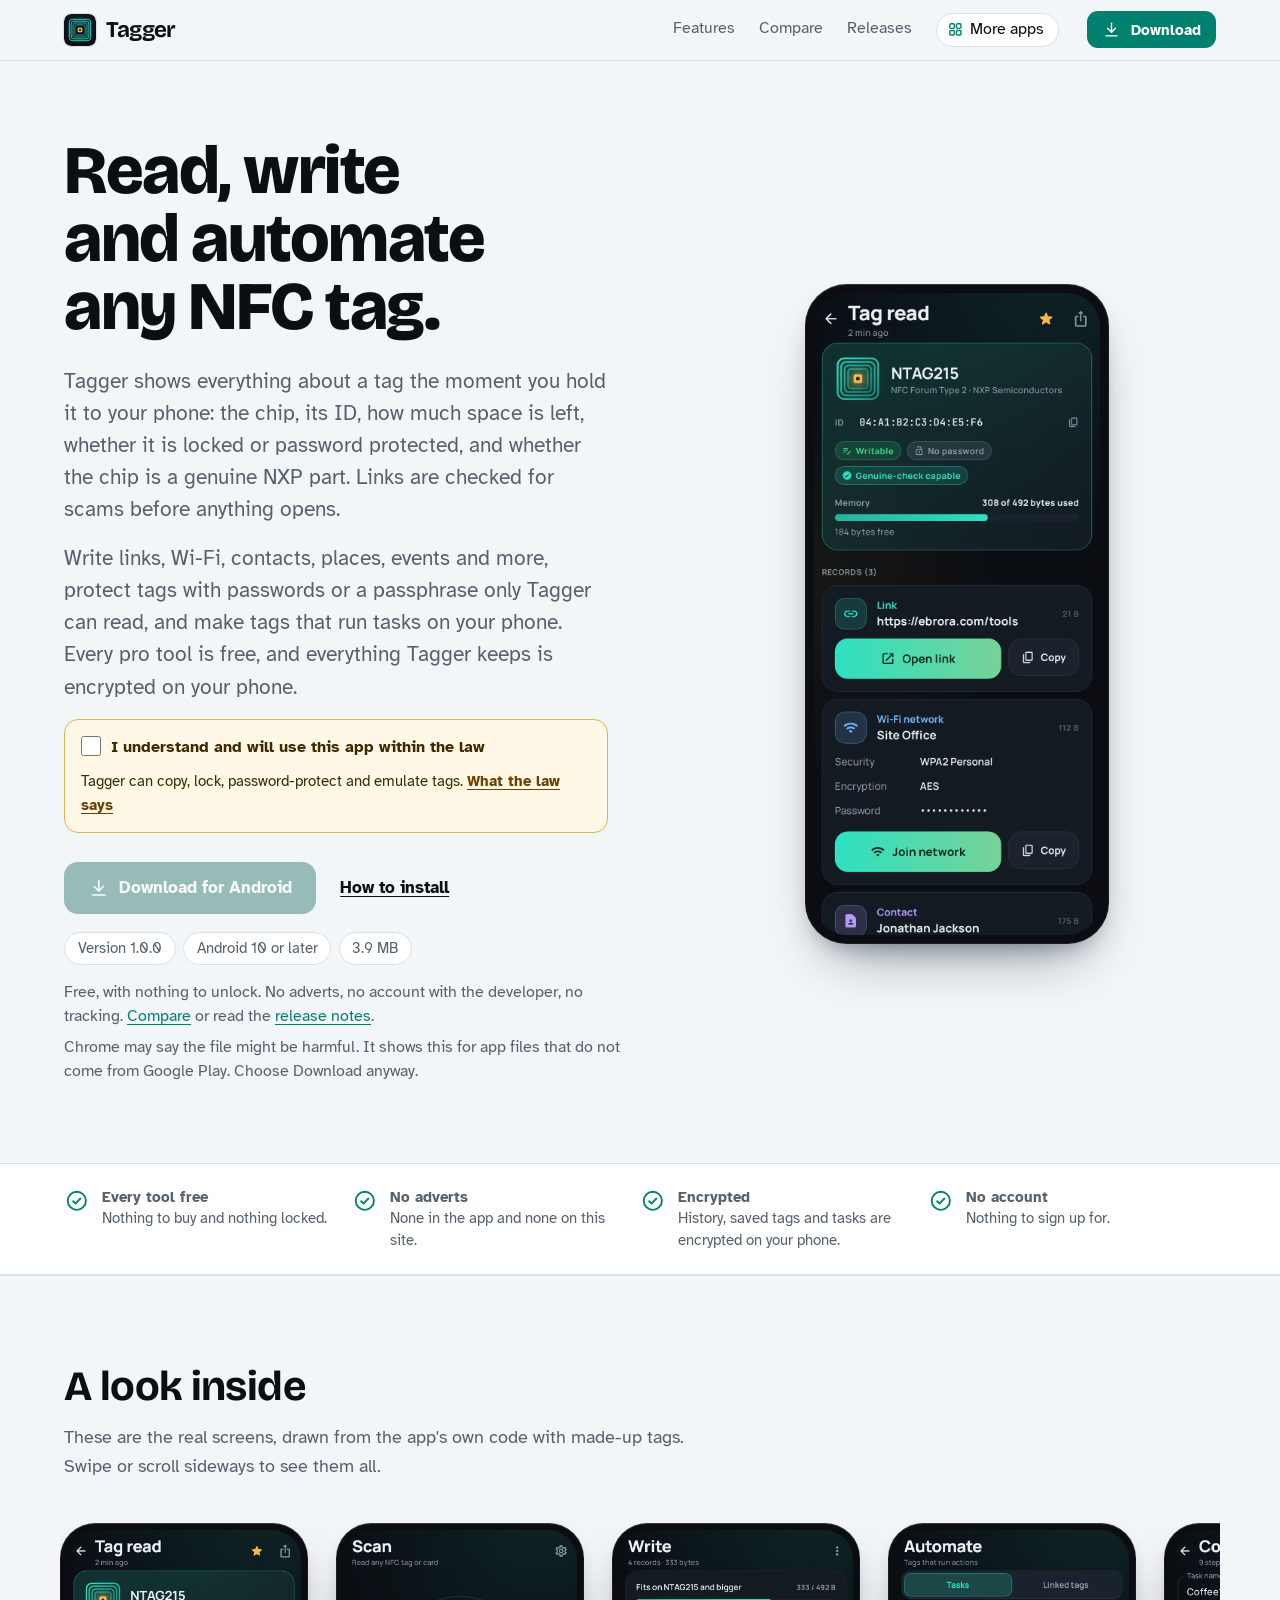
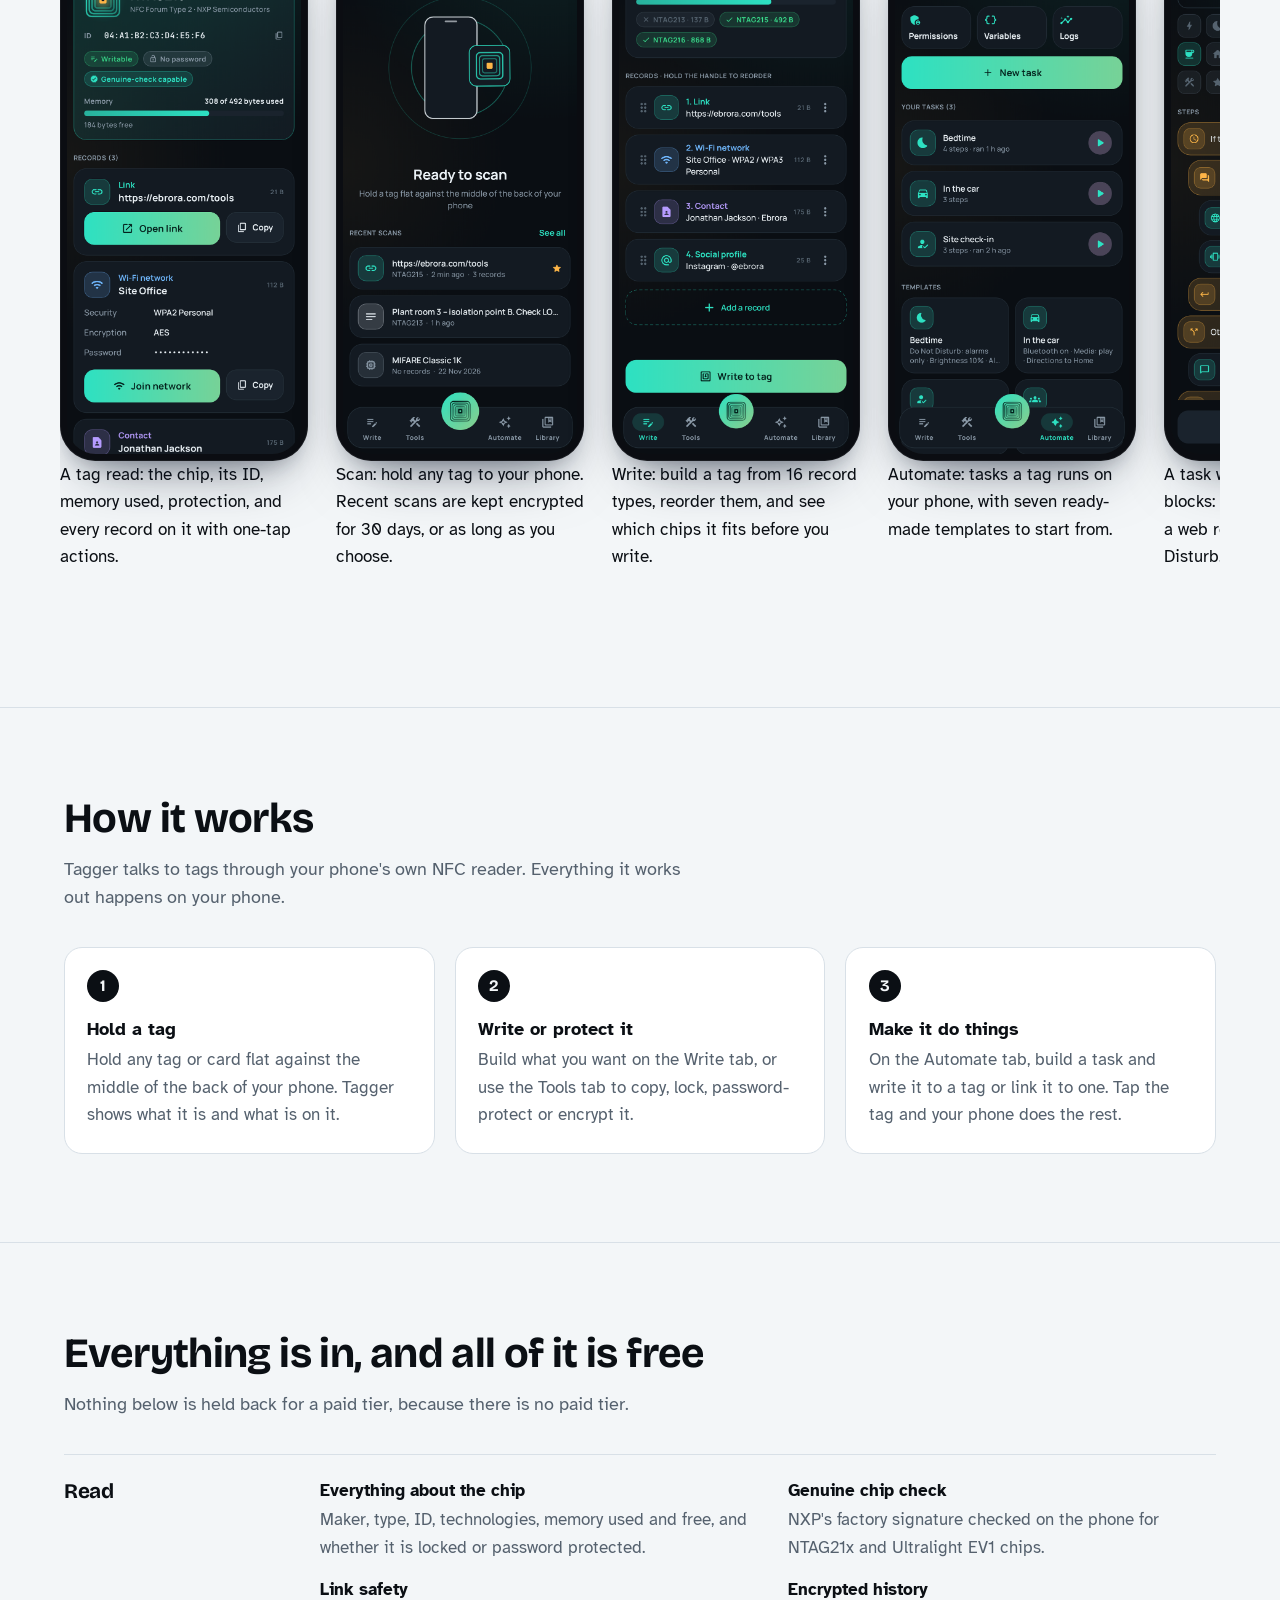
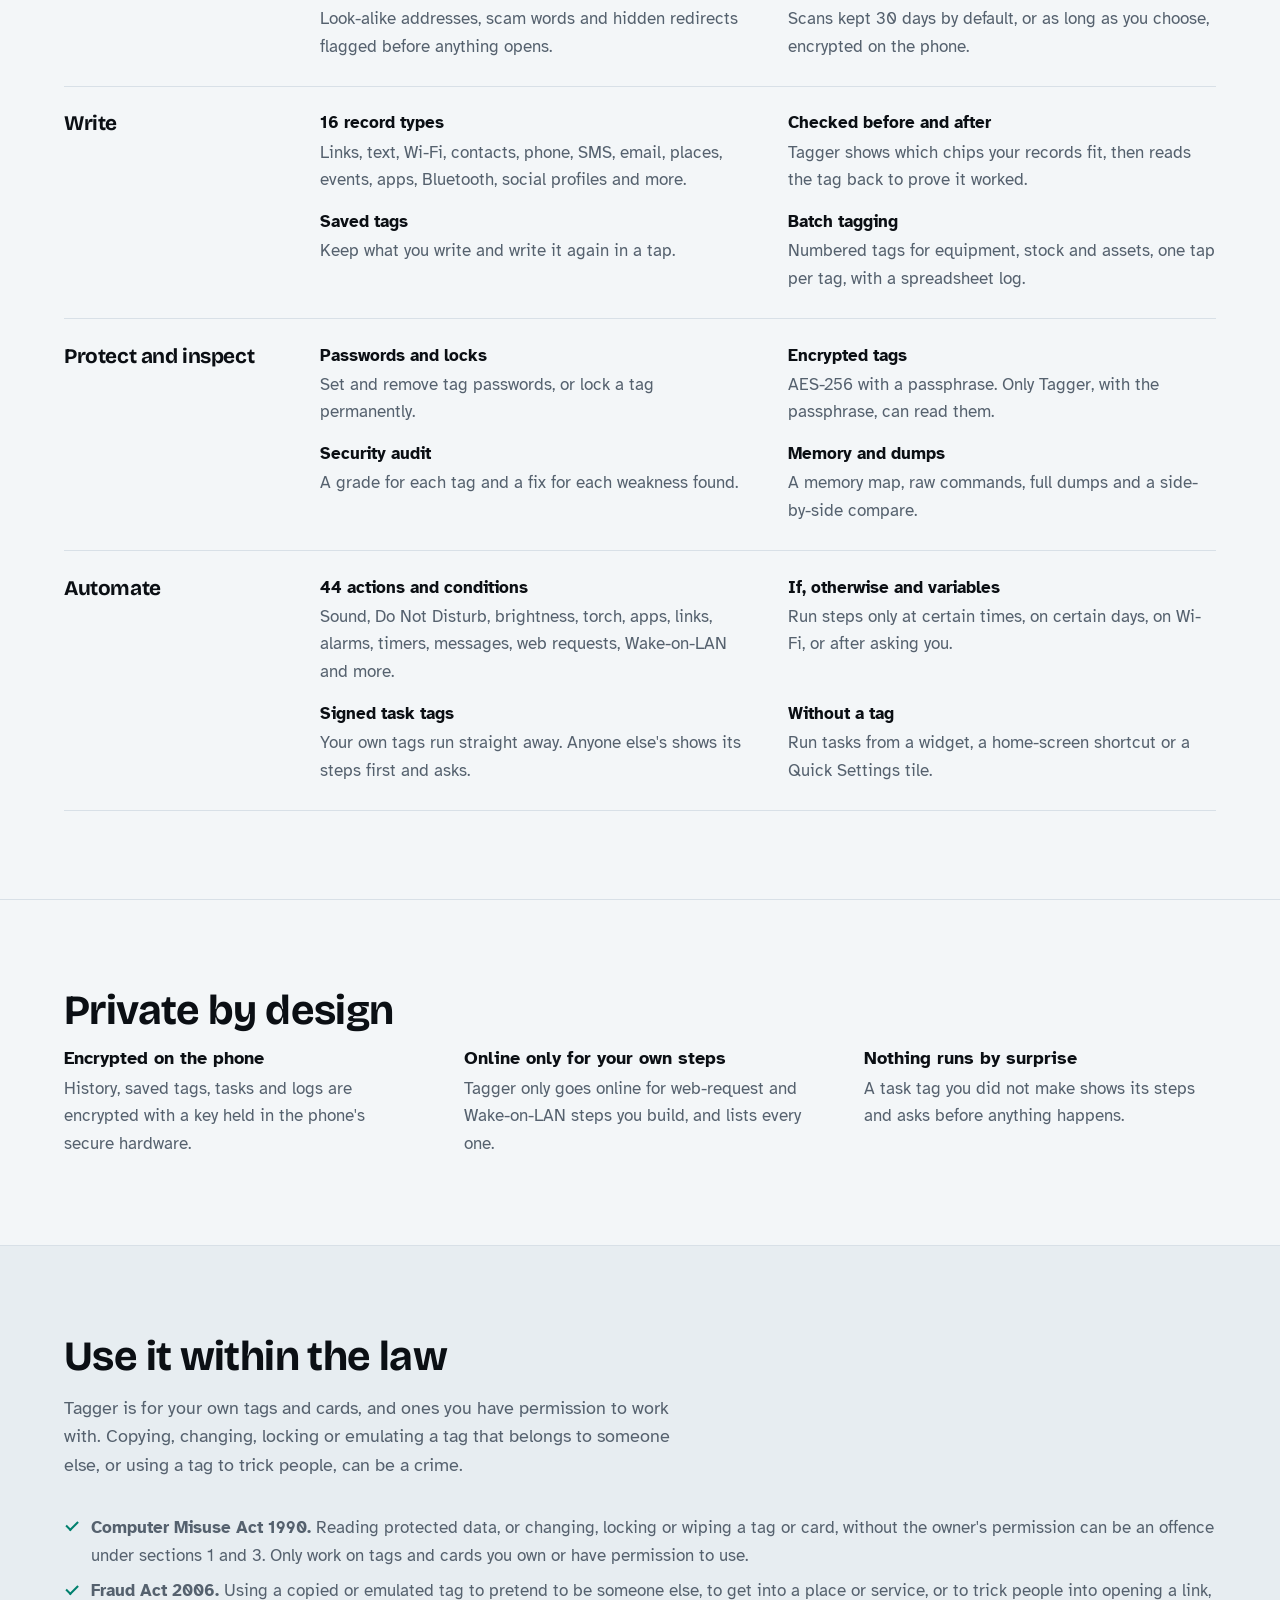
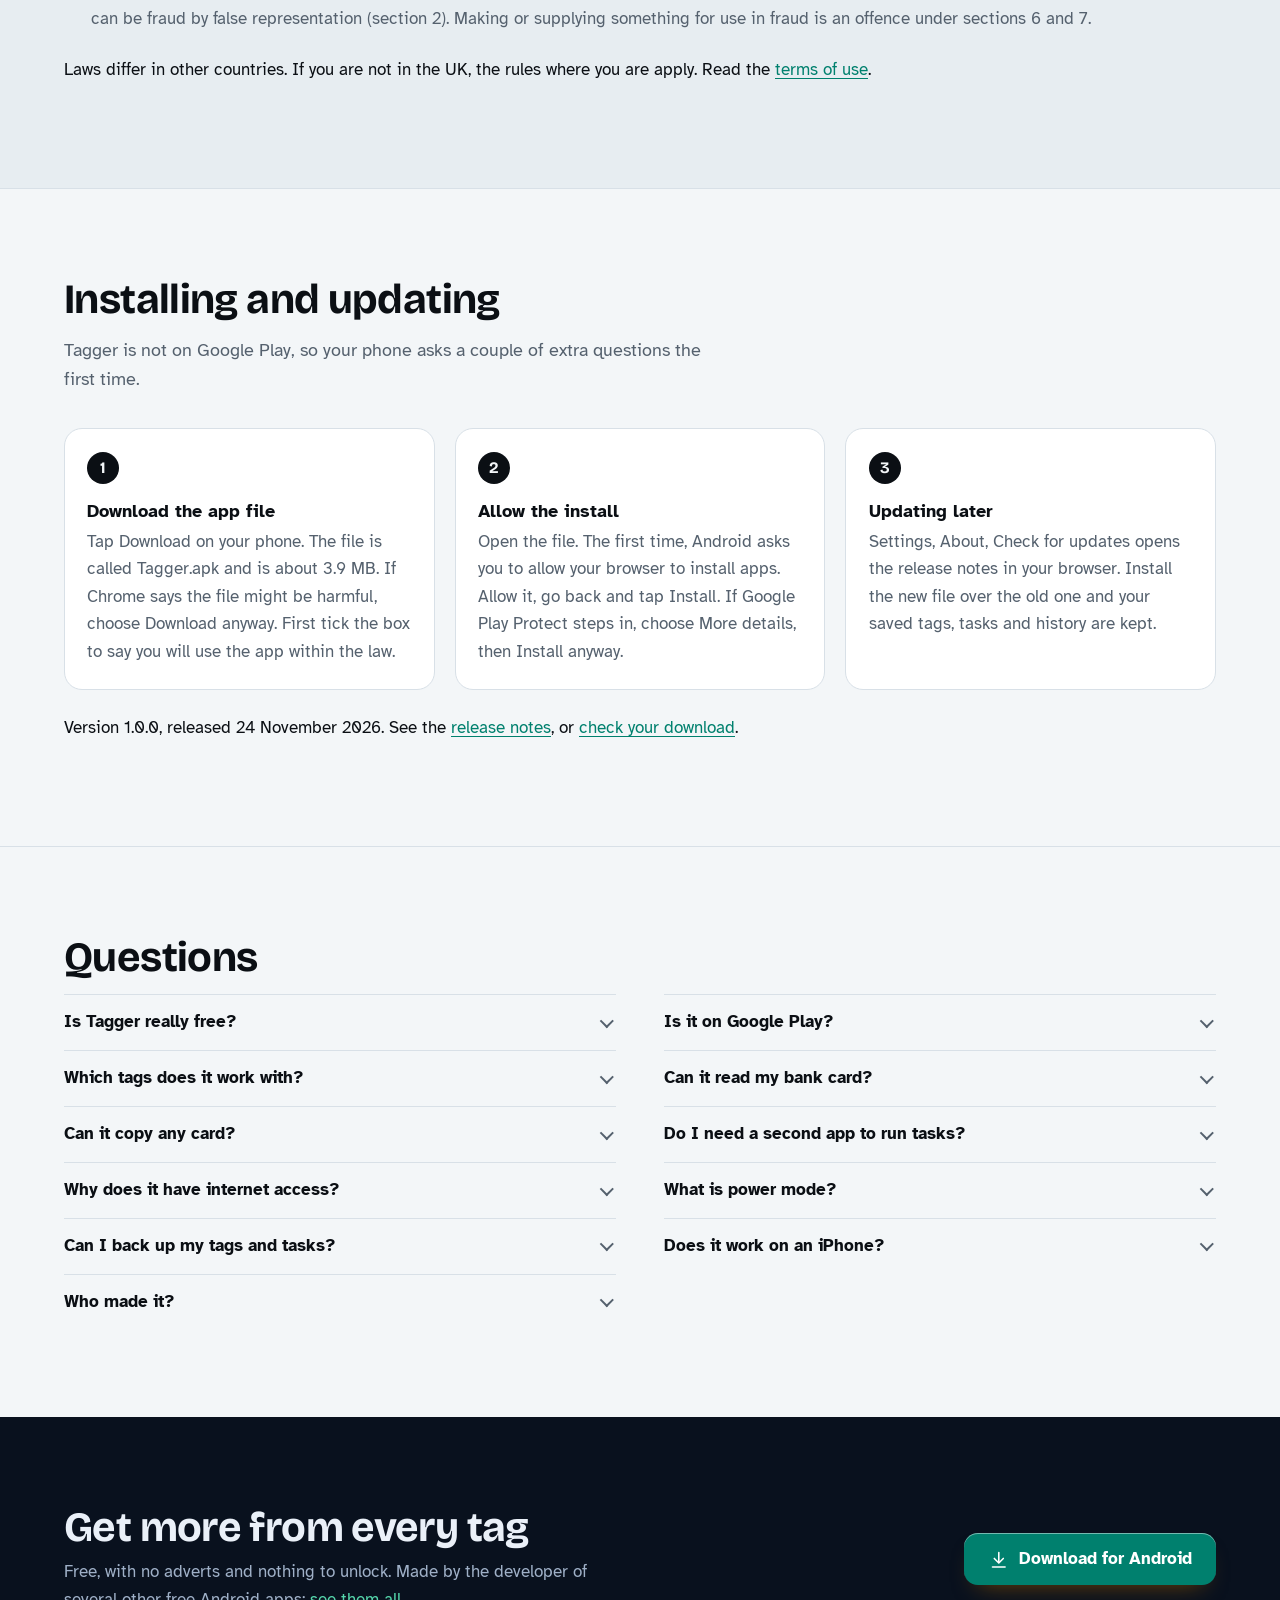
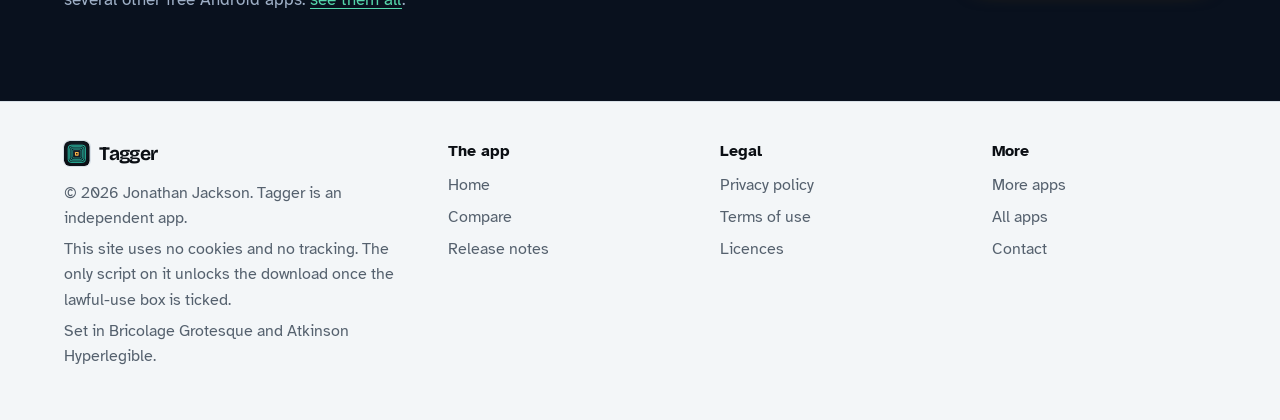
<file: index.html>
<!DOCTYPE html>
<html lang="en-GB">
<head>
<meta charset="utf-8">
<meta name="viewport" content="width=device-width, initial-scale=1">
<title>Tagger: a free, private NFC tag reader, writer and automation app for Android</title>
<meta name="description" content="Tagger reads, writes, protects and automates NFC tags in one app: chip details, a genuine-chip check, link safety checks, passwords, encrypted tags, a security audit, dumps, batch tagging and tags that run tasks on your phone. Encrypted, no adverts, no account.">
<meta name="author" content="Jonathan Jackson">
<link rel="canonical" href="https://customgpter.github.io/tagger/">
<meta name="theme-color" content="#f3f6f8" media="(prefers-color-scheme: light)">
<meta name="theme-color" content="#080b10" media="(prefers-color-scheme: dark)">
<meta property="og:type" content="website">
<meta property="og:site_name" content="Tagger">
<meta property="og:title" content="Tagger: a free, private NFC tag reader, writer and automation app for Android">
<meta property="og:description" content="Tagger reads, writes, protects and automates NFC tags in one app: chip details, a genuine-chip check, link safety checks, passwords, encrypted tags, a security audit, dumps, batch tagging and tags that run tasks on your phone. Encrypted, no adverts, no account.">
<meta property="og:url" content="https://customgpter.github.io/tagger/">
<meta property="og:image" content="https://customgpter.github.io/tagger/assets/og.png">
<meta property="og:image:width" content="1200">
<meta property="og:image:height" content="630">
<meta property="og:image:alt" content="Tagger&#x27;s tag screen: an NTAG215 with its ID, memory used, and the link, Wi-Fi network and contact stored on it">
<meta property="og:locale" content="en_GB">
<meta name="twitter:card" content="summary_large_image">
<link rel="icon" href="./assets/favicon.svg" type="image/svg+xml">
<link rel="apple-touch-icon" href="./assets/apple-touch-icon.png">
<link rel="preload" href="./assets/fonts/bricolage-grotesque-latin.woff2" as="font" type="font/woff2" crossorigin>
<link rel="preload" href="./assets/fonts/atkinson-hyperlegible-latin-400-normal.woff2" as="font" type="font/woff2" crossorigin>
<link rel="stylesheet" href="./assets/site.css?v=1">
<link rel="stylesheet" href="./assets/house.css?v=1">
<link rel="stylesheet" href="./assets/apps-list.css?v=1">
<script src="./assets/apps-list.js?v=1" defer></script>
<script type="application/ld+json">{"@context":"https://schema.org","@type":"SoftwareApplication","name":"Tagger","url":"https://customgpter.github.io/tagger/","description":"Tagger reads, writes, protects and automates NFC tags in one app: chip details, a genuine-chip check, link safety checks, passwords, encrypted tags, a security audit, dumps, batch tagging and tags that run tasks on your phone. Encrypted, no adverts, no account.","applicationCategory":"UtilitiesApplication","operatingSystem":"Android 10 or later","softwareVersion":"1.0.0","downloadUrl":"https://github.com/CustomGPTer/tagger/releases/latest/download/Tagger.apk","releaseNotes":"https://customgpter.github.io/tagger/releases.html","offers":{"@type":"Offer","price":"0","priceCurrency":"GBP"},"inLanguage":"en-GB","image":"https://customgpter.github.io/tagger/assets/og.png","featureList":["Everything about the chip","Genuine chip check","Link safety","Encrypted history","16 record types","Checked before and after","Saved tags","Batch tagging","Passwords and locks","Encrypted tags","Security audit","Memory and dumps"],"author":{"@type":"Person","name":"Jonathan Jackson"}}</script>
<script type="application/ld+json">{"@context":"https://schema.org","@type":"FAQPage","mainEntity":[{"@type":"Question","name":"Is Tagger really free?","acceptedAnswer":{"@type":"Answer","text":"Yes. There is no paid version, no subscription and no adverts, and every tool, including automation, is free."}},{"@type":"Question","name":"Is it on Google Play?","acceptedAnswer":{"@type":"Answer","text":"No. Tagger is a personal project and is downloaded from this site as an Android app file. It needs Android 10 or later and a phone with NFC."}},{"@type":"Question","name":"Which tags does it work with?","acceptedAnswer":{"@type":"Answer","text":"It reads any tag your phone can read. Writing works on all NDEF tags. Passwords, the memory map, dumps and formatting work on NTAG and Ultralight tags, the ones almost everyone uses."}},{"@type":"Question","name":"Can it read my bank card?","acceptedAnswer":{"@type":"Answer","text":"Only the public details any reader can see, such as the card type. Bank, transport and ID cards are protected, and Tagger does not try to get round that."}},{"@type":"Question","name":"Can it copy any card?","acceptedAnswer":{"@type":"Answer","text":"No. Tagger copies what is stored on a tag to another tag, but a chip's own ID cannot be copied, and it does not crack MIFARE Classic keys."}},{"@type":"Question","name":"Do I need a second app to run tasks?","acceptedAnswer":{"@type":"Answer","text":"No. Reading, writing and automation are all in Tagger."}},{"@type":"Question","name":"Why does it have internet access?","acceptedAnswer":{"@type":"Answer","text":"Only for web-request and Wake-on-LAN steps you build into your own tasks. Every request is listed in Automate, Logs, Network. Nothing else goes online."}},{"@type":"Question","name":"What is power mode?","acceptedAnswer":{"@type":"Answer","text":"Android does not let apps switch Wi-Fi, Bluetooth, mobile data or flight mode by themselves, so Tagger opens Android's own switch for you. With the free Shizuku app, power mode switches them silently. It is optional."}},{"@type":"Question","name":"Can I back up my tags and tasks?","acceptedAnswer":{"@type":"Answer","text":"Yes. Settings, Backup saves an encrypted file, protected with a password you choose, wherever you pick."}},{"@type":"Question","name":"Does it work on an iPhone?","acceptedAnswer":{"@type":"Answer","text":"No. Tagger is for Android phones and tablets only."}},{"@type":"Question","name":"Who made it?","acceptedAnswer":{"@type":"Answer","text":"Tagger is made by Jonathan Jackson, an independent developer in the United Kingdom."}}]}</script>
</head>
<body>
<a class="skip" href="#main">Skip to content</a>
<header class="masthead">
<div class="wrap">
<a class="brand" href="./" aria-label="Tagger home"><svg viewBox="0 0 108 108" aria-hidden="true"><defs><radialGradient id="tgg" cx="54" cy="40" r="80" gradientUnits="userSpaceOnUse"><stop offset="0" stop-color="#17222E"/><stop offset="1" stop-color="#080B10"/></radialGradient></defs><rect width="108" height="108" rx="24" fill="url(#tgg)"/><g transform="translate(54 54) scale(1.25) translate(-54 -54)"><rect x="25" y="25" width="58" height="58" rx="9.5" fill="none" stroke="#2DE1C2" stroke-opacity="1" stroke-width="2.6"/><rect x="30" y="30" width="48" height="48" rx="7.6" fill="none" stroke="#2DE1C2" stroke-opacity=".9" stroke-width="2.6"/><rect x="35" y="35" width="38" height="38" rx="5.8" fill="none" stroke="#2DE1C2" stroke-opacity=".75" stroke-width="2.6"/><rect x="40" y="40" width="28" height="28" rx="4.2" fill="none" stroke="#2DE1C2" stroke-opacity=".6" stroke-width="2.6"/><rect x="47.8" y="47.8" width="12.4" height="12.4" rx="2.2" fill="#FFB547"/><rect x="51.6" y="51.6" width="4.8" height="4.8" rx="0.9" fill="#0B0F14"/></g></svg><span>Tagger</span></a>
<nav aria-label="Main"><ul><li><a href="./#features">Features</a></li><li><a href="./compare.html">Compare</a></li><li><a href="./releases.html">Releases</a></li><li><a class="more-apps" href="./more-apps.html"><svg class="ico" viewBox="0 0 24 24" aria-hidden="true"><rect x="4" y="4" width="6.5" height="6.5" rx="1.6"/><rect x="13.5" y="4" width="6.5" height="6.5" rx="1.6"/><rect x="4" y="13.5" width="6.5" height="6.5" rx="1.6"/><rect x="13.5" y="13.5" width="6.5" height="6.5" rx="1.6"/></svg>More apps</a></li></ul></nav>
<a class="button small" href="./#download"><svg class="ico" viewBox="0 0 24 24" aria-hidden="true"><path d="M12 4v11"/><path d="M7 10.5l5 5 5-5"/><path d="M5 20h14"/></svg>Download</a>
</div>
</header>
<main id="main">
<div class="hero">
<div class="wrap hero-grid">
<div class="hero-copy">
<h1>Read, write and automate any NFC tag.</h1>
<p class="lede">Tagger shows everything about a tag the moment you hold it to your phone: the chip, its ID, how much space is left, whether it is locked or password protected, and whether the chip is a genuine NXP part. Links are checked for scams before anything opens.</p><p class="lede">Write links, Wi-Fi, contacts, places, events and more, protect tags with passwords or a passphrase only Tagger can read, and make tags that run tasks on your phone. Every pro tool is free, and everything Tagger keeps is encrypted on your phone.</p>

<div class="gate-scope"><div class="law-box" data-gate><label><input type="checkbox"> I understand and will use this app within the law</label><p>Tagger can copy, lock, password-protect and emulate tags. <a href="terms.html#law">What the law says</a></p><noscript><p>Turn on JavaScript to tick the box and download.</p></noscript></div><p class="get" id="download"><a class="button" data-href="https://github.com/CustomGPTer/tagger/releases/latest/download/Tagger.apk" aria-disabled="true" role="link" tabindex="-1"><svg class="ico" viewBox="0 0 24 24" aria-hidden="true"><path d="M12 4v11"/><path d="M7 10.5l5 5 5-5"/><path d="M5 20h14"/></svg>Download for Android</a><a class="aside" href="#install">How to install</a></p></div>
<ul class="pills"><li>Version 1.0.0</li><li>Android 10 or later</li><li>3.9 MB</li></ul>
<p class="facts">Free, with nothing to unlock. No adverts, no account with the developer, no tracking. <a href="compare.html">Compare</a> or read the <a href="releases.html">release notes</a>.</p>
<p class="facts">Chrome may say the file might be harmful. It shows this for app files that do not come from Google Play. Choose Download anyway.</p>
</div>
<div class="hero-phone"><div class="phone"><img src="./assets/screens/tag.png" alt="A tag read: the chip, its ID, memory used, protection, and every record on it with one-tap actions." width="393" height="852" fetchpriority="high"></div></div>
</div>
</div>

<section class="promises" aria-label="In short">
<div class="wrap"><ul><li><svg class="ico" viewBox="0 0 24 24" aria-hidden="true"><circle cx="12" cy="12" r="8.5"/><path d="M8.6 12.4l2.3 2.3 4.5-4.9"/></svg><span><b>Every tool free</b><span>Nothing to buy and nothing locked.</span></span></li><li><svg class="ico" viewBox="0 0 24 24" aria-hidden="true"><circle cx="12" cy="12" r="8.5"/><path d="M8.6 12.4l2.3 2.3 4.5-4.9"/></svg><span><b>No adverts</b><span>None in the app and none on this site.</span></span></li><li><svg class="ico" viewBox="0 0 24 24" aria-hidden="true"><circle cx="12" cy="12" r="8.5"/><path d="M8.6 12.4l2.3 2.3 4.5-4.9"/></svg><span><b>Encrypted</b><span>History, saved tags and tasks are encrypted on your phone.</span></span></li><li><svg class="ico" viewBox="0 0 24 24" aria-hidden="true"><circle cx="12" cy="12" r="8.5"/><path d="M8.6 12.4l2.3 2.3 4.5-4.9"/></svg><span><b>No account</b><span>Nothing to sign up for.</span></span></li></ul></div>
</section>

<section id="screens" aria-labelledby="screens-h">
<div class="wrap">
<h2 id="screens-h">A look inside</h2>
<p class="intro">These are the real screens, drawn from the app&#x27;s own code with made-up tags. Swipe or scroll sideways to see them all.</p>
<div class="gallery" tabindex="0" role="region" aria-label="Screens from Tagger"><figure class="shot"><div class="phone"><img src="./assets/screens/tag.png" alt="A tag read: the chip, its ID, memory used, protection, and every record on it with one-tap actions." width="393" height="852" loading="eager" decoding="async"></div><figcaption>A tag read: the chip, its ID, memory used, protection, and every record on it with one-tap actions.</figcaption></figure><figure class="shot"><div class="phone"><img src="./assets/screens/scan.png" alt="Scan: hold any tag to your phone. Recent scans are kept encrypted for 30 days, or as long as you choose." width="393" height="852" loading="eager" decoding="async"></div><figcaption>Scan: hold any tag to your phone. Recent scans are kept encrypted for 30 days, or as long as you choose.</figcaption></figure><figure class="shot"><div class="phone"><img src="./assets/screens/write.png" alt="Write: build a tag from 16 record types, reorder them, and see which chips it fits before you write." width="393" height="852" loading="eager" decoding="async"></div><figcaption>Write: build a tag from 16 record types, reorder them, and see which chips it fits before you write.</figcaption></figure><figure class="shot"><div class="phone"><img src="./assets/screens/automate.png" alt="Automate: tasks a tag runs on your phone, with seven ready-made templates to start from." width="393" height="852" loading="eager" decoding="async"></div><figcaption>Automate: tasks a tag runs on your phone, with seven ready-made templates to start from.</figcaption></figure><figure class="shot"><div class="phone"><img src="./assets/screens/task.png" alt="A task with if and otherwise blocks: time windows, a question, a web request and Do Not Disturb." width="393" height="852" loading="eager" decoding="async"></div><figcaption>A task with if and otherwise blocks: time windows, a question, a web request and Do Not Disturb.</figcaption></figure><figure class="shot"><div class="phone"><img src="./assets/screens/tools.png" alt="Tools: copy, erase, format, lock, passwords, encrypted tags, genuine check, audit, memory map, dumps, batch, QR and emulation." width="393" height="852" loading="eager" decoding="async"></div><figcaption>Tools: copy, erase, format, lock, passwords, encrypted tags, genuine check, audit, memory map, dumps, batch, QR and emulation.</figcaption></figure><figure class="shot"><div class="phone"><img src="./assets/screens/audit.png" alt="Security audit: a grade for the tag, what makes it easy to tamper with, and the fix for each." width="393" height="852" loading="eager" decoding="async"></div><figcaption>Security audit: a grade for the tag, what makes it easy to tamper with, and the fix for each.</figcaption></figure><figure class="shot"><div class="phone"><img src="./assets/screens/genuine.png" alt="Genuine chip check: NXP&#x27;s factory signature tested on the phone, to spot copies and look-alike chips." width="393" height="852" loading="eager" decoding="async"></div><figcaption>Genuine chip check: NXP&#x27;s factory signature tested on the phone, to spot copies and look-alike chips.</figcaption></figure><figure class="shot"><div class="phone"><img src="./assets/screens/link.png" alt="Link check: look-alike addresses and scam words are flagged before a link opens." width="393" height="852" loading="eager" decoding="async"></div><figcaption>Link check: look-alike addresses and scam words are flagged before a link opens.</figcaption></figure><figure class="shot"><div class="phone"><img src="./assets/screens/encrypt.png" alt="Encrypted tag: content locked with AES-256 and a passphrase. Other apps only see scrambled data." width="393" height="852" loading="eager" decoding="async"></div><figcaption>Encrypted tag: content locked with AES-256 and a passphrase. Other apps only see scrambled data.</figcaption></figure><figure class="shot"><div class="phone"><img src="./assets/screens/daylight.png" alt="Daylight theme. Tagger also has Graphite, Midnight and Match phone." width="393" height="852" loading="eager" decoding="async"></div><figcaption>Daylight theme. Tagger also has Graphite, Midnight and Match phone.</figcaption></figure></div>
</div>
</section>

<section id="how" aria-labelledby="how-h">
<div class="wrap">
<h2 id="how-h">How it works</h2>
<p class="intro">Tagger talks to tags through your phone's own NFC reader. Everything it works out happens on your phone.</p>
<ol class="steps"><li><h3>Hold a tag</h3><p>Hold any tag or card flat against the middle of the back of your phone. Tagger shows what it is and what is on it.</p></li><li><h3>Write or protect it</h3><p>Build what you want on the Write tab, or use the Tools tab to copy, lock, password-protect or encrypt it.</p></li><li><h3>Make it do things</h3><p>On the Automate tab, build a task and write it to a tag or link it to one. Tap the tag and your phone does the rest.</p></li></ol>
</div>
</section>

<section id="features" aria-labelledby="features-h">
<div class="wrap">
<h2 id="features-h">Everything is in, and all of it is free</h2>
<p class="intro">Nothing below is held back for a paid tier, because there is no paid tier.</p>
<div class="groups"><div class="group"><h3>Read</h3><dl><div><dt>Everything about the chip</dt><dd>Maker, type, ID, technologies, memory used and free, and whether it is locked or password protected.</dd></div><div><dt>Genuine chip check</dt><dd>NXP's factory signature checked on the phone for NTAG21x and Ultralight EV1 chips.</dd></div><div><dt>Link safety</dt><dd>Look-alike addresses, scam words and hidden redirects flagged before anything opens.</dd></div><div><dt>Encrypted history</dt><dd>Scans kept 30 days by default, or as long as you choose, encrypted on the phone.</dd></div></dl></div><div class="group"><h3>Write</h3><dl><div><dt>16 record types</dt><dd>Links, text, Wi-Fi, contacts, phone, SMS, email, places, events, apps, Bluetooth, social profiles and more.</dd></div><div><dt>Checked before and after</dt><dd>Tagger shows which chips your records fit, then reads the tag back to prove it worked.</dd></div><div><dt>Saved tags</dt><dd>Keep what you write and write it again in a tap.</dd></div><div><dt>Batch tagging</dt><dd>Numbered tags for equipment, stock and assets, one tap per tag, with a spreadsheet log.</dd></div></dl></div><div class="group"><h3>Protect and inspect</h3><dl><div><dt>Passwords and locks</dt><dd>Set and remove tag passwords, or lock a tag permanently.</dd></div><div><dt>Encrypted tags</dt><dd>AES-256 with a passphrase. Only Tagger, with the passphrase, can read them.</dd></div><div><dt>Security audit</dt><dd>A grade for each tag and a fix for each weakness found.</dd></div><div><dt>Memory and dumps</dt><dd>A memory map, raw commands, full dumps and a side-by-side compare.</dd></div></dl></div><div class="group"><h3>Automate</h3><dl><div><dt>44 actions and conditions</dt><dd>Sound, Do Not Disturb, brightness, torch, apps, links, alarms, timers, messages, web requests, Wake-on-LAN and more.</dd></div><div><dt>If, otherwise and variables</dt><dd>Run steps only at certain times, on certain days, on Wi-Fi, or after asking you.</dd></div><div><dt>Signed task tags</dt><dd>Your own tags run straight away. Anyone else's shows its steps first and asks.</dd></div><div><dt>Without a tag</dt><dd>Run tasks from a widget, a home-screen shortcut or a Quick Settings tile.</dd></div></dl></div></div>
</div>
</section>

<section id="privacy" aria-labelledby="privacy-h">
<div class="wrap">
<h2 id="privacy-h">Private by design</h2>
<ul class="plain"><li><h3>Encrypted on the phone</h3><p>History, saved tags, tasks and logs are encrypted with a key held in the phone's secure hardware.</p></li><li><h3>Online only for your own steps</h3><p>Tagger only goes online for web-request and Wake-on-LAN steps you build, and lists every one.</p></li><li><h3>Nothing runs by surprise</h3><p>A task tag you did not make shows its steps and asks before anything happens.</p></li></ul>
</div>
</section>

<section id="law" aria-labelledby="law-h" class="law-band">
<div class="wrap">
<h2 id="law-h">Use it within the law</h2>
<p class="intro">Tagger is for your own tags and cards, and ones you have permission to work with. Copying, changing, locking or emulating a tag that belongs to someone else, or using a tag to trick people, can be a crime.</p>
<ul class="ticks"><li><b>Computer Misuse Act 1990.</b> Reading protected data, or changing, locking or wiping a tag or card, without the owner's permission can be an offence under sections 1 and 3. Only work on tags and cards you own or have permission to use.</li><li><b>Fraud Act 2006.</b> Using a copied or emulated tag to pretend to be someone else, to get into a place or service, or to trick people into opening a link, can be fraud by false representation (section 2). Making or supplying something for use in fraud is an offence under sections 6 and 7.</li></ul>
<p class="after-table">Laws differ in other countries. If you are not in the UK, the rules where you are apply. Read the <a href="terms.html#law">terms of use</a>.</p>
</div>
</section>
<section id="install" aria-labelledby="install-h">
<div class="wrap">
<h2 id="install-h">Installing and updating</h2>
<p class="intro">Tagger is not on Google Play, so your phone asks a couple of extra questions the first time.</p>
<ol class="steps"><li><h3>Download the app file</h3><p>Tap Download on your phone. The file is called Tagger.apk and is about 3.9 MB. If Chrome says the file might be harmful, choose Download anyway. First tick the box to say you will use the app within the law.</p></li><li><h3>Allow the install</h3><p>Open the file. The first time, Android asks you to allow your browser to install apps. Allow it, go back and tap Install. If Google Play Protect steps in, choose More details, then Install anyway.</p></li><li><h3>Updating later</h3><p>Settings, About, Check for updates opens the release notes in your browser. Install the new file over the old one and your saved tags, tasks and history are kept.</p></li></ol>
<p class="after-table">Version 1.0.0, released 24 November 2026. See the <a href="releases.html">release notes</a>, or <a href="releases.html#checking">check your download</a>.</p>
</div>
</section>

<section id="questions" aria-labelledby="questions-h">
<div class="wrap">
<h2 id="questions-h">Questions</h2>
<div class="faq"><details><summary>Is Tagger really free?</summary><p>Yes. There is no paid version, no subscription and no adverts, and every tool, including automation, is free.</p></details><details><summary>Is it on Google Play?</summary><p>No. Tagger is a personal project and is downloaded from this site as an Android app file. It needs Android 10 or later and a phone with NFC.</p></details><details><summary>Which tags does it work with?</summary><p>It reads any tag your phone can read. Writing works on all NDEF tags. Passwords, the memory map, dumps and formatting work on NTAG and Ultralight tags, the ones almost everyone uses.</p></details><details><summary>Can it read my bank card?</summary><p>Only the public details any reader can see, such as the card type. Bank, transport and ID cards are protected, and Tagger does not try to get round that.</p></details><details><summary>Can it copy any card?</summary><p>No. Tagger copies what is stored on a tag to another tag, but a chip's own ID cannot be copied, and it does not crack MIFARE Classic keys.</p></details><details><summary>Do I need a second app to run tasks?</summary><p>No. Reading, writing and automation are all in Tagger.</p></details><details><summary>Why does it have internet access?</summary><p>Only for web-request and Wake-on-LAN steps you build into your own tasks. Every request is listed in Automate, Logs, Network. Nothing else goes online.</p></details><details><summary>What is power mode?</summary><p>Android does not let apps switch Wi-Fi, Bluetooth, mobile data or flight mode by themselves, so Tagger opens Android's own switch for you. With the free Shizuku app, power mode switches them silently. It is optional.</p></details><details><summary>Can I back up my tags and tasks?</summary><p>Yes. Settings, Backup saves an encrypted file, protected with a password you choose, wherever you pick.</p></details><details><summary>Does it work on an iPhone?</summary><p>No. Tagger is for Android phones and tablets only.</p></details><details><summary>Who made it?</summary><p>Tagger is made by Jonathan Jackson, an independent developer in the United Kingdom.</p></details></div>
</div>
</section>

<section class="closing" aria-labelledby="closing-h">
<div class="wrap">
<div><h2 id="closing-h">Get more from every tag</h2><p>Free, with no adverts and nothing to unlock. Made by the developer of several other free Android apps: <a href="more-apps.html">see them all</a>.</p></div>
<a class="button" href="./#download"><svg class="ico" viewBox="0 0 24 24" aria-hidden="true"><path d="M12 4v11"/><path d="M7 10.5l5 5 5-5"/><path d="M5 20h14"/></svg>Download for Android</a>
</div>
</section>
</main>
<footer class="colophon">
<div class="wrap">
<div>
<a class="brand" href="./" aria-label="Tagger home"><svg viewBox="0 0 108 108" aria-hidden="true"><defs><radialGradient id="tgg" cx="54" cy="40" r="80" gradientUnits="userSpaceOnUse"><stop offset="0" stop-color="#17222E"/><stop offset="1" stop-color="#080B10"/></radialGradient></defs><rect width="108" height="108" rx="24" fill="url(#tgg)"/><g transform="translate(54 54) scale(1.25) translate(-54 -54)"><rect x="25" y="25" width="58" height="58" rx="9.5" fill="none" stroke="#2DE1C2" stroke-opacity="1" stroke-width="2.6"/><rect x="30" y="30" width="48" height="48" rx="7.6" fill="none" stroke="#2DE1C2" stroke-opacity=".9" stroke-width="2.6"/><rect x="35" y="35" width="38" height="38" rx="5.8" fill="none" stroke="#2DE1C2" stroke-opacity=".75" stroke-width="2.6"/><rect x="40" y="40" width="28" height="28" rx="4.2" fill="none" stroke="#2DE1C2" stroke-opacity=".6" stroke-width="2.6"/><rect x="47.8" y="47.8" width="12.4" height="12.4" rx="2.2" fill="#FFB547"/><rect x="51.6" y="51.6" width="4.8" height="4.8" rx="0.9" fill="#0B0F14"/></g></svg><span>Tagger</span></a>
<p>&copy; 2026 Jonathan Jackson. Tagger is an independent app.</p>
<p>This site uses no cookies and no tracking. The only script on it unlocks the download once the lawful-use box is ticked.</p>
<p>Set in Bricolage Grotesque and Atkinson Hyperlegible.</p>
</div>
<nav aria-label="The app"><h2>The app</h2><ul>
<li><a href="./">Home</a></li>
<li><a href="./compare.html">Compare</a></li>
<li><a href="./releases.html">Release notes</a></li>

</ul></nav>
<nav aria-label="Legal"><h2>Legal</h2><ul>
<li><a href="./privacy.html">Privacy policy</a></li>
<li><a href="./terms.html">Terms of use</a></li>
<li><a href="./licences.html">Licences</a></li>
</ul></nav>
<nav aria-label="More"><h2>More</h2><ul>
<li><a href="./more-apps.html">More apps</a></li>
<li><a href="https://customgpter.github.io/">All apps</a></li>
<li><a href="https://github.com/CustomGPTer/tagger/issues">Contact</a></li>
</ul></nav>
</div>
</footer>
</body>
</html>
</file>
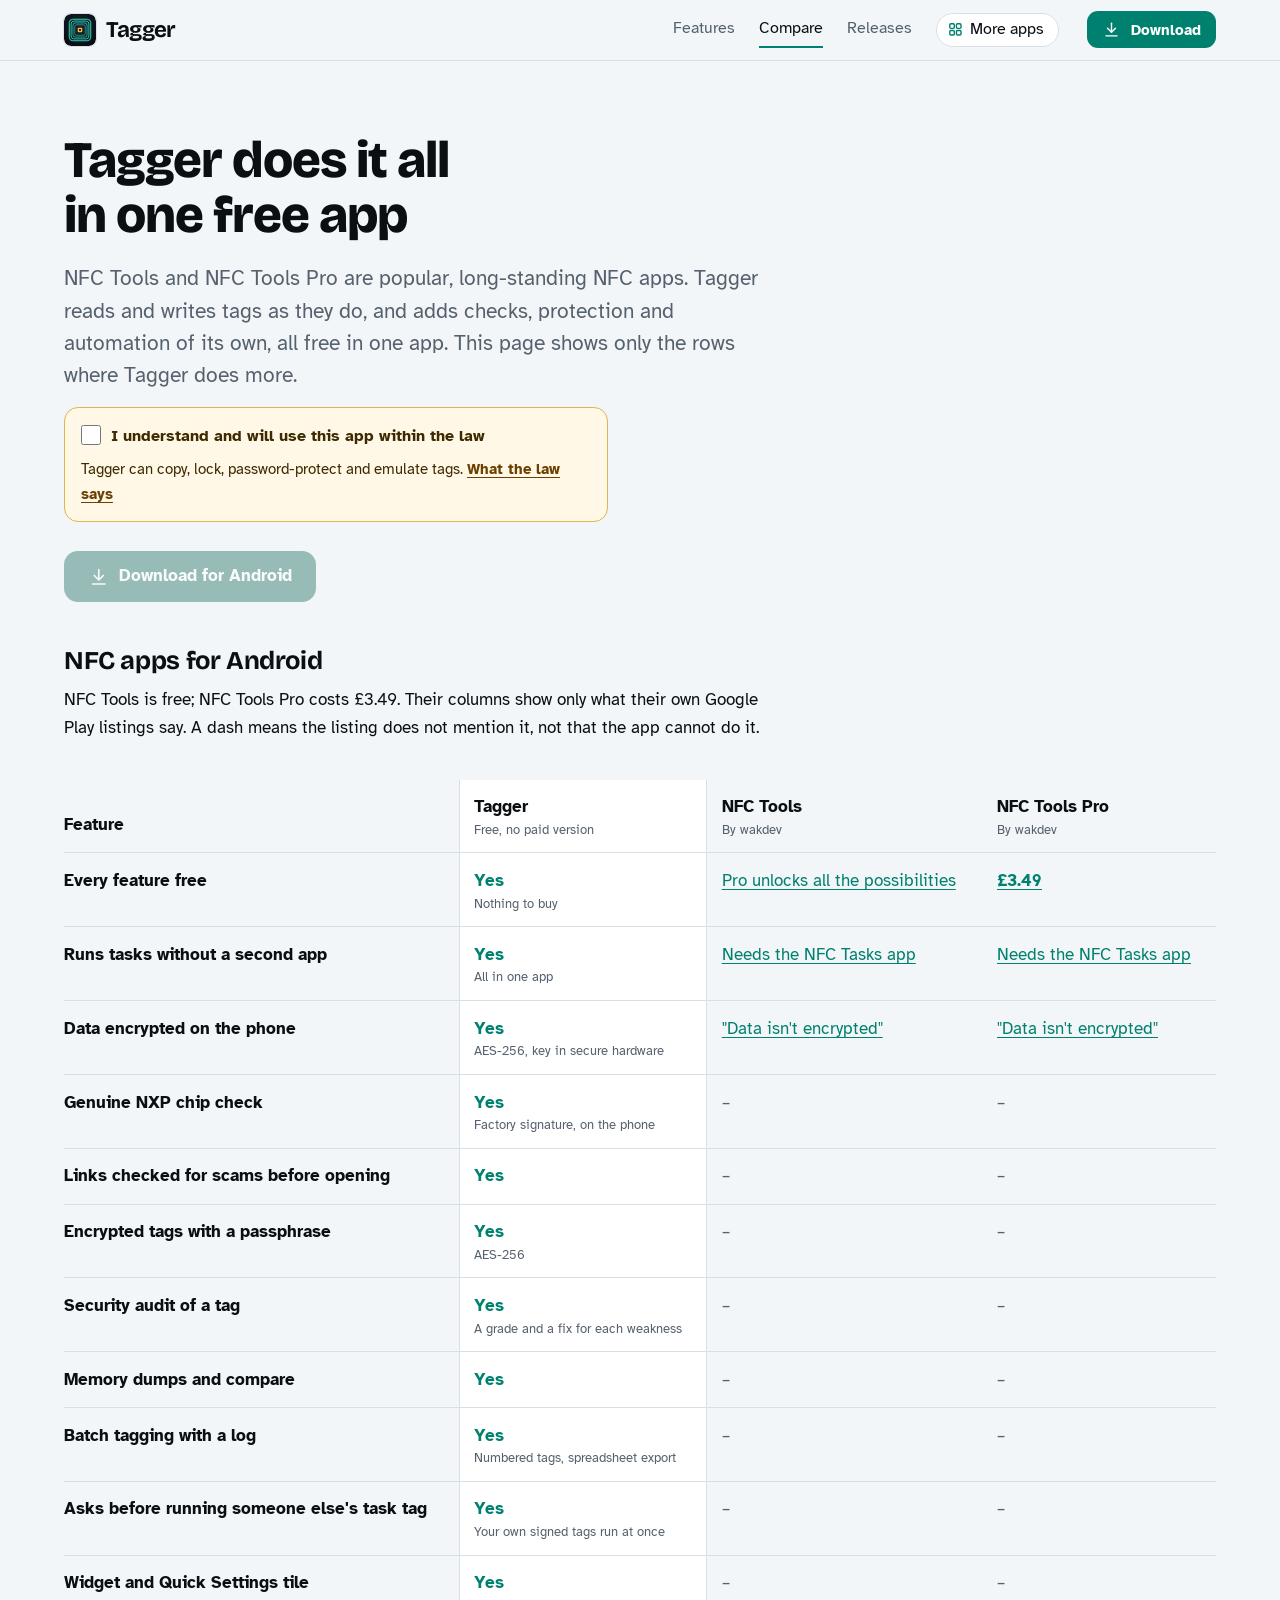
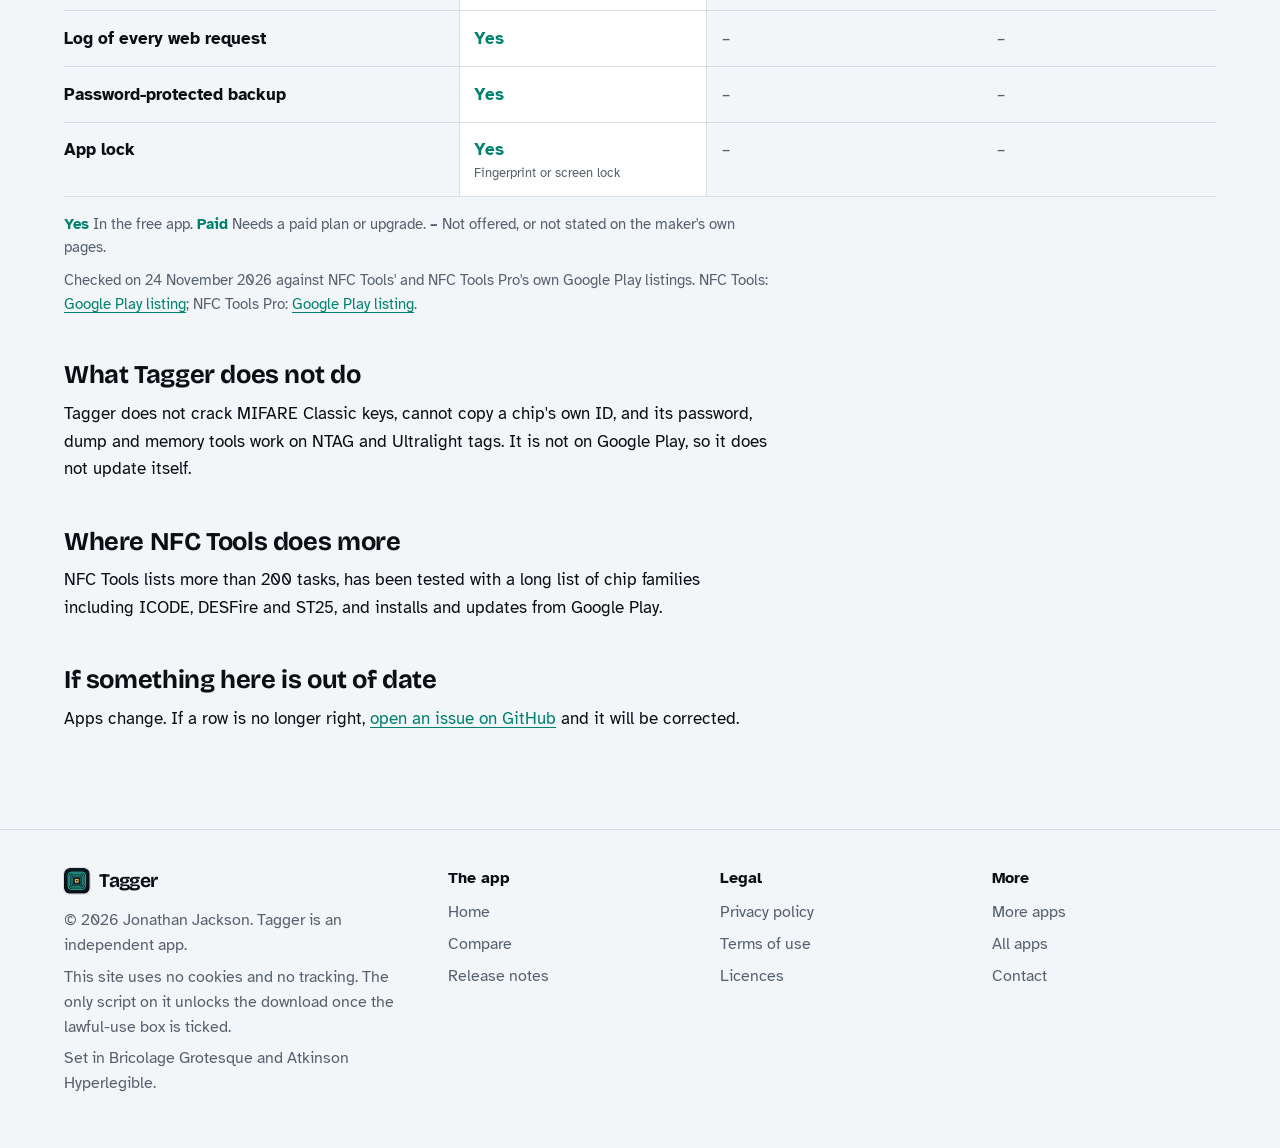
<file: compare.html>
<!DOCTYPE html>
<html lang="en-GB">
<head>
<meta charset="utf-8">
<meta name="viewport" content="width=device-width, initial-scale=1">
<title>Tagger compared with NFC Tools</title>
<meta name="description" content="How Tagger compares with NFC Tools and NFC Tools Pro, row by row, with each claim linked to their own Google Play listings.">
<meta name="author" content="Jonathan Jackson">
<link rel="canonical" href="https://customgpter.github.io/tagger/compare.html">
<meta name="theme-color" content="#f3f6f8" media="(prefers-color-scheme: light)">
<meta name="theme-color" content="#080b10" media="(prefers-color-scheme: dark)">
<meta property="og:type" content="website">
<meta property="og:site_name" content="Tagger">
<meta property="og:title" content="Tagger compared with NFC Tools">
<meta property="og:description" content="How Tagger compares with NFC Tools and NFC Tools Pro, row by row, with each claim linked to their own Google Play listings.">
<meta property="og:url" content="https://customgpter.github.io/tagger/compare.html">
<meta property="og:image" content="https://customgpter.github.io/tagger/assets/og.png">
<meta property="og:image:width" content="1200">
<meta property="og:image:height" content="630">
<meta property="og:image:alt" content="Tagger&#x27;s tag screen: an NTAG215 with its ID, memory used, and the link, Wi-Fi network and contact stored on it">
<meta property="og:locale" content="en_GB">
<meta name="twitter:card" content="summary_large_image">
<link rel="icon" href="./assets/favicon.svg" type="image/svg+xml">
<link rel="apple-touch-icon" href="./assets/apple-touch-icon.png">
<link rel="preload" href="./assets/fonts/bricolage-grotesque-latin.woff2" as="font" type="font/woff2" crossorigin>
<link rel="preload" href="./assets/fonts/atkinson-hyperlegible-latin-400-normal.woff2" as="font" type="font/woff2" crossorigin>
<link rel="stylesheet" href="./assets/site.css?v=1">
<link rel="stylesheet" href="./assets/house.css?v=1">
<link rel="stylesheet" href="./assets/apps-list.css?v=1">
<script src="./assets/apps-list.js?v=1" defer></script>
</head>
<body>
<a class="skip" href="#main">Skip to content</a>
<header class="masthead">
<div class="wrap">
<a class="brand" href="./" aria-label="Tagger home"><svg viewBox="0 0 108 108" aria-hidden="true"><defs><radialGradient id="tgg" cx="54" cy="40" r="80" gradientUnits="userSpaceOnUse"><stop offset="0" stop-color="#17222E"/><stop offset="1" stop-color="#080B10"/></radialGradient></defs><rect width="108" height="108" rx="24" fill="url(#tgg)"/><g transform="translate(54 54) scale(1.25) translate(-54 -54)"><rect x="25" y="25" width="58" height="58" rx="9.5" fill="none" stroke="#2DE1C2" stroke-opacity="1" stroke-width="2.6"/><rect x="30" y="30" width="48" height="48" rx="7.6" fill="none" stroke="#2DE1C2" stroke-opacity=".9" stroke-width="2.6"/><rect x="35" y="35" width="38" height="38" rx="5.8" fill="none" stroke="#2DE1C2" stroke-opacity=".75" stroke-width="2.6"/><rect x="40" y="40" width="28" height="28" rx="4.2" fill="none" stroke="#2DE1C2" stroke-opacity=".6" stroke-width="2.6"/><rect x="47.8" y="47.8" width="12.4" height="12.4" rx="2.2" fill="#FFB547"/><rect x="51.6" y="51.6" width="4.8" height="4.8" rx="0.9" fill="#0B0F14"/></g></svg><span>Tagger</span></a>
<nav aria-label="Main"><ul><li><a href="./#features">Features</a></li><li><a href="./compare.html" aria-current="page">Compare</a></li><li><a href="./releases.html">Releases</a></li><li><a class="more-apps" href="./more-apps.html"><svg class="ico" viewBox="0 0 24 24" aria-hidden="true"><rect x="4" y="4" width="6.5" height="6.5" rx="1.6"/><rect x="13.5" y="4" width="6.5" height="6.5" rx="1.6"/><rect x="4" y="13.5" width="6.5" height="6.5" rx="1.6"/><rect x="13.5" y="13.5" width="6.5" height="6.5" rx="1.6"/></svg>More apps</a></li></ul></nav>
<a class="button small" href="./#download"><svg class="ico" viewBox="0 0 24 24" aria-hidden="true"><path d="M12 4v11"/><path d="M7 10.5l5 5 5-5"/><path d="M5 20h14"/></svg>Download</a>
</div>
</header>
<main id="main" class="doc">
<div class="wrap">
<div class="measure">
<h1>Tagger does it all in one free app</h1>
<p class="lede">NFC Tools and NFC Tools Pro are popular, long-standing NFC apps. Tagger reads and writes tags as they do, and adds checks, protection and automation of its own, all free in one app. This page shows only the rows where Tagger does more.</p>
<div class="gate-scope"><div class="law-box" data-gate><label><input type="checkbox"> I understand and will use this app within the law</label><p>Tagger can copy, lock, password-protect and emulate tags. <a href="terms.html#law">What the law says</a></p><noscript><p>Turn on JavaScript to tick the box and download.</p></noscript></div><p class="get"><a class="button" data-href="https://github.com/CustomGPTer/tagger/releases/latest/download/Tagger.apk" aria-disabled="true" role="link" tabindex="-1"><svg class="ico" viewBox="0 0 24 24" aria-hidden="true"><path d="M12 4v11"/><path d="M7 10.5l5 5 5-5"/><path d="M5 20h14"/></svg>Download for Android</a></p></div>
<h2 id="table">NFC apps for Android</h2>
<p>NFC Tools is free; NFC Tools Pro costs £3.49. Their columns show only what their own Google Play listings say. A dash means the listing does not mention it, not that the app cannot do it.</p>
</div>
<div class="scroll">
<table class="cmp">
<thead><tr><th scope="col">Feature</th><th scope="col" class="ours">Tagger<small>Free, no paid version</small></th><th scope="col">NFC Tools<small>By wakdev</small></th><th scope="col">NFC Tools Pro<small>By wakdev</small></th></tr></thead>
<tbody>
<tr><th scope="row">Every feature free</th><td class="yes ours"><span class="app">Tagger</span><span class="v">Yes<small>Nothing to buy</small></span></td><td class="na"><span class="app">NFC Tools</span><span class="v"><a href="https://play.google.com/store/apps/details?id=com.wakdev.nfctools.pro&hl=en_GB">Pro unlocks all the possibilities</a></span></td><td class="pay"><span class="app">NFC Tools Pro</span><span class="v"><a href="https://play.google.com/store/apps/details?id=com.wakdev.nfctools.pro&hl=en_GB">£3.49</a></span></td></tr>
<tr><th scope="row">Runs tasks without a second app</th><td class="yes ours"><span class="app">Tagger</span><span class="v">Yes<small>All in one app</small></span></td><td class="na"><span class="app">NFC Tools</span><span class="v"><a href="https://play.google.com/store/apps/details?id=com.wakdev.wdnfc&hl=en_GB">Needs the NFC Tasks app</a></span></td><td class="na"><span class="app">NFC Tools Pro</span><span class="v"><a href="https://play.google.com/store/apps/details?id=com.wakdev.nfctools.pro&hl=en_GB">Needs the NFC Tasks app</a></span></td></tr>
<tr><th scope="row">Data encrypted on the phone</th><td class="yes ours"><span class="app">Tagger</span><span class="v">Yes<small>AES-256, key in secure hardware</small></span></td><td class="na"><span class="app">NFC Tools</span><span class="v"><a href="https://play.google.com/store/apps/details?id=com.wakdev.wdnfc&hl=en_GB">"Data isn't encrypted"</a></span></td><td class="na"><span class="app">NFC Tools Pro</span><span class="v"><a href="https://play.google.com/store/apps/details?id=com.wakdev.nfctools.pro&hl=en_GB">"Data isn't encrypted"</a></span></td></tr>
<tr><th scope="row">Genuine NXP chip check</th><td class="yes ours"><span class="app">Tagger</span><span class="v">Yes<small>Factory signature, on the phone</small></span></td><td class="na"><span class="app">NFC Tools</span><span class="v">&ndash;</span></td><td class="na"><span class="app">NFC Tools Pro</span><span class="v">&ndash;</span></td></tr>
<tr><th scope="row">Links checked for scams before opening</th><td class="yes ours"><span class="app">Tagger</span><span class="v">Yes</span></td><td class="na"><span class="app">NFC Tools</span><span class="v">&ndash;</span></td><td class="na"><span class="app">NFC Tools Pro</span><span class="v">&ndash;</span></td></tr>
<tr><th scope="row">Encrypted tags with a passphrase</th><td class="yes ours"><span class="app">Tagger</span><span class="v">Yes<small>AES-256</small></span></td><td class="na"><span class="app">NFC Tools</span><span class="v">&ndash;</span></td><td class="na"><span class="app">NFC Tools Pro</span><span class="v">&ndash;</span></td></tr>
<tr><th scope="row">Security audit of a tag</th><td class="yes ours"><span class="app">Tagger</span><span class="v">Yes<small>A grade and a fix for each weakness</small></span></td><td class="na"><span class="app">NFC Tools</span><span class="v">&ndash;</span></td><td class="na"><span class="app">NFC Tools Pro</span><span class="v">&ndash;</span></td></tr>
<tr><th scope="row">Memory dumps and compare</th><td class="yes ours"><span class="app">Tagger</span><span class="v">Yes</span></td><td class="na"><span class="app">NFC Tools</span><span class="v">&ndash;</span></td><td class="na"><span class="app">NFC Tools Pro</span><span class="v">&ndash;</span></td></tr>
<tr><th scope="row">Batch tagging with a log</th><td class="yes ours"><span class="app">Tagger</span><span class="v">Yes<small>Numbered tags, spreadsheet export</small></span></td><td class="na"><span class="app">NFC Tools</span><span class="v">&ndash;</span></td><td class="na"><span class="app">NFC Tools Pro</span><span class="v">&ndash;</span></td></tr>
<tr><th scope="row">Asks before running someone else&#x27;s task tag</th><td class="yes ours"><span class="app">Tagger</span><span class="v">Yes<small>Your own signed tags run at once</small></span></td><td class="na"><span class="app">NFC Tools</span><span class="v">&ndash;</span></td><td class="na"><span class="app">NFC Tools Pro</span><span class="v">&ndash;</span></td></tr>
<tr><th scope="row">Widget and Quick Settings tile</th><td class="yes ours"><span class="app">Tagger</span><span class="v">Yes</span></td><td class="na"><span class="app">NFC Tools</span><span class="v">&ndash;</span></td><td class="na"><span class="app">NFC Tools Pro</span><span class="v">&ndash;</span></td></tr>
<tr><th scope="row">Log of every web request</th><td class="yes ours"><span class="app">Tagger</span><span class="v">Yes</span></td><td class="na"><span class="app">NFC Tools</span><span class="v">&ndash;</span></td><td class="na"><span class="app">NFC Tools Pro</span><span class="v">&ndash;</span></td></tr>
<tr><th scope="row">Password-protected backup</th><td class="yes ours"><span class="app">Tagger</span><span class="v">Yes</span></td><td class="na"><span class="app">NFC Tools</span><span class="v">&ndash;</span></td><td class="na"><span class="app">NFC Tools Pro</span><span class="v">&ndash;</span></td></tr>
<tr><th scope="row">App lock</th><td class="yes ours"><span class="app">Tagger</span><span class="v">Yes<small>Fingerprint or screen lock</small></span></td><td class="na"><span class="app">NFC Tools</span><span class="v">&ndash;</span></td><td class="na"><span class="app">NFC Tools Pro</span><span class="v">&ndash;</span></td></tr>
</tbody>
</table>
</div>
<div class="measure">
<p class="key"><strong class="yes">Yes</strong> In the free app. <strong class="pay">Paid</strong> Needs a paid plan or upgrade. <strong>&ndash;</strong> Not offered, or not stated on the maker's own pages.</p>
<p class="key">Checked on 24 November 2026 against NFC Tools' and NFC Tools Pro's own Google Play listings. NFC Tools: <a href="https://play.google.com/store/apps/details?id=com.wakdev.wdnfc&hl=en_GB">Google Play listing</a>; NFC Tools Pro: <a href="https://play.google.com/store/apps/details?id=com.wakdev.nfctools.pro&hl=en_GB">Google Play listing</a>.</p>
<h2>What Tagger does not do</h2><p>Tagger does not crack MIFARE Classic keys, cannot copy a chip's own ID, and its password, dump and memory tools work on NTAG and Ultralight tags. It is not on Google Play, so it does not update itself.</p><h2>Where NFC Tools does more</h2><p>NFC Tools lists more than 200 tasks, has been tested with a long list of chip families including ICODE, DESFire and ST25, and installs and updates from Google Play.</p>
<h2 id="wrong">If something here is out of date</h2>
<p>Apps change. If a row is no longer right, <a href="https://github.com/CustomGPTer/tagger/issues">open an issue on GitHub</a> and it will be corrected.</p>
</div>
</div>
</main>
<footer class="colophon">
<div class="wrap">
<div>
<a class="brand" href="./" aria-label="Tagger home"><svg viewBox="0 0 108 108" aria-hidden="true"><defs><radialGradient id="tgg" cx="54" cy="40" r="80" gradientUnits="userSpaceOnUse"><stop offset="0" stop-color="#17222E"/><stop offset="1" stop-color="#080B10"/></radialGradient></defs><rect width="108" height="108" rx="24" fill="url(#tgg)"/><g transform="translate(54 54) scale(1.25) translate(-54 -54)"><rect x="25" y="25" width="58" height="58" rx="9.5" fill="none" stroke="#2DE1C2" stroke-opacity="1" stroke-width="2.6"/><rect x="30" y="30" width="48" height="48" rx="7.6" fill="none" stroke="#2DE1C2" stroke-opacity=".9" stroke-width="2.6"/><rect x="35" y="35" width="38" height="38" rx="5.8" fill="none" stroke="#2DE1C2" stroke-opacity=".75" stroke-width="2.6"/><rect x="40" y="40" width="28" height="28" rx="4.2" fill="none" stroke="#2DE1C2" stroke-opacity=".6" stroke-width="2.6"/><rect x="47.8" y="47.8" width="12.4" height="12.4" rx="2.2" fill="#FFB547"/><rect x="51.6" y="51.6" width="4.8" height="4.8" rx="0.9" fill="#0B0F14"/></g></svg><span>Tagger</span></a>
<p>&copy; 2026 Jonathan Jackson. Tagger is an independent app.</p>
<p>This site uses no cookies and no tracking. The only script on it unlocks the download once the lawful-use box is ticked.</p>
<p>Set in Bricolage Grotesque and Atkinson Hyperlegible.</p>
</div>
<nav aria-label="The app"><h2>The app</h2><ul>
<li><a href="./">Home</a></li>
<li><a href="./compare.html">Compare</a></li>
<li><a href="./releases.html">Release notes</a></li>

</ul></nav>
<nav aria-label="Legal"><h2>Legal</h2><ul>
<li><a href="./privacy.html">Privacy policy</a></li>
<li><a href="./terms.html">Terms of use</a></li>
<li><a href="./licences.html">Licences</a></li>
</ul></nav>
<nav aria-label="More"><h2>More</h2><ul>
<li><a href="./more-apps.html">More apps</a></li>
<li><a href="https://customgpter.github.io/">All apps</a></li>
<li><a href="https://github.com/CustomGPTer/tagger/issues">Contact</a></li>
</ul></nav>
</div>
</footer>
</body>
</html>
</file>
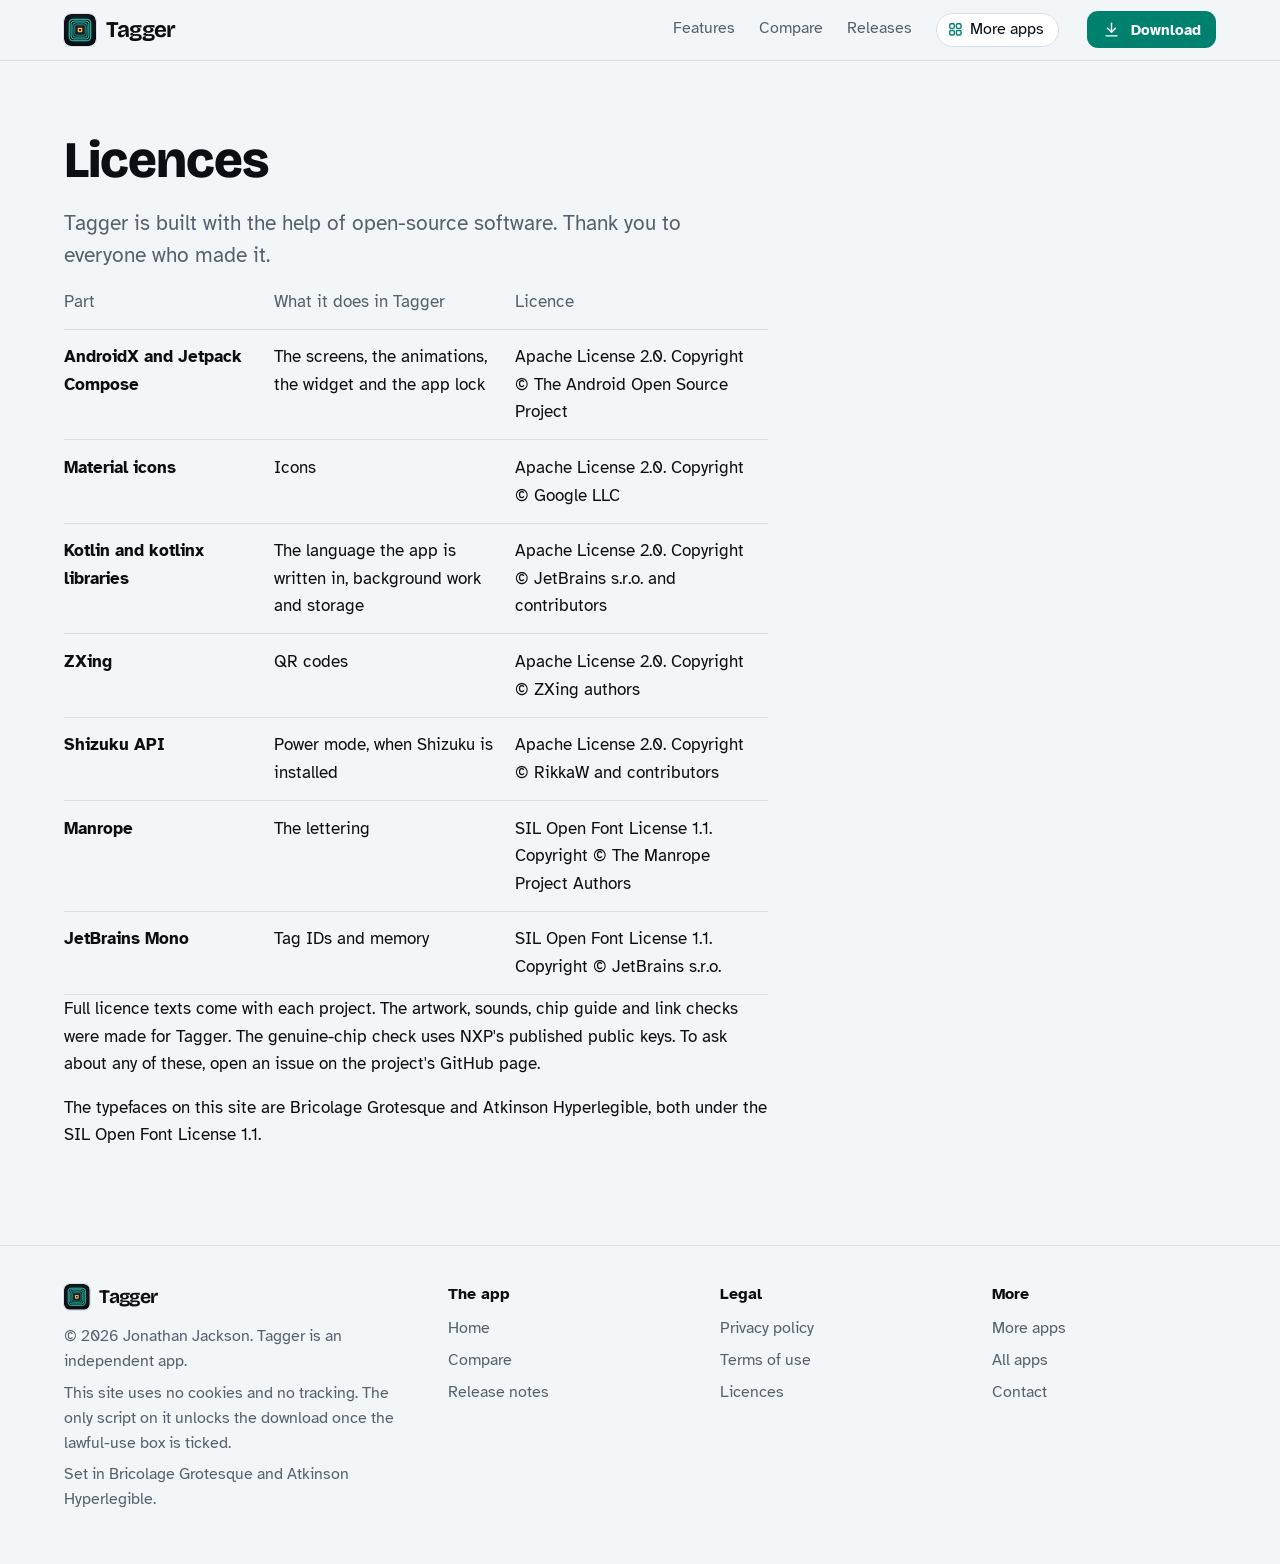
<file: licences.html>
<!DOCTYPE html>
<html lang="en-GB">
<head>
<meta charset="utf-8">
<meta name="viewport" content="width=device-width, initial-scale=1">
<title>Tagger licences</title>
<meta name="description" content="The open-source parts inside Tagger and their licences.">
<meta name="author" content="Jonathan Jackson">
<link rel="canonical" href="https://customgpter.github.io/tagger/licences.html">
<meta name="theme-color" content="#f3f6f8" media="(prefers-color-scheme: light)">
<meta name="theme-color" content="#080b10" media="(prefers-color-scheme: dark)">
<meta property="og:type" content="website">
<meta property="og:site_name" content="Tagger">
<meta property="og:title" content="Tagger licences">
<meta property="og:description" content="The open-source parts inside Tagger and their licences.">
<meta property="og:url" content="https://customgpter.github.io/tagger/licences.html">
<meta property="og:image" content="https://customgpter.github.io/tagger/assets/og.png">
<meta property="og:image:width" content="1200">
<meta property="og:image:height" content="630">
<meta property="og:image:alt" content="Tagger&#x27;s tag screen: an NTAG215 with its ID, memory used, and the link, Wi-Fi network and contact stored on it">
<meta property="og:locale" content="en_GB">
<meta name="twitter:card" content="summary_large_image">
<link rel="icon" href="./assets/favicon.svg" type="image/svg+xml">
<link rel="apple-touch-icon" href="./assets/apple-touch-icon.png">
<link rel="preload" href="./assets/fonts/bricolage-grotesque-latin.woff2" as="font" type="font/woff2" crossorigin>
<link rel="preload" href="./assets/fonts/atkinson-hyperlegible-latin-400-normal.woff2" as="font" type="font/woff2" crossorigin>
<link rel="stylesheet" href="./assets/site.css?v=1">
<link rel="stylesheet" href="./assets/house.css?v=1">
<link rel="stylesheet" href="./assets/apps-list.css?v=1">
<script src="./assets/apps-list.js?v=1" defer></script>
</head>
<body>
<a class="skip" href="#main">Skip to content</a>
<header class="masthead">
<div class="wrap">
<a class="brand" href="./" aria-label="Tagger home"><svg viewBox="0 0 108 108" aria-hidden="true"><defs><radialGradient id="tgg" cx="54" cy="40" r="80" gradientUnits="userSpaceOnUse"><stop offset="0" stop-color="#17222E"/><stop offset="1" stop-color="#080B10"/></radialGradient></defs><rect width="108" height="108" rx="24" fill="url(#tgg)"/><g transform="translate(54 54) scale(1.25) translate(-54 -54)"><rect x="25" y="25" width="58" height="58" rx="9.5" fill="none" stroke="#2DE1C2" stroke-opacity="1" stroke-width="2.6"/><rect x="30" y="30" width="48" height="48" rx="7.6" fill="none" stroke="#2DE1C2" stroke-opacity=".9" stroke-width="2.6"/><rect x="35" y="35" width="38" height="38" rx="5.8" fill="none" stroke="#2DE1C2" stroke-opacity=".75" stroke-width="2.6"/><rect x="40" y="40" width="28" height="28" rx="4.2" fill="none" stroke="#2DE1C2" stroke-opacity=".6" stroke-width="2.6"/><rect x="47.8" y="47.8" width="12.4" height="12.4" rx="2.2" fill="#FFB547"/><rect x="51.6" y="51.6" width="4.8" height="4.8" rx="0.9" fill="#0B0F14"/></g></svg><span>Tagger</span></a>
<nav aria-label="Main"><ul><li><a href="./#features">Features</a></li><li><a href="./compare.html">Compare</a></li><li><a href="./releases.html">Releases</a></li><li><a class="more-apps" href="./more-apps.html"><svg class="ico" viewBox="0 0 24 24" aria-hidden="true"><rect x="4" y="4" width="6.5" height="6.5" rx="1.6"/><rect x="13.5" y="4" width="6.5" height="6.5" rx="1.6"/><rect x="4" y="13.5" width="6.5" height="6.5" rx="1.6"/><rect x="13.5" y="13.5" width="6.5" height="6.5" rx="1.6"/></svg>More apps</a></li></ul></nav>
<a class="button small" href="./#download"><svg class="ico" viewBox="0 0 24 24" aria-hidden="true"><path d="M12 4v11"/><path d="M7 10.5l5 5 5-5"/><path d="M5 20h14"/></svg>Download</a>
</div>
</header>
<main id="main" class="doc">
<div class="wrap">
<div class="measure">
<h1>Licences</h1>
<p class="lede">Tagger is built with the help of open-source software. Thank you to everyone who made it.</p>
<div class="scroll"><table><thead><tr><th scope="col">Part</th><th scope="col">What it does in Tagger</th><th scope="col">Licence</th></tr></thead><tbody><tr><th scope="row">AndroidX and Jetpack Compose</th><td>The screens, the animations, the widget and the app lock</td><td>Apache License 2.0. Copyright &copy; The Android Open Source Project</td></tr><tr><th scope="row">Material icons</th><td>Icons</td><td>Apache License 2.0. Copyright &copy; Google LLC</td></tr><tr><th scope="row">Kotlin and kotlinx libraries</th><td>The language the app is written in, background work and storage</td><td>Apache License 2.0. Copyright &copy; JetBrains s.r.o. and contributors</td></tr><tr><th scope="row">ZXing</th><td>QR codes</td><td>Apache License 2.0. Copyright &copy; ZXing authors</td></tr><tr><th scope="row">Shizuku API</th><td>Power mode, when Shizuku is installed</td><td>Apache License 2.0. Copyright &copy; RikkaW and contributors</td></tr><tr><th scope="row">Manrope</th><td>The lettering</td><td>SIL Open Font License 1.1. Copyright &copy; The Manrope Project Authors</td></tr><tr><th scope="row">JetBrains Mono</th><td>Tag IDs and memory</td><td>SIL Open Font License 1.1. Copyright &copy; JetBrains s.r.o.</td></tr></tbody></table></div>
<p>Full licence texts come with each project. The artwork, sounds, chip guide and link checks were made for Tagger. The genuine-chip check uses NXP's published public keys. To ask about any of these, open an issue on the project's GitHub page.</p>
<p>The typefaces on this site are Bricolage Grotesque and Atkinson Hyperlegible, both under the SIL Open Font License 1.1.</p>
</div>
</div>
</main>
<footer class="colophon">
<div class="wrap">
<div>
<a class="brand" href="./" aria-label="Tagger home"><svg viewBox="0 0 108 108" aria-hidden="true"><defs><radialGradient id="tgg" cx="54" cy="40" r="80" gradientUnits="userSpaceOnUse"><stop offset="0" stop-color="#17222E"/><stop offset="1" stop-color="#080B10"/></radialGradient></defs><rect width="108" height="108" rx="24" fill="url(#tgg)"/><g transform="translate(54 54) scale(1.25) translate(-54 -54)"><rect x="25" y="25" width="58" height="58" rx="9.5" fill="none" stroke="#2DE1C2" stroke-opacity="1" stroke-width="2.6"/><rect x="30" y="30" width="48" height="48" rx="7.6" fill="none" stroke="#2DE1C2" stroke-opacity=".9" stroke-width="2.6"/><rect x="35" y="35" width="38" height="38" rx="5.8" fill="none" stroke="#2DE1C2" stroke-opacity=".75" stroke-width="2.6"/><rect x="40" y="40" width="28" height="28" rx="4.2" fill="none" stroke="#2DE1C2" stroke-opacity=".6" stroke-width="2.6"/><rect x="47.8" y="47.8" width="12.4" height="12.4" rx="2.2" fill="#FFB547"/><rect x="51.6" y="51.6" width="4.8" height="4.8" rx="0.9" fill="#0B0F14"/></g></svg><span>Tagger</span></a>
<p>&copy; 2026 Jonathan Jackson. Tagger is an independent app.</p>
<p>This site uses no cookies and no tracking. The only script on it unlocks the download once the lawful-use box is ticked.</p>
<p>Set in Bricolage Grotesque and Atkinson Hyperlegible.</p>
</div>
<nav aria-label="The app"><h2>The app</h2><ul>
<li><a href="./">Home</a></li>
<li><a href="./compare.html">Compare</a></li>
<li><a href="./releases.html">Release notes</a></li>

</ul></nav>
<nav aria-label="Legal"><h2>Legal</h2><ul>
<li><a href="./privacy.html">Privacy policy</a></li>
<li><a href="./terms.html">Terms of use</a></li>
<li><a href="./licences.html">Licences</a></li>
</ul></nav>
<nav aria-label="More"><h2>More</h2><ul>
<li><a href="./more-apps.html">More apps</a></li>
<li><a href="https://customgpter.github.io/">All apps</a></li>
<li><a href="https://github.com/CustomGPTer/tagger/issues">Contact</a></li>
</ul></nav>
</div>
</footer>
</body>
</html>
</file>
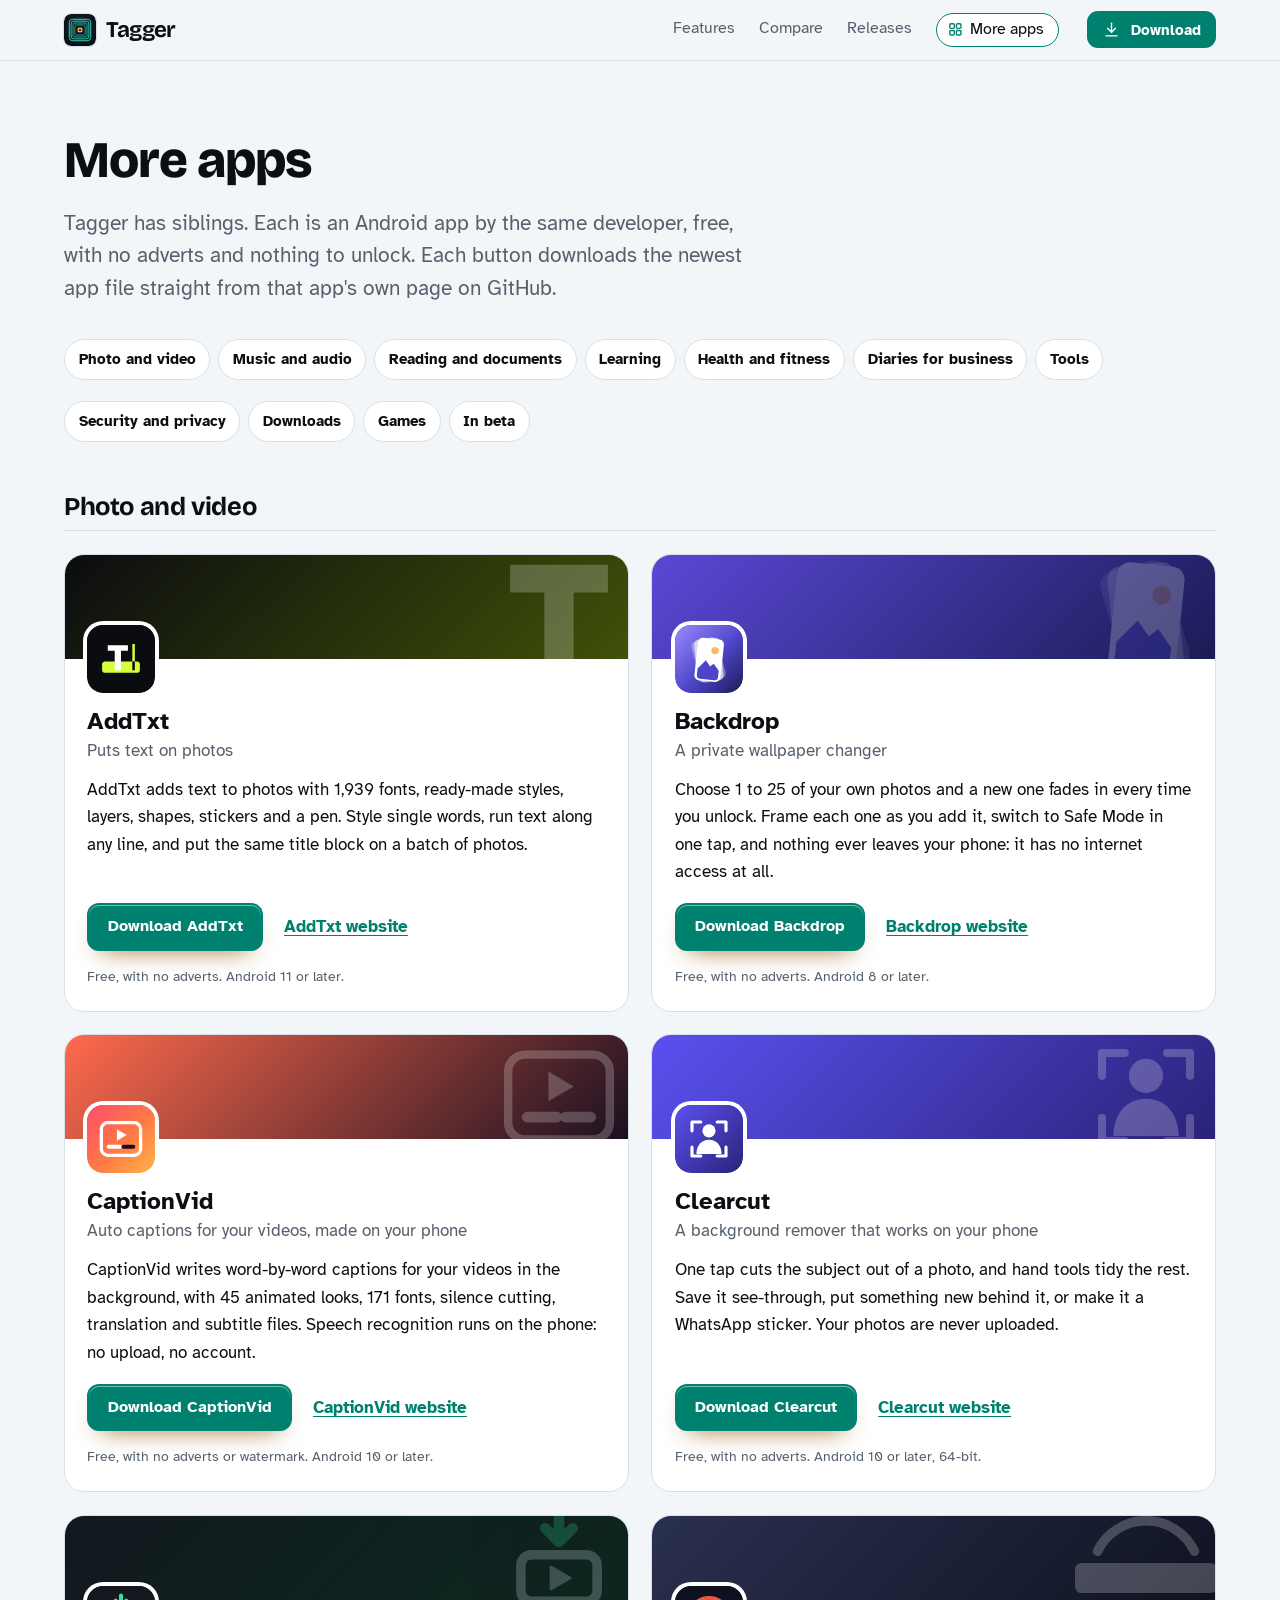
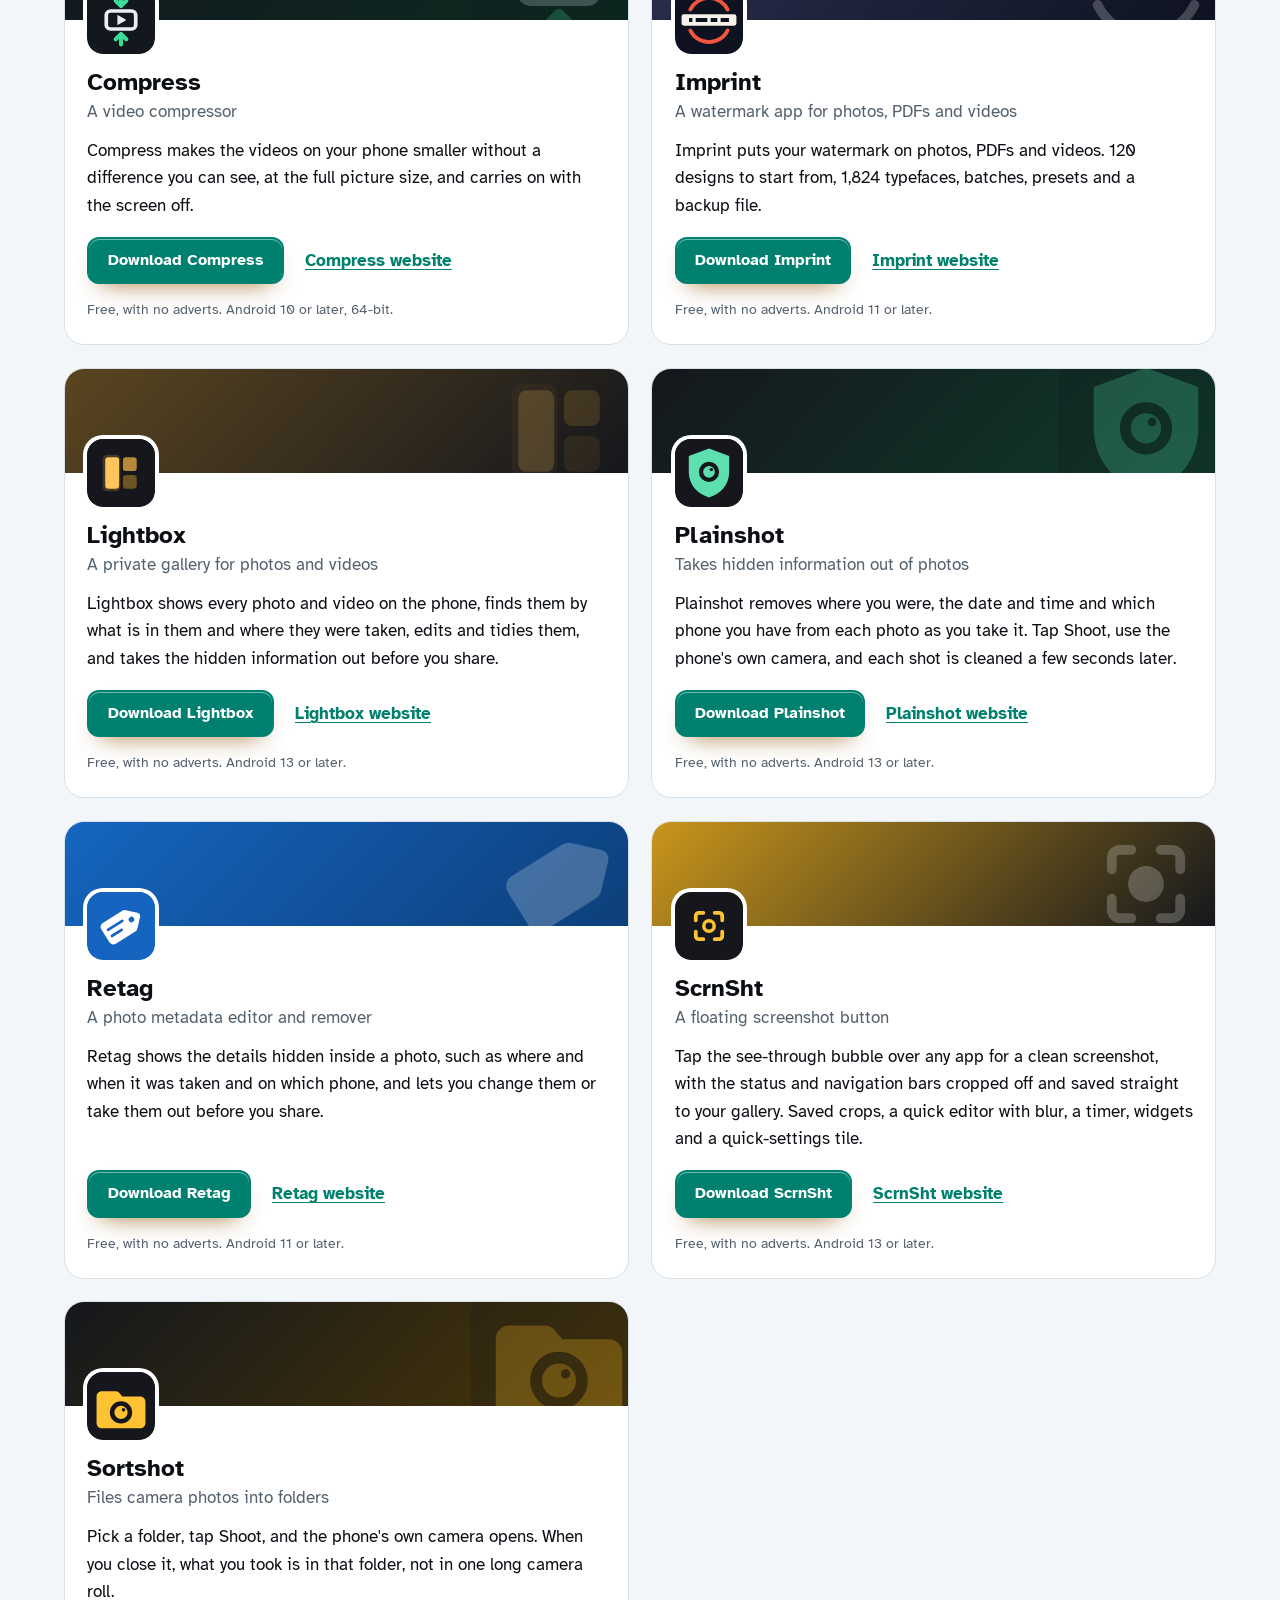
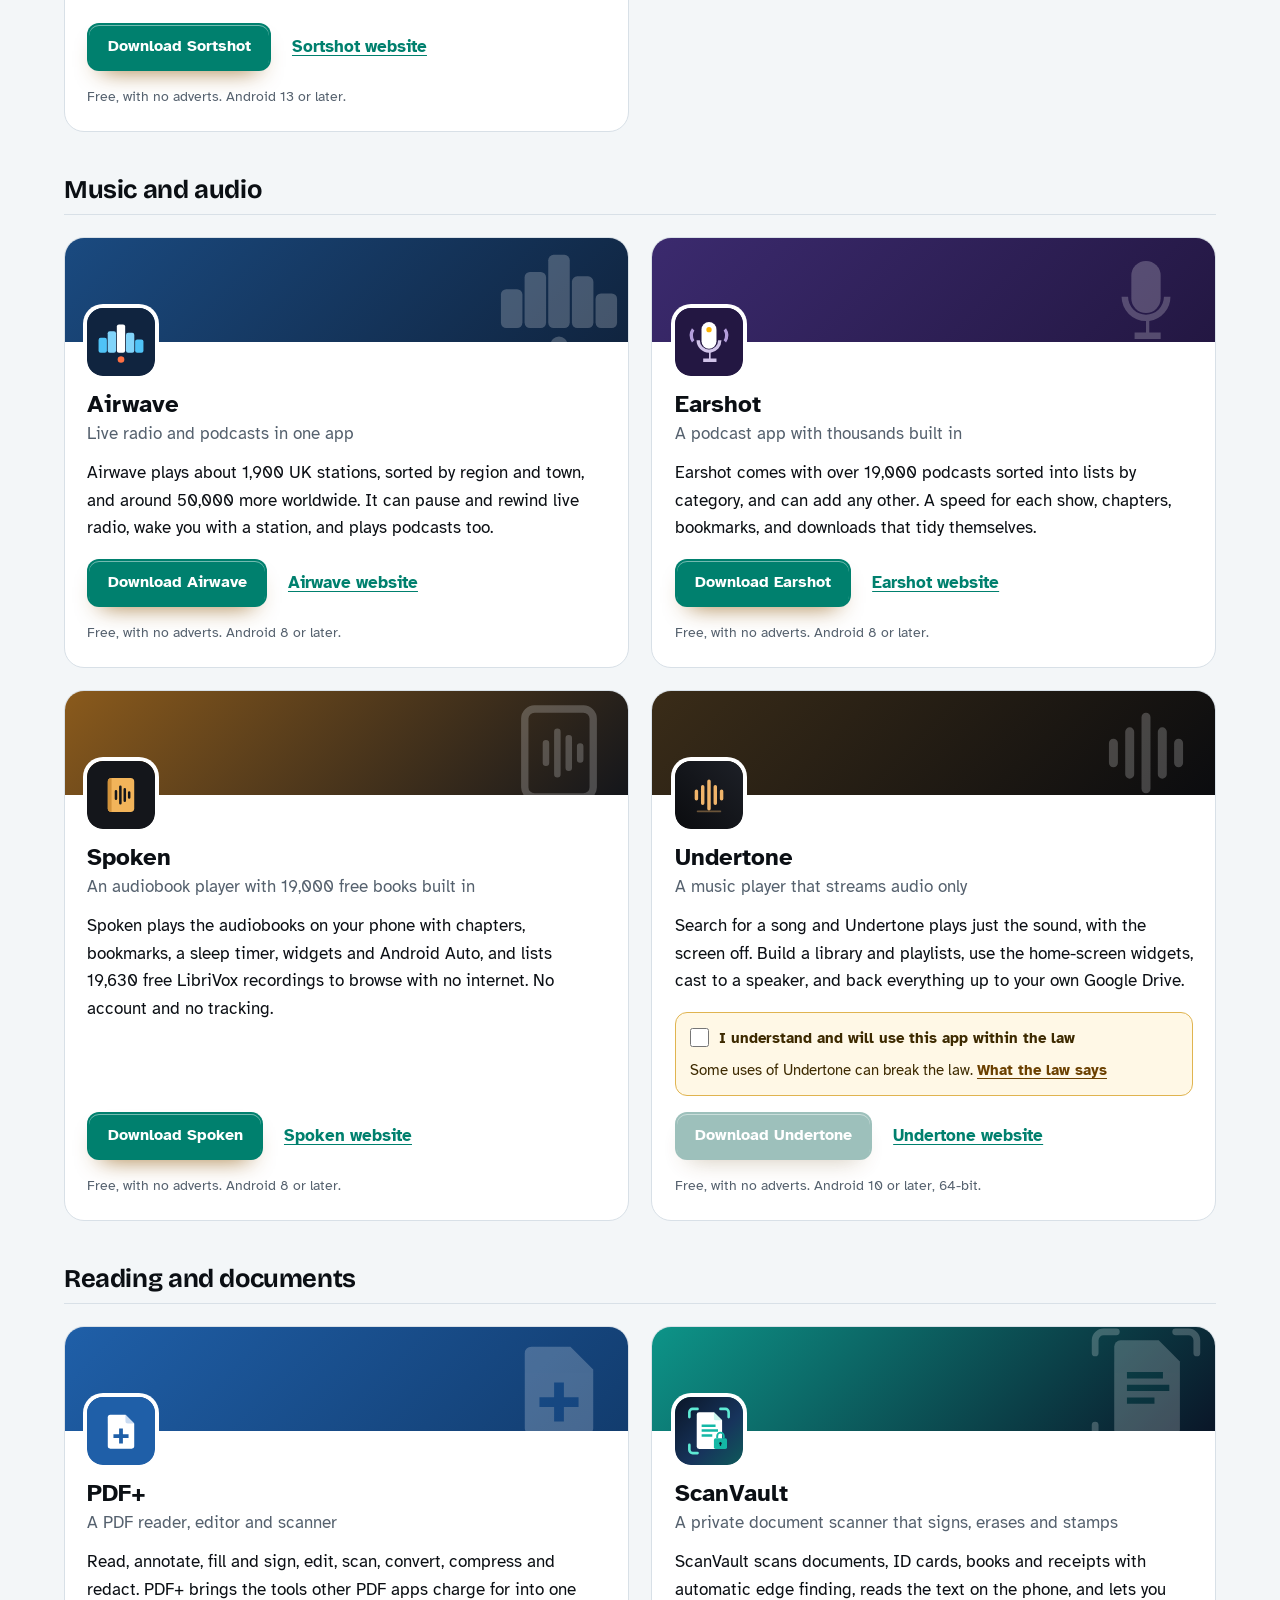
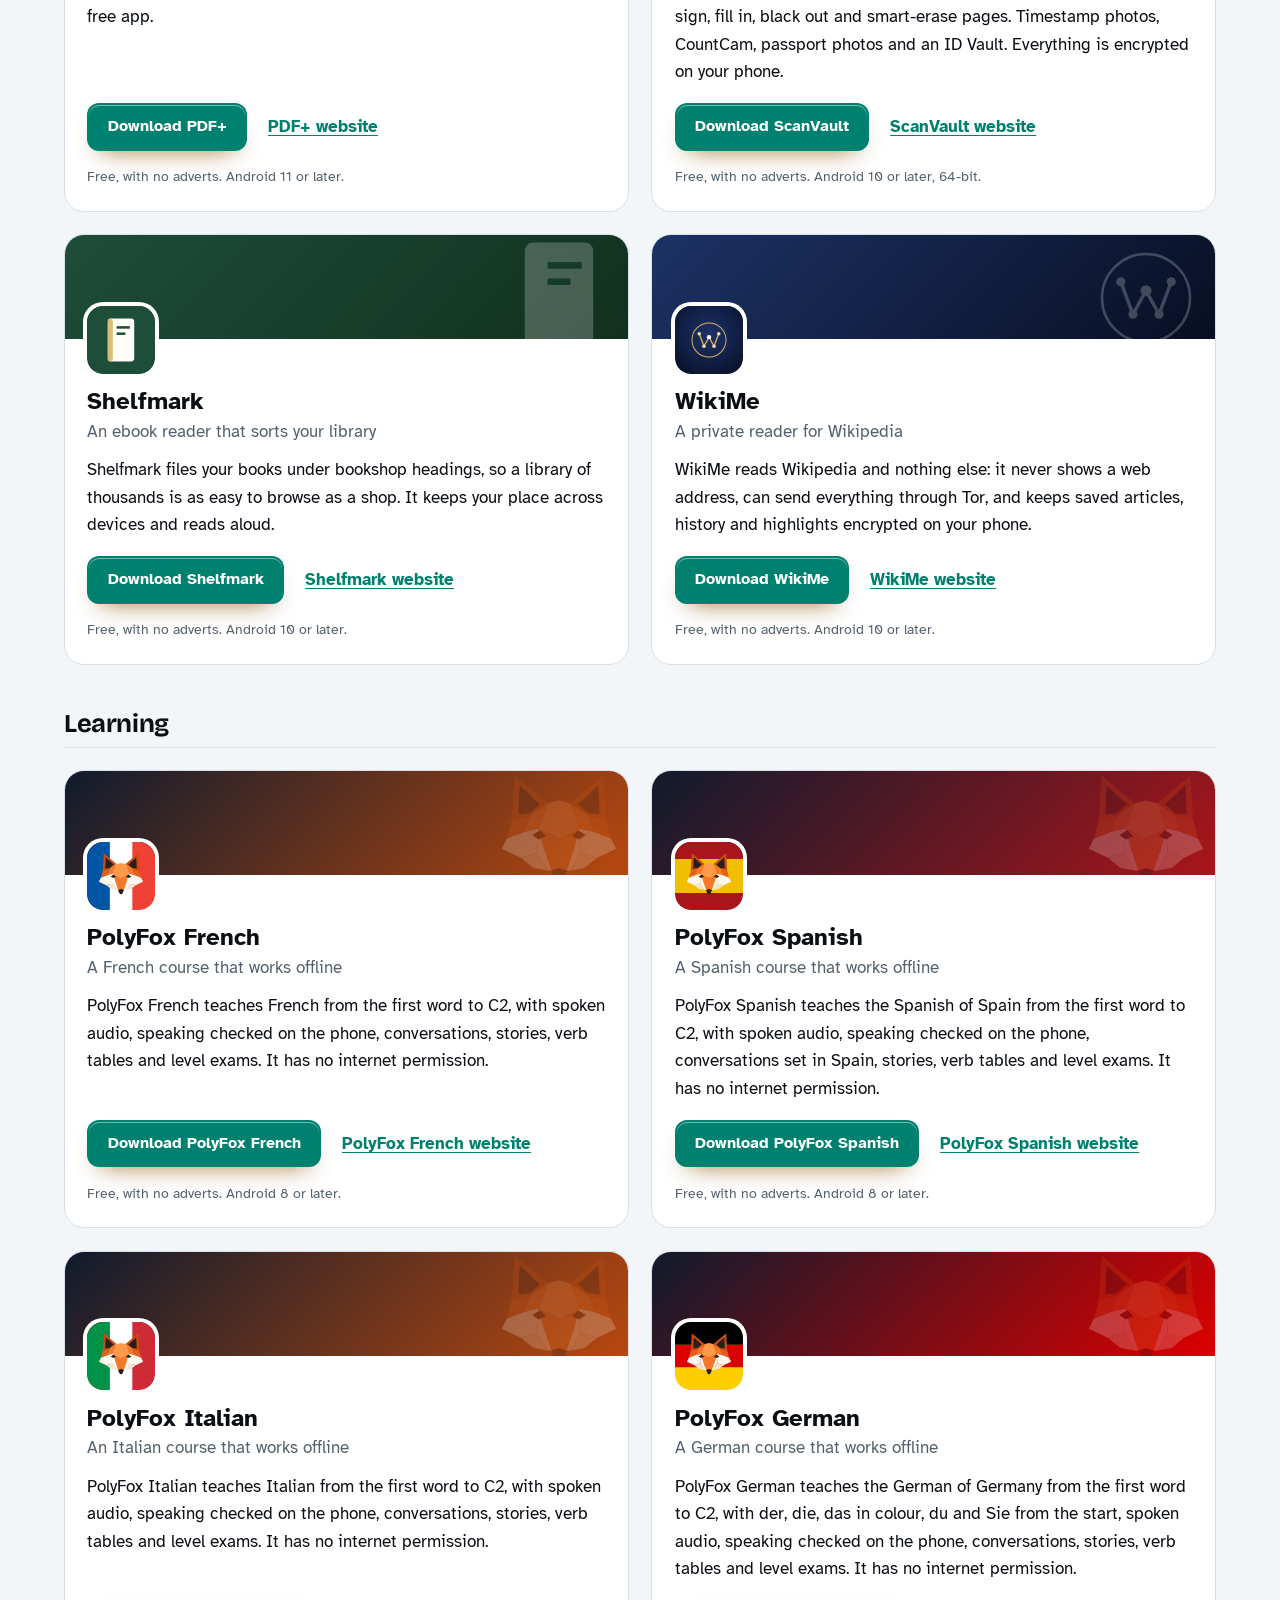
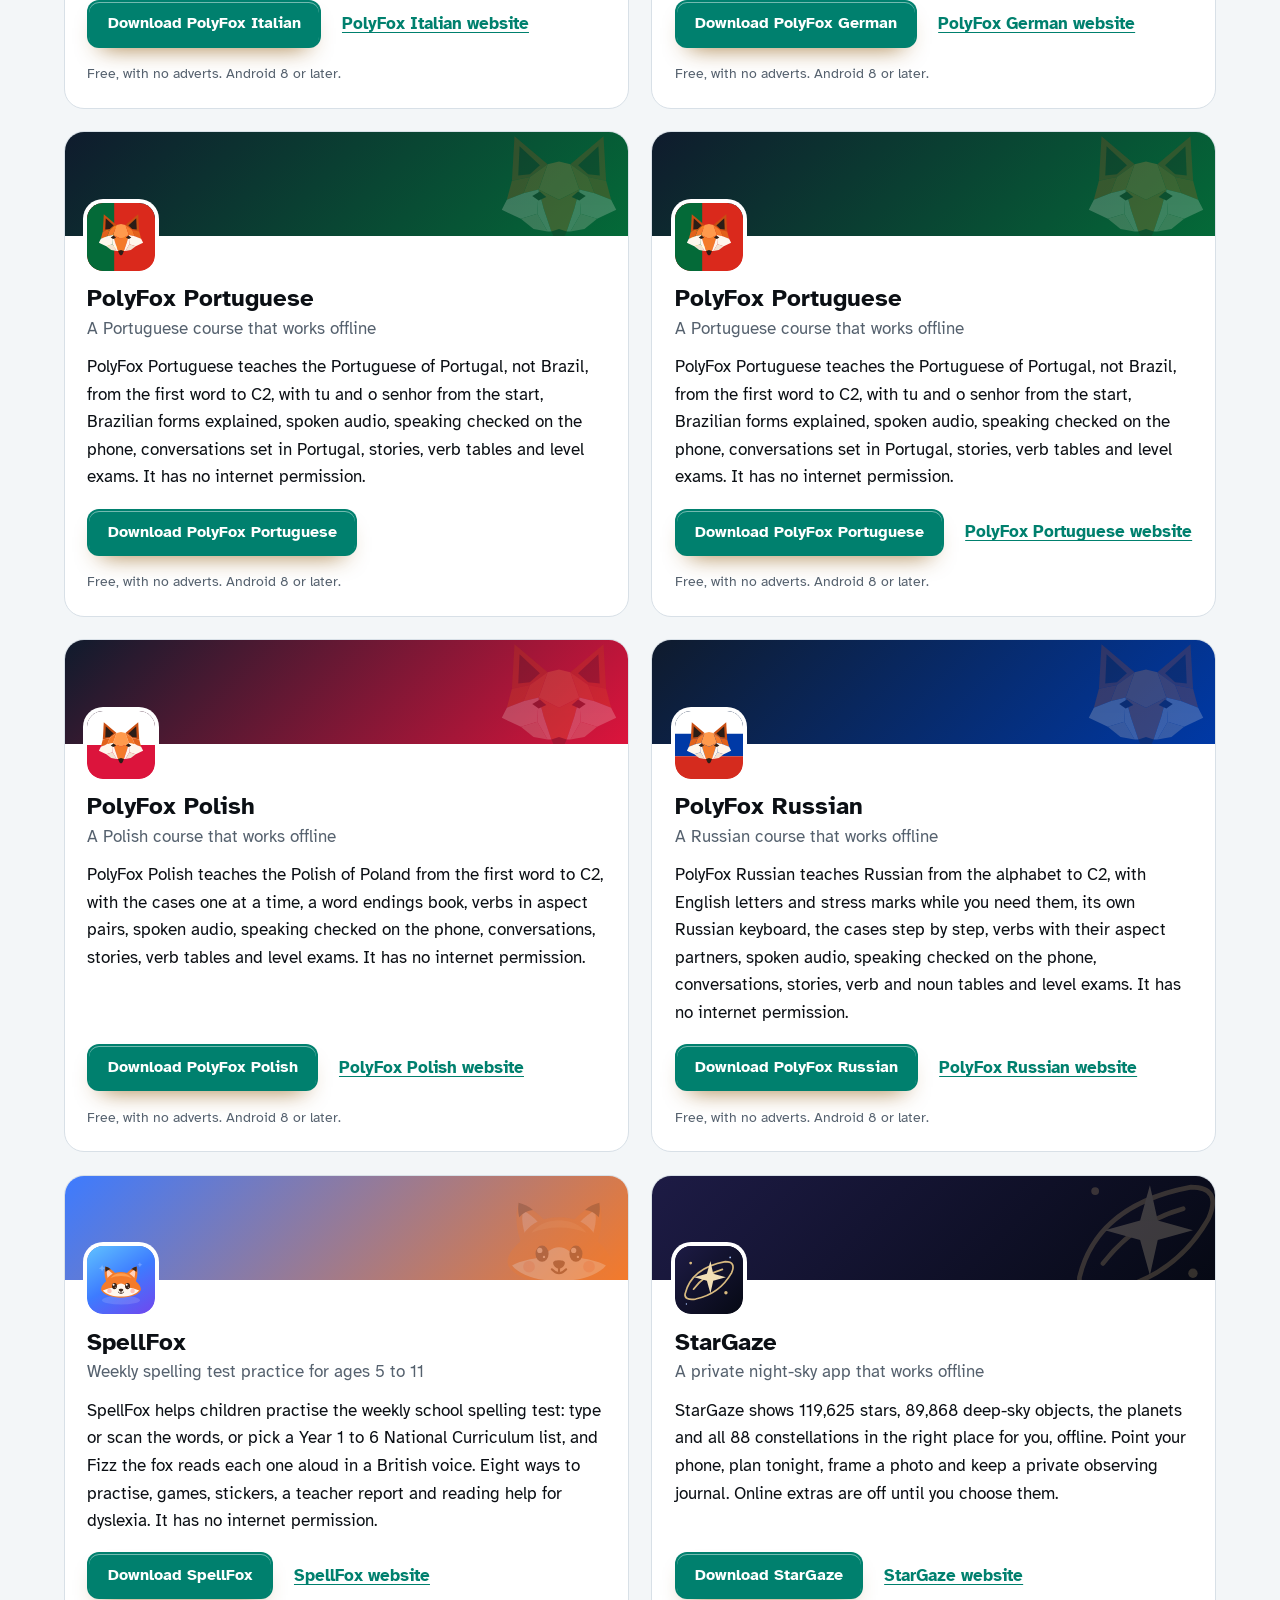
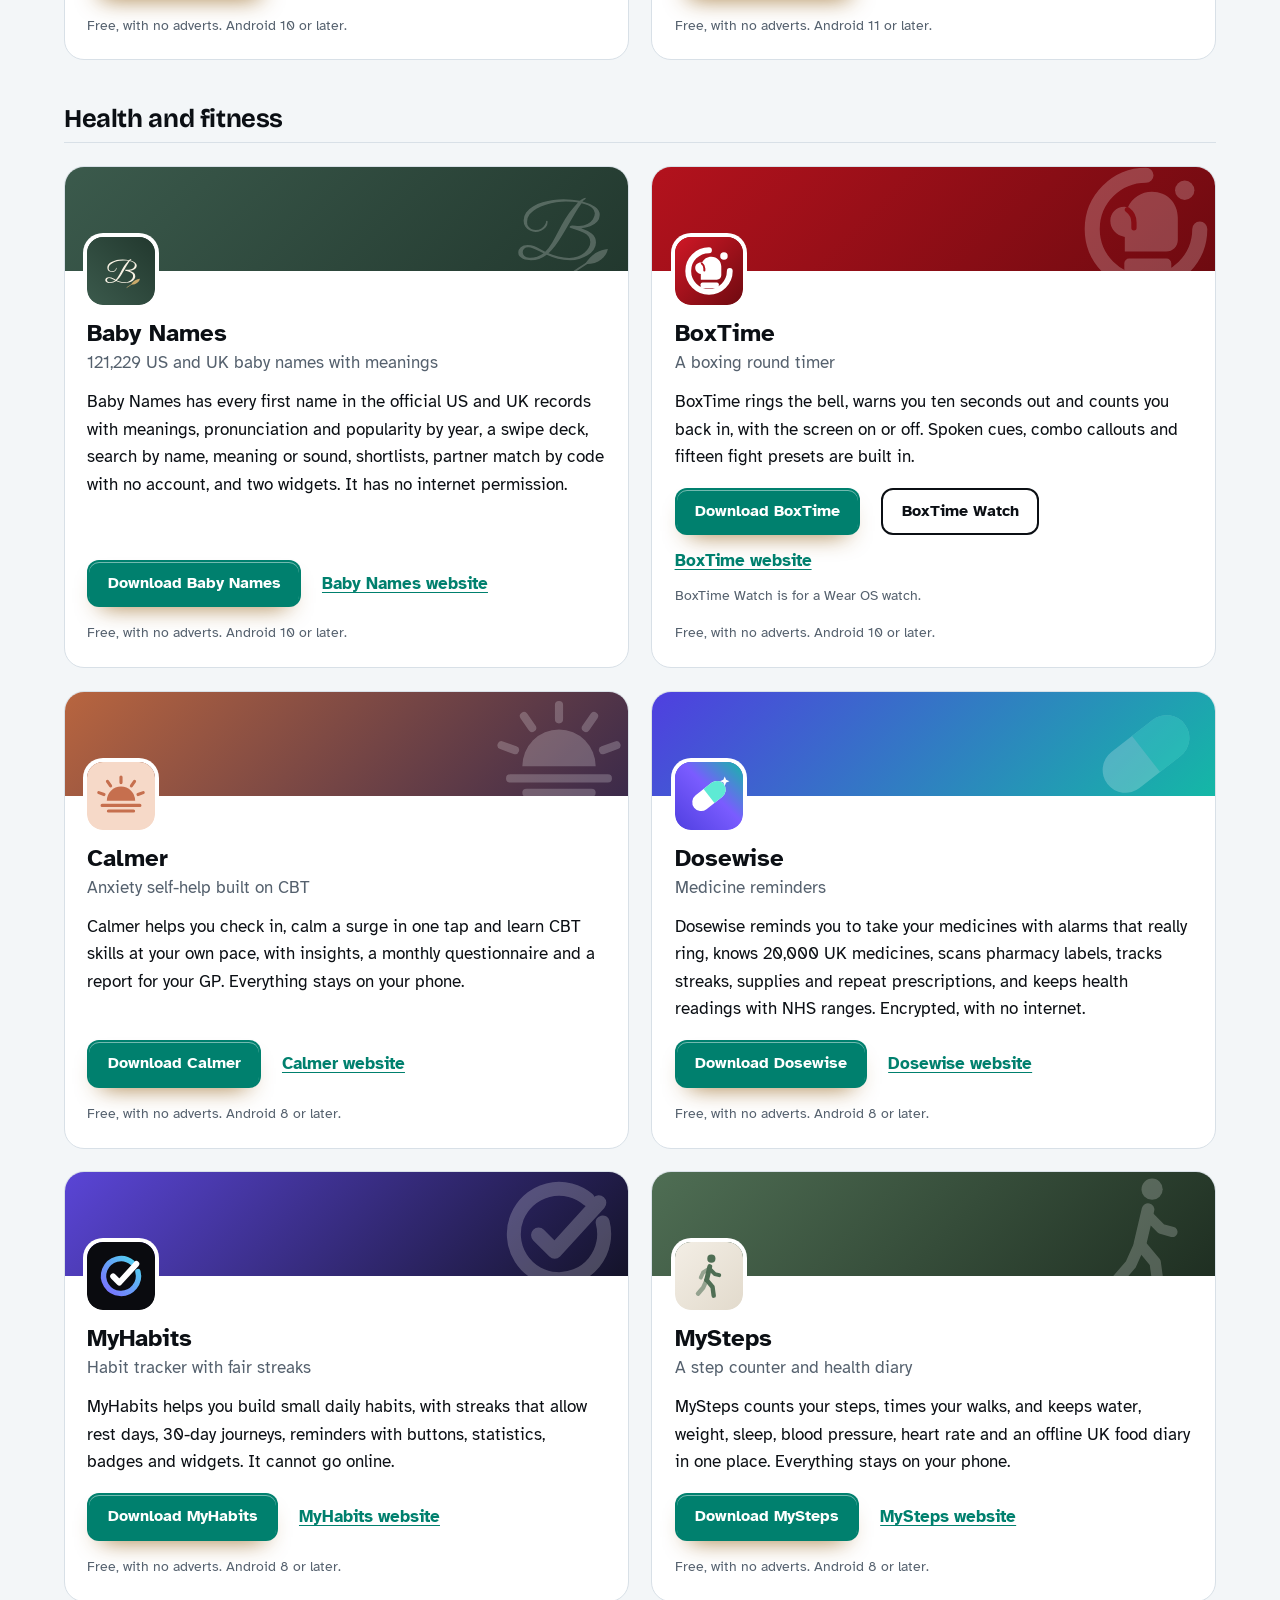
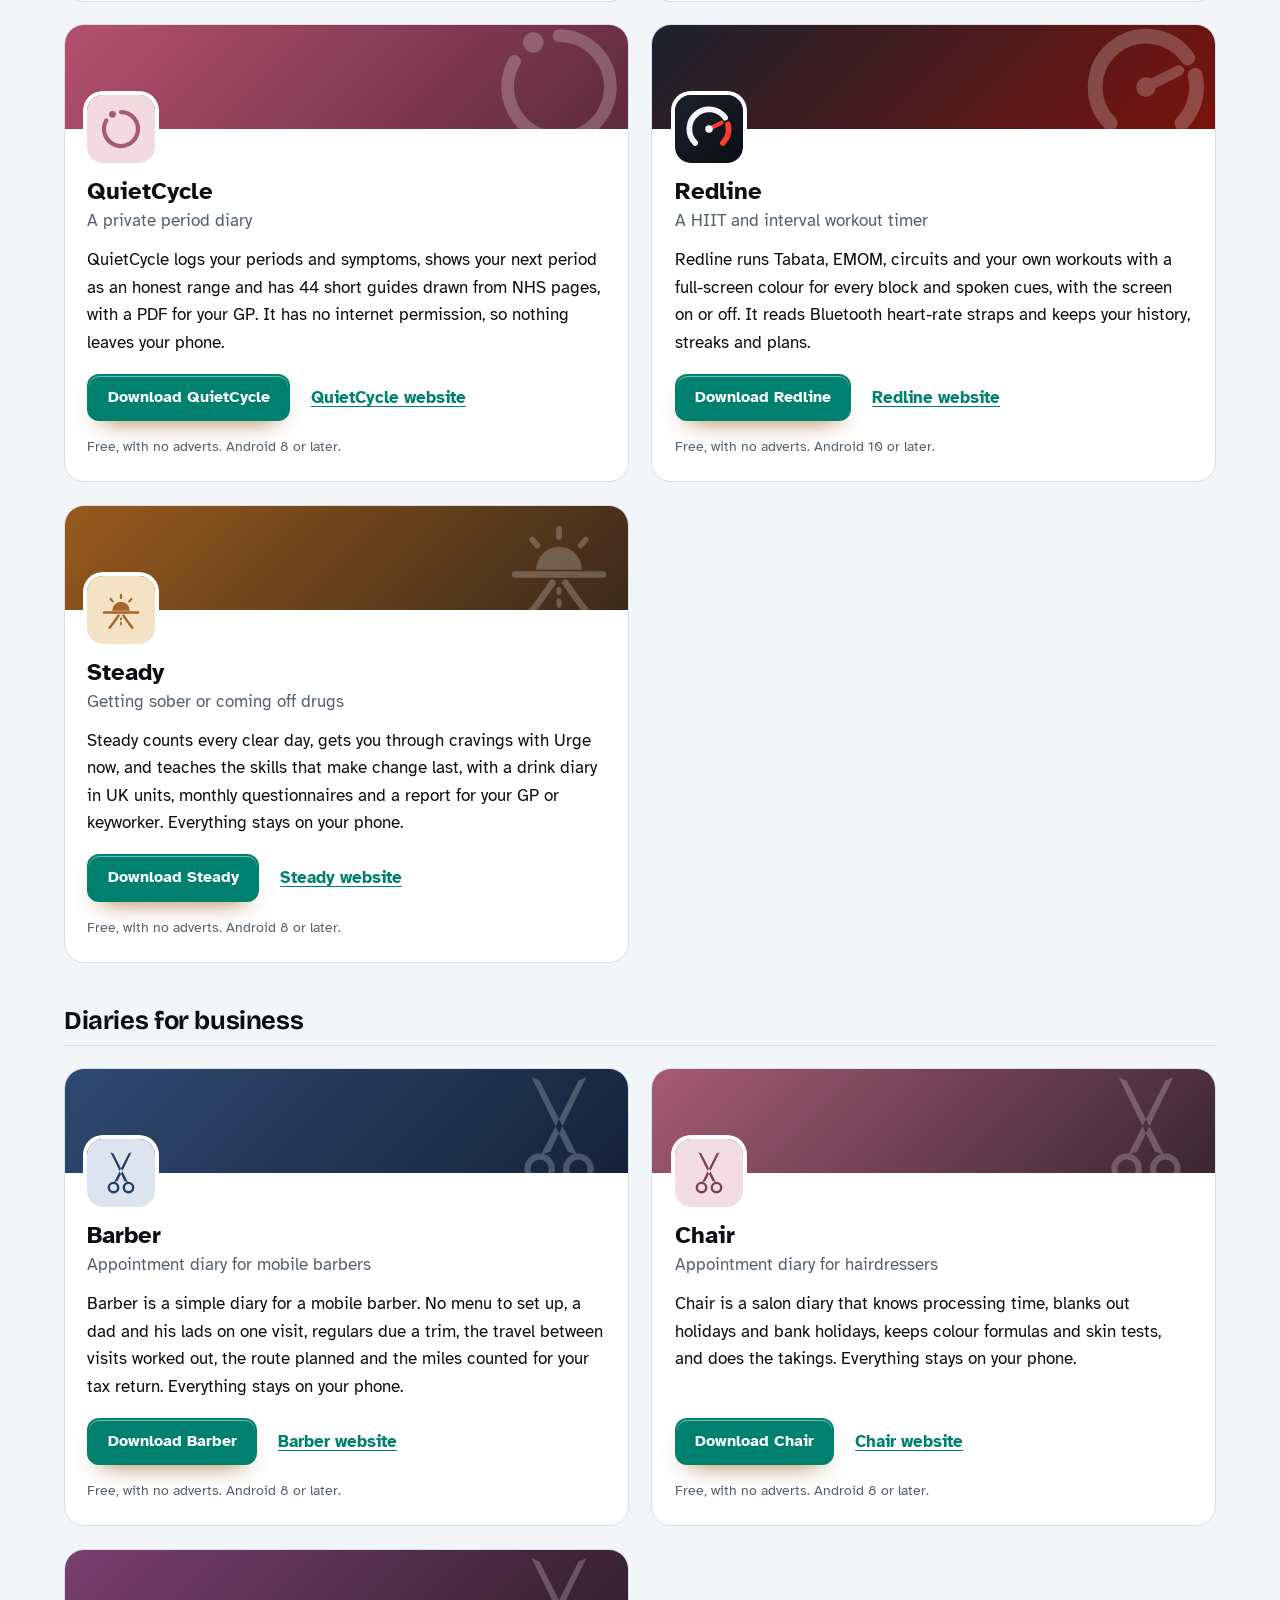
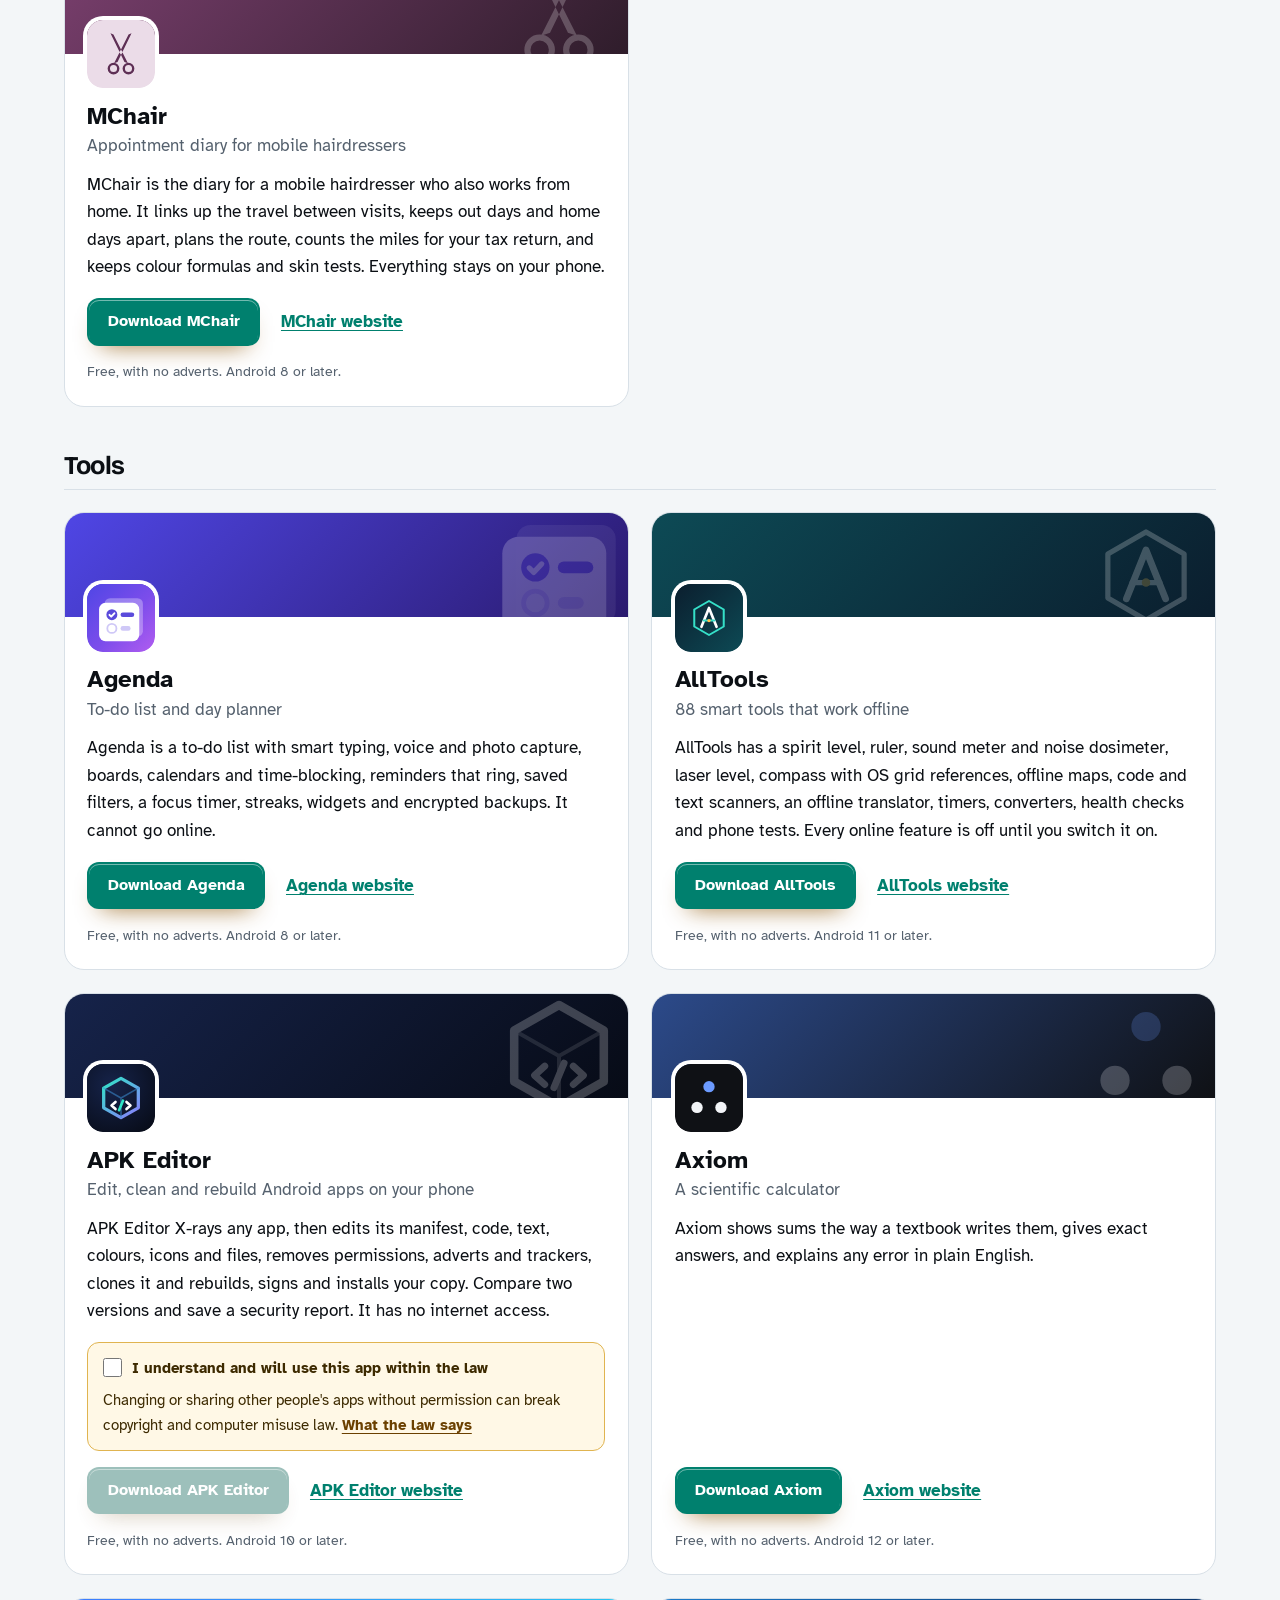
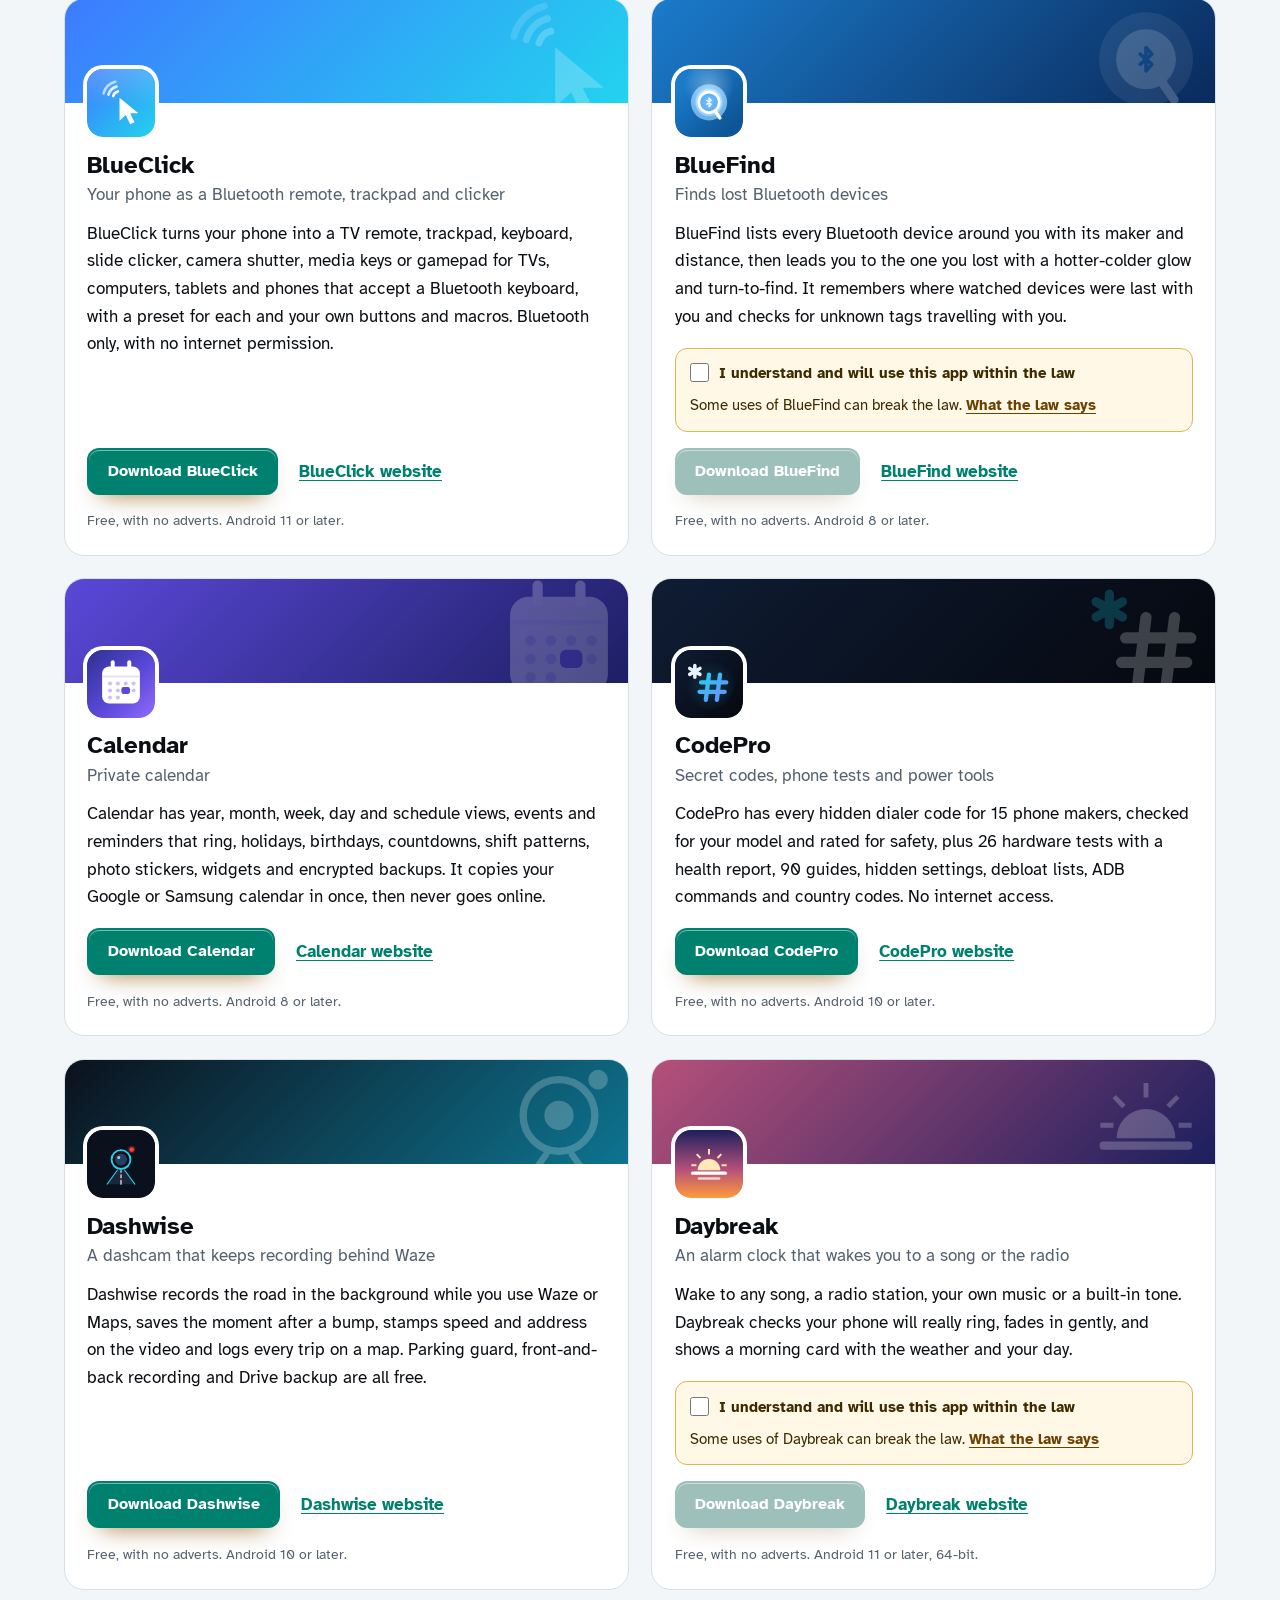
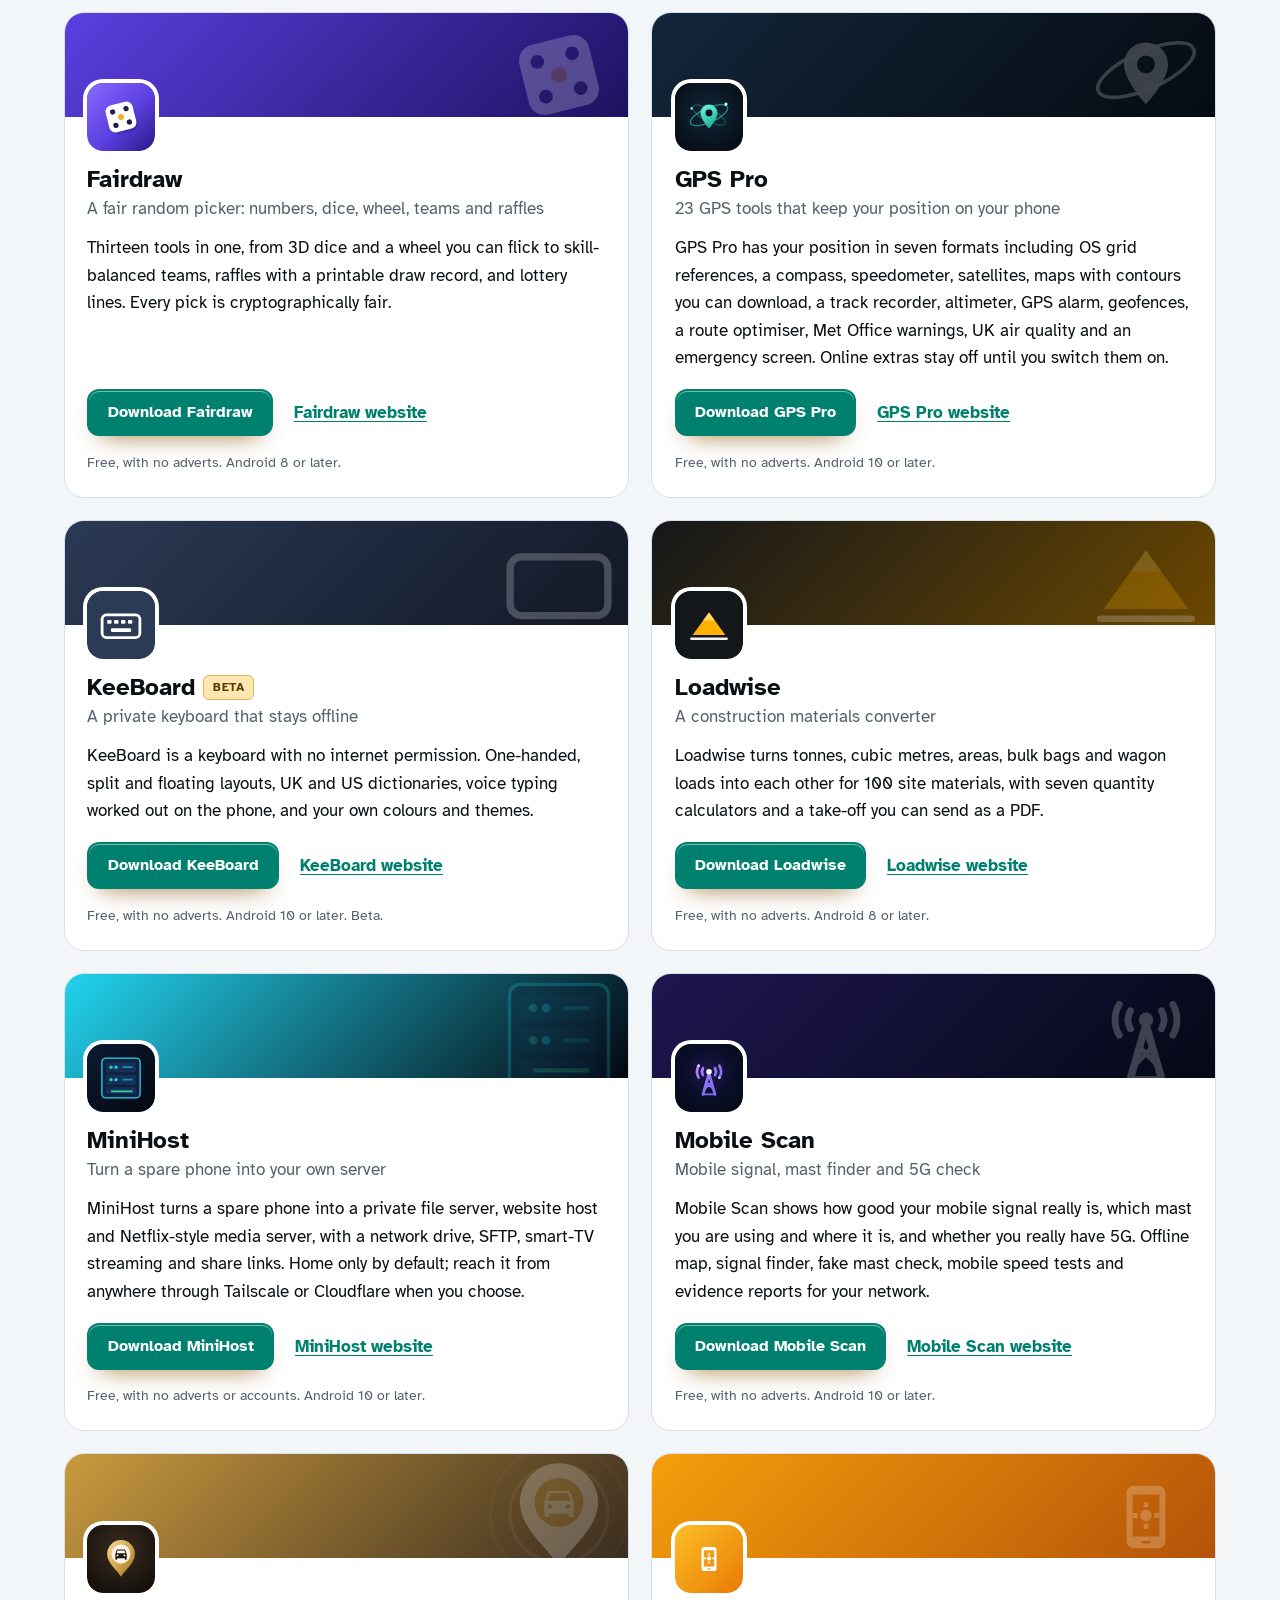
<file: more-apps.html>
<!DOCTYPE html>
<html lang="en-GB">
<head>
<meta charset="utf-8">
<meta name="viewport" content="width=device-width, initial-scale=1">
<title>More free Android apps from the maker of Tagger</title>
<meta name="description" content="All 99 free Android apps from the maker of Tagger, in one list by category, each with its download and a link to its website.">
<meta name="author" content="Jonathan Jackson">
<link rel="canonical" href="https://customgpter.github.io/tagger/more-apps.html">
<meta name="theme-color" content="#f3f6f8" media="(prefers-color-scheme: light)">
<meta name="theme-color" content="#080b10" media="(prefers-color-scheme: dark)">
<meta property="og:type" content="website">
<meta property="og:site_name" content="Tagger">
<meta property="og:title" content="More free Android apps from the maker of Tagger">
<meta property="og:description" content="All 99 free Android apps from the maker of Tagger, in one list by category, each with its download and a link to its website.">
<meta property="og:url" content="https://customgpter.github.io/tagger/more-apps.html">
<meta property="og:image" content="https://customgpter.github.io/tagger/assets/og.png">
<meta property="og:image:width" content="1200">
<meta property="og:image:height" content="630">
<meta property="og:image:alt" content="Tagger&#x27;s tag screen: an NTAG215 with its ID, memory used, and the link, Wi-Fi network and contact stored on it">
<meta property="og:locale" content="en_GB">
<meta name="twitter:card" content="summary_large_image">
<link rel="icon" href="./assets/favicon.svg" type="image/svg+xml">
<link rel="apple-touch-icon" href="./assets/apple-touch-icon.png">
<link rel="preload" href="./assets/fonts/bricolage-grotesque-latin.woff2" as="font" type="font/woff2" crossorigin>
<link rel="preload" href="./assets/fonts/atkinson-hyperlegible-latin-400-normal.woff2" as="font" type="font/woff2" crossorigin>
<link rel="stylesheet" href="./assets/site.css?v=1">
<link rel="stylesheet" href="./assets/house.css?v=1">
<script type="application/ld+json">{"@context":"https://schema.org","@type":"ItemList","name":"Apps from the maker of Tagger","url":"https://customgpter.github.io/tagger/more-apps.html","itemListElement":[{"@type":"ListItem","position":1,"name":"AddTxt","url":"https://customgpter.github.io/addtxt/"},{"@type":"ListItem","position":2,"name":"Backdrop","url":"https://customgpter.github.io/backdrop/"},{"@type":"ListItem","position":3,"name":"CaptionVid","url":"https://customgpter.github.io/captionvid/"},{"@type":"ListItem","position":4,"name":"Clearcut","url":"https://customgpter.github.io/clearcut/"},{"@type":"ListItem","position":5,"name":"Compress","url":"https://customgpter.github.io/compress/"},{"@type":"ListItem","position":6,"name":"Imprint","url":"https://customgpter.github.io/imprint/"},{"@type":"ListItem","position":7,"name":"Lightbox","url":"https://customgpter.github.io/lightbox/"},{"@type":"ListItem","position":8,"name":"Plainshot","url":"https://customgpter.github.io/plainshot/"},{"@type":"ListItem","position":9,"name":"Retag","url":"https://customgpter.github.io/retag/"},{"@type":"ListItem","position":10,"name":"ScrnSht","url":"https://customgpter.github.io/scrnsht/"},{"@type":"ListItem","position":11,"name":"Sortshot","url":"https://customgpter.github.io/sortshot/"},{"@type":"ListItem","position":12,"name":"Airwave","url":"https://customgpter.github.io/airwave/"},{"@type":"ListItem","position":13,"name":"Earshot","url":"https://customgpter.github.io/earshot/"},{"@type":"ListItem","position":14,"name":"Spoken","url":"https://customgpter.github.io/spoken/"},{"@type":"ListItem","position":15,"name":"Undertone","url":"https://customgpter.github.io/undertone/"},{"@type":"ListItem","position":16,"name":"PDF+","url":"https://customgpter.github.io/pdfplus/"},{"@type":"ListItem","position":17,"name":"ScanVault","url":"https://customgpter.github.io/scanvault/"},{"@type":"ListItem","position":18,"name":"Shelfmark","url":"https://customgpter.github.io/shelfmark/"},{"@type":"ListItem","position":19,"name":"WikiMe","url":"https://customgpter.github.io/wikime/"},{"@type":"ListItem","position":20,"name":"PolyFox French","url":"https://customgpter.github.io/polyfox/"},{"@type":"ListItem","position":21,"name":"PolyFox German","url":"https://customgpter.github.io/polyfox-german/"},{"@type":"ListItem","position":22,"name":"PolyFox Portuguese","url":"https://customgpter.github.io/polyfox-portuguese/"},{"@type":"ListItem","position":23,"name":"PolyFox Polish","url":"https://customgpter.github.io/polyfox-polish/"},{"@type":"ListItem","position":24,"name":"PolyFox Russian","url":"https://customgpter.github.io/polyfox-russian/"},{"@type":"ListItem","position":25,"name":"SpellFox","url":"https://customgpter.github.io/spellfox/"},{"@type":"ListItem","position":26,"name":"StarGaze","url":"https://customgpter.github.io/stargaze/"},{"@type":"ListItem","position":27,"name":"Baby Names","url":"https://customgpter.github.io/babynames/"},{"@type":"ListItem","position":28,"name":"BoxTime","url":"https://customgpter.github.io/boxtime/"},{"@type":"ListItem","position":29,"name":"Calmer","url":"https://customgpter.github.io/calmer/"},{"@type":"ListItem","position":30,"name":"Dosewise","url":"https://customgpter.github.io/dosewise/"},{"@type":"ListItem","position":31,"name":"MyHabits","url":"https://customgpter.github.io/myhabits/"},{"@type":"ListItem","position":32,"name":"MySteps","url":"https://customgpter.github.io/mysteps/"},{"@type":"ListItem","position":33,"name":"QuietCycle","url":"https://customgpter.github.io/quietcycle/"},{"@type":"ListItem","position":34,"name":"Redline","url":"https://customgpter.github.io/redline/"},{"@type":"ListItem","position":35,"name":"Steady","url":"https://customgpter.github.io/steady/"},{"@type":"ListItem","position":36,"name":"Barber","url":"https://customgpter.github.io/barber/"},{"@type":"ListItem","position":37,"name":"Chair","url":"https://customgpter.github.io/chair/"},{"@type":"ListItem","position":38,"name":"MChair","url":"https://customgpter.github.io/mchair/"},{"@type":"ListItem","position":39,"name":"Agenda","url":"https://customgpter.github.io/agenda/"},{"@type":"ListItem","position":40,"name":"AllTools","url":"https://customgpter.github.io/alltools/"},{"@type":"ListItem","position":41,"name":"APK Editor","url":"https://customgpter.github.io/apkeditor/"},{"@type":"ListItem","position":42,"name":"Axiom","url":"https://customgpter.github.io/axiom/"},{"@type":"ListItem","position":43,"name":"BlueClick","url":"https://customgpter.github.io/blueclick/"},{"@type":"ListItem","position":44,"name":"BlueFind","url":"https://customgpter.github.io/bluefind/"},{"@type":"ListItem","position":45,"name":"Calendar","url":"https://customgpter.github.io/calendar/"},{"@type":"ListItem","position":46,"name":"CodePro","url":"https://customgpter.github.io/codepro/"},{"@type":"ListItem","position":47,"name":"Dashwise","url":"https://customgpter.github.io/dashwise/"},{"@type":"ListItem","position":48,"name":"Daybreak","url":"https://customgpter.github.io/daybreak/"},{"@type":"ListItem","position":49,"name":"Fairdraw","url":"https://customgpter.github.io/fairdraw/"},{"@type":"ListItem","position":50,"name":"GPS Pro","url":"https://customgpter.github.io/gpspro/"},{"@type":"ListItem","position":51,"name":"KeeBoard","url":"https://customgpter.github.io/keeboard/"},{"@type":"ListItem","position":52,"name":"Loadwise","url":"https://customgpter.github.io/loadwise/"},{"@type":"ListItem","position":53,"name":"MiniHost","url":"https://customgpter.github.io/minihost/"},{"@type":"ListItem","position":54,"name":"Mobile Scan","url":"https://customgpter.github.io/mobilescan/"},{"@type":"ListItem","position":55,"name":"Parkwise","url":"https://customgpter.github.io/parkwise/"},{"@type":"ListItem","position":56,"name":"Pocketmind","url":"https://customgpter.github.io/pocketmind/"},{"@type":"ListItem","position":57,"name":"Refine","url":"https://customgpter.github.io/refine/"},{"@type":"ListItem","position":58,"name":"Shiftwise","url":"https://customgpter.github.io/shiftwise/"},{"@type":"ListItem","position":59,"name":"SimpleCalc","url":"https://customgpter.github.io/simplecalc/"},{"@type":"ListItem","position":60,"name":"Skyline","url":"https://customgpter.github.io/skyline/"},{"@type":"ListItem","position":61,"name":"Slipway","url":"https://customgpter.github.io/slipway/"},{"@type":"ListItem","position":62,"name":"Tagger","url":"https://customgpter.github.io/tagger/"},{"@type":"ListItem","position":63,"name":"TotalClean","url":"https://customgpter.github.io/totalclean/"},{"@type":"ListItem","position":64,"name":"TVLink","url":"https://customgpter.github.io/tvlink/"},{"@type":"ListItem","position":65,"name":"Unbox","url":"https://customgpter.github.io/unbox/"},{"@type":"ListItem","position":66,"name":"WhatsKeep","url":"https://customgpter.github.io/whatskeep/"},{"@type":"ListItem","position":67,"name":"WiFi Scan","url":"https://customgpter.github.io/wifiscan/"},{"@type":"ListItem","position":68,"name":"Auditly","url":"https://customgpter.github.io/auditly/"},{"@type":"ListItem","position":69,"name":"Backchannel","url":"https://customgpter.github.io/backchannel/"},{"@type":"ListItem","position":70,"name":"ENotes","url":"https://customgpter.github.io/enotes/"},{"@type":"ListItem","position":71,"name":"FindMe","url":"https://customgpter.github.io/findme/"},{"@type":"ListItem","position":72,"name":"iLock","url":"https://customgpter.github.io/ilock/"},{"@type":"ListItem","position":73,"name":"ImSafe","url":"https://customgpter.github.io/imsafe/"},{"@type":"ListItem","position":74,"name":"IShred","url":"https://customgpter.github.io/ishred/"},{"@type":"ListItem","position":75,"name":"LockBox","url":"https://customgpter.github.io/lockbox/"},{"@type":"ListItem","position":76,"name":"PassVault","url":"https://customgpter.github.io/passvault/"},{"@type":"ListItem","position":77,"name":"SpyFind","url":"https://customgpter.github.io/spyfind/"},{"@type":"ListItem","position":78,"name":"TextWipe","url":"https://customgpter.github.io/textwipe/"},{"@type":"ListItem","position":79,"name":"Tracewire","url":"https://customgpter.github.io/tracewire/"},{"@type":"ListItem","position":80,"name":"Vigil","url":"https://customgpter.github.io/vigil/"},{"@type":"ListItem","position":81,"name":"Grab","url":"https://customgpter.github.io/grab/"},{"@type":"ListItem","position":82,"name":"Swarm","url":"https://customgpter.github.io/swarm/"},{"@type":"ListItem","position":83,"name":"Plane Games","url":"https://customgpter.github.io/plane-games/"},{"@type":"ListItem","position":84,"name":"Ninefold","url":"https://customgpter.github.io/ninefold/"},{"@type":"ListItem","position":85,"name":"Cubewise","url":"https://customgpter.github.io/cubewise/"},{"@type":"ListItem","position":86,"name":"Tilewise","url":"https://customgpter.github.io/tilewise/"},{"@type":"ListItem","position":87,"name":"Letterwise","url":"https://customgpter.github.io/letterwise/"},{"@type":"ListItem","position":88,"name":"Kingside","url":"https://customgpter.github.io/kingside/"},{"@type":"ListItem","position":89,"name":"Deckhand","url":"https://customgpter.github.io/deckhand/"},{"@type":"ListItem","position":90,"name":"SNESForge","url":"https://customgpter.github.io/snesforge/"},{"@type":"ListItem","position":91,"name":"Fame Boy","url":"https://customgpter.github.io/fameboy/"},{"@type":"ListItem","position":92,"name":"PSPPro","url":"https://customgpter.github.io/psppro/"},{"@type":"ListItem","position":93,"name":"MegaGen","url":"https://customgpter.github.io/megagen/"},{"@type":"ListItem","position":94,"name":"QVR","url":"https://customgpter.github.io/qvr/"},{"@type":"ListItem","position":95,"name":"QVR Watch","url":"https://customgpter.github.io/qvr-watch/"},{"@type":"ListItem","position":96,"name":"QVRLite","url":"https://customgpter.github.io/qvrlite/"},{"@type":"ListItem","position":97,"name":"Onionz","url":"https://customgpter.github.io/onionz/"},{"@type":"ListItem","position":98,"name":"OnionzWeb","url":"https://customgpter.github.io/onionzweb/"}]}</script>
<link rel="stylesheet" href="./assets/apps-list.css?v=1">
<script src="./assets/apps-list.js?v=1" defer></script>
</head>
<body>
<a class="skip" href="#main">Skip to content</a>
<header class="masthead">
<div class="wrap">
<a class="brand" href="./" aria-label="Tagger home"><svg viewBox="0 0 108 108" aria-hidden="true"><defs><radialGradient id="tgg" cx="54" cy="40" r="80" gradientUnits="userSpaceOnUse"><stop offset="0" stop-color="#17222E"/><stop offset="1" stop-color="#080B10"/></radialGradient></defs><rect width="108" height="108" rx="24" fill="url(#tgg)"/><g transform="translate(54 54) scale(1.25) translate(-54 -54)"><rect x="25" y="25" width="58" height="58" rx="9.5" fill="none" stroke="#2DE1C2" stroke-opacity="1" stroke-width="2.6"/><rect x="30" y="30" width="48" height="48" rx="7.6" fill="none" stroke="#2DE1C2" stroke-opacity=".9" stroke-width="2.6"/><rect x="35" y="35" width="38" height="38" rx="5.8" fill="none" stroke="#2DE1C2" stroke-opacity=".75" stroke-width="2.6"/><rect x="40" y="40" width="28" height="28" rx="4.2" fill="none" stroke="#2DE1C2" stroke-opacity=".6" stroke-width="2.6"/><rect x="47.8" y="47.8" width="12.4" height="12.4" rx="2.2" fill="#FFB547"/><rect x="51.6" y="51.6" width="4.8" height="4.8" rx="0.9" fill="#0B0F14"/></g></svg><span>Tagger</span></a>
<nav aria-label="Main"><ul><li><a href="./#features">Features</a></li><li><a href="./compare.html">Compare</a></li><li><a href="./releases.html">Releases</a></li><li><a class="more-apps" href="./more-apps.html" aria-current="page"><svg class="ico" viewBox="0 0 24 24" aria-hidden="true"><rect x="4" y="4" width="6.5" height="6.5" rx="1.6"/><rect x="13.5" y="4" width="6.5" height="6.5" rx="1.6"/><rect x="4" y="13.5" width="6.5" height="6.5" rx="1.6"/><rect x="13.5" y="13.5" width="6.5" height="6.5" rx="1.6"/></svg>More apps</a></li></ul></nav>
<a class="button small" href="./#download"><svg class="ico" viewBox="0 0 24 24" aria-hidden="true"><path d="M12 4v11"/><path d="M7 10.5l5 5 5-5"/><path d="M5 20h14"/></svg>Download</a>
</div>
</header>
<main id="main" class="doc">
<div class="wrap">
<div class="measure">
<h1>More apps</h1>
<p class="lede">Tagger has siblings. Each is an Android app by the same developer, free, with no adverts and nothing to unlock. Each button downloads the newest app file straight from that app's own page on GitHub.</p>
</div>
<!-- apps:start -->
<nav class="mapps-jump" aria-label="App groups"><ul><li><a href="#apps-photo">Photo and video</a></li><li><a href="#apps-audio">Music and audio</a></li><li><a href="#apps-reading">Reading and documents</a></li><li><a href="#apps-learning">Learning</a></li><li><a href="#apps-health">Health and fitness</a></li><li><a href="#apps-diaries">Diaries for business</a></li><li><a href="#apps-tools">Tools</a></li><li><a href="#apps-security">Security and privacy</a></li><li><a href="#apps-downloads">Downloads</a></li><li><a href="#apps-games">Games</a></li><li><a href="#apps-testing">In beta</a></li></ul></nav>
<div class="mapps-group" role="group" aria-labelledby="apps-photo"><h2 class="mapps-cat" id="apps-photo">Photo and video</h2>
<ul class="mapps"><li class="mapp" style="--b:#0b0c0f;--b2:#3f5208"><div class="mapp-cover" aria-hidden="true"><svg viewBox="0 0 108 108"><path fill="#fff" d="M24 22h60v17H63v49H45V39H24z"/></svg></div><div class="mapp-body"><svg class="mapp-icon" viewBox="0 0 108 108" aria-hidden="true"><rect width="108" height="108" rx="24" fill="#0b0c0f"/><path fill="#d4ff3a" d="M29 58h50a5 5 0 0 1 5 5v8a5 5 0 0 1-5 5H29a5 5 0 0 1-5-5v-8a5 5 0 0 1 5-5z"/><path fill="#fff" d="M33 32h32v9H54v31H44V41H33z"/><path fill="#d4ff3a" d="M72 30h4v28h-4z"/><path fill="#0b0c0f" d="M72 58h4v14h-4z"/></svg><h3>AddTxt</h3><p class="mapp-kind">Puts text on photos</p><p class="mapp-say">AddTxt adds text to photos with 1,939 fonts, ready-made styles, layers, shapes, stickers and a pen. Style single words, run text along any line, and put the same title block on a batch of photos.</p><p class="mapp-go"><a class="button" href="https://github.com/CustomGPTer/addtxt/releases/latest/download/AddTxt.apk">Download AddTxt</a><a class="mapp-site" href="https://customgpter.github.io/addtxt/">AddTxt website</a></p><p class="mapp-needs">Free, with no adverts. Android 11 or later.</p></div></li>
<li class="mapp" style="--b:#5a48d6;--b2:#1a1c55"><div class="mapp-cover" aria-hidden="true"><svg viewBox="0 0 108 108"><g transform="translate(54 58) scale(1.3) translate(-54 -58)"><rect x="38" y="30" width="32" height="52" rx="6" fill="#fff" fill-opacity=".3" transform="rotate(-16 54 58)"/><rect x="38" y="30" width="32" height="52" rx="6" fill="#fff" fill-opacity=".6" transform="rotate(-6 54 58)"/><g transform="rotate(6 54 58)"><rect x="38" y="30" width="32" height="52" rx="6" fill="#fff"/><path d="M41 68l9-11 6 7 4-4 7 8v8a4 4 0 0 1-4 4H45a4 4 0 0 1-4-4z" fill="#4d45c9"/><circle cx="60" cy="44" r="4.5" fill="#FFB86B"/></g></g></svg></div><div class="mapp-body"><svg class="mapp-icon" viewBox="0 0 108 108" aria-hidden="true"><defs><linearGradient id="i-backdrop-mapp-cc" x1="0" y1="0" x2="1" y2="1"><stop offset="0" stop-color="#9c8bff"/><stop offset=".55" stop-color="#4d45c9"/><stop offset="1" stop-color="#1a1c55"/></linearGradient></defs><rect width="108" height="108" rx="24" fill="url(#i-backdrop-mapp-cc)"/><g transform="translate(54 58) scale(1.3) translate(-54 -58)"><rect x="38" y="30" width="32" height="52" rx="6" fill="#fff" fill-opacity=".3" transform="rotate(-16 54 58)"/><rect x="38" y="30" width="32" height="52" rx="6" fill="#fff" fill-opacity=".6" transform="rotate(-6 54 58)"/><g transform="rotate(6 54 58)"><rect x="38" y="30" width="32" height="52" rx="6" fill="#fff"/><path d="M41 68l9-11 6 7 4-4 7 8v8a4 4 0 0 1-4 4H45a4 4 0 0 1-4-4z" fill="#4d45c9"/><circle cx="60" cy="44" r="4.5" fill="#FFB86B"/></g></g></svg><h3>Backdrop</h3><p class="mapp-kind">A private wallpaper changer</p><p class="mapp-say">Choose 1 to 25 of your own photos and a new one fades in every time you unlock. Frame each one as you add it, switch to Safe Mode in one tap, and nothing ever leaves your phone: it has no internet access at all.</p><p class="mapp-go"><a class="button" href="https://github.com/CustomGPTer/backdrop/releases/latest/download/Backdrop.apk">Download Backdrop</a><a class="mapp-site" href="https://customgpter.github.io/backdrop/">Backdrop website</a></p><p class="mapp-needs">Free, with no adverts. Android 8 or later.</p></div></li>
<li class="mapp" style="--b:#ff6a4d;--b2:#1a1020"><div class="mapp-cover" aria-hidden="true"><svg viewBox="0 0 108 108"><g transform="translate(54 54) scale(1.3) translate(-54 -54)"><path d="M38,34 h32 a8,8 0 0 1 8,8 v24 a8,8 0 0 1 -8,8 h-32 a8,8 0 0 1 -8,-8 v-24 a8,8 0 0 1 8,-8 z" fill="none" stroke="#fff" stroke-width="4"/><path d="M49,42 L61,49 L49,56 Z" fill="#fff"/><path d="M39,61 h14 a2.5,2.5 0 0 1 0,5 h-14 a2.5,2.5 0 0 1 0,-5 z" fill="#fff"/><path d="M57,61 h12 a2.5,2.5 0 0 1 0,5 h-12 a2.5,2.5 0 0 1 0,-5 z" fill="#ffffff"/></g></svg></div><div class="mapp-body"><svg class="mapp-icon" viewBox="0 0 108 108" aria-hidden="true"><defs><linearGradient id="i-captionvid-cvbg" x1="0" y1="0" x2="1" y2="1"><stop offset="0" stop-color="#ff4d6d"/><stop offset=".55" stop-color="#ff7a45"/><stop offset="1" stop-color="#ffb547"/></linearGradient></defs><rect width="108" height="108" rx="24" fill="url(#i-captionvid-cvbg)"/><g transform="translate(54 54) scale(1.3) translate(-54 -54)"><path d="M38,34 h32 a8,8 0 0 1 8,8 v24 a8,8 0 0 1 -8,8 h-32 a8,8 0 0 1 -8,-8 v-24 a8,8 0 0 1 8,-8 z" fill="none" stroke="#fff" stroke-width="4"/><path d="M49,42 L61,49 L49,56 Z" fill="#fff"/><path d="M39,61 h14 a2.5,2.5 0 0 1 0,5 h-14 a2.5,2.5 0 0 1 0,-5 z" fill="#fff"/><path d="M57,61 h12 a2.5,2.5 0 0 1 0,5 h-12 a2.5,2.5 0 0 1 0,-5 z" fill="#1a1020"/></g></svg><h3>CaptionVid</h3><p class="mapp-kind">Auto captions for your videos, made on your phone</p><p class="mapp-say">CaptionVid writes word-by-word captions for your videos in the background, with 45 animated looks, 171 fonts, silence cutting, translation and subtitle files. Speech recognition runs on the phone: no upload, no account.</p><p class="mapp-go"><a class="button" href="https://github.com/CustomGPTer/captionvid/releases/latest/download/CaptionVid.apk">Download CaptionVid</a><a class="mapp-site" href="https://customgpter.github.io/captionvid/">CaptionVid website</a></p><p class="mapp-needs">Free, with no adverts or watermark. Android 10 or later.</p></div></li><li class="mapp" style="--b:#5b50f0;--b2:#2a2378"><div class="mapp-cover" aria-hidden="true"><svg viewBox="0 0 108 108"><circle cx="54" cy="41" r="10.5" fill="#fff"/><path d="M34 78c0-14.5 8.5-23 20-23s20 8.5 20 23z" fill="#fff"/><path d="M27 41V27h14M67 27h14v14M27 67v14h14M67 81h14V67" fill="none" stroke="#fff" stroke-width="5" stroke-linecap="round" stroke-linejoin="round"/></svg></div><div class="mapp-body"><svg class="mapp-icon" viewBox="0 0 108 108" aria-hidden="true"><defs><linearGradient id="i-clearcut-mapp-cc" x1="0" y1="0" x2="1" y2="1"><stop offset="0" stop-color="#5b50f0"/><stop offset="1" stop-color="#2a2378"/></linearGradient></defs><rect width="108" height="108" rx="24" fill="url(#i-clearcut-mapp-cc)"/><circle cx="54" cy="41" r="10.5" fill="#fff"/><path d="M34 78c0-14.5 8.5-23 20-23s20 8.5 20 23z" fill="#fff"/><path d="M27 41V27h14M67 27h14v14M27 67v14h14M67 81h14V67" fill="none" stroke="#fff" stroke-width="5" stroke-linecap="round" stroke-linejoin="round"/></svg><h3>Clearcut</h3><p class="mapp-kind">A background remover that works on your phone</p><p class="mapp-say">One tap cuts the subject out of a photo, and hand tools tidy the rest. Save it see-through, put something new behind it, or make it a WhatsApp sticker. Your photos are never uploaded.</p><p class="mapp-go"><a class="button" href="https://github.com/CustomGPTer/clearcut/releases/latest/download/Clearcut.apk">Download Clearcut</a><a class="mapp-site" href="https://customgpter.github.io/clearcut/">Clearcut website</a></p><p class="mapp-needs">Free, with no adverts. Android 10 or later, 64-bit.</p></div></li>
<li class="mapp" style="--b:#12181e;--b2:#0c2a20"><div class="mapp-cover" aria-hidden="true"><svg viewBox="0 0 108 108"><rect width="108" height="108" rx="24" fill="#12181e"/><g transform="translate(54 54) scale(1.3) translate(-54 -54)"><path fill="none" stroke="#e9eef3" stroke-width="4.5" stroke-linejoin="round" d="M41 43h26a5 5 0 0 1 5 5v12a5 5 0 0 1-5 5H41a5 5 0 0 1-5-5V48a5 5 0 0 1 5-5z"/><path fill="#e9eef3" d="M50.5 48.2l9.2 5.3a.6.6 0 0 1 0 1l-9.2 5.3a.6.6 0 0 1-.9-.5V48.7a.6.6 0 0 1 .9-.5z"/><path fill="none" stroke="#3ddc97" stroke-width="5" stroke-linecap="round" stroke-linejoin="round" d="M54 24v12M47.5 30.5 54 37l6.5-6.5M54 84V72M47.5 77.5 54 71l6.5 6.5"/></g></svg></div><div class="mapp-body"><svg class="mapp-icon" viewBox="0 0 108 108" aria-hidden="true"><rect width="108" height="108" rx="24" fill="#12181e"/><g transform="translate(54 54) scale(1.3) translate(-54 -54)"><path fill="none" stroke="#e9eef3" stroke-width="4.5" stroke-linejoin="round" d="M41 43h26a5 5 0 0 1 5 5v12a5 5 0 0 1-5 5H41a5 5 0 0 1-5-5V48a5 5 0 0 1 5-5z"/><path fill="#e9eef3" d="M50.5 48.2l9.2 5.3a.6.6 0 0 1 0 1l-9.2 5.3a.6.6 0 0 1-.9-.5V48.7a.6.6 0 0 1 .9-.5z"/><path fill="none" stroke="#3ddc97" stroke-width="5" stroke-linecap="round" stroke-linejoin="round" d="M54 24v12M47.5 30.5 54 37l6.5-6.5M54 84V72M47.5 77.5 54 71l6.5 6.5"/></g></svg><h3>Compress</h3><p class="mapp-kind">A video compressor</p><p class="mapp-say">Compress makes the videos on your phone smaller without a difference you can see, at the full picture size, and carries on with the screen off.</p><p class="mapp-go"><a class="button" href="https://github.com/CustomGPTer/compress/releases/latest/download/Compress.apk">Download Compress</a><a class="mapp-site" href="https://customgpter.github.io/compress/">Compress website</a></p><p class="mapp-needs">Free, with no adverts. Android 10 or later, 64-bit.</p></div></li>
<li class="mapp" style="--b:#2a3050;--b2:#0e1220"><div class="mapp-cover" aria-hidden="true"><svg viewBox="0 0 108 108"><g transform="translate(54 54) scale(1.32) translate(-54 -54)"><path d="M31.5 41.500A25 25 0 0 1 76.500 41.500" fill="none" stroke="#fff" stroke-width="4.5" stroke-linecap="round"/><path d="M76.500 66.500A25 25 0 0 1 31.500 66.500" fill="none" stroke="#fff" stroke-width="4.5" stroke-linecap="round"/><path fill="#fff" d="M24 47h60a3 3 0 0 1 3 3v8a3 3 0 0 1-3 3H24a3 3 0 0 1-3-3v-8a3 3 0 0 1 3-3z"/></g></svg></div><div class="mapp-body"><svg class="mapp-icon" viewBox="0 0 108 108" aria-hidden="true"><rect width="108" height="108" rx="24" fill="#0e1220"/><g transform="translate(54 54) scale(1.32) translate(-54 -54)"><path d="M31.5 41.500A25 25 0 0 1 76.500 41.500" fill="none" stroke="#f2553d" stroke-width="4.5" stroke-linecap="round"/><path d="M76.500 66.500A25 25 0 0 1 31.500 66.500" fill="none" stroke="#f2553d" stroke-width="4.5" stroke-linecap="round"/><path fill="#f6f2ea" d="M24 47h60a3 3 0 0 1 3 3v8a3 3 0 0 1-3 3H24a3 3 0 0 1-3-3v-8a3 3 0 0 1 3-3z"/><path fill="#0e1220" d="M30 51.500h4v5h-4zM38 51.500h14v5H38zM56 51.500h8v5h-8zM68 51.500h10v5H68z"/></g></svg><h3>Imprint</h3><p class="mapp-kind">A watermark app for photos, PDFs and videos</p><p class="mapp-say">Imprint puts your watermark on photos, PDFs and videos. 120 designs to start from, 1,824 typefaces, batches, presets and a backup file.</p><p class="mapp-go"><a class="button" href="https://github.com/CustomGPTer/imprint/releases/latest/download/Imprint.apk">Download Imprint</a><a class="mapp-site" href="https://customgpter.github.io/imprint/">Imprint website</a></p><p class="mapp-needs">Free, with no adverts. Android 11 or later.</p></div></li>
<li class="mapp" style="--b:#5a4520;--b2:#15171c"><div class="mapp-cover" aria-hidden="true"><svg viewBox="0 0 108 108"><path fill="#ffc45c" fill-opacity=".2" d="M32 25h14a7 7 0 0 1 7 7v44a7 7 0 0 1-7 7H32a7 7 0 0 1-7-7V32a7 7 0 0 1 7-7z"/><path fill="#ffc45c" d="M34 29h12a5 5 0 0 1 5 5v40a5 5 0 0 1-5 5H34a5 5 0 0 1-5-5V34a5 5 0 0 1 5-5z"/><path fill="#b8893a" d="M62 29h12a5 5 0 0 1 5 5v12a5 5 0 0 1-5 5H62a5 5 0 0 1-5-5V34a5 5 0 0 1 5-5z"/><path fill="#6e5425" d="M62 57h12a5 5 0 0 1 5 5v12a5 5 0 0 1-5 5H62a5 5 0 0 1-5-5V62a5 5 0 0 1 5-5z"/></svg></div><div class="mapp-body"><svg class="mapp-icon" viewBox="0 0 108 108" aria-hidden="true"><rect width="108" height="108" rx="24" fill="#15171c"/><path fill="#ffc45c" fill-opacity=".2" d="M32 25h14a7 7 0 0 1 7 7v44a7 7 0 0 1-7 7H32a7 7 0 0 1-7-7V32a7 7 0 0 1 7-7z"/><path fill="#ffc45c" d="M34 29h12a5 5 0 0 1 5 5v40a5 5 0 0 1-5 5H34a5 5 0 0 1-5-5V34a5 5 0 0 1 5-5z"/><path fill="#b8893a" d="M62 29h12a5 5 0 0 1 5 5v12a5 5 0 0 1-5 5H62a5 5 0 0 1-5-5V34a5 5 0 0 1 5-5z"/><path fill="#6e5425" d="M62 57h12a5 5 0 0 1 5 5v12a5 5 0 0 1-5 5H62a5 5 0 0 1-5-5V62a5 5 0 0 1 5-5z"/></svg><h3>Lightbox</h3><p class="mapp-kind">A private gallery for photos and videos</p><p class="mapp-say">Lightbox shows every photo and video on the phone, finds them by what is in them and where they were taken, edits and tidies them, and takes the hidden information out before you share.</p><p class="mapp-go"><a class="button" href="https://github.com/CustomGPTer/lightbox/releases/latest/download/Lightbox.apk">Download Lightbox</a><a class="mapp-site" href="https://customgpter.github.io/lightbox/">Lightbox website</a></p><p class="mapp-needs">Free, with no adverts. Android 13 or later.</p></div></li>
<li class="mapp" style="--b:#15171c;--b2:#0e3b2b"><div class="mapp-cover" aria-hidden="true"><svg viewBox="0 0 64 64"><rect width="64" height="64" rx="14" fill="#15171c"/><path d="M32 9l19 7v15c0 12-8 20.5-19 24-11-3.5-19-12-19-24V16z" fill="#5edfb0"/><circle cx="32" cy="31" r="9.5" fill="#15171c"/><circle cx="32" cy="31" r="5.5" fill="#5edfb0"/><circle cx="34.2" cy="28.8" r="1.6" fill="#15171c"/></svg></div><div class="mapp-body"><svg class="mapp-icon" viewBox="0 0 64 64" aria-hidden="true"><rect width="64" height="64" rx="14" fill="#15171c"/><path d="M32 9l19 7v15c0 12-8 20.5-19 24-11-3.5-19-12-19-24V16z" fill="#5edfb0"/><circle cx="32" cy="31" r="9.5" fill="#15171c"/><circle cx="32" cy="31" r="5.5" fill="#5edfb0"/><circle cx="34.2" cy="28.8" r="1.6" fill="#15171c"/></svg><h3>Plainshot</h3><p class="mapp-kind">Takes hidden information out of photos</p><p class="mapp-say">Plainshot removes where you were, the date and time and which phone you have from each photo as you take it. Tap Shoot, use the phone&#x27;s own camera, and each shot is cleaned a few seconds later.</p><p class="mapp-go"><a class="button" href="https://github.com/CustomGPTer/plainshot/releases/latest/download/Plainshot.apk">Download Plainshot</a><a class="mapp-site" href="https://customgpter.github.io/plainshot/">Plainshot website</a></p><p class="mapp-needs">Free, with no adverts. Android 13 or later.</p></div></li>
<li class="mapp" style="--b:#1565c0;--b2:#0d3f7a"><div class="mapp-cover" aria-hidden="true"><svg viewBox="0 0 108 108"><g transform="translate(54 54) scale(1.22) rotate(-32) translate(-54 -54)"><path fill="#fff" d="M36 38h30a6 6 0 0 1 4.2 1.8l11 11a4.5 4.5 0 0 1 0 6.4l-11 11a6 6 0 0 1-4.2 1.8H36a6 6 0 0 1-6-6V44a6 6 0 0 1 6-6z"/></g></svg></div><div class="mapp-body"><svg class="mapp-icon" viewBox="0 0 108 108" aria-hidden="true"><rect width="108" height="108" rx="24" fill="#1565c0"/><g transform="translate(54 54) scale(1.22) rotate(-32) translate(-54 -54)"><path fill="#fff" d="M36 38h30a6 6 0 0 1 4.2 1.8l11 11a4.5 4.5 0 0 1 0 6.4l-11 11a6 6 0 0 1-4.2 1.8H36a6 6 0 0 1-6-6V44a6 6 0 0 1 6-6z"/><circle cx="70" cy="54" r="3.6" fill="#1565c0"/><path fill="#1565c0" d="M37 47.5h22a1.75 1.75 0 0 1 0 3.5H37a1.75 1.75 0 0 1 0-3.5zM37 57h15a1.75 1.75 0 0 1 0 3.5H37a1.75 1.75 0 0 1 0-3.5z"/></g></svg><h3>Retag</h3><p class="mapp-kind">A photo metadata editor and remover</p><p class="mapp-say">Retag shows the details hidden inside a photo, such as where and when it was taken and on which phone, and lets you change them or take them out before you share.</p><p class="mapp-go"><a class="button" href="https://github.com/CustomGPTer/retag/releases/latest/download/Retag.apk">Download Retag</a><a class="mapp-site" href="https://customgpter.github.io/retag/">Retag website</a></p><p class="mapp-needs">Free, with no adverts. Android 11 or later.</p></div></li>
<li class="mapp" style="--b:#c9961c;--b2:#15171c"><div class="mapp-cover" aria-hidden="true"><svg viewBox="0 0 108 108"><path d="M33,45V38a5,5 0,0 1,5 -5H45 M63,33H70a5,5 0,0 1,5 5V45 M75,63V70a5,5 0,0 1,-5 5H63 M45,75H38a5,5 0,0 1,-5 -5V63" fill="none" stroke="#fff" stroke-width="6" stroke-linecap="round" stroke-linejoin="round"/><circle cx="54" cy="54" r="11" fill="#fff"/></svg></div><div class="mapp-body"><svg class="mapp-icon" viewBox="0 0 108 108" aria-hidden="true"><rect width="108" height="108" rx="24" fill="#15171c"/><path d="M33,45V38a5,5 0,0 1,5 -5H45 M63,33H70a5,5 0,0 1,5 5V45 M75,63V70a5,5 0,0 1,-5 5H63 M45,75H38a5,5 0,0 1,-5 -5V63" fill="none" stroke="#FFC233" stroke-width="6" stroke-linecap="round" stroke-linejoin="round"/><circle cx="54" cy="54" r="11" fill="#FFC233"/><circle cx="54" cy="54" r="5.5" fill="#15171c"/></svg><h3>ScrnSht</h3><p class="mapp-kind">A floating screenshot button</p><p class="mapp-say">Tap the see-through bubble over any app for a clean screenshot, with the status and navigation bars cropped off and saved straight to your gallery. Saved crops, a quick editor with blur, a timer, widgets and a quick-settings tile.</p><p class="mapp-go"><a class="button" href="https://github.com/CustomGPTer/scrnsht/releases/latest/download/ScrnSht.apk">Download ScrnSht</a><a class="mapp-site" href="https://customgpter.github.io/scrnsht/">ScrnSht website</a></p><p class="mapp-needs">Free, with no adverts. Android 13 or later.</p></div></li>
<li class="mapp" style="--b:#15171c;--b2:#4a3708"><div class="mapp-cover" aria-hidden="true"><svg viewBox="0 0 64 64"><rect width="64" height="64" rx="14" fill="#15171c"/><path d="M14 18h13c1.3 0 2.5.6 3.3 1.6L33.2 23H50c2.8 0 5 2.2 5 5v20c0 2.8-2.2 5-5 5H14c-2.8 0-5-2.2-5-5V23c0-2.8 2.2-5 5-5z" fill="#ffc233"/><circle cx="32" cy="38" r="10.5" fill="#15171c"/><circle cx="32" cy="38" r="6.2" fill="#ffc233"/><circle cx="34.4" cy="35.6" r="1.7" fill="#15171c"/></svg></div><div class="mapp-body"><svg class="mapp-icon" viewBox="0 0 64 64" aria-hidden="true"><rect width="64" height="64" rx="14" fill="#15171c"/><path d="M14 18h13c1.3 0 2.5.6 3.3 1.6L33.2 23H50c2.8 0 5 2.2 5 5v20c0 2.8-2.2 5-5 5H14c-2.8 0-5-2.2-5-5V23c0-2.8 2.2-5 5-5z" fill="#ffc233"/><circle cx="32" cy="38" r="10.5" fill="#15171c"/><circle cx="32" cy="38" r="6.2" fill="#ffc233"/><circle cx="34.4" cy="35.6" r="1.7" fill="#15171c"/></svg><h3>Sortshot</h3><p class="mapp-kind">Files camera photos into folders</p><p class="mapp-say">Pick a folder, tap Shoot, and the phone&#x27;s own camera opens. When you close it, what you took is in that folder, not in one long camera roll.</p><p class="mapp-go"><a class="button" href="https://github.com/CustomGPTer/sortshot/releases/latest/download/Sortshot.apk">Download Sortshot</a><a class="mapp-site" href="https://customgpter.github.io/sortshot/">Sortshot website</a></p><p class="mapp-needs">Free, with no adverts. Android 13 or later.</p></div></li></ul></div>
<div class="mapps-group" role="group" aria-labelledby="apps-audio"><h2 class="mapps-cat" id="apps-audio">Music and audio</h2>
<ul class="mapps"><li class="mapp" style="--b:#1a4a80;--b2:#10243f"><div class="mapp-cover" aria-hidden="true"><svg viewBox="0 0 108 108"><g transform="translate(54 54) scale(1.32) translate(-56 -55)"><rect x="29" y="50" width="10" height="18" rx="2.5" fill="#fff"/><rect x="40" y="42" width="10" height="26" rx="2.5" fill="#fff"/><rect x="51" y="34" width="10" height="34" rx="2.5" fill="#fff"/><rect x="62" y="44" width="10" height="24" rx="2.5" fill="#fff"/><rect x="73" y="52" width="10" height="16" rx="2.5" fill="#fff"/><circle cx="56" cy="76" r="4" fill="#fff"/></g></svg></div><div class="mapp-body"><svg class="mapp-icon" viewBox="0 0 108 108" aria-hidden="true"><rect width="108" height="108" rx="24" fill="#10243f"/><g transform="translate(54 54) scale(1.32) translate(-56 -55)"><rect x="29" y="50" width="10" height="18" rx="2.5" fill="#4fc3f7"/><rect x="40" y="42" width="10" height="26" rx="2.5" fill="#81d4fa"/><rect x="51" y="34" width="10" height="34" rx="2.5" fill="#fff"/><rect x="62" y="44" width="10" height="24" rx="2.5" fill="#81d4fa"/><rect x="73" y="52" width="10" height="16" rx="2.5" fill="#4fc3f7"/><circle cx="56" cy="76" r="4" fill="#ff7043"/></g></svg><h3>Airwave</h3><p class="mapp-kind">Live radio and podcasts in one app</p><p class="mapp-say">Airwave plays about 1,900 UK stations, sorted by region and town, and around 50,000 more worldwide. It can pause and rewind live radio, wake you with a station, and plays podcasts too.</p><p class="mapp-go"><a class="button" href="https://github.com/CustomGPTer/airwave/releases/latest/download/Airwave.apk">Download Airwave</a><a class="mapp-site" href="https://customgpter.github.io/airwave/">Airwave website</a></p><p class="mapp-needs">Free, with no adverts. Android 8 or later.</p></div></li>
<li class="mapp" style="--b:#3b2a6e;--b2:#231742"><div class="mapp-cover" aria-hidden="true"><svg viewBox="0 0 108 108"><path fill="#fff" d="M54 30a9 9 0 0 1 9 9v14a9 9 0 0 1-18 0V39a9 9 0 0 1 9-9z"/><path fill="#fff" d="M39 52h4a11 11 0 0 0 22 0h4a15 15 0 0 1-13 14.9V74h7v4H47v-4h7v-7.1A15 15 0 0 1 39 52z"/></svg></div><div class="mapp-body"><svg class="mapp-icon" viewBox="0 0 108 108" aria-hidden="true"><rect width="108" height="108" rx="24" fill="#231742"/><g transform="translate(54 54) scale(1.32) translate(-54 -54)"><path fill="#fff" d="M54 30a9 9 0 0 1 9 9v14a9 9 0 0 1-18 0V39a9 9 0 0 1 9-9z"/><path fill="#d1c4e9" d="M39 52h4a11 11 0 0 0 22 0h4a15 15 0 0 1-13 14.9V74h7v4H47v-4h7v-7.1A15 15 0 0 1 39 52z"/><circle cx="54" cy="39.2" r="3.2" fill="#ffb300"/><path fill="#b39ddb" d="M33.5 37.5l2.9 2.7a11 11 0 0 0 0 11.6l-2.9 2.7a15 15 0 0 1 0-17zM74.5 37.5a15 15 0 0 1 0 17l-2.9-2.7a11 11 0 0 0 0-11.6z"/></g></svg><h3>Earshot</h3><p class="mapp-kind">A podcast app with thousands built in</p><p class="mapp-say">Earshot comes with over 19,000 podcasts sorted into lists by category, and can add any other. A speed for each show, chapters, bookmarks, and downloads that tidy themselves.</p><p class="mapp-go"><a class="button" href="https://github.com/CustomGPTer/earshot/releases/latest/download/Earshot.apk">Download Earshot</a><a class="mapp-site" href="https://customgpter.github.io/earshot/">Earshot website</a></p><p class="mapp-needs">Free, with no adverts. Android 8 or later.</p></div></li>
<li class="mapp" style="--b:#8a5a1c;--b2:#14161b"><div class="mapp-cover" aria-hidden="true"><svg viewBox="0 0 108 108"><path d="M39,27h30a6,6 0 0 1 6,6v42a6,6 0 0 1 -6,6h-30a6,6 0 0 1 -6,-6v-42a6,6 0 0 1 6,-6z" fill="none" stroke="#fff" stroke-width="4.5" stroke-linejoin="round"/><path d="M46,48v12M53,41v26M60,45v18M67,50v8" fill="none" stroke="#fff" stroke-width="4" stroke-linecap="round"/></svg></div><div class="mapp-body"><svg class="mapp-icon" viewBox="0 0 108 108" aria-hidden="true"><rect width="108" height="108" rx="24" fill="#14161B"/><path fill="#F2B45A" d="M39,27h30a6,6 0 0 1 6,6v42a6,6 0 0 1 -6,6h-30a6,6 0 0 1 -6,-6v-42a6,6 0 0 1 6,-6z"/><path fill="#D2923A" d="M39,27a6,6 0 0 0 -6,6v42a6,6 0 0 0 6,6z"/><path d="M46,48v12M53,41v26M60,45v18M67,50v8" fill="none" stroke="#14161B" stroke-width="4" stroke-linecap="round"/></svg><h3>Spoken</h3><p class="mapp-kind">An audiobook player with 19,000 free books built in</p><p class="mapp-say">Spoken plays the audiobooks on your phone with chapters, bookmarks, a sleep timer, widgets and Android Auto, and lists 19,630 free LibriVox recordings to browse with no internet. No account and no tracking.</p><p class="mapp-go"><a class="button" href="https://github.com/CustomGPTer/spoken/releases/latest/download/Spoken.apk">Download Spoken</a><a class="mapp-site" href="https://customgpter.github.io/spoken/">Spoken website</a></p><p class="mapp-needs">Free, with no adverts. Android 8 or later.</p></div></li>
<li class="mapp is-gated" style="--b:#3a2c18;--b2:#0b0c0f"><div class="mapp-cover" aria-hidden="true"><svg viewBox="0 0 108 108"><path d="M34 48v12M44 41v26M54 32v44M64 41v26M74 48v12" fill="none" stroke="#fff" stroke-width="5.5" stroke-linecap="round"/></svg></div><div class="mapp-body"><svg class="mapp-icon" viewBox="0 0 108 108" aria-hidden="true"><defs><linearGradient id="i-undertone-G" x1="1" y1="0" x2="0" y2="1"><stop offset="0" stop-color="#1D2027"/><stop offset="1" stop-color="#0B0C0F"/></linearGradient></defs><rect width="108" height="108" rx="24" fill="url(#i-undertone-G)"/><path d="M34 48v12M44 41v26M54 32v44M64 41v26M74 48v12" fill="none" stroke="#F0B46A" stroke-width="5.5" stroke-linecap="round"/><path d="M36 80h36" fill="none" stroke="#F0B46A" stroke-opacity=".4" stroke-width="3" stroke-linecap="round"/></svg><h3>Undertone</h3><p class="mapp-kind">A music player that streams audio only</p><p class="mapp-say">Search for a song and Undertone plays just the sound, with the screen off. Build a library and playlists, use the home-screen widgets, cast to a speaker, and back everything up to your own Google Drive.</p><div class="mapp-law" data-gate><label><input type="checkbox"> I understand and will use this app within the law</label><p>Some uses of Undertone can break the law. <a href="https://customgpter.github.io/undertone/terms.html#law">What the law says</a></p><noscript><p>Turn on JavaScript to download, or use the <a href="https://customgpter.github.io/undertone/">Undertone website</a>.</p></noscript></div><p class="mapp-go"><a class="button" data-href="https://github.com/CustomGPTer/undertone/releases/latest/download/Undertone.apk" aria-disabled="true" role="link" tabindex="-1">Download Undertone</a><a class="mapp-site" href="https://customgpter.github.io/undertone/">Undertone website</a></p><p class="mapp-needs">Free, with no adverts. Android 10 or later, 64-bit.</p></div></li></ul></div>
<div class="mapps-group" role="group" aria-labelledby="apps-reading"><h2 class="mapps-cat" id="apps-reading">Reading and documents</h2>
<ul class="mapps"><li class="mapp" style="--b:#1f5fa8;--b2:#123c6e"><div class="mapp-cover" aria-hidden="true"><svg viewBox="0 0 108 108"><path fill="#fff" d="M37 28h24l14 14v36a4 4 0 0 1-4 4H37a4 4 0 0 1-4-4V32a4 4 0 0 1 4-4z"/><path fill="#1f5fa8" d="M51 50h6v9h9v6h-9v9h-6v-9h-9v-6h9z"/></svg></div><div class="mapp-body"><svg class="mapp-icon" viewBox="0 0 108 108" aria-hidden="true"><rect width="108" height="108" rx="24" fill="#1f5fa8"/><path fill="#fff" d="M37 28h24l14 14v36a4 4 0 0 1-4 4H37a4 4 0 0 1-4-4V32a4 4 0 0 1 4-4z"/><path fill="#c9dbf2" d="M61 28l14 14H65a4 4 0 0 1-4-4z"/><path fill="#1f5fa8" d="M51 50h6v9h9v6h-9v9h-6v-9h-9v-6h9z"/></svg><h3>PDF+</h3><p class="mapp-kind">A PDF reader, editor and scanner</p><p class="mapp-say">Read, annotate, fill and sign, edit, scan, convert, compress and redact. PDF+ brings the tools other PDF apps charge for into one free app.</p><p class="mapp-go"><a class="button" href="https://github.com/CustomGPTer/pdfplus/releases/latest/download/PDFPlus.apk">Download PDF+</a><a class="mapp-site" href="https://customgpter.github.io/pdfplus/">PDF+ website</a></p><p class="mapp-needs">Free, with no adverts. Android 11 or later.</p></div></li>
<li class="mapp" style="--b:#0d9488;--b2:#0a1628"><div class="mapp-cover" aria-hidden="true"><svg viewBox="0 0 108 108"><g transform="translate(54 54) scale(1.3) translate(-54 -55)"><path fill="#fff" d="M42,32h18l10,10v32a3,3 0,0 1,-3 3h-25a3,3 0,0 1,-3 -3v-39a3,3 0,0 1,3 -3z"/><path fill="#0E5A5A" d="M45,47h17v3h-17z M45,53h20v3h-20z M45,59h13v3h-13z"/><path fill="none" stroke="#fff" stroke-width="3.2" stroke-linecap="round" d="M30,38v-6a4,4 0,0 1,4 -4h6 M68,28h6a4,4 0,0 1,4 4v6 M30,72v6a4,4 0,0 0,4 4h6"/></g></svg></div><div class="mapp-body"><svg class="mapp-icon" viewBox="0 0 108 108" aria-hidden="true"><defs><linearGradient id="i-scanvault-svg_sv" x1="0" y1="0" x2="1" y2="1"><stop offset="0" stop-color="#0A1628"/><stop offset=".6" stop-color="#17345C"/><stop offset="1" stop-color="#0E5A5A"/></linearGradient></defs><rect width="108" height="108" rx="24" fill="url(#i-scanvault-svg_sv)"/><g transform="translate(54 54) scale(1.3) translate(-54 -55)"><path fill="#fff" d="M42,32h18l10,10v32a3,3 0,0 1,-3 3h-25a3,3 0,0 1,-3 -3v-39a3,3 0,0 1,3 -3z"/><path fill="#CCF5EE" d="M60,32l10,10h-8a2,2 0,0 1,-2 -2z"/><path fill="#14B8A6" d="M45,47h17v3h-17z M45,53h20v3h-20z M45,59h13v3h-13z"/><path fill="#14B8A6" d="M62,64h12a2,2 0,0 1,2 2v9a2,2 0,0 1,-2 2h-12a2,2 0,0 1,-2 -2v-9a2,2 0,0 1,2 -2z"/><path fill="none" stroke="#14B8A6" stroke-width="2.4" d="M64,64v-3a4,4 0,0 1,8 0v3"/><path fill="#0A1628" d="M68,68.5a1.6,1.6 0,1 1,-0.01 0z M67.2,69.5h1.6v3.5h-1.6z"/><path fill="none" stroke="#5EEAD4" stroke-width="3.2" stroke-linecap="round" d="M30,38v-6a4,4 0,0 1,4 -4h6 M68,28h6a4,4 0,0 1,4 4v6 M30,72v6a4,4 0,0 0,4 4h6"/></g></svg><h3>ScanVault</h3><p class="mapp-kind">A private document scanner that signs, erases and stamps</p><p class="mapp-say">ScanVault scans documents, ID cards, books and receipts with automatic edge finding, reads the text on the phone, and lets you sign, fill in, black out and smart-erase pages. Timestamp photos, CountCam, passport photos and an ID Vault. Everything is encrypted on your phone.</p><p class="mapp-go"><a class="button" href="https://github.com/CustomGPTer/scanvault/releases/latest/download/ScanVault.apk">Download ScanVault</a><a class="mapp-site" href="https://customgpter.github.io/scanvault/">ScanVault website</a></p><p class="mapp-needs">Free, with no adverts. Android 10 or later, 64-bit.</p></div></li>
<li class="mapp" style="--b:#1e4d3a;--b2:#12301f"><div class="mapp-cover" aria-hidden="true"><svg viewBox="0 0 108 108"><rect x="33" y="20" width="42" height="68" rx="5" fill="#fff"/><rect x="47" y="32" width="21" height="4" fill="#1e4d3a"/><rect x="47" y="42" width="14" height="4" fill="#1e4d3a"/></svg></div><div class="mapp-body"><svg class="mapp-icon" viewBox="0 0 108 108" aria-hidden="true"><rect width="108" height="108" rx="24" fill="#1e4d3a"/><rect x="33" y="20" width="42" height="68" rx="5" fill="#fffdf5"/><rect x="33" y="20" width="8" height="68" rx="4" fill="#d9bd76"/><rect x="47" y="32" width="21" height="4" fill="#1e4d3a"/><rect x="47" y="42" width="14" height="4" fill="#1e4d3a"/></svg><h3>Shelfmark</h3><p class="mapp-kind">An ebook reader that sorts your library</p><p class="mapp-say">Shelfmark files your books under bookshop headings, so a library of thousands is as easy to browse as a shop. It keeps your place across devices and reads aloud.</p><p class="mapp-go"><a class="button" href="https://github.com/CustomGPTer/shelfmark/releases/latest/download/Shelfmark.apk">Download Shelfmark</a><a class="mapp-site" href="https://customgpter.github.io/shelfmark/">Shelfmark website</a></p><p class="mapp-needs">Free, with no adverts. Android 10 or later.</p></div></li><li class="mapp" style="--b:#1c3266;--b2:#080f22"><div class="mapp-cover" aria-hidden="true"><svg viewBox="0 0 108 108"><circle cx="54" cy="54" r="27" fill="none" stroke="#fff" stroke-width="1.6"/><path d="M38.5,44 L46,64 L54,49.5 L62,64 L69.5,44" fill="none" stroke="#fff" stroke-width="2.1" stroke-linejoin="round" stroke-linecap="round"/><circle cx="38.5" cy="44" r="2.8" fill="#fff"/><circle cx="46" cy="64" r="2.8" fill="#fff"/><circle cx="54" cy="49.5" r="3.4" fill="#fff"/><circle cx="62" cy="64" r="2.8" fill="#fff"/><circle cx="69.5" cy="44" r="2.8" fill="#fff"/></svg></div><div class="mapp-body"><svg class="mapp-icon" viewBox="0 0 108 108" aria-hidden="true"><defs><radialGradient id="i-wikime-wmbg" cx="0.5" cy="0.41" r="0.75"><stop offset="0" stop-color="#1c3266"/><stop offset="0.5" stop-color="#122149"/><stop offset="1" stop-color="#080f22"/></radialGradient></defs><rect width="108" height="108" rx="24" fill="url(#i-wikime-wmbg)"/><circle cx="54" cy="54" r="27" fill="none" stroke="#D6AE62" stroke-width="1.6"/><path d="M38.5,44 L46,64 L54,49.5 L62,64 L69.5,44" fill="none" stroke="#D6AE62" stroke-width="2.1" stroke-linejoin="round" stroke-linecap="round"/><circle cx="38.5" cy="44" r="2.8" fill="#F1D9A2"/><circle cx="46" cy="64" r="2.8" fill="#F1D9A2"/><circle cx="54" cy="49.5" r="3.4" fill="#fff"/><circle cx="62" cy="64" r="2.8" fill="#F1D9A2"/><circle cx="69.5" cy="44" r="2.8" fill="#F1D9A2"/></svg><h3>WikiMe</h3><p class="mapp-kind">A private reader for Wikipedia</p><p class="mapp-say">WikiMe reads Wikipedia and nothing else: it never shows a web address, can send everything through Tor, and keeps saved articles, history and highlights encrypted on your phone.</p><p class="mapp-go"><a class="button" href="https://github.com/CustomGPTer/wikime/releases/latest/download/WikiMe.apk">Download WikiMe</a><a class="mapp-site" href="https://customgpter.github.io/wikime/">WikiMe website</a></p><p class="mapp-needs">Free, with no adverts. Android 10 or later.</p></div></li></ul></div>
<div class="mapps-group" role="group" aria-labelledby="apps-learning"><h2 class="mapps-cat" id="apps-learning">Learning</h2>
<ul class="mapps"><li class="mapp" style="--b:#0f1b2d;--b2:#b8480f"><div class="mapp-cover" aria-hidden="true"><svg viewBox="0 0 108 108"><polygon fill="#C94E12" points="26.7,17.9 47.0,35.1 36.1,42.9 25.1,45.2"/><polygon fill="#C94E12" points="82.9,45.2 71.9,42.9 61.0,35.1 81.3,17.9"/><polygon fill="#2B1D17" points="29.8,24.1 42.3,35.8 36.1,41.3 29.0,42.1"/><polygon fill="#2B1D17" points="79.0,42.1 71.9,41.3 65.7,35.8 78.2,24.1"/><polygon fill="#FF9A4D" points="54.0,33.5 47.0,35.1 41.5,50.7 54.0,56.9"/><polygon fill="#FF9A4D" points="54.0,56.9 66.5,50.7 61.0,35.1 54.0,33.5"/><polygon fill="#F47A2A" points="47.0,35.1 36.1,42.9 32.2,53.0 41.5,50.7"/><polygon fill="#F47A2A" points="66.5,50.7 75.8,53.0 71.9,42.9 61.0,35.1"/><polygon fill="#E2611A" points="36.1,42.9 25.1,45.2 22.0,56.9 32.2,53.0"/><polygon fill="#E2611A" points="75.8,53.0 86.0,56.9 82.9,45.2 71.9,42.9"/><polygon fill="#FFF6EC" points="32.2,53.0 22.0,56.9 18.9,63.1 30.6,68.6 40.7,65.5 41.5,50.7"/><polygon fill="#FFF6EC" points="66.5,50.7 67.3,65.5 77.4,68.6 89.1,63.1 86.0,56.9 75.8,53.0"/><polygon fill="#F3E3D2" points="30.6,68.6 40.7,65.5 47.0,76.4 38.4,74.8"/><polygon fill="#F3E3D2" points="69.6,74.8 61.0,76.4 67.3,65.5 77.4,68.6"/><polygon fill="#F47A2A" points="41.5,50.7 54.0,56.9 54.0,78.0 49.3,76.4 44.6,62.4"/><polygon fill="#F47A2A" points="63.4,62.4 58.7,76.4 54.0,78.0 54.0,56.9 66.5,50.7"/><polygon fill="#FFF6EC" points="41.5,50.7 44.6,62.4 49.3,76.4 47.0,76.4 40.7,65.5"/><polygon fill="#FFF6EC" points="67.3,65.5 61.0,76.4 58.7,76.4 63.4,62.4 66.5,50.7"/><polygon fill="#2B1D17" points="49.3,76.4 54.0,74.8 58.7,76.4 56.3,81.9 54.0,83.4 51.7,81.9"/><polygon fill="#2B1D17" points="37.6,54.6 42.3,51.8 46.2,55.3 41.5,57.3"/><polygon fill="#2B1D17" points="66.5,57.3 61.8,55.3 65.7,51.8 70.4,54.6"/></svg></div><div class="mapp-body"><svg class="mapp-icon" viewBox="0 0 108 108" aria-hidden="true"><rect width="108" height="108" rx="24" fill="#EF4135"/><path fill="#FFFFFF" d="M36 0H72V108H36Z"/><path fill="#0055A4" d="M24 0H36V108H24A24 24 0 0 1 0 84V24A24 24 0 0 1 24 0Z"/><polygon fill="#C94E12" points="26.7,17.9 47.0,35.1 36.1,42.9 25.1,45.2"/><polygon fill="#C94E12" points="82.9,45.2 71.9,42.9 61.0,35.1 81.3,17.9"/><polygon fill="#2B1D17" points="29.8,24.1 42.3,35.8 36.1,41.3 29.0,42.1"/><polygon fill="#2B1D17" points="79.0,42.1 71.9,41.3 65.7,35.8 78.2,24.1"/><polygon fill="#FF9A4D" points="54.0,33.5 47.0,35.1 41.5,50.7 54.0,56.9"/><polygon fill="#FF9A4D" points="54.0,56.9 66.5,50.7 61.0,35.1 54.0,33.5"/><polygon fill="#F47A2A" points="47.0,35.1 36.1,42.9 32.2,53.0 41.5,50.7"/><polygon fill="#F47A2A" points="66.5,50.7 75.8,53.0 71.9,42.9 61.0,35.1"/><polygon fill="#E2611A" points="36.1,42.9 25.1,45.2 22.0,56.9 32.2,53.0"/><polygon fill="#E2611A" points="75.8,53.0 86.0,56.9 82.9,45.2 71.9,42.9"/><polygon fill="#FFF6EC" points="32.2,53.0 22.0,56.9 18.9,63.1 30.6,68.6 40.7,65.5 41.5,50.7"/><polygon fill="#FFF6EC" points="66.5,50.7 67.3,65.5 77.4,68.6 89.1,63.1 86.0,56.9 75.8,53.0"/><polygon fill="#F3E3D2" points="30.6,68.6 40.7,65.5 47.0,76.4 38.4,74.8"/><polygon fill="#F3E3D2" points="69.6,74.8 61.0,76.4 67.3,65.5 77.4,68.6"/><polygon fill="#F47A2A" points="41.5,50.7 54.0,56.9 54.0,78.0 49.3,76.4 44.6,62.4"/><polygon fill="#F47A2A" points="63.4,62.4 58.7,76.4 54.0,78.0 54.0,56.9 66.5,50.7"/><polygon fill="#FFF6EC" points="41.5,50.7 44.6,62.4 49.3,76.4 47.0,76.4 40.7,65.5"/><polygon fill="#FFF6EC" points="67.3,65.5 61.0,76.4 58.7,76.4 63.4,62.4 66.5,50.7"/><polygon fill="#2B1D17" points="49.3,76.4 54.0,74.8 58.7,76.4 56.3,81.9 54.0,83.4 51.7,81.9"/><polygon fill="#2B1D17" points="37.6,54.6 42.3,51.8 46.2,55.3 41.5,57.3"/><polygon fill="#2B1D17" points="66.5,57.3 61.8,55.3 65.7,51.8 70.4,54.6"/></svg><h3>PolyFox French</h3><p class="mapp-kind">A French course that works offline</p><p class="mapp-say">PolyFox French teaches French from the first word to C2, with spoken audio, speaking checked on the phone, conversations, stories, verb tables and level exams. It has no internet permission.</p><p class="mapp-go"><a class="button" href="https://github.com/CustomGPTer/polyfox/releases/latest/download/PolyFox.apk">Download PolyFox French</a><a class="mapp-site" href="https://customgpter.github.io/polyfox/">PolyFox French website</a></p><p class="mapp-needs">Free, with no adverts. Android 8 or later.</p></div></li><li class="mapp" style="--b:#0f1b2d;--b2:#aa151b"><div class="mapp-cover" aria-hidden="true"><svg viewBox="0 0 108 108"><polygon fill="#C94E12" points="26.7,17.9 47.0,35.1 36.1,42.9 25.1,45.2"/><polygon fill="#C94E12" points="82.9,45.2 71.9,42.9 61.0,35.1 81.3,17.9"/><polygon fill="#2B1D17" points="29.8,24.1 42.3,35.8 36.1,41.3 29.0,42.1"/><polygon fill="#2B1D17" points="79.0,42.1 71.9,41.3 65.7,35.8 78.2,24.1"/><polygon fill="#FF9A4D" points="54.0,33.5 47.0,35.1 41.5,50.7 54.0,56.9"/><polygon fill="#FF9A4D" points="54.0,56.9 66.5,50.7 61.0,35.1 54.0,33.5"/><polygon fill="#F47A2A" points="47.0,35.1 36.1,42.9 32.2,53.0 41.5,50.7"/><polygon fill="#F47A2A" points="66.5,50.7 75.8,53.0 71.9,42.9 61.0,35.1"/><polygon fill="#E2611A" points="36.1,42.9 25.1,45.2 22.0,56.9 32.2,53.0"/><polygon fill="#E2611A" points="75.8,53.0 86.0,56.9 82.9,45.2 71.9,42.9"/><polygon fill="#FFF6EC" points="32.2,53.0 22.0,56.9 18.9,63.1 30.6,68.6 40.7,65.5 41.5,50.7"/><polygon fill="#FFF6EC" points="66.5,50.7 67.3,65.5 77.4,68.6 89.1,63.1 86.0,56.9 75.8,53.0"/><polygon fill="#F3E3D2" points="30.6,68.6 40.7,65.5 47.0,76.4 38.4,74.8"/><polygon fill="#F3E3D2" points="69.6,74.8 61.0,76.4 67.3,65.5 77.4,68.6"/><polygon fill="#F47A2A" points="41.5,50.7 54.0,56.9 54.0,78.0 49.3,76.4 44.6,62.4"/><polygon fill="#F47A2A" points="63.4,62.4 58.7,76.4 54.0,78.0 54.0,56.9 66.5,50.7"/><polygon fill="#FFF6EC" points="41.5,50.7 44.6,62.4 49.3,76.4 47.0,76.4 40.7,65.5"/><polygon fill="#FFF6EC" points="67.3,65.5 61.0,76.4 58.7,76.4 63.4,62.4 66.5,50.7"/><polygon fill="#2B1D17" points="49.3,76.4 54.0,74.8 58.7,76.4 56.3,81.9 54.0,83.4 51.7,81.9"/><polygon fill="#2B1D17" points="37.6,54.6 42.3,51.8 46.2,55.3 41.5,57.3"/><polygon fill="#2B1D17" points="66.5,57.3 61.8,55.3 65.7,51.8 70.4,54.6"/></svg></div><div class="mapp-body"><svg class="mapp-icon" viewBox="0 0 108 108" aria-hidden="true"><rect width="108" height="108" rx="24" fill="#AA151B"/><path fill="#F1BF00" d="M0 27H108V81H0Z"/><polygon fill="#C94E12" points="26.7,17.9 47.0,35.1 36.1,42.9 25.1,45.2"/><polygon fill="#C94E12" points="82.9,45.2 71.9,42.9 61.0,35.1 81.3,17.9"/><polygon fill="#2B1D17" points="29.8,24.1 42.3,35.8 36.1,41.3 29.0,42.1"/><polygon fill="#2B1D17" points="79.0,42.1 71.9,41.3 65.7,35.8 78.2,24.1"/><polygon fill="#FF9A4D" points="54.0,33.5 47.0,35.1 41.5,50.7 54.0,56.9"/><polygon fill="#FF9A4D" points="54.0,56.9 66.5,50.7 61.0,35.1 54.0,33.5"/><polygon fill="#F47A2A" points="47.0,35.1 36.1,42.9 32.2,53.0 41.5,50.7"/><polygon fill="#F47A2A" points="66.5,50.7 75.8,53.0 71.9,42.9 61.0,35.1"/><polygon fill="#E2611A" points="36.1,42.9 25.1,45.2 22.0,56.9 32.2,53.0"/><polygon fill="#E2611A" points="75.8,53.0 86.0,56.9 82.9,45.2 71.9,42.9"/><polygon fill="#FFF6EC" points="32.2,53.0 22.0,56.9 18.9,63.1 30.6,68.6 40.7,65.5 41.5,50.7"/><polygon fill="#FFF6EC" points="66.5,50.7 67.3,65.5 77.4,68.6 89.1,63.1 86.0,56.9 75.8,53.0"/><polygon fill="#F3E3D2" points="30.6,68.6 40.7,65.5 47.0,76.4 38.4,74.8"/><polygon fill="#F3E3D2" points="69.6,74.8 61.0,76.4 67.3,65.5 77.4,68.6"/><polygon fill="#F47A2A" points="41.5,50.7 54.0,56.9 54.0,78.0 49.3,76.4 44.6,62.4"/><polygon fill="#F47A2A" points="63.4,62.4 58.7,76.4 54.0,78.0 54.0,56.9 66.5,50.7"/><polygon fill="#FFF6EC" points="41.5,50.7 44.6,62.4 49.3,76.4 47.0,76.4 40.7,65.5"/><polygon fill="#FFF6EC" points="67.3,65.5 61.0,76.4 58.7,76.4 63.4,62.4 66.5,50.7"/><polygon fill="#2B1D17" points="49.3,76.4 54.0,74.8 58.7,76.4 56.3,81.9 54.0,83.4 51.7,81.9"/><polygon fill="#2B1D17" points="37.6,54.6 42.3,51.8 46.2,55.3 41.5,57.3"/><polygon fill="#2B1D17" points="66.5,57.3 61.8,55.3 65.7,51.8 70.4,54.6"/></svg><h3>PolyFox Spanish</h3><p class="mapp-kind">A Spanish course that works offline</p><p class="mapp-say">PolyFox Spanish teaches the Spanish of Spain from the first word to C2, with spoken audio, speaking checked on the phone, conversations set in Spain, stories, verb tables and level exams. It has no internet permission.</p><p class="mapp-go"><a class="button" href="https://github.com/CustomGPTer/polyfox-spanish/releases/latest/download/PolyFox.apk">Download PolyFox Spanish</a><a class="mapp-site" href="https://customgpter.github.io/polyfox-spanish/">PolyFox Spanish website</a></p><p class="mapp-needs">Free, with no adverts. Android 8 or later.</p></div></li>
<li class="mapp" style="--b:#0f1b2d;--b2:#b8480f"><div class="mapp-cover" aria-hidden="true"><svg viewBox="0 0 108 108"><polygon fill="#C94E12" points="26.7,17.9 47.0,35.1 36.1,42.9 25.1,45.2"/><polygon fill="#C94E12" points="82.9,45.2 71.9,42.9 61.0,35.1 81.3,17.9"/><polygon fill="#2B1D17" points="29.8,24.1 42.3,35.8 36.1,41.3 29.0,42.1"/><polygon fill="#2B1D17" points="79.0,42.1 71.9,41.3 65.7,35.8 78.2,24.1"/><polygon fill="#FF9A4D" points="54.0,33.5 47.0,35.1 41.5,50.7 54.0,56.9"/><polygon fill="#FF9A4D" points="54.0,56.9 66.5,50.7 61.0,35.1 54.0,33.5"/><polygon fill="#F47A2A" points="47.0,35.1 36.1,42.9 32.2,53.0 41.5,50.7"/><polygon fill="#F47A2A" points="66.5,50.7 75.8,53.0 71.9,42.9 61.0,35.1"/><polygon fill="#E2611A" points="36.1,42.9 25.1,45.2 22.0,56.9 32.2,53.0"/><polygon fill="#E2611A" points="75.8,53.0 86.0,56.9 82.9,45.2 71.9,42.9"/><polygon fill="#FFF6EC" points="32.2,53.0 22.0,56.9 18.9,63.1 30.6,68.6 40.7,65.5 41.5,50.7"/><polygon fill="#FFF6EC" points="66.5,50.7 67.3,65.5 77.4,68.6 89.1,63.1 86.0,56.9 75.8,53.0"/><polygon fill="#F3E3D2" points="30.6,68.6 40.7,65.5 47.0,76.4 38.4,74.8"/><polygon fill="#F3E3D2" points="69.6,74.8 61.0,76.4 67.3,65.5 77.4,68.6"/><polygon fill="#F47A2A" points="41.5,50.7 54.0,56.9 54.0,78.0 49.3,76.4 44.6,62.4"/><polygon fill="#F47A2A" points="63.4,62.4 58.7,76.4 54.0,78.0 54.0,56.9 66.5,50.7"/><polygon fill="#FFF6EC" points="41.5,50.7 44.6,62.4 49.3,76.4 47.0,76.4 40.7,65.5"/><polygon fill="#FFF6EC" points="67.3,65.5 61.0,76.4 58.7,76.4 63.4,62.4 66.5,50.7"/><polygon fill="#2B1D17" points="49.3,76.4 54.0,74.8 58.7,76.4 56.3,81.9 54.0,83.4 51.7,81.9"/><polygon fill="#2B1D17" points="37.6,54.6 42.3,51.8 46.2,55.3 41.5,57.3"/><polygon fill="#2B1D17" points="66.5,57.3 61.8,55.3 65.7,51.8 70.4,54.6"/></svg></div><div class="mapp-body"><svg class="mapp-icon" viewBox="0 0 108 108" aria-hidden="true"><rect width="108" height="108" rx="24" fill="#CE2B37"/><path fill="#FFFFFF" d="M36 0H72V108H36Z"/><path fill="#009246" d="M24 0H36V108H24A24 24 0 0 1 0 84V24A24 24 0 0 1 24 0Z"/><polygon fill="#C94E12" points="26.7,17.9 47.0,35.1 36.1,42.9 25.1,45.2"/><polygon fill="#C94E12" points="82.9,45.2 71.9,42.9 61.0,35.1 81.3,17.9"/><polygon fill="#2B1D17" points="29.8,24.1 42.3,35.8 36.1,41.3 29.0,42.1"/><polygon fill="#2B1D17" points="79.0,42.1 71.9,41.3 65.7,35.8 78.2,24.1"/><polygon fill="#FF9A4D" points="54.0,33.5 47.0,35.1 41.5,50.7 54.0,56.9"/><polygon fill="#FF9A4D" points="54.0,56.9 66.5,50.7 61.0,35.1 54.0,33.5"/><polygon fill="#F47A2A" points="47.0,35.1 36.1,42.9 32.2,53.0 41.5,50.7"/><polygon fill="#F47A2A" points="66.5,50.7 75.8,53.0 71.9,42.9 61.0,35.1"/><polygon fill="#E2611A" points="36.1,42.9 25.1,45.2 22.0,56.9 32.2,53.0"/><polygon fill="#E2611A" points="75.8,53.0 86.0,56.9 82.9,45.2 71.9,42.9"/><polygon fill="#FFF6EC" points="32.2,53.0 22.0,56.9 18.9,63.1 30.6,68.6 40.7,65.5 41.5,50.7"/><polygon fill="#FFF6EC" points="66.5,50.7 67.3,65.5 77.4,68.6 89.1,63.1 86.0,56.9 75.8,53.0"/><polygon fill="#F3E3D2" points="30.6,68.6 40.7,65.5 47.0,76.4 38.4,74.8"/><polygon fill="#F3E3D2" points="69.6,74.8 61.0,76.4 67.3,65.5 77.4,68.6"/><polygon fill="#F47A2A" points="41.5,50.7 54.0,56.9 54.0,78.0 49.3,76.4 44.6,62.4"/><polygon fill="#F47A2A" points="63.4,62.4 58.7,76.4 54.0,78.0 54.0,56.9 66.5,50.7"/><polygon fill="#FFF6EC" points="41.5,50.7 44.6,62.4 49.3,76.4 47.0,76.4 40.7,65.5"/><polygon fill="#FFF6EC" points="67.3,65.5 61.0,76.4 58.7,76.4 63.4,62.4 66.5,50.7"/><polygon fill="#2B1D17" points="49.3,76.4 54.0,74.8 58.7,76.4 56.3,81.9 54.0,83.4 51.7,81.9"/><polygon fill="#2B1D17" points="37.6,54.6 42.3,51.8 46.2,55.3 41.5,57.3"/><polygon fill="#2B1D17" points="66.5,57.3 61.8,55.3 65.7,51.8 70.4,54.6"/></svg><h3>PolyFox Italian</h3><p class="mapp-kind">An Italian course that works offline</p><p class="mapp-say">PolyFox Italian teaches Italian from the first word to C2, with spoken audio, speaking checked on the phone, conversations, stories, verb tables and level exams. It has no internet permission.</p><p class="mapp-go"><a class="button" href="https://github.com/CustomGPTer/polyfox-italian/releases/latest/download/PolyFox-Italian.apk">Download PolyFox Italian</a><a class="mapp-site" href="https://customgpter.github.io/polyfox-italian/">PolyFox Italian website</a></p><p class="mapp-needs">Free, with no adverts. Android 8 or later.</p></div></li>
<li class="mapp" style="--b:#0f1b2d;--b2:#dd0000"><div class="mapp-cover" aria-hidden="true"><svg viewBox="0 0 108 108"><polygon fill="#C94E12" points="26.7,17.9 47.0,35.1 36.1,42.9 25.1,45.2"/><polygon fill="#C94E12" points="82.9,45.2 71.9,42.9 61.0,35.1 81.3,17.9"/><polygon fill="#2B1D17" points="29.8,24.1 42.3,35.8 36.1,41.3 29.0,42.1"/><polygon fill="#2B1D17" points="79.0,42.1 71.9,41.3 65.7,35.8 78.2,24.1"/><polygon fill="#FF9A4D" points="54.0,33.5 47.0,35.1 41.5,50.7 54.0,56.9"/><polygon fill="#FF9A4D" points="54.0,56.9 66.5,50.7 61.0,35.1 54.0,33.5"/><polygon fill="#F47A2A" points="47.0,35.1 36.1,42.9 32.2,53.0 41.5,50.7"/><polygon fill="#F47A2A" points="66.5,50.7 75.8,53.0 71.9,42.9 61.0,35.1"/><polygon fill="#E2611A" points="36.1,42.9 25.1,45.2 22.0,56.9 32.2,53.0"/><polygon fill="#E2611A" points="75.8,53.0 86.0,56.9 82.9,45.2 71.9,42.9"/><polygon fill="#FFF6EC" points="32.2,53.0 22.0,56.9 18.9,63.1 30.6,68.6 40.7,65.5 41.5,50.7"/><polygon fill="#FFF6EC" points="66.5,50.7 67.3,65.5 77.4,68.6 89.1,63.1 86.0,56.9 75.8,53.0"/><polygon fill="#F3E3D2" points="30.6,68.6 40.7,65.5 47.0,76.4 38.4,74.8"/><polygon fill="#F3E3D2" points="69.6,74.8 61.0,76.4 67.3,65.5 77.4,68.6"/><polygon fill="#F47A2A" points="41.5,50.7 54.0,56.9 54.0,78.0 49.3,76.4 44.6,62.4"/><polygon fill="#F47A2A" points="63.4,62.4 58.7,76.4 54.0,78.0 54.0,56.9 66.5,50.7"/><polygon fill="#FFF6EC" points="41.5,50.7 44.6,62.4 49.3,76.4 47.0,76.4 40.7,65.5"/><polygon fill="#FFF6EC" points="67.3,65.5 61.0,76.4 58.7,76.4 63.4,62.4 66.5,50.7"/><polygon fill="#2B1D17" points="49.3,76.4 54.0,74.8 58.7,76.4 56.3,81.9 54.0,83.4 51.7,81.9"/><polygon fill="#2B1D17" points="37.6,54.6 42.3,51.8 46.2,55.3 41.5,57.3"/><polygon fill="#2B1D17" points="66.5,57.3 61.8,55.3 65.7,51.8 70.4,54.6"/></svg></div><div class="mapp-body"><svg class="mapp-icon" viewBox="0 0 108 108" aria-hidden="true"><rect width="108" height="108" rx="24" fill="#FFCE00"/><path fill="#DD0000" d="M0 36H108V72H0Z"/><path fill="#000000" d="M24 0H84A24 24 0 0 1 108 24V36H0V24A24 24 0 0 1 24 0Z"/><polygon fill="#C94E12" points="26.7,17.9 47.0,35.1 36.1,42.9 25.1,45.2"/><polygon fill="#C94E12" points="82.9,45.2 71.9,42.9 61.0,35.1 81.3,17.9"/><polygon fill="#2B1D17" points="29.8,24.1 42.3,35.8 36.1,41.3 29.0,42.1"/><polygon fill="#2B1D17" points="79.0,42.1 71.9,41.3 65.7,35.8 78.2,24.1"/><polygon fill="#FF9A4D" points="54.0,33.5 47.0,35.1 41.5,50.7 54.0,56.9"/><polygon fill="#FF9A4D" points="54.0,56.9 66.5,50.7 61.0,35.1 54.0,33.5"/><polygon fill="#F47A2A" points="47.0,35.1 36.1,42.9 32.2,53.0 41.5,50.7"/><polygon fill="#F47A2A" points="66.5,50.7 75.8,53.0 71.9,42.9 61.0,35.1"/><polygon fill="#E2611A" points="36.1,42.9 25.1,45.2 22.0,56.9 32.2,53.0"/><polygon fill="#E2611A" points="75.8,53.0 86.0,56.9 82.9,45.2 71.9,42.9"/><polygon fill="#FFF6EC" points="32.2,53.0 22.0,56.9 18.9,63.1 30.6,68.6 40.7,65.5 41.5,50.7"/><polygon fill="#FFF6EC" points="66.5,50.7 67.3,65.5 77.4,68.6 89.1,63.1 86.0,56.9 75.8,53.0"/><polygon fill="#F3E3D2" points="30.6,68.6 40.7,65.5 47.0,76.4 38.4,74.8"/><polygon fill="#F3E3D2" points="69.6,74.8 61.0,76.4 67.3,65.5 77.4,68.6"/><polygon fill="#F47A2A" points="41.5,50.7 54.0,56.9 54.0,78.0 49.3,76.4 44.6,62.4"/><polygon fill="#F47A2A" points="63.4,62.4 58.7,76.4 54.0,78.0 54.0,56.9 66.5,50.7"/><polygon fill="#FFF6EC" points="41.5,50.7 44.6,62.4 49.3,76.4 47.0,76.4 40.7,65.5"/><polygon fill="#FFF6EC" points="67.3,65.5 61.0,76.4 58.7,76.4 63.4,62.4 66.5,50.7"/><polygon fill="#2B1D17" points="49.3,76.4 54.0,74.8 58.7,76.4 56.3,81.9 54.0,83.4 51.7,81.9"/><polygon fill="#2B1D17" points="37.6,54.6 42.3,51.8 46.2,55.3 41.5,57.3"/><polygon fill="#2B1D17" points="66.5,57.3 61.8,55.3 65.7,51.8 70.4,54.6"/></svg><h3>PolyFox German</h3><p class="mapp-kind">A German course that works offline</p><p class="mapp-say">PolyFox German teaches the German of Germany from the first word to C2, with der, die, das in colour, du and Sie from the start, spoken audio, speaking checked on the phone, conversations, stories, verb tables and level exams. It has no internet permission.</p><p class="mapp-go"><a class="button" href="https://github.com/CustomGPTer/polyfox-german/releases/latest/download/PolyFoxGerman.apk">Download PolyFox German</a><a class="mapp-site" href="https://customgpter.github.io/polyfox-german/">PolyFox German website</a></p><p class="mapp-needs">Free, with no adverts. Android 8 or later.</p></div></li><li class="mapp" style="--b:#0f1b2d;--b2:#046a38"><div class="mapp-cover" aria-hidden="true"><svg viewBox="0 0 108 108"><polygon fill="#C94E12" points="26.7,17.9 47.0,35.1 36.1,42.9 25.1,45.2"/><polygon fill="#C94E12" points="82.9,45.2 71.9,42.9 61.0,35.1 81.3,17.9"/><polygon fill="#2B1D17" points="29.8,24.1 42.3,35.8 36.1,41.3 29.0,42.1"/><polygon fill="#2B1D17" points="79.0,42.1 71.9,41.3 65.7,35.8 78.2,24.1"/><polygon fill="#FF9A4D" points="54.0,33.5 47.0,35.1 41.5,50.7 54.0,56.9"/><polygon fill="#FF9A4D" points="54.0,56.9 66.5,50.7 61.0,35.1 54.0,33.5"/><polygon fill="#F47A2A" points="47.0,35.1 36.1,42.9 32.2,53.0 41.5,50.7"/><polygon fill="#F47A2A" points="66.5,50.7 75.8,53.0 71.9,42.9 61.0,35.1"/><polygon fill="#E2611A" points="36.1,42.9 25.1,45.2 22.0,56.9 32.2,53.0"/><polygon fill="#E2611A" points="75.8,53.0 86.0,56.9 82.9,45.2 71.9,42.9"/><polygon fill="#FFF6EC" points="32.2,53.0 22.0,56.9 18.9,63.1 30.6,68.6 40.7,65.5 41.5,50.7"/><polygon fill="#FFF6EC" points="66.5,50.7 67.3,65.5 77.4,68.6 89.1,63.1 86.0,56.9 75.8,53.0"/><polygon fill="#F3E3D2" points="30.6,68.6 40.7,65.5 47.0,76.4 38.4,74.8"/><polygon fill="#F3E3D2" points="69.6,74.8 61.0,76.4 67.3,65.5 77.4,68.6"/><polygon fill="#F47A2A" points="41.5,50.7 54.0,56.9 54.0,78.0 49.3,76.4 44.6,62.4"/><polygon fill="#F47A2A" points="63.4,62.4 58.7,76.4 54.0,78.0 54.0,56.9 66.5,50.7"/><polygon fill="#FFF6EC" points="41.5,50.7 44.6,62.4 49.3,76.4 47.0,76.4 40.7,65.5"/><polygon fill="#FFF6EC" points="67.3,65.5 61.0,76.4 58.7,76.4 63.4,62.4 66.5,50.7"/><polygon fill="#2B1D17" points="49.3,76.4 54.0,74.8 58.7,76.4 56.3,81.9 54.0,83.4 51.7,81.9"/><polygon fill="#2B1D17" points="37.6,54.6 42.3,51.8 46.2,55.3 41.5,57.3"/><polygon fill="#2B1D17" points="66.5,57.3 61.8,55.3 65.7,51.8 70.4,54.6"/></svg></div><div class="mapp-body"><svg class="mapp-icon" viewBox="0 0 108 108" aria-hidden="true"><rect width="108" height="108" rx="24" fill="#DA291C"/><path fill="#046A38" d="M24 0H43.2V108H24A24 24 0 0 1 0 84V24A24 24 0 0 1 24 0Z"/><circle cx="43.2" cy="54" r="16" fill="none" stroke="#FFD100" stroke-width="3.2"/><polygon fill="#C94E12" points="26.7,17.9 47.0,35.1 36.1,42.9 25.1,45.2"/><polygon fill="#C94E12" points="82.9,45.2 71.9,42.9 61.0,35.1 81.3,17.9"/><polygon fill="#2B1D17" points="29.8,24.1 42.3,35.8 36.1,41.3 29.0,42.1"/><polygon fill="#2B1D17" points="79.0,42.1 71.9,41.3 65.7,35.8 78.2,24.1"/><polygon fill="#FF9A4D" points="54.0,33.5 47.0,35.1 41.5,50.7 54.0,56.9"/><polygon fill="#FF9A4D" points="54.0,56.9 66.5,50.7 61.0,35.1 54.0,33.5"/><polygon fill="#F47A2A" points="47.0,35.1 36.1,42.9 32.2,53.0 41.5,50.7"/><polygon fill="#F47A2A" points="66.5,50.7 75.8,53.0 71.9,42.9 61.0,35.1"/><polygon fill="#E2611A" points="36.1,42.9 25.1,45.2 22.0,56.9 32.2,53.0"/><polygon fill="#E2611A" points="75.8,53.0 86.0,56.9 82.9,45.2 71.9,42.9"/><polygon fill="#FFF6EC" points="32.2,53.0 22.0,56.9 18.9,63.1 30.6,68.6 40.7,65.5 41.5,50.7"/><polygon fill="#FFF6EC" points="66.5,50.7 67.3,65.5 77.4,68.6 89.1,63.1 86.0,56.9 75.8,53.0"/><polygon fill="#F3E3D2" points="30.6,68.6 40.7,65.5 47.0,76.4 38.4,74.8"/><polygon fill="#F3E3D2" points="69.6,74.8 61.0,76.4 67.3,65.5 77.4,68.6"/><polygon fill="#F47A2A" points="41.5,50.7 54.0,56.9 54.0,78.0 49.3,76.4 44.6,62.4"/><polygon fill="#F47A2A" points="63.4,62.4 58.7,76.4 54.0,78.0 54.0,56.9 66.5,50.7"/><polygon fill="#FFF6EC" points="41.5,50.7 44.6,62.4 49.3,76.4 47.0,76.4 40.7,65.5"/><polygon fill="#FFF6EC" points="67.3,65.5 61.0,76.4 58.7,76.4 63.4,62.4 66.5,50.7"/><polygon fill="#2B1D17" points="49.3,76.4 54.0,74.8 58.7,76.4 56.3,81.9 54.0,83.4 51.7,81.9"/><polygon fill="#2B1D17" points="37.6,54.6 42.3,51.8 46.2,55.3 41.5,57.3"/><polygon fill="#2B1D17" points="66.5,57.3 61.8,55.3 65.7,51.8 70.4,54.6"/></svg><h3>PolyFox Portuguese</h3><p class="mapp-kind">A Portuguese course that works offline</p><p class="mapp-say">PolyFox Portuguese teaches the Portuguese of Portugal, not Brazil, from the first word to C2, with tu and o senhor from the start, Brazilian forms explained, spoken audio, speaking checked on the phone, conversations set in Portugal, stories, verb tables and level exams. It has no internet permission.</p><p class="mapp-go"><a class="button" href="https://github.com/CustomGPTer/polyfox-portuguese/releases/latest/download/PolyFoxPortuguese.apk">Download PolyFox Portuguese</a></p><p class="mapp-needs">Free, with no adverts. Android 8 or later.</p></div></li><li class="mapp" style="--b:#0f1b2d;--b2:#046a38"><div class="mapp-cover" aria-hidden="true"><svg viewBox="0 0 108 108"><polygon fill="#C94E12" points="26.7,17.9 47.0,35.1 36.1,42.9 25.1,45.2"/><polygon fill="#C94E12" points="82.9,45.2 71.9,42.9 61.0,35.1 81.3,17.9"/><polygon fill="#2B1D17" points="29.8,24.1 42.3,35.8 36.1,41.3 29.0,42.1"/><polygon fill="#2B1D17" points="79.0,42.1 71.9,41.3 65.7,35.8 78.2,24.1"/><polygon fill="#FF9A4D" points="54.0,33.5 47.0,35.1 41.5,50.7 54.0,56.9"/><polygon fill="#FF9A4D" points="54.0,56.9 66.5,50.7 61.0,35.1 54.0,33.5"/><polygon fill="#F47A2A" points="47.0,35.1 36.1,42.9 32.2,53.0 41.5,50.7"/><polygon fill="#F47A2A" points="66.5,50.7 75.8,53.0 71.9,42.9 61.0,35.1"/><polygon fill="#E2611A" points="36.1,42.9 25.1,45.2 22.0,56.9 32.2,53.0"/><polygon fill="#E2611A" points="75.8,53.0 86.0,56.9 82.9,45.2 71.9,42.9"/><polygon fill="#FFF6EC" points="32.2,53.0 22.0,56.9 18.9,63.1 30.6,68.6 40.7,65.5 41.5,50.7"/><polygon fill="#FFF6EC" points="66.5,50.7 67.3,65.5 77.4,68.6 89.1,63.1 86.0,56.9 75.8,53.0"/><polygon fill="#F3E3D2" points="30.6,68.6 40.7,65.5 47.0,76.4 38.4,74.8"/><polygon fill="#F3E3D2" points="69.6,74.8 61.0,76.4 67.3,65.5 77.4,68.6"/><polygon fill="#F47A2A" points="41.5,50.7 54.0,56.9 54.0,78.0 49.3,76.4 44.6,62.4"/><polygon fill="#F47A2A" points="63.4,62.4 58.7,76.4 54.0,78.0 54.0,56.9 66.5,50.7"/><polygon fill="#FFF6EC" points="41.5,50.7 44.6,62.4 49.3,76.4 47.0,76.4 40.7,65.5"/><polygon fill="#FFF6EC" points="67.3,65.5 61.0,76.4 58.7,76.4 63.4,62.4 66.5,50.7"/><polygon fill="#2B1D17" points="49.3,76.4 54.0,74.8 58.7,76.4 56.3,81.9 54.0,83.4 51.7,81.9"/><polygon fill="#2B1D17" points="37.6,54.6 42.3,51.8 46.2,55.3 41.5,57.3"/><polygon fill="#2B1D17" points="66.5,57.3 61.8,55.3 65.7,51.8 70.4,54.6"/></svg></div><div class="mapp-body"><svg class="mapp-icon" viewBox="0 0 108 108" aria-hidden="true"><rect width="108" height="108" rx="24" fill="#DA291C"/><path fill="#046A38" d="M24 0H43.2V108H24A24 24 0 0 1 0 84V24A24 24 0 0 1 24 0Z"/><circle cx="43.2" cy="54" r="16" fill="none" stroke="#FFD100" stroke-width="3.2"/><polygon fill="#C94E12" points="26.7,17.9 47.0,35.1 36.1,42.9 25.1,45.2"/><polygon fill="#C94E12" points="82.9,45.2 71.9,42.9 61.0,35.1 81.3,17.9"/><polygon fill="#2B1D17" points="29.8,24.1 42.3,35.8 36.1,41.3 29.0,42.1"/><polygon fill="#2B1D17" points="79.0,42.1 71.9,41.3 65.7,35.8 78.2,24.1"/><polygon fill="#FF9A4D" points="54.0,33.5 47.0,35.1 41.5,50.7 54.0,56.9"/><polygon fill="#FF9A4D" points="54.0,56.9 66.5,50.7 61.0,35.1 54.0,33.5"/><polygon fill="#F47A2A" points="47.0,35.1 36.1,42.9 32.2,53.0 41.5,50.7"/><polygon fill="#F47A2A" points="66.5,50.7 75.8,53.0 71.9,42.9 61.0,35.1"/><polygon fill="#E2611A" points="36.1,42.9 25.1,45.2 22.0,56.9 32.2,53.0"/><polygon fill="#E2611A" points="75.8,53.0 86.0,56.9 82.9,45.2 71.9,42.9"/><polygon fill="#FFF6EC" points="32.2,53.0 22.0,56.9 18.9,63.1 30.6,68.6 40.7,65.5 41.5,50.7"/><polygon fill="#FFF6EC" points="66.5,50.7 67.3,65.5 77.4,68.6 89.1,63.1 86.0,56.9 75.8,53.0"/><polygon fill="#F3E3D2" points="30.6,68.6 40.7,65.5 47.0,76.4 38.4,74.8"/><polygon fill="#F3E3D2" points="69.6,74.8 61.0,76.4 67.3,65.5 77.4,68.6"/><polygon fill="#F47A2A" points="41.5,50.7 54.0,56.9 54.0,78.0 49.3,76.4 44.6,62.4"/><polygon fill="#F47A2A" points="63.4,62.4 58.7,76.4 54.0,78.0 54.0,56.9 66.5,50.7"/><polygon fill="#FFF6EC" points="41.5,50.7 44.6,62.4 49.3,76.4 47.0,76.4 40.7,65.5"/><polygon fill="#FFF6EC" points="67.3,65.5 61.0,76.4 58.7,76.4 63.4,62.4 66.5,50.7"/><polygon fill="#2B1D17" points="49.3,76.4 54.0,74.8 58.7,76.4 56.3,81.9 54.0,83.4 51.7,81.9"/><polygon fill="#2B1D17" points="37.6,54.6 42.3,51.8 46.2,55.3 41.5,57.3"/><polygon fill="#2B1D17" points="66.5,57.3 61.8,55.3 65.7,51.8 70.4,54.6"/></svg><h3>PolyFox Portuguese</h3><p class="mapp-kind">A Portuguese course that works offline</p><p class="mapp-say">PolyFox Portuguese teaches the Portuguese of Portugal, not Brazil, from the first word to C2, with tu and o senhor from the start, Brazilian forms explained, spoken audio, speaking checked on the phone, conversations set in Portugal, stories, verb tables and level exams. It has no internet permission.</p><p class="mapp-go"><a class="button" href="https://github.com/CustomGPTer/polyfox-portuguese/releases/latest/download/PolyFoxPortuguese.apk">Download PolyFox Portuguese</a><a class="mapp-site" href="https://customgpter.github.io/polyfox-portuguese/">PolyFox Portuguese website</a></p><p class="mapp-needs">Free, with no adverts. Android 8 or later.</p></div></li><li class="mapp" style="--b:#0f1b2d;--b2:#dc143c"><div class="mapp-cover" aria-hidden="true"><svg viewBox="0 0 108 108"><polygon fill="#C94E12" points="26.7,17.9 47.0,35.1 36.1,42.9 25.1,45.2"/><polygon fill="#C94E12" points="82.9,45.2 71.9,42.9 61.0,35.1 81.3,17.9"/><polygon fill="#2B1D17" points="29.8,24.1 42.3,35.8 36.1,41.3 29.0,42.1"/><polygon fill="#2B1D17" points="79.0,42.1 71.9,41.3 65.7,35.8 78.2,24.1"/><polygon fill="#FF9A4D" points="54.0,33.5 47.0,35.1 41.5,50.7 54.0,56.9"/><polygon fill="#FF9A4D" points="54.0,56.9 66.5,50.7 61.0,35.1 54.0,33.5"/><polygon fill="#F47A2A" points="47.0,35.1 36.1,42.9 32.2,53.0 41.5,50.7"/><polygon fill="#F47A2A" points="66.5,50.7 75.8,53.0 71.9,42.9 61.0,35.1"/><polygon fill="#E2611A" points="36.1,42.9 25.1,45.2 22.0,56.9 32.2,53.0"/><polygon fill="#E2611A" points="75.8,53.0 86.0,56.9 82.9,45.2 71.9,42.9"/><polygon fill="#FFF6EC" points="32.2,53.0 22.0,56.9 18.9,63.1 30.6,68.6 40.7,65.5 41.5,50.7"/><polygon fill="#FFF6EC" points="66.5,50.7 67.3,65.5 77.4,68.6 89.1,63.1 86.0,56.9 75.8,53.0"/><polygon fill="#F3E3D2" points="30.6,68.6 40.7,65.5 47.0,76.4 38.4,74.8"/><polygon fill="#F3E3D2" points="69.6,74.8 61.0,76.4 67.3,65.5 77.4,68.6"/><polygon fill="#F47A2A" points="41.5,50.7 54.0,56.9 54.0,78.0 49.3,76.4 44.6,62.4"/><polygon fill="#F47A2A" points="63.4,62.4 58.7,76.4 54.0,78.0 54.0,56.9 66.5,50.7"/><polygon fill="#FFF6EC" points="41.5,50.7 44.6,62.4 49.3,76.4 47.0,76.4 40.7,65.5"/><polygon fill="#FFF6EC" points="67.3,65.5 61.0,76.4 58.7,76.4 63.4,62.4 66.5,50.7"/><polygon fill="#2B1D17" points="49.3,76.4 54.0,74.8 58.7,76.4 56.3,81.9 54.0,83.4 51.7,81.9"/><polygon fill="#2B1D17" points="37.6,54.6 42.3,51.8 46.2,55.3 41.5,57.3"/><polygon fill="#2B1D17" points="66.5,57.3 61.8,55.3 65.7,51.8 70.4,54.6"/></svg></div><div class="mapp-body"><svg class="mapp-icon" viewBox="0 0 108 108" aria-hidden="true"><rect width="108" height="108" rx="24" fill="#FFFFFF"/><path fill="#DC143C" d="M0 54H108V84A24 24 0 0 1 84 108H24A24 24 0 0 1 0 84Z"/><polygon fill="#C94E12" points="26.7,17.9 47.0,35.1 36.1,42.9 25.1,45.2"/><polygon fill="#C94E12" points="82.9,45.2 71.9,42.9 61.0,35.1 81.3,17.9"/><polygon fill="#2B1D17" points="29.8,24.1 42.3,35.8 36.1,41.3 29.0,42.1"/><polygon fill="#2B1D17" points="79.0,42.1 71.9,41.3 65.7,35.8 78.2,24.1"/><polygon fill="#FF9A4D" points="54.0,33.5 47.0,35.1 41.5,50.7 54.0,56.9"/><polygon fill="#FF9A4D" points="54.0,56.9 66.5,50.7 61.0,35.1 54.0,33.5"/><polygon fill="#F47A2A" points="47.0,35.1 36.1,42.9 32.2,53.0 41.5,50.7"/><polygon fill="#F47A2A" points="66.5,50.7 75.8,53.0 71.9,42.9 61.0,35.1"/><polygon fill="#E2611A" points="36.1,42.9 25.1,45.2 22.0,56.9 32.2,53.0"/><polygon fill="#E2611A" points="75.8,53.0 86.0,56.9 82.9,45.2 71.9,42.9"/><polygon fill="#FFF6EC" points="32.2,53.0 22.0,56.9 18.9,63.1 30.6,68.6 40.7,65.5 41.5,50.7"/><polygon fill="#FFF6EC" points="66.5,50.7 67.3,65.5 77.4,68.6 89.1,63.1 86.0,56.9 75.8,53.0"/><polygon fill="#F3E3D2" points="30.6,68.6 40.7,65.5 47.0,76.4 38.4,74.8"/><polygon fill="#F3E3D2" points="69.6,74.8 61.0,76.4 67.3,65.5 77.4,68.6"/><polygon fill="#F47A2A" points="41.5,50.7 54.0,56.9 54.0,78.0 49.3,76.4 44.6,62.4"/><polygon fill="#F47A2A" points="63.4,62.4 58.7,76.4 54.0,78.0 54.0,56.9 66.5,50.7"/><polygon fill="#FFF6EC" points="41.5,50.7 44.6,62.4 49.3,76.4 47.0,76.4 40.7,65.5"/><polygon fill="#FFF6EC" points="67.3,65.5 61.0,76.4 58.7,76.4 63.4,62.4 66.5,50.7"/><polygon fill="#2B1D17" points="49.3,76.4 54.0,74.8 58.7,76.4 56.3,81.9 54.0,83.4 51.7,81.9"/><polygon fill="#2B1D17" points="37.6,54.6 42.3,51.8 46.2,55.3 41.5,57.3"/><polygon fill="#2B1D17" points="66.5,57.3 61.8,55.3 65.7,51.8 70.4,54.6"/></svg><h3>PolyFox Polish</h3><p class="mapp-kind">A Polish course that works offline</p><p class="mapp-say">PolyFox Polish teaches the Polish of Poland from the first word to C2, with the cases one at a time, a word endings book, verbs in aspect pairs, spoken audio, speaking checked on the phone, conversations, stories, verb tables and level exams. It has no internet permission.</p><p class="mapp-go"><a class="button" href="https://github.com/CustomGPTer/polyfox-polish/releases/latest/download/PolyFoxPolish.apk">Download PolyFox Polish</a><a class="mapp-site" href="https://customgpter.github.io/polyfox-polish/">PolyFox Polish website</a></p><p class="mapp-needs">Free, with no adverts. Android 8 or later.</p></div></li><li class="mapp" style="--b:#0f1b2d;--b2:#0039a6"><div class="mapp-cover" aria-hidden="true"><svg viewBox="0 0 108 108"><polygon fill="#C94E12" points="26.7,17.9 47.0,35.1 36.1,42.9 25.1,45.2"/><polygon fill="#C94E12" points="82.9,45.2 71.9,42.9 61.0,35.1 81.3,17.9"/><polygon fill="#2B1D17" points="29.8,24.1 42.3,35.8 36.1,41.3 29.0,42.1"/><polygon fill="#2B1D17" points="79.0,42.1 71.9,41.3 65.7,35.8 78.2,24.1"/><polygon fill="#FF9A4D" points="54.0,33.5 47.0,35.1 41.5,50.7 54.0,56.9"/><polygon fill="#FF9A4D" points="54.0,56.9 66.5,50.7 61.0,35.1 54.0,33.5"/><polygon fill="#F47A2A" points="47.0,35.1 36.1,42.9 32.2,53.0 41.5,50.7"/><polygon fill="#F47A2A" points="66.5,50.7 75.8,53.0 71.9,42.9 61.0,35.1"/><polygon fill="#E2611A" points="36.1,42.9 25.1,45.2 22.0,56.9 32.2,53.0"/><polygon fill="#E2611A" points="75.8,53.0 86.0,56.9 82.9,45.2 71.9,42.9"/><polygon fill="#FFF6EC" points="32.2,53.0 22.0,56.9 18.9,63.1 30.6,68.6 40.7,65.5 41.5,50.7"/><polygon fill="#FFF6EC" points="66.5,50.7 67.3,65.5 77.4,68.6 89.1,63.1 86.0,56.9 75.8,53.0"/><polygon fill="#F3E3D2" points="30.6,68.6 40.7,65.5 47.0,76.4 38.4,74.8"/><polygon fill="#F3E3D2" points="69.6,74.8 61.0,76.4 67.3,65.5 77.4,68.6"/><polygon fill="#F47A2A" points="41.5,50.7 54.0,56.9 54.0,78.0 49.3,76.4 44.6,62.4"/><polygon fill="#F47A2A" points="63.4,62.4 58.7,76.4 54.0,78.0 54.0,56.9 66.5,50.7"/><polygon fill="#FFF6EC" points="41.5,50.7 44.6,62.4 49.3,76.4 47.0,76.4 40.7,65.5"/><polygon fill="#FFF6EC" points="67.3,65.5 61.0,76.4 58.7,76.4 63.4,62.4 66.5,50.7"/><polygon fill="#2B1D17" points="49.3,76.4 54.0,74.8 58.7,76.4 56.3,81.9 54.0,83.4 51.7,81.9"/><polygon fill="#2B1D17" points="37.6,54.6 42.3,51.8 46.2,55.3 41.5,57.3"/><polygon fill="#2B1D17" points="66.5,57.3 61.8,55.3 65.7,51.8 70.4,54.6"/></svg></div><div class="mapp-body"><svg class="mapp-icon" viewBox="0 0 108 108" aria-hidden="true"><rect width="108" height="108" rx="24" fill="#FFFFFF"/><path fill="#0039A6" d="M0 36H108V72H0Z"/><path fill="#D52B1E" d="M0 72H108V84A24 24 0 0 1 84 108H24A24 24 0 0 1 0 84Z"/><polygon fill="#C94E12" points="26.7,17.9 47.0,35.1 36.1,42.9 25.1,45.2"/><polygon fill="#C94E12" points="82.9,45.2 71.9,42.9 61.0,35.1 81.3,17.9"/><polygon fill="#2B1D17" points="29.8,24.1 42.3,35.8 36.1,41.3 29.0,42.1"/><polygon fill="#2B1D17" points="79.0,42.1 71.9,41.3 65.7,35.8 78.2,24.1"/><polygon fill="#FF9A4D" points="54.0,33.5 47.0,35.1 41.5,50.7 54.0,56.9"/><polygon fill="#FF9A4D" points="54.0,56.9 66.5,50.7 61.0,35.1 54.0,33.5"/><polygon fill="#F47A2A" points="47.0,35.1 36.1,42.9 32.2,53.0 41.5,50.7"/><polygon fill="#F47A2A" points="66.5,50.7 75.8,53.0 71.9,42.9 61.0,35.1"/><polygon fill="#E2611A" points="36.1,42.9 25.1,45.2 22.0,56.9 32.2,53.0"/><polygon fill="#E2611A" points="75.8,53.0 86.0,56.9 82.9,45.2 71.9,42.9"/><polygon fill="#FFF6EC" points="32.2,53.0 22.0,56.9 18.9,63.1 30.6,68.6 40.7,65.5 41.5,50.7"/><polygon fill="#FFF6EC" points="66.5,50.7 67.3,65.5 77.4,68.6 89.1,63.1 86.0,56.9 75.8,53.0"/><polygon fill="#F3E3D2" points="30.6,68.6 40.7,65.5 47.0,76.4 38.4,74.8"/><polygon fill="#F3E3D2" points="69.6,74.8 61.0,76.4 67.3,65.5 77.4,68.6"/><polygon fill="#F47A2A" points="41.5,50.7 54.0,56.9 54.0,78.0 49.3,76.4 44.6,62.4"/><polygon fill="#F47A2A" points="63.4,62.4 58.7,76.4 54.0,78.0 54.0,56.9 66.5,50.7"/><polygon fill="#FFF6EC" points="41.5,50.7 44.6,62.4 49.3,76.4 47.0,76.4 40.7,65.5"/><polygon fill="#FFF6EC" points="67.3,65.5 61.0,76.4 58.7,76.4 63.4,62.4 66.5,50.7"/><polygon fill="#2B1D17" points="49.3,76.4 54.0,74.8 58.7,76.4 56.3,81.9 54.0,83.4 51.7,81.9"/><polygon fill="#2B1D17" points="37.6,54.6 42.3,51.8 46.2,55.3 41.5,57.3"/><polygon fill="#2B1D17" points="66.5,57.3 61.8,55.3 65.7,51.8 70.4,54.6"/></svg><h3>PolyFox Russian</h3><p class="mapp-kind">A Russian course that works offline</p><p class="mapp-say">PolyFox Russian teaches Russian from the alphabet to C2, with English letters and stress marks while you need them, its own Russian keyboard, the cases step by step, verbs with their aspect partners, spoken audio, speaking checked on the phone, conversations, stories, verb and noun tables and level exams. It has no internet permission.</p><p class="mapp-go"><a class="button" href="https://github.com/CustomGPTer/polyfox-russian/releases/latest/download/PolyFoxRussian.apk">Download PolyFox Russian</a><a class="mapp-site" href="https://customgpter.github.io/polyfox-russian/">PolyFox Russian website</a></p><p class="mapp-needs">Free, with no adverts. Android 8 or later.</p></div></li><li class="mapp" style="--b:#3D7BFF;--b2:#F47A2A"><div class="mapp-cover" aria-hidden="true"><svg viewBox="0 0 108 108"><g transform="translate(14.00 29.20) scale(0.4)"><path fill="#F47B2B" d="M44,74 C34,52 32,26 38,8 C56,14 76,30 86,46 Z"/><path fill="#FFD3BD" d="M50,62 C44,46 42,32 45,20 C56,26 68,36 74,46 Z"/><path fill="#3B2418" d="M38,8 C46,10 54,14 60,19 C52,20 44,24 39,30 C37,22 37,15 38,8 Z"/><path fill="#F47B2B" d="M156,74 C166,52 168,26 162,8 C144,14 124,30 114,46 Z"/><path fill="#FFD3BD" d="M150,62 C156,46 158,32 155,20 C144,26 132,36 126,46 Z"/><path fill="#3B2418" d="M162,8 C154,10 146,14 140,19 C148,20 156,24 161,30 C163,22 163,15 162,8 Z"/><path fill="#F47B2B" d="M100,30 C130,30 152,44 160,68 C172,78 182,92 178,104 C168,122 134,132 100,132 C66,132 32,122 22,104 C18,92 28,78 40,68 C48,44 70,30 100,30 Z"/><path fill="#FF9D4F" d="M100,35 C118,35 134,42 142,54 C130,49 116,46 100,46 C84,46 70,49 58,54 C66,42 82,35 100,35 Z"/><path fill="#FFF8EF" d="M100,76 C112,76 120,86 128,92 C142,94 158,97 172,104 C160,119 132,128 100,128 C68,128 40,119 28,104 C42,97 58,94 72,92 C80,86 88,76 100,76 Z"/><path fill="#3B2418" d="M64,86 a10,12.5 0 1,0 20,0 a10,12.5 0 1,0 -20,0 Z"/><path fill="#FFFFFF" d="M66.5,81 a4,4 0 1,0 8,0 a4,4 0 1,0 -8,0 Z"/><path fill="#FFFFFF" d="M75.2,91 a1.8,1.8 0 1,0 3.6,0 a1.8,1.8 0 1,0 -3.6,0 Z"/><path fill="#3B2418" d="M116,86 a10,12.5 0 1,0 20,0 a10,12.5 0 1,0 -20,0 Z"/><path fill="#FFFFFF" d="M118.5,81 a4,4 0 1,0 8,0 a4,4 0 1,0 -8,0 Z"/><path fill="#FFFFFF" d="M127.2,91 a1.8,1.8 0 1,0 3.6,0 a1.8,1.8 0 1,0 -3.6,0 Z"/><path fill="#FF8E7C" fill-opacity="0.50" d="M45,106 a9,9 0 1,0 18,0 a9,9 0 1,0 -18,0 Z"/><path fill="#FF8E7C" fill-opacity="0.50" d="M137,106 a9,9 0 1,0 18,0 a9,9 0 1,0 -18,0 Z"/><path fill="#3B2418" d="M91,100 C91,95 109,95 109,100 C109,105 104,109 100,109 C96,109 91,105 91,100 Z"/><path fill="none" stroke="#3B2418" stroke-width="3.2" stroke-linecap="round" d="M100,109 L100,113.5 M89,110 Q100,122 111,110"/></g></svg></div><div class="mapp-body"><svg class="mapp-icon" viewBox="0 0 108 108" aria-hidden="true"><defs><linearGradient id="i-spellfox-sfbg" x1="20" y1="0" x2="88" y2="108" gradientUnits="userSpaceOnUse"><stop offset="0" stop-color="#5BB8FF"/><stop offset=".5" stop-color="#3D7BFF"/><stop offset="1" stop-color="#6A4DF0"/></linearGradient></defs><rect width="108" height="108" rx="24" fill="url(#i-spellfox-sfbg)"/><path fill="#fff" fill-opacity=".13" d="M54,86 m-30,0 a30,7 0 1,0 60,0 a30,7 0 1,0 -60,0"/><path fill="#fff" fill-opacity=".25" d="M24,30 l1.6,3.6 3.6,1.6 -3.6,1.6 -1.6,3.6 -1.6,-3.6 -3.6,-1.6 3.6,-1.6z"/><path fill="#fff" fill-opacity=".25" d="M84,26 l1.2,2.7 2.7,1.2 -2.7,1.2 -1.2,2.7 -1.2,-2.7 -2.7,-1.2 2.7,-1.2z"/><g transform="translate(14.00 29.20) scale(0.4)"><path fill="#F47B2B" d="M44,74 C34,52 32,26 38,8 C56,14 76,30 86,46 Z"/><path fill="#FFD3BD" d="M50,62 C44,46 42,32 45,20 C56,26 68,36 74,46 Z"/><path fill="#3B2418" d="M38,8 C46,10 54,14 60,19 C52,20 44,24 39,30 C37,22 37,15 38,8 Z"/><path fill="#F47B2B" d="M156,74 C166,52 168,26 162,8 C144,14 124,30 114,46 Z"/><path fill="#FFD3BD" d="M150,62 C156,46 158,32 155,20 C144,26 132,36 126,46 Z"/><path fill="#3B2418" d="M162,8 C154,10 146,14 140,19 C148,20 156,24 161,30 C163,22 163,15 162,8 Z"/><path fill="#F47B2B" d="M100,30 C130,30 152,44 160,68 C172,78 182,92 178,104 C168,122 134,132 100,132 C66,132 32,122 22,104 C18,92 28,78 40,68 C48,44 70,30 100,30 Z"/><path fill="#FF9D4F" d="M100,35 C118,35 134,42 142,54 C130,49 116,46 100,46 C84,46 70,49 58,54 C66,42 82,35 100,35 Z"/><path fill="#FFF8EF" d="M100,76 C112,76 120,86 128,92 C142,94 158,97 172,104 C160,119 132,128 100,128 C68,128 40,119 28,104 C42,97 58,94 72,92 C80,86 88,76 100,76 Z"/><path fill="#3B2418" d="M64,86 a10,12.5 0 1,0 20,0 a10,12.5 0 1,0 -20,0 Z"/><path fill="#FFFFFF" d="M66.5,81 a4,4 0 1,0 8,0 a4,4 0 1,0 -8,0 Z"/><path fill="#FFFFFF" d="M75.2,91 a1.8,1.8 0 1,0 3.6,0 a1.8,1.8 0 1,0 -3.6,0 Z"/><path fill="#3B2418" d="M116,86 a10,12.5 0 1,0 20,0 a10,12.5 0 1,0 -20,0 Z"/><path fill="#FFFFFF" d="M118.5,81 a4,4 0 1,0 8,0 a4,4 0 1,0 -8,0 Z"/><path fill="#FFFFFF" d="M127.2,91 a1.8,1.8 0 1,0 3.6,0 a1.8,1.8 0 1,0 -3.6,0 Z"/><path fill="#FF8E7C" fill-opacity="0.50" d="M45,106 a9,9 0 1,0 18,0 a9,9 0 1,0 -18,0 Z"/><path fill="#FF8E7C" fill-opacity="0.50" d="M137,106 a9,9 0 1,0 18,0 a9,9 0 1,0 -18,0 Z"/><path fill="#3B2418" d="M91,100 C91,95 109,95 109,100 C109,105 104,109 100,109 C96,109 91,105 91,100 Z"/><path fill="none" stroke="#3B2418" stroke-width="3.2" stroke-linecap="round" d="M100,109 L100,113.5 M89,110 Q100,122 111,110"/></g></svg><h3>SpellFox</h3><p class="mapp-kind">Weekly spelling test practice for ages 5 to 11</p><p class="mapp-say">SpellFox helps children practise the weekly school spelling test: type or scan the words, or pick a Year 1 to 6 National Curriculum list, and Fizz the fox reads each one aloud in a British voice. Eight ways to practise, games, stickers, a teacher report and reading help for dyslexia. It has no internet permission.</p><p class="mapp-go"><a class="button" href="https://github.com/CustomGPTer/spellfox/releases/latest/download/SpellFox.apk">Download SpellFox</a><a class="mapp-site" href="https://customgpter.github.io/spellfox/">SpellFox website</a></p><p class="mapp-needs">Free, with no adverts. Android 10 or later.</p></div></li><li class="mapp" style="--b:#1d1b45;--b2:#060914"><div class="mapp-cover" aria-hidden="true"><svg viewBox="0 0 108 108"><g transform="translate(54 54) scale(1.2) translate(-54 -54)"><path d="M20 74Q29 37 77 28Q93 28 86 44Q69 74 35 81Q19 83 20 74M32 67Q48 46 73 39" stroke="#d8ba7f" stroke-width="2.4" fill="none" stroke-linecap="round"/><path d="m56 27 4 18 18 5-18 5-4 18-5-18-18-5 18-5Z" fill="#f2dfb6"/><circle cx="78" cy="72" r="2.4" fill="#d8ba7f"/><circle cx="28" cy="30" r="2" fill="#d8ba7f"/><circle cx="84" cy="22" r="1.2" fill="#a9c4f9"/><circle cx="22" cy="88" r="1" fill="#a9c4f9"/></g></svg></div><div class="mapp-body"><svg class="mapp-icon" viewBox="0 0 108 108" aria-hidden="true"><defs><linearGradient id="i-stargaze-sgbg" x1="0" y1="0" x2="1" y2="1"><stop offset="0" stop-color="#1d1b45"/><stop offset="1" stop-color="#060914"/></linearGradient></defs><rect width="108" height="108" rx="24" fill="url(#i-stargaze-sgbg)"/><g transform="translate(54 54) scale(1.12) translate(-54 -54)"><path d="M20 74Q29 37 77 28Q93 28 86 44Q69 74 35 81Q19 83 20 74M32 67Q48 46 73 39" stroke="#d8ba7f" stroke-width="2.4" fill="none" stroke-linecap="round"/><path d="m56 27 4 18 18 5-18 5-4 18-5-18-18-5 18-5Z" fill="#f2dfb6"/><circle cx="78" cy="72" r="2.4" fill="#d8ba7f"/><circle cx="28" cy="30" r="2" fill="#d8ba7f"/><circle cx="84" cy="22" r="1.2" fill="#a9c4f9"/><circle cx="22" cy="88" r="1" fill="#a9c4f9"/></g></svg><h3>StarGaze</h3><p class="mapp-kind">A private night-sky app that works offline</p><p class="mapp-say">StarGaze shows 119,625 stars, 89,868 deep-sky objects, the planets and all 88 constellations in the right place for you, offline. Point your phone, plan tonight, frame a photo and keep a private observing journal. Online extras are off until you choose them.</p><p class="mapp-go"><a class="button" href="https://github.com/CustomGPTer/stargaze/releases/latest/download/StarGaze.apk">Download StarGaze</a><a class="mapp-site" href="https://customgpter.github.io/stargaze/">StarGaze website</a></p><p class="mapp-needs">Free, with no adverts. Android 11 or later.</p></div></li></ul></div>
<div class="mapps-group" role="group" aria-labelledby="apps-health"><h2 class="mapps-cat" id="apps-health">Health and fitness</h2>
<ul class="mapps"><li class="mapp" style="--b:#3b5a4c;--b2:#22382e"><div class="mapp-cover" aria-hidden="true"><svg viewBox="0 0 108 108"><path fill="#fff" d="M36.72 73.11Q35.7 73.11 34.38 72.9Q33.07 72.69 31.84 72.18Q30.62 71.68 29.81 70.73Q29 69.78 29 68.35Q29 66.64 30.52 65.23Q32.05 63.82 34.82 63.82Q36.86 63.82 38.61 64.49Q40.37 65.16 42.05 66.11Q43.74 67.05 45.54 67.98Q47.85 65.76 49.77 62.48Q51.69 59.2 53.61 55.43Q55.52 51.67 57.77 47.88Q60.01 44.09 62.96 40.76L65.65 37.76Q63.94 37.48 62.09 37.32Q60.24 37.16 58.25 37.16Q55.52 37.16 52.31 37.62Q49.1 38.08 45.94 39.05Q42.77 40.02 40.16 41.5Q37.55 42.98 35.98 45.01Q34.41 47.05 34.41 49.68Q34.41 51.48 35.22 52.54Q36.02 53.61 37.25 54.09Q38.47 54.58 39.72 54.58Q41.8 54.58 43.23 53.63Q44.67 52.68 45.38 51.44Q46.1 50.19 46.1 49.22Q46.1 48.89 46.56 48.89Q47.02 48.89 47.02 49.63Q47.02 51.53 45.87 52.91Q44.71 54.3 42.98 55.04Q41.25 55.78 39.49 55.78Q37.87 55.78 36.19 54.99Q34.5 54.21 33.39 52.64Q32.28 51.07 32.28 48.76Q32.28 45.98 33.85 43.83Q35.42 41.68 38.06 40.16Q40.69 38.63 43.93 37.64Q47.16 36.65 50.46 36.19Q53.77 35.72 56.68 35.72Q59.36 35.72 61.93 35.98Q64.49 36.23 66.75 36.74Q67.4 36.19 68.07 35.77Q68.74 35.35 69.3 35.12Q69.8 34.89 70.13 34.89Q70.5 34.89 70.5 35.17Q70.5 35.31 69.99 35.68Q69.39 36.14 68.95 36.53Q68.51 36.93 68.42 37.11Q73.13 38.31 76.07 40.41Q79 42.52 79 45.38Q79 47.74 77.38 49.52Q75.77 51.3 73.15 52.31Q70.54 53.33 67.59 53.47Q71.74 54.81 74.22 56.93Q76.69 59.06 76.69 62.34Q76.69 64.79 75.28 66.78Q73.87 68.76 71.54 70.17Q69.2 71.58 66.43 72.35Q63.66 73.11 60.93 73.11Q56.63 73.11 53.33 72.23Q50.03 71.35 46.47 69.73Q41.99 73.11 36.72 73.11ZM60.28 71.77Q63.15 71.77 65.51 70.89Q67.86 70.01 69.6 68.58Q71.33 67.15 72.28 65.39Q73.22 63.63 73.22 61.93Q73.22 60.31 72.25 58.81Q71.28 57.3 69.2 56.29Q66.52 54.95 64.49 54.42Q62.46 53.88 61.26 53.42Q60.79 53.19 60.65 53.1Q60.52 53.01 60.52 52.91Q60.52 52.45 60.98 52.17Q61.44 51.9 62.04 51.9Q62.96 51.9 64.03 52.04Q65.09 52.17 66.29 52.17Q69.3 52.17 71.47 50.97Q73.64 49.77 74.82 47.97Q76 46.17 76 44.41Q76 42.42 74.24 40.92Q72.48 39.42 67.86 38.22Q65.55 41.41 63.24 45.36Q60.93 49.31 58.62 53.35Q56.31 57.4 53.95 61Q51.6 64.61 49.24 67.19Q48.69 67.79 48.36 68.09Q48.04 68.39 47.48 68.9Q50.26 70.06 53.58 70.91Q56.91 71.77 60.28 71.77ZM35.79 71.68Q38.38 71.81 40.53 71.05Q42.68 70.29 44.53 68.9Q43.42 68.35 41.71 67.47Q40 66.59 38.24 65.92Q36.49 65.25 35.19 65.25Q33.48 65.25 32.6 66.15Q31.73 67.05 31.73 68.21Q31.73 69.41 32.74 70.5Q33.76 71.58 35.79 71.68Z"/><path fill="#fff" d="M70,75.5 C73.5,69.5 79,66.5 84,66.2 C83,71.2 78,75.8 70,75.5 Z"/><path fill="none" stroke="#fff" stroke-width="1.1" stroke-linecap="round" d="M63.5,80 C67.5,77.5 73.5,73.5 80.5,68.8"/></svg></div><div class="mapp-body"><svg class="mapp-icon" viewBox="0 0 108 108" aria-hidden="true"><defs><linearGradient id="i-babynames-bnbg" x1="0" y1="1" x2="1" y2="0"><stop offset="0" stop-color="#3b5a4c"/><stop offset="1" stop-color="#22382e"/></linearGradient></defs><rect width="108" height="108" rx="24" fill="url(#i-babynames-bnbg)"/><path fill="#F7F1E3" d="M36.72 73.11Q35.7 73.11 34.38 72.9Q33.07 72.69 31.84 72.18Q30.62 71.68 29.81 70.73Q29 69.78 29 68.35Q29 66.64 30.52 65.23Q32.05 63.82 34.82 63.82Q36.86 63.82 38.61 64.49Q40.37 65.16 42.05 66.11Q43.74 67.05 45.54 67.98Q47.85 65.76 49.77 62.48Q51.69 59.2 53.61 55.43Q55.52 51.67 57.77 47.88Q60.01 44.09 62.96 40.76L65.65 37.76Q63.94 37.48 62.09 37.32Q60.24 37.16 58.25 37.16Q55.52 37.16 52.31 37.62Q49.1 38.08 45.94 39.05Q42.77 40.02 40.16 41.5Q37.55 42.98 35.98 45.01Q34.41 47.05 34.41 49.68Q34.41 51.48 35.22 52.54Q36.02 53.61 37.25 54.09Q38.47 54.58 39.72 54.58Q41.8 54.58 43.23 53.63Q44.67 52.68 45.38 51.44Q46.1 50.19 46.1 49.22Q46.1 48.89 46.56 48.89Q47.02 48.89 47.02 49.63Q47.02 51.53 45.87 52.91Q44.71 54.3 42.98 55.04Q41.25 55.78 39.49 55.78Q37.87 55.78 36.19 54.99Q34.5 54.21 33.39 52.64Q32.28 51.07 32.28 48.76Q32.28 45.98 33.85 43.83Q35.42 41.68 38.06 40.16Q40.69 38.63 43.93 37.64Q47.16 36.65 50.46 36.19Q53.77 35.72 56.68 35.72Q59.36 35.72 61.93 35.98Q64.49 36.23 66.75 36.74Q67.4 36.19 68.07 35.77Q68.74 35.35 69.3 35.12Q69.8 34.89 70.13 34.89Q70.5 34.89 70.5 35.17Q70.5 35.31 69.99 35.68Q69.39 36.14 68.95 36.53Q68.51 36.93 68.42 37.11Q73.13 38.31 76.07 40.41Q79 42.52 79 45.38Q79 47.74 77.38 49.52Q75.77 51.3 73.15 52.31Q70.54 53.33 67.59 53.47Q71.74 54.81 74.22 56.93Q76.69 59.06 76.69 62.34Q76.69 64.79 75.28 66.78Q73.87 68.76 71.54 70.17Q69.2 71.58 66.43 72.35Q63.66 73.11 60.93 73.11Q56.63 73.11 53.33 72.23Q50.03 71.35 46.47 69.73Q41.99 73.11 36.72 73.11ZM60.28 71.77Q63.15 71.77 65.51 70.89Q67.86 70.01 69.6 68.58Q71.33 67.15 72.28 65.39Q73.22 63.63 73.22 61.93Q73.22 60.31 72.25 58.81Q71.28 57.3 69.2 56.29Q66.52 54.95 64.49 54.42Q62.46 53.88 61.26 53.42Q60.79 53.19 60.65 53.1Q60.52 53.01 60.52 52.91Q60.52 52.45 60.98 52.17Q61.44 51.9 62.04 51.9Q62.96 51.9 64.03 52.04Q65.09 52.17 66.29 52.17Q69.3 52.17 71.47 50.97Q73.64 49.77 74.82 47.97Q76 46.17 76 44.41Q76 42.42 74.24 40.92Q72.48 39.42 67.86 38.22Q65.55 41.41 63.24 45.36Q60.93 49.31 58.62 53.35Q56.31 57.4 53.95 61Q51.6 64.61 49.24 67.19Q48.69 67.79 48.36 68.09Q48.04 68.39 47.48 68.9Q50.26 70.06 53.58 70.91Q56.91 71.77 60.28 71.77ZM35.79 71.68Q38.38 71.81 40.53 71.05Q42.68 70.29 44.53 68.9Q43.42 68.35 41.71 67.47Q40 66.59 38.24 65.92Q36.49 65.25 35.19 65.25Q33.48 65.25 32.6 66.15Q31.73 67.05 31.73 68.21Q31.73 69.41 32.74 70.5Q33.76 71.58 35.79 71.68Z"/><path fill="#C9A86A" d="M70,75.5 C73.5,69.5 79,66.5 84,66.2 C83,71.2 78,75.8 70,75.5 Z"/><path fill="none" stroke="#C9A86A" stroke-width="1.1" stroke-linecap="round" d="M63.5,80 C67.5,77.5 73.5,73.5 80.5,68.8"/></svg><h3>Baby Names</h3><p class="mapp-kind">121,229 US and UK baby names with meanings</p><p class="mapp-say">Baby Names has every first name in the official US and UK records with meanings, pronunciation and popularity by year, a swipe deck, search by name, meaning or sound, shortlists, partner match by code with no account, and two widgets. It has no internet permission.</p><p class="mapp-go"><a class="button" href="https://github.com/CustomGPTer/babynames/releases/latest/download/BabyNames.apk">Download Baby Names</a><a class="mapp-site" href="https://customgpter.github.io/babynames/">Baby Names website</a></p><p class="mapp-needs">Free, with no adverts. Android 10 or later.</p></div></li><li class="mapp" style="--b:#b3121d;--b2:#6e0a10"><div class="mapp-cover" aria-hidden="true"><svg viewBox="0 0 108 108"><g transform="translate(54 54) scale(1.32) translate(-54 -54)"><path d="M54 29a25 25 0 1 0 25 25" fill="none" stroke="#fff" stroke-width="7" stroke-linecap="round"/><circle cx="72" cy="36" r="4.5" fill="#fff"/><g transform="translate(54 56) scale(1.12) translate(-54 -56)"><path fill="#fff" d="M47 66.5h15.5a2 2 0 0 1 2 2v2.2a2 2 0 0 1-2 2H47a2 2 0 0 1-2-2v-2.2a2 2 0 0 1 2-2z"/><path fill="#fff" d="M45.2 63.6V57.5c-3.6-.6-6-3.3-6-6.7 0-3.3 2.6-5.8 5.8-5.8.5 0 1 .1 1.5.2C48.3 41.3 52 38.8 56.5 38.8c6.3 0 10.7 4.7 10.7 10.7v9.3c0 2.7-2.1 4.8-4.8 4.8z"/><path d="M46.3 46.2c1.7 1.3 2.7 3.1 2.7 5.3v2.2" fill="none" stroke="#b3121d" stroke-width="2.2" stroke-linecap="round"/></g></g></svg></div><div class="mapp-body"><svg class="mapp-icon" viewBox="0 0 108 108" aria-hidden="true"><defs><linearGradient id="i-boxtime-mapp-bt" x1="0" y1="0" x2="1" y2="1"><stop offset="0" stop-color="#d01826"/><stop offset="1" stop-color="#6e0a10"/></linearGradient></defs><rect width="108" height="108" rx="24" fill="url(#i-boxtime-mapp-bt)"/><g transform="translate(54 54) scale(1.32) translate(-54 -54)"><path d="M54 29a25 25 0 1 0 25 25" fill="none" stroke="#fff" stroke-width="7" stroke-linecap="round"/><circle cx="72" cy="36" r="4.5" fill="#fff"/><g transform="translate(54 56) scale(1.12) translate(-54 -56)"><path fill="#fff" d="M47 66.5h15.5a2 2 0 0 1 2 2v2.2a2 2 0 0 1-2 2H47a2 2 0 0 1-2-2v-2.2a2 2 0 0 1 2-2z"/><path fill="#fff" d="M45.2 63.6V57.5c-3.6-.6-6-3.3-6-6.7 0-3.3 2.6-5.8 5.8-5.8.5 0 1 .1 1.5.2C48.3 41.3 52 38.8 56.5 38.8c6.3 0 10.7 4.7 10.7 10.7v9.3c0 2.7-2.1 4.8-4.8 4.8z"/><path d="M46.3 46.2c1.7 1.3 2.7 3.1 2.7 5.3v2.2" fill="none" stroke="#b3121d" stroke-width="2.2" stroke-linecap="round"/></g></g></svg><h3>BoxTime</h3><p class="mapp-kind">A boxing round timer</p><p class="mapp-say">BoxTime rings the bell, warns you ten seconds out and counts you back in, with the screen on or off. Spoken cues, combo callouts and fifteen fight presets are built in.</p><p class="mapp-go"><a class="button" href="https://github.com/CustomGPTer/boxtime/releases/latest/download/BoxTime.apk">Download BoxTime</a><a class="button ghost" href="https://github.com/CustomGPTer/boxtime/releases/latest/download/BoxTime-Watch.apk">BoxTime Watch</a><a class="mapp-site" href="https://customgpter.github.io/boxtime/">BoxTime website</a></p><p class="mapp-also">BoxTime Watch is for a Wear OS watch.</p><p class="mapp-needs">Free, with no adverts. Android 10 or later.</p></div></li>
<li class="mapp" style="--b:#b8653f;--b2:#3b2a4a"><div class="mapp-cover" aria-hidden="true"><svg viewBox="0 0 108 108"><g transform="translate(54 54) scale(1.25) translate(-54 -56)"><path fill="#fff" d="M36 62a18 18 0 0 1 36 0z"/><path fill="none" stroke="#fff" stroke-width="4" stroke-linecap="round" d="M32.4 54.1 25.8 51.7M40.8 43.2 36.8 37.4M54 39V32M67.2 43.2 71.2 37.4M75.6 54.1 82.2 51.7M30 68H78M38 75H70"/></g></svg></div><div class="mapp-body"><svg class="mapp-icon" viewBox="0 0 108 108" aria-hidden="true"><rect width="108" height="108" rx="24" fill="#F6D9C8"/><g transform="translate(54 54) scale(1.25) translate(-54 -56)"><path fill="#C66F4E" d="M36 62a18 18 0 0 1 36 0z"/><path fill="none" stroke="#C66F4E" stroke-width="4" stroke-linecap="round" d="M32.4 54.1 25.8 51.7M40.8 43.2 36.8 37.4M54 39V32M67.2 43.2 71.2 37.4M75.6 54.1 82.2 51.7M30 68H78M38 75H70"/></g></svg><h3>Calmer</h3><p class="mapp-kind">Anxiety self-help built on CBT</p><p class="mapp-say">Calmer helps you check in, calm a surge in one tap and learn CBT skills at your own pace, with insights, a monthly questionnaire and a report for your GP. Everything stays on your phone.</p><p class="mapp-go"><a class="button" href="https://github.com/CustomGPTer/calmer/releases/latest/download/Calmer.apk">Download Calmer</a><a class="mapp-site" href="https://customgpter.github.io/calmer/">Calmer website</a></p><p class="mapp-needs">Free, with no adverts. Android 8 or later.</p></div></li>
<li class="mapp" style="--b:#4f3fe0;--b2:#14b8a6"><div class="mapp-cover" aria-hidden="true"><svg viewBox="0 0 108 108"><g transform="rotate(-38 54 54)"><rect x="24" y="40" width="60" height="28" rx="14" fill="#fff"/><path d="M54 40h16a14 14 0 0 1 0 28H54z" fill="#5eead4"/></g></svg></div><div class="mapp-body"><svg class="mapp-icon" viewBox="0 0 108 108" aria-hidden="true"><defs><linearGradient id="i-dosewise-dwg" x1="0" y1="1" x2="1" y2="0"><stop offset="0" stop-color="#4f3fe0"/><stop offset=".55" stop-color="#7a5cff"/><stop offset="1" stop-color="#14b8a6"/></linearGradient></defs><rect width="108" height="108" rx="24" fill="url(#i-dosewise-dwg)"/><g transform="rotate(-38 54 54)"><rect x="24" y="40" width="60" height="28" rx="14" fill="#fff"/><path d="M54 40h16a14 14 0 0 1 0 28H54z" fill="#5eead4"/></g><path d="M79 23l2.2 5.3 5.3 2.2-5.3 2.2L79 38l-2.2-5.3-5.3-2.2 5.3-2.2z" fill="#fff"/></svg><h3>Dosewise</h3><p class="mapp-kind">Medicine reminders</p><p class="mapp-say">Dosewise reminds you to take your medicines with alarms that really ring, knows 20,000 UK medicines, scans pharmacy labels, tracks streaks, supplies and repeat prescriptions, and keeps health readings with NHS ranges. Encrypted, with no internet.</p><p class="mapp-go"><a class="button" href="https://github.com/CustomGPTer/dosewise/releases/latest/download/Dosewise.apk">Download Dosewise</a><a class="mapp-site" href="https://customgpter.github.io/dosewise/">Dosewise website</a></p><p class="mapp-needs">Free, with no adverts. Android 8 or later.</p></div></li>
<li class="mapp" style="--b:#5a45d6;--b2:#141329"><div class="mapp-cover" aria-hidden="true"><svg viewBox="0 0 108 108"><g transform="translate(54 54) scale(1.32) translate(-54 -54)" fill="none" stroke-linecap="round" stroke-linejoin="round"><path d="M67.5 37.9A21 21 0 1 0 74.3 48.6" stroke="#fff" stroke-width="6.5"/><path d="M44.5 54.5 52 62 72.500 39.500" stroke="#fff" stroke-width="7"/></g></svg></div><div class="mapp-body"><svg class="mapp-icon" viewBox="0 0 108 108" aria-hidden="true"><defs><linearGradient id="i-myhabits-mh-card" x1="0" y1="1" x2="1" y2="0"><stop offset="0" stop-color="#7c6cff"/><stop offset="1" stop-color="#4fd8f0"/></linearGradient></defs><rect width="108" height="108" rx="24" fill="#0a0b0f"/><g transform="translate(54 54) scale(1.32) translate(-54 -54)" fill="none" stroke-linecap="round" stroke-linejoin="round"><path d="M67.5 37.9A21 21 0 1 0 74.3 48.6" stroke="url(#i-myhabits-mh-card)" stroke-width="6.5"/><path d="M44.5 54.5 52 62 72.500 39.500" stroke="#fff" stroke-width="7"/></g></svg><h3>MyHabits</h3><p class="mapp-kind">Habit tracker with fair streaks</p><p class="mapp-say">MyHabits helps you build small daily habits, with streaks that allow rest days, 30-day journeys, reminders with buttons, statistics, badges and widgets. It cannot go online.</p><p class="mapp-go"><a class="button" href="https://github.com/CustomGPTer/myhabits/releases/latest/download/MyHabits.apk">Download MyHabits</a><a class="mapp-site" href="https://customgpter.github.io/myhabits/">MyHabits website</a></p><p class="mapp-needs">Free, with no adverts. Android 8 or later.</p></div></li>
<li class="mapp" style="--b:#4f6e54;--b2:#1f2f22"><div class="mapp-cover" aria-hidden="true"><svg viewBox="0 0 108 108"><g transform="translate(54 54) scale(1.25) translate(-54 -52)" fill="none" stroke="#fff" stroke-linecap="round" stroke-linejoin="round"><circle cx="57" cy="30" r="5.2" fill="#fff" stroke="none"/><path d="M55 40 51 57" stroke-width="6.2"/><path d="M54.6 42.5 61.5 49.5 67 51" stroke-width="5"/><path d="M51 57 58.5 66 60 77" stroke-width="5.6"/><path d="M51 57 46.5 67 40 74.5" stroke-width="5.6"/></g></svg></div><div class="mapp-body"><svg class="mapp-icon" viewBox="0 0 108 108" aria-hidden="true"><defs><linearGradient id="i-mysteps-G" x1="0" y1="0" x2="1" y2="1"><stop offset="0" stop-color="#F3EEE5"/><stop offset="1" stop-color="#E2DACC"/></linearGradient></defs><rect width="108" height="108" rx="24" fill="url(#i-mysteps-G)"/><g transform="translate(54 54) scale(1.25) translate(-54 -52)" fill="none" stroke="#4F6E54" stroke-linecap="round" stroke-linejoin="round"><circle cx="57" cy="30" r="5.2" fill="#4F6E54" stroke="none"/><path d="M55 40 51 57" stroke-width="6.2"/><path d="M54.6 42.5 61.5 49.5 67 51" stroke-width="5"/><path d="M54.6 42.5 46.5 47.5 43.5 54" stroke-width="5" stroke-opacity=".55"/><path d="M51 57 58.5 66 60 77" stroke-width="5.6"/><path d="M51 57 46.5 67 40 74.5" stroke-width="5.6" stroke-opacity=".55"/></g></svg><h3>MySteps</h3><p class="mapp-kind">A step counter and health diary</p><p class="mapp-say">MySteps counts your steps, times your walks, and keeps water, weight, sleep, blood pressure, heart rate and an offline UK food diary in one place. Everything stays on your phone.</p><p class="mapp-go"><a class="button" href="https://github.com/CustomGPTer/mysteps/releases/latest/download/MySteps.apk">Download MySteps</a><a class="mapp-site" href="https://customgpter.github.io/mysteps/">MySteps website</a></p><p class="mapp-needs">Free, with no adverts. Android 8 or later.</p></div></li>
<li class="mapp" style="--b:#b5506f;--b2:#5e2a3d"><div class="mapp-cover" aria-hidden="true"><svg viewBox="0 0 108 108"><g transform="translate(54 54) scale(1.75) translate(-54 -54)"><path fill="none" stroke="#fff" stroke-width="4.5" stroke-linecap="round" d="M54,36 A18,18 0 1,1 38.41,45"/><circle cx="45" cy="38.41" r="3.6" fill="#fff"/></g></svg></div><div class="mapp-body"><svg class="mapp-icon" viewBox="0 0 108 108" aria-hidden="true"><rect width="108" height="108" rx="24" fill="#F3D9E0"/><g transform="translate(54 54) scale(1.5) translate(-54 -54)"><path fill="none" stroke="#A65B74" stroke-width="4.5" stroke-linecap="round" d="M54,36 A18,18 0 1,1 38.41,45"/><circle cx="45" cy="38.41" r="3.6" fill="#A65B74"/></g></svg><h3>QuietCycle</h3><p class="mapp-kind">A private period diary</p><p class="mapp-say">QuietCycle logs your periods and symptoms, shows your next period as an honest range and has 44 short guides drawn from NHS pages, with a PDF for your GP. It has no internet permission, so nothing leaves your phone.</p><p class="mapp-go"><a class="button" href="https://github.com/CustomGPTer/quietcycle/releases/latest/download/QuietCycle.apk">Download QuietCycle</a><a class="mapp-site" href="https://customgpter.github.io/quietcycle/">QuietCycle website</a></p><p class="mapp-needs">Free, with no adverts. Android 8 or later.</p></div></li>
<li class="mapp" style="--b:#1b222d;--b2:#7a130c"><div class="mapp-cover" aria-hidden="true"><svg viewBox="0 0 108 108"><g transform="translate(54 54) scale(1.3) translate(-54 -54)" fill="none" stroke-linecap="round"><path d="M37.03 70.97A24 24 0 1 1 73.66 40.23" stroke="#fff" stroke-width="7"/><path d="M77.2 48.5A24 24 0 0 1 70.97 70.97" stroke="#fff" stroke-width="7"/><path d="M54 54 69.5 46.2" stroke="#fff" stroke-width="5"/><circle cx="54" cy="54" r="4.6" fill="#fff"/></g></svg></div><div class="mapp-body"><svg class="mapp-icon" viewBox="0 0 108 108" aria-hidden="true"><defs><linearGradient id="i-redline-mapp-rl" x1="0" y1="0" x2="1" y2="1"><stop offset="0" stop-color="#1b222d"/><stop offset="1" stop-color="#0b0e13"/></linearGradient></defs><rect width="108" height="108" rx="24" fill="url(#i-redline-mapp-rl)"/><g transform="translate(54 54) scale(1.3) translate(-54 -54)" fill="none" stroke-linecap="round"><path d="M37.03 70.97A24 24 0 1 1 73.66 40.23" stroke="#f4f6fa" stroke-width="7"/><path d="M77.2 48.5A24 24 0 0 1 70.97 70.97" stroke="#ff3b2f" stroke-width="7"/><path d="M54 54 69.5 46.2" stroke="#ff3b2f" stroke-width="5"/><circle cx="54" cy="54" r="4.6" fill="#f4f6fa"/></g></svg><h3>Redline</h3><p class="mapp-kind">A HIIT and interval workout timer</p><p class="mapp-say">Redline runs Tabata, EMOM, circuits and your own workouts with a full-screen colour for every block and spoken cues, with the screen on or off. It reads Bluetooth heart-rate straps and keeps your history, streaks and plans.</p><p class="mapp-go"><a class="button" href="https://github.com/CustomGPTer/redline/releases/latest/download/Redline.apk">Download Redline</a><a class="mapp-site" href="https://customgpter.github.io/redline/">Redline website</a></p><p class="mapp-needs">Free, with no adverts. Android 10 or later.</p></div></li>
<li class="mapp" style="--b:#985a1c;--b2:#3b2a1a"><div class="mapp-cover" aria-hidden="true"><svg viewBox="0 0 108 108"><path fill="#fff" d="M40,55 A14,14 0 0,1 68,55 Z"/><path fill="none" stroke="#fff" stroke-width="3.5" stroke-linecap="round" d="M54,30 L54,35 M37.5,36.5 L40.8,40.3 M70.5,36.5 L67.2,40.3"/><path fill="none" stroke="#fff" stroke-width="4" stroke-linecap="round" stroke-linejoin="round" d="M27,58 L81,58 M50,63 C46,69 42,75 36,82 M58,63 C62,69 66,75 72,82"/><path fill="none" stroke="#fff" stroke-width="3" stroke-linecap="round" d="M54,67 L54,69 M54,74 L54,77"/></svg></div><div class="mapp-body"><svg class="mapp-icon" viewBox="0 0 108 108" aria-hidden="true"><rect width="108" height="108" rx="24" fill="#F3E2C4"/><path fill="#A8642A" d="M40,55 A14,14 0 0,1 68,55 Z"/><path fill="none" stroke="#A8642A" stroke-width="3.5" stroke-linecap="round" d="M54,30 L54,35 M37.5,36.5 L40.8,40.3 M70.5,36.5 L67.2,40.3"/><path fill="none" stroke="#A8642A" stroke-width="4" stroke-linecap="round" stroke-linejoin="round" d="M27,58 L81,58 M50,63 C46,69 42,75 36,82 M58,63 C62,69 66,75 72,82"/><path fill="none" stroke="#A8642A" stroke-width="3" stroke-linecap="round" d="M54,67 L54,69 M54,74 L54,77"/></svg><h3>Steady</h3><p class="mapp-kind">Getting sober or coming off drugs</p><p class="mapp-say">Steady counts every clear day, gets you through cravings with Urge now, and teaches the skills that make change last, with a drink diary in UK units, monthly questionnaires and a report for your GP or keyworker. Everything stays on your phone.</p><p class="mapp-go"><a class="button" href="https://github.com/CustomGPTer/steady/releases/latest/download/Steady.apk">Download Steady</a><a class="mapp-site" href="https://customgpter.github.io/steady/">Steady website</a></p><p class="mapp-needs">Free, with no adverts. Android 8 or later.</p></div></li></ul></div>
<div class="mapps-group" role="group" aria-labelledby="apps-diaries"><h2 class="mapps-cat" id="apps-diaries">Diaries for business</h2>
<ul class="mapps"><li class="mapp" style="--b:#2e4a72;--b2:#16233a"><div class="mapp-cover" aria-hidden="true"><svg viewBox="0 0 108 108"><g transform="translate(54 54) scale(1.25) translate(-54 -52)"><path fill="#fff" fill-rule="evenodd" d="M37 70.5a7.5 7.5 0 1 0 15 0a7.5 7.5 0 1 0-15 0zM40 70.5a4.5 4.5 0 1 0 9 0a4.5 4.5 0 1 0-9 0zM56 70.5a7.5 7.5 0 1 0 15 0a7.5 7.5 0 1 0-15 0zM59 70.5a4.5 4.5 0 1 0 9 0a4.5 4.5 0 1 0-9 0z"/><path fill="#fff" d="M45.2 63.6 49.6 62.2 67.4 25.6 63.6 27.2zM62.8 63.6 58.4 62.2 40.6 25.6 44.4 27.2z"/><circle cx="54" cy="49.8" r="1.8" fill="none"/></g></svg></div><div class="mapp-body"><svg class="mapp-icon" viewBox="0 0 108 108" aria-hidden="true"><rect width="108" height="108" rx="24" fill="#DCE4F0"/><g transform="translate(54 54) scale(1.25) translate(-54 -52)"><path fill="#243C61" fill-rule="evenodd" d="M37 70.5a7.5 7.5 0 1 0 15 0a7.5 7.5 0 1 0-15 0zM40 70.5a4.5 4.5 0 1 0 9 0a4.5 4.5 0 1 0-9 0zM56 70.5a7.5 7.5 0 1 0 15 0a7.5 7.5 0 1 0-15 0zM59 70.5a4.5 4.5 0 1 0 9 0a4.5 4.5 0 1 0-9 0z"/><path fill="#243C61" d="M45.2 63.6 49.6 62.2 67.4 25.6 63.6 27.2zM62.8 63.6 58.4 62.2 40.6 25.6 44.4 27.2z"/><circle cx="54" cy="49.8" r="1.8" fill="#DCE4F0"/></g></svg><h3>Barber</h3><p class="mapp-kind">Appointment diary for mobile barbers</p><p class="mapp-say">Barber is a simple diary for a mobile barber. No menu to set up, a dad and his lads on one visit, regulars due a trim, the travel between visits worked out, the route planned and the miles counted for your tax return. Everything stays on your phone.</p><p class="mapp-go"><a class="button" href="https://github.com/CustomGPTer/barber/releases/latest/download/Barber.apk">Download Barber</a><a class="mapp-site" href="https://customgpter.github.io/barber/">Barber website</a></p><p class="mapp-needs">Free, with no adverts. Android 8 or later.</p></div></li>
<li class="mapp" style="--b:#a65b74;--b2:#3a2632"><div class="mapp-cover" aria-hidden="true"><svg viewBox="0 0 108 108"><g transform="translate(54 54) scale(1.25) translate(-54 -52)"><path fill="#fff" fill-rule="evenodd" d="M37 70.5a7.5 7.5 0 1 0 15 0a7.5 7.5 0 1 0-15 0zM40 70.5a4.5 4.5 0 1 0 9 0a4.5 4.5 0 1 0-9 0zM56 70.5a7.5 7.5 0 1 0 15 0a7.5 7.5 0 1 0-15 0zM59 70.5a4.5 4.5 0 1 0 9 0a4.5 4.5 0 1 0-9 0z"/><path fill="#fff" d="M45.2 63.6 49.6 62.2 67.4 25.6 63.6 27.2zM62.8 63.6 58.4 62.2 40.6 25.6 44.4 27.2z"/><circle cx="54" cy="49.8" r="1.8" fill="none"/></g></svg></div><div class="mapp-body"><svg class="mapp-icon" viewBox="0 0 108 108" aria-hidden="true"><rect width="108" height="108" rx="24" fill="#F3DCE3"/><g transform="translate(54 54) scale(1.25) translate(-54 -52)"><path fill="#7A3F57" fill-rule="evenodd" d="M37 70.5a7.5 7.5 0 1 0 15 0a7.5 7.5 0 1 0-15 0zM40 70.5a4.5 4.5 0 1 0 9 0a4.5 4.5 0 1 0-9 0zM56 70.5a7.5 7.5 0 1 0 15 0a7.5 7.5 0 1 0-15 0zM59 70.5a4.5 4.5 0 1 0 9 0a4.5 4.5 0 1 0-9 0z"/><path fill="#7A3F57" d="M45.2 63.6 49.6 62.2 67.4 25.6 63.6 27.2zM62.8 63.6 58.4 62.2 40.6 25.6 44.4 27.2z"/><circle cx="54" cy="49.8" r="1.8" fill="#F3DCE3"/></g></svg><h3>Chair</h3><p class="mapp-kind">Appointment diary for hairdressers</p><p class="mapp-say">Chair is a salon diary that knows processing time, blanks out holidays and bank holidays, keeps colour formulas and skin tests, and does the takings. Everything stays on your phone.</p><p class="mapp-go"><a class="button" href="https://github.com/CustomGPTer/chair/releases/latest/download/Chair.apk">Download Chair</a><a class="mapp-site" href="https://customgpter.github.io/chair/">Chair website</a></p><p class="mapp-needs">Free, with no adverts. Android 8 or later.</p></div></li>
<li class="mapp" style="--b:#7a3f6e;--b2:#2f1d2b"><div class="mapp-cover" aria-hidden="true"><svg viewBox="0 0 108 108"><g transform="translate(54 54) scale(1.25) translate(-54 -52)"><path fill="#fff" fill-rule="evenodd" d="M37 70.5a7.5 7.5 0 1 0 15 0a7.5 7.5 0 1 0-15 0zM40 70.5a4.5 4.5 0 1 0 9 0a4.5 4.5 0 1 0-9 0zM56 70.5a7.5 7.5 0 1 0 15 0a7.5 7.5 0 1 0-15 0zM59 70.5a4.5 4.5 0 1 0 9 0a4.5 4.5 0 1 0-9 0z"/><path fill="#fff" d="M45.2 63.6 49.6 62.2 67.4 25.6 63.6 27.2zM62.8 63.6 58.4 62.2 40.6 25.6 44.4 27.2z"/><circle cx="54" cy="49.8" r="1.8" fill="none"/></g></svg></div><div class="mapp-body"><svg class="mapp-icon" viewBox="0 0 108 108" aria-hidden="true"><rect width="108" height="108" rx="24" fill="#EBDCE8"/><g transform="translate(54 54) scale(1.25) translate(-54 -52)"><path fill="#5E2F55" fill-rule="evenodd" d="M37 70.5a7.5 7.5 0 1 0 15 0a7.5 7.5 0 1 0-15 0zM40 70.5a4.5 4.5 0 1 0 9 0a4.5 4.5 0 1 0-9 0zM56 70.5a7.5 7.5 0 1 0 15 0a7.5 7.5 0 1 0-15 0zM59 70.5a4.5 4.5 0 1 0 9 0a4.5 4.5 0 1 0-9 0z"/><path fill="#5E2F55" d="M45.2 63.6 49.6 62.2 67.4 25.6 63.6 27.2zM62.8 63.6 58.4 62.2 40.6 25.6 44.4 27.2z"/><circle cx="54" cy="49.8" r="1.8" fill="#EBDCE8"/></g></svg><h3>MChair</h3><p class="mapp-kind">Appointment diary for mobile hairdressers</p><p class="mapp-say">MChair is the diary for a mobile hairdresser who also works from home. It links up the travel between visits, keeps out days and home days apart, plans the route, counts the miles for your tax return, and keeps colour formulas and skin tests. Everything stays on your phone.</p><p class="mapp-go"><a class="button" href="https://github.com/CustomGPTer/mchair/releases/latest/download/MChair.apk">Download MChair</a><a class="mapp-site" href="https://customgpter.github.io/mchair/">MChair website</a></p><p class="mapp-needs">Free, with no adverts. Android 8 or later.</p></div></li></ul></div>
<div class="mapps-group" role="group" aria-labelledby="apps-tools"><h2 class="mapps-cat" id="apps-tools">Tools</h2>
<ul class="mapps"><li class="mapp" style="--b:#4f46e5;--b2:#2a1a6e"><div class="mapp-cover" aria-hidden="true"><svg viewBox="0 0 108 108"><g transform="translate(54 56) scale(1.45) translate(-52 -56)"><rect x="34" y="33" width="42" height="42" rx="6" fill="#fff" fill-opacity=".3"/><rect x="28" y="38" width="44" height="42" rx="7" fill="#fff" fill-opacity=".95"/><circle cx="42" cy="51" r="6" fill="#5b4bdb"/><path d="M39.4 51.2l1.9 1.9 3.4-3.6" stroke="#fff" stroke-width="2.2" fill="none" stroke-linecap="round" stroke-linejoin="round"/><rect x="51.5" y="48.5" width="15" height="5" rx="2.5" fill="#5b4bdb"/><circle cx="42" cy="66" r="5" fill="none" stroke="#cfc8f7" stroke-width="2"/><rect x="51.5" y="63.5" width="11" height="5" rx="2.5" fill="#cfc8f7"/></g></svg></div><div class="mapp-body"><svg class="mapp-icon" viewBox="0 0 108 108" aria-hidden="true"><defs><linearGradient id="i-agenda-agi" x1="0" y1="0" x2="1" y2="1"><stop offset="0" stop-color="#4f46e5"/><stop offset=".55" stop-color="#7c4deb"/><stop offset="1" stop-color="#b15cf0"/></linearGradient></defs><rect width="108" height="108" rx="24" fill="url(#i-agenda-agi)"/><g transform="translate(54 56) scale(1.45) translate(-52 -56)"><rect x="34" y="33" width="42" height="42" rx="6" fill="#fff" fill-opacity=".3"/><rect x="28" y="38" width="44" height="42" rx="7" fill="#fff"/><circle cx="42" cy="51" r="6" fill="#5b4bdb"/><path d="M39.4 51.2l1.9 1.9 3.4-3.6" stroke="#fff" stroke-width="2.2" fill="none" stroke-linecap="round" stroke-linejoin="round"/><rect x="51.5" y="48.5" width="15" height="5" rx="2.5" fill="#5b4bdb"/><circle cx="42" cy="66" r="5" fill="none" stroke="#cfc8f7" stroke-width="2"/><rect x="51.5" y="63.5" width="11" height="5" rx="2.5" fill="#cfc8f7"/></g></svg><h3>Agenda</h3><p class="mapp-kind">To-do list and day planner</p><p class="mapp-say">Agenda is a to-do list with smart typing, voice and photo capture, boards, calendars and time-blocking, reminders that ring, saved filters, a focus timer, streaks, widgets and encrypted backups. It cannot go online.</p><p class="mapp-go"><a class="button" href="https://github.com/CustomGPTer/agenda/releases/latest/download/Agenda.apk">Download Agenda</a><a class="mapp-site" href="https://customgpter.github.io/agenda/">Agenda website</a></p><p class="mapp-needs">Free, with no adverts. Android 8 or later.</p></div></li>
<li class="mapp" style="--b:#0d4a55;--b2:#0b1e2e"><div class="mapp-cover" aria-hidden="true"><svg viewBox="0 0 108 108"><path d="M54 27L77.4 40.5L77.4 67.5L54 81L30.6 67.5L30.6 40.5Z" stroke="#fff" stroke-width="3.2" stroke-linejoin="round" fill="none"/><path d="M42 68L54 38L66 68" stroke="#fff" stroke-width="4.2" stroke-linecap="round" stroke-linejoin="round" fill="none"/><path d="M45.5 58L62.5 58" stroke="#fff" stroke-width="3.2" stroke-linecap="round"/><circle cx="54" cy="58" r="2.6" fill="#ffc24b"/></svg></div><div class="mapp-body"><svg class="mapp-icon" viewBox="0 0 108 108" aria-hidden="true"><defs><linearGradient id="i-alltools-atbg" x1="0" y1="0" x2="1" y2="1"><stop offset="0" stop-color="#0b1e2e"/><stop offset="1" stop-color="#0d4a55"/></linearGradient></defs><rect width="108" height="108" rx="24" fill="url(#i-alltools-atbg)"/><path d="M54 27L77.4 40.5L77.4 67.5L54 81L30.6 67.5L30.6 40.5Z" stroke="#35e0c8" stroke-width="3.2" stroke-linejoin="round" fill="none"/><path d="M42 68L54 38L66 68" stroke="#fff" stroke-width="4.2" stroke-linecap="round" stroke-linejoin="round" fill="none"/><path d="M45.5 58L62.5 58" stroke="#35e0c8" stroke-width="3.2" stroke-linecap="round"/><circle cx="54" cy="58" r="2.6" fill="#ffc24b"/></svg><h3>AllTools</h3><p class="mapp-kind">88 smart tools that work offline</p><p class="mapp-say">AllTools has a spirit level, ruler, sound meter and noise dosimeter, laser level, compass with OS grid references, offline maps, code and text scanners, an offline translator, timers, converters, health checks and phone tests. Every online feature is off until you switch it on.</p><p class="mapp-go"><a class="button" href="https://github.com/CustomGPTer/alltools/releases/latest/download/AllTools.apk">Download AllTools</a><a class="mapp-site" href="https://customgpter.github.io/alltools/">AllTools website</a></p><p class="mapp-needs">Free, with no adverts. Android 11 or later.</p></div></li><li class="mapp is-gated" style="--b:#16234a;--b2:#070b16"><div class="mapp-cover" aria-hidden="true"><svg viewBox="0 0 108 108"><g transform="translate(54 54) scale(1.25) translate(-54 -52)"><path d="M54 27L76 39.5L76 64.5L54 77L32 64.5L32 39.5Z" stroke="#fff" stroke-width="4.2" stroke-linejoin="round" fill="none"/><path d="M32 39.5L54 52L76 39.5M54 52L54 77" stroke="#fff" stroke-width="2" stroke-linecap="round" fill="none" opacity=".5"/><path d="M47 57L42 61.5L47 66M61 57L66 61.5L61 66" stroke="#fff" stroke-width="3.4" stroke-linecap="round" stroke-linejoin="round" fill="none"/><path d="M56.5 55.5L51.5 67.5" stroke="#fff" stroke-width="3.4" stroke-linecap="round"/></g></svg></div><div class="mapp-body"><svg class="mapp-icon" viewBox="0 0 108 108" aria-hidden="true"><defs><radialGradient id="i-apkeditor-aebg" cx="40" cy="34" r="96" gradientUnits="userSpaceOnUse"><stop offset="0" stop-color="#16234a"/><stop offset="1" stop-color="#070b16"/></radialGradient><linearGradient id="i-apkeditor-aehx" x1="32" y1="27" x2="76" y2="77" gradientUnits="userSpaceOnUse"><stop offset="0" stop-color="#2ee6c5"/><stop offset="1" stop-color="#8b7cff"/></linearGradient></defs><rect width="108" height="108" rx="24" fill="url(#i-apkeditor-aebg)"/><g transform="translate(54 54) scale(1.25) translate(-54 -52)"><path d="M54 27L76 39.5L76 64.5L54 77L32 64.5L32 39.5Z" stroke="url(#i-apkeditor-aehx)" stroke-width="4.2" stroke-linejoin="round" fill="none"/><path d="M32 39.5L54 52L76 39.5M54 52L54 77" stroke="#3d8fd6" stroke-width="2" stroke-linecap="round" fill="none" opacity=".55"/><path d="M47 57L42 61.5L47 66M61 57L66 61.5L61 66" stroke="#fff" stroke-width="3.4" stroke-linecap="round" stroke-linejoin="round" fill="none"/><path d="M56.5 55.5L51.5 67.5" stroke="#2ee6c5" stroke-width="3.4" stroke-linecap="round"/></g></svg><h3>APK Editor</h3><p class="mapp-kind">Edit, clean and rebuild Android apps on your phone</p><p class="mapp-say">APK Editor X-rays any app, then edits its manifest, code, text, colours, icons and files, removes permissions, adverts and trackers, clones it and rebuilds, signs and installs your copy. Compare two versions and save a security report. It has no internet access.</p><div class="mapp-law" data-gate><label><input type="checkbox"> I understand and will use this app within the law</label><p>Changing or sharing other people's apps without permission can break copyright and computer misuse law. <a href="https://customgpter.github.io/apkeditor/terms.html#law">What the law says</a></p><noscript><p>Turn on JavaScript to download, or use the <a href="https://customgpter.github.io/apkeditor/">APK Editor website</a>.</p></noscript></div><p class="mapp-go"><a class="button" data-href="https://github.com/CustomGPTer/apkeditor/releases/latest/download/APKEditor.apk" aria-disabled="true" role="link" tabindex="-1">Download APK Editor</a><a class="mapp-site" href="https://customgpter.github.io/apkeditor/">APK Editor website</a></p><p class="mapp-needs">Free, with no adverts. Android 10 or later.</p></div></li><li class="mapp" style="--b:#2c4a8a;--b2:#0f1115"><div class="mapp-cover" aria-hidden="true"><svg viewBox="0 0 108 108"><circle cx="54" cy="36" r="9" fill="#6c9bff"/><circle cx="35" cy="69" r="9" fill="#f3f5f8"/><circle cx="73" cy="69" r="9" fill="#f3f5f8"/></svg></div><div class="mapp-body"><svg class="mapp-icon" viewBox="0 0 108 108" aria-hidden="true"><rect width="108" height="108" rx="24" fill="#0f1115"/><circle cx="54" cy="36" r="9" fill="#6c9bff"/><circle cx="35" cy="69" r="9" fill="#f3f5f8"/><circle cx="73" cy="69" r="9" fill="#f3f5f8"/></svg><h3>Axiom</h3><p class="mapp-kind">A scientific calculator</p><p class="mapp-say">Axiom shows sums the way a textbook writes them, gives exact answers, and explains any error in plain English.</p><p class="mapp-go"><a class="button" href="https://github.com/CustomGPTer/axiom/releases/latest/download/Axiom.apk">Download Axiom</a><a class="mapp-site" href="https://customgpter.github.io/axiom/">Axiom website</a></p><p class="mapp-needs">Free, with no adverts. Android 12 or later.</p></div></li>
<li class="mapp" style="--b:#3D7BFF;--b2:#22D3EE"><div class="mapp-cover" aria-hidden="true"><svg viewBox="0 0 108 108"><g transform="translate(54 54) scale(1.3) translate(-54 -54)"><path fill="#fff" d="M52.20 47.52L52.20 75.60L59.76 68.76L65.16 79.92L70.56 77.40L65.16 66.60L75.24 66.60Z"/><g fill="none" stroke="#fff" stroke-width="3.31" stroke-linecap="round"><path d="M44.55 45.47A7.92 7.92 0 0 1 50.15 39.87"/><path opacity=".82" d="M38.64 43.89A14.04 14.04 0 0 1 48.57 33.96"/><path opacity=".64" d="M32.73 42.30A20.16 20.16 0 0 1 46.98 28.05"/></g></g></svg></div><div class="mapp-body"><svg class="mapp-icon" viewBox="0 0 108 108" aria-hidden="true"><defs><linearGradient id="i-blueclick-bcbg" x1="0" y1="0" x2="108" y2="108" gradientUnits="userSpaceOnUse"><stop offset="0" stop-color="#3D7BFF"/><stop offset="1" stop-color="#22D3EE"/></linearGradient><linearGradient id="i-blueclick-bcsh" x1="0" y1="0" x2="0" y2="58" gradientUnits="userSpaceOnUse"><stop offset="0" stop-color="#fff" stop-opacity=".19"/><stop offset="1" stop-color="#fff" stop-opacity="0"/></linearGradient></defs><rect width="108" height="108" rx="24" fill="url(#i-blueclick-bcbg)"/><path d="M0 24A24 24 0 0 1 24 0H84A24 24 0 0 1 108 24V58H0Z" fill="url(#i-blueclick-bcsh)"/><g transform="translate(54 54) scale(1.3) translate(-54 -54)"><path fill="#fff" d="M52.20 47.52L52.20 75.60L59.76 68.76L65.16 79.92L70.56 77.40L65.16 66.60L75.24 66.60Z"/><g fill="none" stroke="#fff" stroke-width="3.31" stroke-linecap="round"><path d="M44.55 45.47A7.92 7.92 0 0 1 50.15 39.87"/><path opacity=".82" d="M38.64 43.89A14.04 14.04 0 0 1 48.57 33.96"/><path opacity=".64" d="M32.73 42.30A20.16 20.16 0 0 1 46.98 28.05"/></g></g></svg><h3>BlueClick</h3><p class="mapp-kind">Your phone as a Bluetooth remote, trackpad and clicker</p><p class="mapp-say">BlueClick turns your phone into a TV remote, trackpad, keyboard, slide clicker, camera shutter, media keys or gamepad for TVs, computers, tablets and phones that accept a Bluetooth keyboard, with a preset for each and your own buttons and macros. Bluetooth only, with no internet permission.</p><p class="mapp-go"><a class="button" href="https://github.com/CustomGPTer/blueclick/releases/latest/download/BlueClick.apk">Download BlueClick</a><a class="mapp-site" href="https://customgpter.github.io/blueclick/">BlueClick website</a></p><p class="mapp-needs">Free, with no adverts. Android 11 or later.</p></div></li><li class="mapp is-gated" style="--b:#1b7bcb;--b2:#0a2a5c"><div class="mapp-cover" aria-hidden="true"><svg viewBox="0 0 108 108"><circle cx="54" cy="52.92" r="28.8" fill="#fff" fill-opacity=".35"/><path d="M63 65.88L71.28 77.76" stroke="#fff" stroke-width="5.4" stroke-linecap="round"/><circle cx="54" cy="52.92" r="18.36" fill="#fff" fill-opacity=".95"/><path d="M50.4 49.75L57.6 56.09L54 60.12L54 45.72L57.6 49.75L50.4 56.09" fill="none" stroke="#1B7BCB" stroke-width="2.2" stroke-linecap="round" stroke-linejoin="round"/></svg></div><div class="mapp-body"><svg class="mapp-icon" viewBox="0 0 108 108" aria-hidden="true"><defs><linearGradient id="i-bluefind-bfa" gradientUnits="userSpaceOnUse" x1="18" y1="18" x2="90" y2="90"><stop offset="0" stop-color="#1B7BCB"/><stop offset="1" stop-color="#0D5596"/></linearGradient><radialGradient id="i-bluefind-bfb" gradientUnits="userSpaceOnUse" cx="54" cy="26" r="40"><stop offset="0" stop-color="#fff" stop-opacity=".33"/><stop offset="1" stop-color="#fff" stop-opacity="0"/></radialGradient><radialGradient id="i-bluefind-bfc" gradientUnits="userSpaceOnUse" cx="54" cy="39.6" r="39.6"><stop offset="0" stop-color="#B7E0FF"/><stop offset=".6" stop-color="#7FC0F5"/><stop offset="1" stop-color="#6AB0EC"/></radialGradient><radialGradient id="i-bluefind-bfd" gradientUnits="userSpaceOnUse" cx="54" cy="52.92" r="14.4"><stop offset="0" stop-color="#79C3FF"/><stop offset="1" stop-color="#5AAEF5"/></radialGradient></defs><rect width="108" height="108" rx="24" fill="url(#i-bluefind-bfa)"/><rect width="108" height="108" rx="24" fill="url(#i-bluefind-bfb)"/><circle cx="54" cy="52.92" r="28.8" fill="url(#i-bluefind-bfc)"/><circle cx="54" cy="52.92" r="21.6" fill="#fff" fill-opacity=".35"/><path d="M63 65.88L71.28 77.76" stroke="#fff" stroke-width="5.4" stroke-linecap="round"/><circle cx="54" cy="52.92" r="18.36" fill="#fff"/><circle cx="54" cy="52.92" r="14.04" fill="url(#i-bluefind-bfd)"/><path d="M50.4 49.75L57.6 56.09L54 60.12L54 45.72L57.6 49.75L50.4 56.09" fill="none" stroke="#fff" stroke-width="1.87" stroke-linecap="round" stroke-linejoin="round"/></svg><h3>BlueFind</h3><p class="mapp-kind">Finds lost Bluetooth devices</p><p class="mapp-say">BlueFind lists every Bluetooth device around you with its maker and distance, then leads you to the one you lost with a hotter-colder glow and turn-to-find. It remembers where watched devices were last with you and checks for unknown tags travelling with you.</p><div class="mapp-law" data-gate><label><input type="checkbox"> I understand and will use this app within the law</label><p>Some uses of BlueFind can break the law. <a href="https://customgpter.github.io/bluefind/terms.html#law">What the law says</a></p><noscript><p>Turn on JavaScript to download, or use the <a href="https://customgpter.github.io/bluefind/">BlueFind website</a>.</p></noscript></div><p class="mapp-go"><a class="button" data-href="https://github.com/CustomGPTer/bluefind/releases/latest/download/BlueFind.apk" aria-disabled="true" role="link" tabindex="-1">Download BlueFind</a><a class="mapp-site" href="https://customgpter.github.io/bluefind/">BlueFind website</a></p><p class="mapp-needs">Free, with no adverts. Android 8 or later.</p></div></li>
<li class="mapp" style="--b:#5a48d8;--b2:#1d1f63"><div class="mapp-cover" aria-hidden="true"><svg viewBox="0 0 108 108"><g transform="translate(54 55) scale(1.25) translate(-54 -55)"><path d="M39,32 h30 a9,9 0 0 1 9,9 v29 a9,9 0 0 1 -9,9 h-30 a9,9 0 0 1 -9,-9 v-29 a9,9 0 0 1 9,-9 z" fill="#fff" fill-opacity=".95"/><rect x="41" y="24" width="5" height="13" rx="2.5" fill="#fff"/><rect x="62" y="24" width="5" height="13" rx="2.5" fill="#fff"/><rect x="30" y="43.5" width="48" height="2.2" fill="#e3deff"/><g fill="#c9c2f7"><circle cx="40" cy="53.5" r="2.6"/><circle cx="50" cy="53.5" r="2.6"/><circle cx="60" cy="53.5" r="2.6"/><circle cx="70" cy="53.5" r="2.6"/><circle cx="40" cy="62.5" r="2.6"/><circle cx="50" cy="62.5" r="2.6"/><circle cx="70" cy="62.5" r="2.6"/><circle cx="40" cy="71.5" r="2.6"/><circle cx="50" cy="71.5" r="2.6"/></g><rect x="54.5" y="58" width="11" height="9" rx="3" fill="#5a48d8"/></g></svg></div><div class="mapp-body"><svg class="mapp-icon" viewBox="0 0 108 108" aria-hidden="true"><defs><linearGradient id="i-calendar-cli" x1="0" y1="0" x2="1" y2="1"><stop offset="0" stop-color="#2e3192"/><stop offset=".55" stop-color="#5a48d8"/><stop offset="1" stop-color="#8f6bff"/></linearGradient></defs><rect width="108" height="108" rx="24" fill="url(#i-calendar-cli)"/><g transform="translate(54 55) scale(1.25) translate(-54 -55)"><path d="M39,32 h30 a9,9 0 0 1 9,9 v29 a9,9 0 0 1 -9,9 h-30 a9,9 0 0 1 -9,-9 v-29 a9,9 0 0 1 9,-9 z" fill="#fff"/><rect x="41" y="24" width="5" height="13" rx="2.5" fill="#fff"/><rect x="62" y="24" width="5" height="13" rx="2.5" fill="#fff"/><rect x="30" y="43.5" width="48" height="2.2" fill="#e3deff"/><g fill="#c9c2f7"><circle cx="40" cy="53.5" r="2.6"/><circle cx="50" cy="53.5" r="2.6"/><circle cx="60" cy="53.5" r="2.6"/><circle cx="70" cy="53.5" r="2.6"/><circle cx="40" cy="62.5" r="2.6"/><circle cx="50" cy="62.5" r="2.6"/><circle cx="70" cy="62.5" r="2.6"/><circle cx="40" cy="71.5" r="2.6"/><circle cx="50" cy="71.5" r="2.6"/></g><rect x="54.5" y="58" width="11" height="9" rx="3" fill="#5a48d8"/></g></svg><h3>Calendar</h3><p class="mapp-kind">Private calendar</p><p class="mapp-say">Calendar has year, month, week, day and schedule views, events and reminders that ring, holidays, birthdays, countdowns, shift patterns, photo stickers, widgets and encrypted backups. It copies your Google or Samsung calendar in once, then never goes online.</p><p class="mapp-go"><a class="button" href="https://github.com/CustomGPTer/calendar/releases/latest/download/Calendar.apk">Download Calendar</a><a class="mapp-site" href="https://customgpter.github.io/calendar/">Calendar website</a></p><p class="mapp-needs">Free, with no adverts. Android 8 or later.</p></div></li>
<li class="mapp" style="--b:#0f1c33;--b2:#05080f"><div class="mapp-cover" aria-hidden="true"><svg viewBox="0 0 108 108"><g transform="translate(54 54) scale(1.25) translate(-54 -54)"><path d="M54 42L50 74M68 42L64 74M44 52L76 52M42 64L74 64" fill="none" stroke="#fff" stroke-width="5.5" stroke-linecap="round"/><path d="M36 30.5L36 45.5M29.5 34.25L42.5 41.75M29.5 41.75L42.5 34.25" fill="none" stroke="#22D3EE" stroke-width="4.5" stroke-linecap="round"/></g></svg></div><div class="mapp-body"><svg class="mapp-icon" viewBox="0 0 108 108" aria-hidden="true"><defs><linearGradient id="i-codepro-cpbg" x1="0" y1="0" x2="1" y2="1"><stop offset="0" stop-color="#0F1C33"/><stop offset="1" stop-color="#05080F"/></linearGradient><radialGradient id="i-codepro-cpgl" cx="58" cy="58" r="40" gradientUnits="userSpaceOnUse"><stop offset="0" stop-color="#22D3EE" stop-opacity=".2"/><stop offset="1" stop-color="#22D3EE" stop-opacity="0"/></radialGradient><linearGradient id="i-codepro-cphs" x1="42" y1="42" x2="76" y2="74" gradientUnits="userSpaceOnUse"><stop offset="0" stop-color="#22D3EE"/><stop offset="1" stop-color="#6E8BFF"/></linearGradient></defs><rect width="108" height="108" rx="24" fill="url(#i-codepro-cpbg)"/><circle cx="54" cy="54" r="40" fill="url(#i-codepro-cpgl)"/><g transform="translate(54 54) scale(1.25) translate(-54 -54)"><path d="M54 42L50 74M68 42L64 74M44 52L76 52M42 64L74 64" fill="none" stroke="url(#i-codepro-cphs)" stroke-width="5.5" stroke-linecap="round"/><path d="M36 30.5L36 45.5M29.5 34.25L42.5 41.75M29.5 41.75L42.5 34.25" fill="none" stroke="#EAF2FF" stroke-width="4.5" stroke-linecap="round"/></g></svg><h3>CodePro</h3><p class="mapp-kind">Secret codes, phone tests and power tools</p><p class="mapp-say">CodePro has every hidden dialer code for 15 phone makers, checked for your model and rated for safety, plus 26 hardware tests with a health report, 90 guides, hidden settings, debloat lists, ADB commands and country codes. No internet access.</p><p class="mapp-go"><a class="button" href="https://github.com/CustomGPTer/codepro/releases/latest/download/CodePro.apk">Download CodePro</a><a class="mapp-site" href="https://customgpter.github.io/codepro/">CodePro website</a></p><p class="mapp-needs">Free, with no adverts. Android 10 or later.</p></div></li>
<li class="mapp" style="--b:#0b111c;--b2:#0e7490"><div class="mapp-cover" aria-hidden="true"><svg viewBox="0 0 108 108"><circle cx="54" cy="50" r="22" fill="none" stroke="#fff" stroke-width="4.5"/><circle cx="54" cy="50" r="9" fill="#fff"/><circle cx="78" cy="28" r="6" fill="#fff"/><path d="M36,88l10,-14M72,88l-10,-14" stroke="#fff" stroke-width="4" stroke-linecap="round"/></svg></div><div class="mapp-body"><svg class="mapp-icon" viewBox="0 0 108 108" aria-hidden="true"><rect width="108" height="108" rx="24" fill="#0B111C"/><path d="M51,60L57,60L76,86L32,86Z" fill="#1B2638"/><path d="M51,60L32,86M57,60L76,86" stroke="#22D3EE" stroke-width="1.6" stroke-linecap="round" fill="none"/><path d="M54,64v3M54,71v5M54,80v6" stroke="#fff" stroke-width="1.8" stroke-linecap="round"/><circle cx="54" cy="47" r="17" fill="#070B12"/><circle cx="54" cy="47" r="15" fill="none" stroke="#22D3EE" stroke-width="3"/><circle cx="54" cy="47" r="9.5" fill="#1F4166"/><circle cx="50.5" cy="43.5" r="2.4" fill="#fff" fill-opacity=".7"/><circle cx="71" cy="31" r="6" fill="#FF3B3B" fill-opacity=".25"/><circle cx="71" cy="31" r="3.8" fill="#FF3B3B"/></svg><h3>Dashwise</h3><p class="mapp-kind">A dashcam that keeps recording behind Waze</p><p class="mapp-say">Dashwise records the road in the background while you use Waze or Maps, saves the moment after a bump, stamps speed and address on the video and logs every trip on a map. Parking guard, front-and-back recording and Drive backup are all free.</p><p class="mapp-go"><a class="button" href="https://github.com/CustomGPTer/dashwise/releases/latest/download/Dashwise.apk">Download Dashwise</a><a class="mapp-site" href="https://customgpter.github.io/dashwise/">Dashwise website</a></p><p class="mapp-needs">Free, with no adverts. Android 10 or later.</p></div></li>
<li class="mapp is-gated" style="--b:#b5507a;--b2:#1b1f5e"><div class="mapp-cover" aria-hidden="true"><svg viewBox="0 0 108 108"><path fill="#fff" d="M36 64a18 18 0 0 1 36 0zM28 66h52a2.5 2.5 0 0 1 0 5H28a2.5 2.5 0 0 1 0-5zM52.5 30h3v9h-3zM33.4 39.5l2.1-2.1 6 6-2.1 2.1zM72.5 37.4l2.1 2.1-6 6-2.1-2.1zM26 54.5h8v3h-8zM74 54.5h8v3h-8z"/></svg></div><div class="mapp-body"><svg class="mapp-icon" viewBox="0 0 108 108" aria-hidden="true"><defs><linearGradient id="i-daybreak-G" x1="0" y1="1" x2="0" y2="0"><stop offset="0" stop-color="#FF9A3D"/><stop offset=".42" stop-color="#B5507A"/><stop offset="1" stop-color="#1B1F5E"/></linearGradient></defs><rect width="108" height="108" rx="24" fill="url(#i-daybreak-G)"/><path fill="#FFE9B8" d="M36 64a18 18 0 0 1 36 0z"/><path fill="#FFF" d="M28 66h52a2.5 2.5 0 0 1 0 5H28a2.5 2.5 0 0 1 0-5z"/><path fill="#FFF" fill-opacity=".7" d="M38 75h32a2 2 0 0 1 0 4H38a2 2 0 0 1 0-4z"/><path fill="#FFE9B8" d="M52.5 30h3v9h-3zM33.4 39.5l2.1-2.1 6 6-2.1 2.1zM72.5 37.4l2.1 2.1-6 6-2.1-2.1zM26 54.5h8v3h-8zM74 54.5h8v3h-8z"/></svg><h3>Daybreak</h3><p class="mapp-kind">An alarm clock that wakes you to a song or the radio</p><p class="mapp-say">Wake to any song, a radio station, your own music or a built-in tone. Daybreak checks your phone will really ring, fades in gently, and shows a morning card with the weather and your day.</p><div class="mapp-law" data-gate><label><input type="checkbox"> I understand and will use this app within the law</label><p>Some uses of Daybreak can break the law. <a href="https://customgpter.github.io/daybreak/terms.html#law">What the law says</a></p><noscript><p>Turn on JavaScript to download, or use the <a href="https://customgpter.github.io/daybreak/">Daybreak website</a>.</p></noscript></div><p class="mapp-go"><a class="button" data-href="https://github.com/CustomGPTer/daybreak/releases/latest/download/Daybreak.apk" aria-disabled="true" role="link" tabindex="-1">Download Daybreak</a><a class="mapp-site" href="https://customgpter.github.io/daybreak/">Daybreak website</a></p><p class="mapp-needs">Free, with no adverts. Android 11 or later, 64-bit.</p></div></li>
<li class="mapp" style="--b:#5b3fe0;--b2:#1d1260"><div class="mapp-cover" aria-hidden="true"><svg viewBox="0 0 108 108"><g transform="rotate(-14 54 54)"><rect x="32" y="32" width="44" height="44" rx="10" fill="#fff"/><circle cx="43" cy="43" r="4.2" fill="#241A4D"/><circle cx="65" cy="43" r="4.2" fill="#241A4D"/><circle cx="43" cy="65" r="4.2" fill="#241A4D"/><circle cx="65" cy="65" r="4.2" fill="#241A4D"/><circle cx="54" cy="54" r="4.8" fill="#F2B233"/></g></svg></div><div class="mapp-body"><svg class="mapp-icon" viewBox="0 0 108 108" aria-hidden="true"><defs><linearGradient id="i-fairdraw-fd-g-card" x1="0" y1="0" x2="1" y2="1"><stop offset="0" stop-color="#8A6CFF"/><stop offset=".55" stop-color="#5B3FE0"/><stop offset="1" stop-color="#2A1A86"/></linearGradient></defs><rect width="108" height="108" rx="24" fill="url(#i-fairdraw-fd-g-card)"/><g transform="rotate(-14 54 54)"><rect x="33.5" y="35.5" width="44" height="44" rx="10" fill="#180C5C" fill-opacity=".25"/><rect x="32" y="32" width="44" height="44" rx="10" fill="#fff"/><circle cx="43" cy="43" r="4.2" fill="#241A4D"/><circle cx="65" cy="43" r="4.2" fill="#241A4D"/><circle cx="43" cy="65" r="4.2" fill="#241A4D"/><circle cx="65" cy="65" r="4.2" fill="#241A4D"/><circle cx="54" cy="54" r="4.8" fill="#F2B233"/></g></svg><h3>Fairdraw</h3><p class="mapp-kind">A fair random picker: numbers, dice, wheel, teams and raffles</p><p class="mapp-say">Thirteen tools in one, from 3D dice and a wheel you can flick to skill-balanced teams, raffles with a printable draw record, and lottery lines. Every pick is cryptographically fair.</p><p class="mapp-go"><a class="button" href="https://github.com/CustomGPTer/fairdraw/releases/latest/download/Fairdraw.apk">Download Fairdraw</a><a class="mapp-site" href="https://customgpter.github.io/fairdraw/">Fairdraw website</a></p><p class="mapp-needs">Free, with no adverts. Android 8 or later.</p></div></li>
<li class="mapp" style="--b:#12263a;--b2:#060b12"><div class="mapp-cover" aria-hidden="true"><svg viewBox="0 0 108 108"><g transform="rotate(-24 54 51)"><path d="M22,51 a32,11.5 0 1,0 64,0 a32,11.5 0 1,0 -64,0" fill="none" stroke="#fff" stroke-opacity=".9" stroke-width="2.2"/></g><path fill="#fff" fill-opacity=".95" fill-rule="evenodd" d="M54,72 C54,72 40.5,57.5 40.5,47.5 A13.5,13.5 0 1,1 67.5,47.5 C67.5,57.5 54,72 54,72 Z M48.5,47.5 a5.5,5.5 0 1,0 11,0 a5.5,5.5 0 1,0 -11,0 Z"/></svg></div><div class="mapp-body"><svg class="mapp-icon" viewBox="0 0 108 108" aria-hidden="true"><defs><radialGradient id="i-gpspro-gpbg" cx="54" cy="46" r="76" gradientUnits="userSpaceOnUse"><stop offset="0" stop-color="#12263A"/><stop offset="1" stop-color="#060B12"/></radialGradient><linearGradient id="i-gpspro-gppin" x1="44" y1="34" x2="64" y2="72" gradientUnits="userSpaceOnUse"><stop offset="0" stop-color="#6CF5DE"/><stop offset="1" stop-color="#14A88F"/></linearGradient></defs><rect width="108" height="108" rx="24" fill="url(#i-gpspro-gpbg)"/><g transform="rotate(-24 54 51)"><path d="M22,51 a32,11.5 0 1,0 64,0 a32,11.5 0 1,0 -64,0" fill="none" stroke="#3FE0C5" stroke-opacity=".55" stroke-width="2.2"/><circle cx="85.6" cy="46.2" r="2.6" fill="#B8FFF1"/></g><g transform="rotate(28 54 51)"><path d="M25,51 a29,9.5 0 1,0 58,0 a29,9.5 0 1,0 -58,0" fill="none" stroke="#3FE0C5" stroke-opacity=".35" stroke-width="1.6"/><circle cx="24.7" cy="54.5" r="2.1" fill="#7CEFDB"/></g><path d="M54,72 C54,72 40.5,57.5 40.5,47.5 A13.5,13.5 0 1,1 67.5,47.5 C67.5,57.5 54,72 54,72 Z" fill="url(#i-gpspro-gppin)"/><circle cx="54" cy="47.5" r="5.5" fill="#0A1420"/></svg><h3>GPS Pro</h3><p class="mapp-kind">23 GPS tools that keep your position on your phone</p><p class="mapp-say">GPS Pro has your position in seven formats including OS grid references, a compass, speedometer, satellites, maps with contours you can download, a track recorder, altimeter, GPS alarm, geofences, a route optimiser, Met Office warnings, UK air quality and an emergency screen. Online extras stay off until you switch them on.</p><p class="mapp-go"><a class="button" href="https://github.com/CustomGPTer/gpspro/releases/latest/download/GPSPro.apk">Download GPS Pro</a><a class="mapp-site" href="https://customgpter.github.io/gpspro/">GPS Pro website</a></p><p class="mapp-needs">Free, with no adverts. Android 10 or later.</p></div></li>
<li class="mapp" style="--b:#2b3a55;--b2:#121826"><div class="mapp-cover" aria-hidden="true"><svg viewBox="0 0 108 108"><rect x="24" y="38" width="60" height="36" rx="7" fill="none" stroke="#fff" stroke-width="4.5"/></svg></div><div class="mapp-body"><svg class="mapp-icon" viewBox="0 0 108 108" aria-hidden="true"><rect width="108" height="108" rx="24" fill="#2b3a55"/><g fill="#fff"><rect x="24" y="38" width="60" height="36" rx="7" fill="none" stroke="#fff" stroke-width="4.5"/><rect x="32" y="46" width="7" height="6" rx="1.5"/><rect x="43" y="46" width="7" height="6" rx="1.5"/><rect x="54" y="46" width="7" height="6" rx="1.5"/><rect x="65" y="46" width="7" height="6" rx="1.5"/><rect x="38" y="59" width="32" height="6" rx="2"/></g></svg><h3>KeeBoard<span class="mapp-badge beta">Beta</span></h3><p class="mapp-kind">A private keyboard that stays offline</p><p class="mapp-say">KeeBoard is a keyboard with no internet permission. One-handed, split and floating layouts, UK and US dictionaries, voice typing worked out on the phone, and your own colours and themes.</p><p class="mapp-go"><a class="button" href="https://github.com/CustomGPTer/keeboard/releases/download/v0.1.0-beta2/KeeBoard.apk">Download KeeBoard</a><a class="mapp-site" href="https://customgpter.github.io/keeboard/">KeeBoard website</a></p><p class="mapp-needs">Free, with no adverts. Android 10 or later. Beta.</p></div></li>
<li class="mapp" style="--b:#14171a;--b2:#6b4700"><div class="mapp-cover" aria-hidden="true"><svg viewBox="0 0 108 108"><path fill="#ffb300" d="M54 34 80 70H28z"/><path fill="#ffd766" d="M54 34l9.4 13H44.6z"/><path fill="#f2f3f5" d="M26 74h56a2 2 0 0 1 0 4H26a2 2 0 0 1 0-4z"/></svg></div><div class="mapp-body"><svg class="mapp-icon" viewBox="0 0 108 108" aria-hidden="true"><rect width="108" height="108" rx="24" fill="#14171a"/><path fill="#ffb300" d="M54 34 80 70H28z"/><path fill="#ffd766" d="M54 34l9.4 13H44.6z"/><path fill="#f2f3f5" d="M26 74h56a2 2 0 0 1 0 4H26a2 2 0 0 1 0-4z"/></svg><h3>Loadwise</h3><p class="mapp-kind">A construction materials converter</p><p class="mapp-say">Loadwise turns tonnes, cubic metres, areas, bulk bags and wagon loads into each other for 100 site materials, with seven quantity calculators and a take-off you can send as a PDF.</p><p class="mapp-go"><a class="button" href="https://github.com/CustomGPTer/loadwise/releases/latest/download/Loadwise.apk">Download Loadwise</a><a class="mapp-site" href="https://customgpter.github.io/loadwise/">Loadwise website</a></p><p class="mapp-needs">Free, with no adverts. Android 8 or later.</p></div></li>
<li class="mapp" style="--b:#22d3ee;--b2:#04070e"><div class="mapp-cover" aria-hidden="true"><svg viewBox="0 0 108 108"><g transform="translate(54 54) scale(1.32) translate(-54 -54)"><path d="M36,30h36a5,5 0 0 1 5,5v38a5,5 0 0 1 -5,5h-36a5,5 0 0 1 -5,-5v-38a5,5 0 0 1 5,-5z" fill="#0f2140" stroke="#22d3ee" stroke-width="1.6"/><path d="M38,35h32a2,2 0 0 1 2,2v8a2,2 0 0 1 -2,2h-32a2,2 0 0 1 -2,-2v-8a2,2 0 0 1 2,-2z" fill="#16305a"/><path d="M38,50h32a2,2 0 0 1 2,2v8a2,2 0 0 1 -2,2h-32a2,2 0 0 1 -2,-2v-8a2,2 0 0 1 2,-2z" fill="#16305a"/><path d="M38,65h32a2,2 0 0 1 2,2v4a2,2 0 0 1 -2,2h-32a2,2 0 0 1 -2,-2v-4a2,2 0 0 1 2,-2z" fill="#16305a"/><circle cx="42" cy="41" r="2" fill="#34d399"/><circle cx="48" cy="41" r="2" fill="#22d3ee"/><circle cx="42" cy="56" r="2" fill="#34d399"/><circle cx="48" cy="56" r="2" fill="#22d3ee"/><path d="M56,40h12v2h-12z M56,55h12v2h-12z" fill="#22d3ee" fill-opacity=".6"/><path d="M42,69h26v2h-26z" fill="#34d399"/></g></svg></div><div class="mapp-body"><svg class="mapp-icon" viewBox="0 0 108 108" aria-hidden="true"><defs><linearGradient id="i-minihost-mhbg" x1="0" y1="0" x2="1" y2="1"><stop offset="0" stop-color="#0b1a33"/><stop offset="1" stop-color="#04070e"/></linearGradient></defs><rect width="108" height="108" rx="24" fill="url(#i-minihost-mhbg)"/><g transform="translate(54 54) scale(1.32) translate(-54 -54)"><path d="M36,30h36a5,5 0 0 1 5,5v38a5,5 0 0 1 -5,5h-36a5,5 0 0 1 -5,-5v-38a5,5 0 0 1 5,-5z" fill="#0f2140" stroke="#22d3ee" stroke-width="1.6"/><path d="M38,35h32a2,2 0 0 1 2,2v8a2,2 0 0 1 -2,2h-32a2,2 0 0 1 -2,-2v-8a2,2 0 0 1 2,-2z" fill="#16305a"/><path d="M38,50h32a2,2 0 0 1 2,2v8a2,2 0 0 1 -2,2h-32a2,2 0 0 1 -2,-2v-8a2,2 0 0 1 2,-2z" fill="#16305a"/><path d="M38,65h32a2,2 0 0 1 2,2v4a2,2 0 0 1 -2,2h-32a2,2 0 0 1 -2,-2v-4a2,2 0 0 1 2,-2z" fill="#16305a"/><circle cx="42" cy="41" r="2" fill="#34d399"/><circle cx="48" cy="41" r="2" fill="#22d3ee"/><circle cx="42" cy="56" r="2" fill="#34d399"/><circle cx="48" cy="56" r="2" fill="#22d3ee"/><path d="M56,40h12v2h-12z M56,55h12v2h-12z" fill="#22d3ee" fill-opacity=".6"/><path d="M42,69h26v2h-26z" fill="#34d399"/></g></svg><h3>MiniHost</h3><p class="mapp-kind">Turn a spare phone into your own server</p><p class="mapp-say">MiniHost turns a spare phone into a private file server, website host and Netflix-style media server, with a network drive, SFTP, smart-TV streaming and share links. Home only by default; reach it from anywhere through Tailscale or Cloudflare when you choose.</p><p class="mapp-go"><a class="button" href="https://github.com/CustomGPTer/minihost/releases/latest/download/MiniHost.apk">Download MiniHost</a><a class="mapp-site" href="https://customgpter.github.io/minihost/">MiniHost website</a></p><p class="mapp-needs">Free, with no adverts or accounts. Android 10 or later.</p></div></li><li class="mapp" style="--b:#1e1650;--b2:#050916"><div class="mapp-cover" aria-hidden="true"><svg viewBox="0 0 108 108"><g fill="none" stroke="#fff" stroke-linecap="round" stroke-linejoin="round"><path d="M54 47L44.5 80M54 47L63.5 80" stroke-width="4.6"/><path d="M49.9 60.5L61.4 72.5M58.1 60.5L46.6 72.5M44.5 80L63.5 80" stroke-width="3"/><path d="M44.47 38.5A11 11 0 0 0 44.47 49.5M63.53 38.5A11 11 0 0 1 63.53 49.5" stroke-width="4.2"/><path d="M37.55 34.5A19 19 0 0 0 37.55 53.5M70.45 34.5A19 19 0 0 1 70.45 53.5" stroke-width="4.2"/></g><circle cx="54" cy="44" r="4.4" fill="#fff"/></svg></div><div class="mapp-body"><svg class="mapp-icon" viewBox="0 0 108 108" aria-hidden="true"><defs><radialGradient id="i-mobilescan-msa" gradientUnits="userSpaceOnUse" cx="54" cy="46" r="76"><stop offset="0" stop-color="#1E1650"/><stop offset=".5" stop-color="#0B0E2A"/><stop offset="1" stop-color="#050916"/></radialGradient><linearGradient id="i-mobilescan-msb" gradientUnits="userSpaceOnUse" x1="30" y1="30" x2="78" y2="82"><stop offset="0" stop-color="#C084FC"/><stop offset="1" stop-color="#6366F1"/></linearGradient></defs><rect width="108" height="108" rx="24" fill="url(#i-mobilescan-msa)"/><g fill="none" stroke="url(#i-mobilescan-msb)" stroke-linecap="round" stroke-linejoin="round"><path d="M54 47L44.5 80M54 47L63.5 80" stroke-width="4.6"/><path d="M49.9 60.5L61.4 72.5M58.1 60.5L46.6 72.5M44.5 80L63.5 80" stroke-width="3"/><path d="M44.47 38.5A11 11 0 0 0 44.47 49.5M63.53 38.5A11 11 0 0 1 63.53 49.5" stroke-width="4.2"/><path d="M37.55 34.5A19 19 0 0 0 37.55 53.5M70.45 34.5A19 19 0 0 1 70.45 53.5" stroke-width="4.2"/></g><circle cx="54" cy="44" r="4.4" fill="#fff"/><circle cx="37.55" cy="34.5" r="2" fill="#E9D5FF"/><circle cx="70.45" cy="53.5" r="2" fill="#C7D2FE"/></svg><h3>Mobile Scan</h3><p class="mapp-kind">Mobile signal, mast finder and 5G check</p><p class="mapp-say">Mobile Scan shows how good your mobile signal really is, which mast you are using and where it is, and whether you really have 5G. Offline map, signal finder, fake mast check, mobile speed tests and evidence reports for your network.</p><p class="mapp-go"><a class="button" href="https://github.com/CustomGPTer/mobilescan/releases/latest/download/MobileScan.apk">Download Mobile Scan</a><a class="mapp-site" href="https://customgpter.github.io/mobilescan/">Mobile Scan website</a></p><p class="mapp-needs">Free, with no adverts. Android 10 or later.</p></div></li><li class="mapp" style="--b:#c99a3e;--b2:#3a2c1f"><div class="mapp-cover" aria-hidden="true"><svg viewBox="0 0 108 108"><circle cx="54" cy="52" r="30" fill="none" stroke="#fff" stroke-opacity=".25" stroke-width="2"/><circle cx="54" cy="52" r="42" fill="none" stroke="#fff" stroke-opacity=".12" stroke-width="2"/><path d="M54 84C48 74 30 61 30 45A24 24 0 1 1 78 45C78 61 60 74 54 84Z" fill="#fff"/><circle cx="54" cy="45" r="15" fill="#c99a3e"/><g transform="translate(42 33)"><path fill="#fff" d="M18.92 6.01C18.72 5.42 18.16 5 17.5 5h-11c-.66 0-1.21.42-1.42 1.01L3 12v8c0 .55.45 1 1 1h1c.55 0 1-.45 1-1v-1h12v1c0 .55.45 1 1 1h1c.55 0 1-.45 1-1v-8l-2.08-5.99zM6.5 16c-.83 0-1.5-.67-1.5-1.5S5.67 13 6.5 13s1.5.67 1.5 1.5S7.33 16 6.5 16zm11 0c-.83 0-1.5-.67-1.5-1.5s.67-1.5 1.5-1.5 1.5.67 1.5 1.5-.67 1.5-1.5 1.5zM5 11l1.5-4.5h11L19 11H5z"/></g></svg></div><div class="mapp-body"><svg class="mapp-icon" viewBox="0 0 108 108" aria-hidden="true"><defs><radialGradient id="i-parkwise-pwcb" cx="50%" cy="36%" r="74%"><stop offset="0" stop-color="#3A2C1F"/><stop offset="1" stop-color="#120E0A"/></radialGradient><linearGradient id="i-parkwise-pwcg" x1="0" y1="0" x2="1" y2="1"><stop offset="0" stop-color="#F6DC9C"/><stop offset=".5" stop-color="#D6A84E"/><stop offset="1" stop-color="#9C6F24"/></linearGradient></defs><rect width="108" height="108" rx="24" fill="url(#i-parkwise-pwcb)"/><path d="M54 82C49 73 32 61 32 46A22 22 0 1 1 76 46C76 61 59 73 54 82Z" fill="url(#i-parkwise-pwcg)"/><circle cx="54" cy="46" r="15" fill="#FBF4E6"/><g transform="translate(42 34)"><path fill="#1A140E" d="M18.92 6.01C18.72 5.42 18.16 5 17.5 5h-11c-.66 0-1.21.42-1.42 1.01L3 12v8c0 .55.45 1 1 1h1c.55 0 1-.45 1-1v-1h12v1c0 .55.45 1 1 1h1c.55 0 1-.45 1-1v-8l-2.08-5.99zM6.5 16c-.83 0-1.5-.67-1.5-1.5S5.67 13 6.5 13s1.5.67 1.5 1.5S7.33 16 6.5 16zm11 0c-.83 0-1.5-.67-1.5-1.5s.67-1.5 1.5-1.5 1.5.67 1.5 1.5-.67 1.5-1.5 1.5zM5 11l1.5-4.5h11L19 11H5z"/></g></svg><h3>Parkwise</h3><p class="mapp-kind">Finds your parked car</p><p class="mapp-say">Parkwise saves where you parked with one tap and walks you back with a live arrow. It remembers the level and bay, reminds you before the parking ticket runs out, and keeps everything on your phone.</p><p class="mapp-go"><a class="button" href="https://github.com/CustomGPTer/parkwise/releases/latest/download/Parkwise.apk">Download Parkwise</a><a class="mapp-site" href="https://customgpter.github.io/parkwise/">Parkwise website</a></p><p class="mapp-needs">Free, with no adverts. Android 8 or later.</p></div></li>
<li class="mapp" style="--b:#f59e0b;--b2:#b45309"><div class="mapp-cover" aria-hidden="true"><svg viewBox="0 0 108 108"><g transform="translate(32 32) scale(1.8333)"><path fill="#fff" fill-rule="evenodd" d="M8,1.5h8a2.5,2.5 0,0 1,2.5 2.5v16a2.5,2.5 0,0 1,-2.5 2.5H8a2.5,2.5 0,0 1,-2.5 -2.5V4A2.5,2.5 0,0 1,8 1.5zM7.5,4.5v14h9v-14zM12,9.6a1.9,1.9 0,1 0,0.001 0zM11.2,7.1h1.6v1.6h-1.6zM11.2,14.3h1.6v1.6h-1.6zM7.6,10.7h1.6v1.6H7.6zM14.8,10.7h1.6v1.6h-1.6zM10.6,20h2.8v0.9h-2.8z"/></g></svg></div><div class="mapp-body"><svg class="mapp-icon" viewBox="0 0 108 108" aria-hidden="true"><defs><linearGradient id="i-phoneon-bg" x1="0" y1="0" x2="1" y2="1"><stop offset="0" stop-color="#FBBF24"/><stop offset="1" stop-color="#EA7A06"/></linearGradient></defs><rect width="108" height="108" rx="24" fill="url(#i-phoneon-bg)"/><g transform="translate(32 32) scale(1.8333)"><path fill="#fff" fill-rule="evenodd" d="M8,1.5h8a2.5,2.5 0,0 1,2.5 2.5v16a2.5,2.5 0,0 1,-2.5 2.5H8a2.5,2.5 0,0 1,-2.5 -2.5V4A2.5,2.5 0,0 1,8 1.5zM7.5,4.5v14h9v-14zM12,9.6a1.9,1.9 0,1 0,0.001 0zM11.2,7.1h1.6v1.6h-1.6zM11.2,14.3h1.6v1.6h-1.6zM7.6,10.7h1.6v1.6H7.6zM14.8,10.7h1.6v1.6h-1.6zM10.6,20h2.8v0.9h-2.8z"/></g></svg><h3>PhoneOn</h3><p class="mapp-kind">Keeps your screen on for as long as you choose</p><p class="mapp-say">PhoneOn stops the screen timing out and locking for 15 minutes, an hour or until you stop it, from widgets, a pull-down tile or the app, with a quiet Stop button in the pull-down panel. It never changes your phone's settings and has no internet permission.</p><p class="mapp-go"><a class="button" href="https://github.com/CustomGPTer/phoneon/releases/latest/download/PhoneOn.apk">Download PhoneOn</a><a class="mapp-site" href="https://customgpter.github.io/phoneon/">PhoneOn website</a></p><p class="mapp-needs">Free, with no adverts. Android 8 or later.</p></div></li><li class="mapp" style="--b:#1b6b4b;--b2:#081312"><div class="mapp-cover" aria-hidden="true"><svg viewBox="0 0 108 108"><path fill="#fff" d="M30,74L30,35Q30,28 37,28L56,28Q78,28 78,48Q78,67 56,67L45,67L45,56L55,56Q65,56 65,48Q65,40 55,40L43,40L43,74Z"/><circle cx="74" cy="74" r="5" fill="#79E5B0"/></svg></div><div class="mapp-body"><svg class="mapp-icon" viewBox="0 0 108 108" aria-hidden="true"><rect width="108" height="108" rx="24" fill="#0C201D"/><path fill="#79E5B0" d="M30,74L30,35Q30,28 37,28L56,28Q78,28 78,48Q78,67 56,67L45,67L45,56L55,56Q65,56 65,48Q65,40 55,40L43,40L43,74Z"/><circle cx="74" cy="74" r="5" fill="#FFFFFF"/></svg><h3>Pocketmind</h3><p class="mapp-kind">Private AI assistant that runs on your phone</p><p class="mapp-say">Pocketmind chats, writes and explains with AI models that run on your own phone, so your conversations never leave it. Download a model once, lock the app offline and switch models mid-chat. Encrypted history, assistants, offline voice and backups.</p><p class="mapp-go"><a class="button" href="https://github.com/CustomGPTer/pocketmind/releases/latest/download/Pocketmind.apk">Download Pocketmind</a><a class="mapp-site" href="https://customgpter.github.io/pocketmind/">Pocketmind website</a></p><p class="mapp-needs">Free, with no adverts. Android 10 or later, 64-bit phones.</p></div></li>
<li class="mapp" style="--b:#1f3a5f;--b2:#0f2038"><div class="mapp-cover" aria-hidden="true"><svg viewBox="0 0 108 108"><circle cx="48" cy="48" r="18" fill="none" stroke="#fff" stroke-width="5"/><path d="M61.5 61.5 77 77" fill="none" stroke="#fff" stroke-width="7" stroke-linecap="round"/><path d="M39 41.5h18M42.5 48h11M46 54.5h4" fill="none" stroke="#fff" stroke-width="3.6" stroke-linecap="round"/></svg></div><div class="mapp-body"><svg class="mapp-icon" viewBox="0 0 108 108" aria-hidden="true"><rect width="108" height="108" rx="24" fill="#1f3a5f"/><circle cx="48" cy="48" r="18" fill="none" stroke="#fff" stroke-width="5"/><path d="M61.5 61.5 77 77" fill="none" stroke="#fff" stroke-width="7" stroke-linecap="round"/><path d="M39 41.5h18M42.5 48h11M46 54.5h4" fill="none" stroke="#fff" stroke-width="3.6" stroke-linecap="round"/></svg><h3>Refine</h3><p class="mapp-kind">A search builder for Google, Bing and DuckDuckGo</p><p class="mapp-say">Tick what you want, such as a file type, a website or a date range, and Refine writes the search shortcuts for you. Presets, site groups and a cheat sheet of every shortcut are built in.</p><p class="mapp-go"><a class="button" href="https://github.com/CustomGPTer/refine/releases/latest/download/Refine.apk">Download Refine</a><a class="mapp-site" href="https://customgpter.github.io/refine/">Refine website</a></p><p class="mapp-needs">Free, with no adverts. Android 11 or later.</p></div></li>
<li class="mapp" style="--b:#2a2d33;--b2:#0f1114"><div class="mapp-cover" aria-hidden="true"><svg viewBox="0 0 108 108"><path d="M54 85C54 85 29 64 29 47C29 15 79 15 79 47C79 64 54 85 54 85Z" fill="#FFB020"/><circle cx="54" cy="47" r="15" fill="#0F1114"/><path d="M54 37V47L61 43" stroke="#FFB020" stroke-width="3" stroke-linecap="round" fill="none"/></svg></div><div class="mapp-body"><svg class="mapp-icon" viewBox="0 0 108 108" aria-hidden="true"><rect width="108" height="108" rx="24" fill="#0F1114"/><path d="M54 85C54 85 29 64 29 47C29 15 79 15 79 47C79 64 54 85 54 85Z" fill="#FFB020"/><circle cx="54" cy="47" r="15" fill="#0F1114"/><path d="M54 37V47L61 43" stroke="#FFB020" stroke-width="3" stroke-linecap="round" fill="none"/></svg><h3>Shiftwise</h3><p class="mapp-kind">Hours, timesheets and pay for UK hourly and day-rate workers</p><p class="mapp-say">Shiftwise clocks you in when you reach site, keeps an honest record of every shift with reasons for any change, and works out your pay, overtime, mileage and CIS. PDF timesheets and CSV exports, all on your phone.</p><p class="mapp-go"><a class="button" href="https://github.com/CustomGPTer/shiftwise/releases/latest/download/Shiftwise.apk">Download Shiftwise</a><a class="mapp-site" href="https://customgpter.github.io/shiftwise/">Shiftwise website</a></p><p class="mapp-needs">Free, with no adverts. Android 10 or later.</p></div></li>
<li class="mapp" style="--b:#0e1311;--b2:#0b7f4a"><div class="mapp-cover" aria-hidden="true"><svg viewBox="0 0 108 108"><rect width="108" height="108" rx="30" fill="url(#scgc)"/><defs><linearGradient id="scgc" x1="0" y1="0" x2="1" y2="1"><stop offset="0" stop-color="#3fd18a"/><stop offset=".5" stop-color="#17a864"/><stop offset="1" stop-color="#0b7f4a"/></linearGradient></defs><g stroke-width="8.1" stroke-linecap="round" fill="none"><path stroke="#fff" d="M23.6 35.6h24M35.6 23.6v24M62.8 26.8l17.8 17.8M62.8 44.6l17.8-17.8M23.6 72.4h24"/><path stroke="#ffb938" d="M60.4 65.9h24M60.4 78.9h24"/></g></svg></div><div class="mapp-body"><svg class="mapp-icon" viewBox="0 0 108 108" aria-hidden="true"><rect width="108" height="108" rx="30" fill="url(#i-simplecalc-scgi)"/><defs><linearGradient id="i-simplecalc-scgi" x1="0" y1="0" x2="1" y2="1"><stop offset="0" stop-color="#3fd18a"/><stop offset=".5" stop-color="#17a864"/><stop offset="1" stop-color="#0b7f4a"/></linearGradient></defs><g stroke-width="8.1" stroke-linecap="round" fill="none"><path stroke="#fff" d="M23.6 35.6h24M35.6 23.6v24M62.8 26.8l17.8 17.8M62.8 44.6l17.8-17.8M23.6 72.4h24"/><path stroke="#ffb938" d="M60.4 65.9h24M60.4 78.9h24"/></g></svg><h3>SimpleCalc</h3><p class="mapp-kind">An everyday calculator with tools</p><p class="mapp-say">SimpleCalc is a calculator with exact maths, a scientific pad and history, plus Smart entry and 14 everyday tools: VAT, percentages, tip and split, loans, units, dates and more.</p><p class="mapp-go"><a class="button" href="https://github.com/CustomGPTer/simplecalc/releases/latest/download/SimpleCalc.apk">Download SimpleCalc</a><a class="mapp-site" href="https://customgpter.github.io/simplecalc/">SimpleCalc website</a></p><p class="mapp-needs">Free, with no adverts. Android 8 or later.</p></div></li>
<li class="mapp" style="--b:#102638;--b2:#081522"><div class="mapp-cover" aria-hidden="true"><svg viewBox="0 0 108 108"><circle cx="71" cy="43" r="16" fill="#fff" fill-opacity=".85"/><path fill="#fff" d="M30,70C17,70 18,51 30,51C30,34 56,31 62,49C78,44 88,65 75,72L30,72Z"/><path d="M25,81L79,81M36,88L68,88" fill="none" stroke="#fff" stroke-width="3" stroke-linecap="round"/></svg></div><div class="mapp-body"><svg class="mapp-icon" viewBox="0 0 108 108" aria-hidden="true"><rect width="108" height="108" rx="24" fill="#102638"/><circle cx="71" cy="43" r="16" fill="#F4CE83"/><path fill="#CEEDE4" d="M30,70C17,70 18,51 30,51C30,34 56,31 62,49C78,44 88,65 75,72L30,72Z"/><path d="M25,81L79,81M36,88L68,88" fill="none" stroke="#92CDBE" stroke-width="3" stroke-linecap="round"/></svg><h3>Skyline</h3><p class="mapp-kind">A private weather app with animated skies</p><p class="mapp-say">Skyline shows the weather over a sky that moves with it: the next 24 hours as a chart you can touch, 16 days ahead, air quality and pollen, an activity planner, rain radar, Met Office UK warnings and three widgets. No adverts, no account, no tracking.</p><p class="mapp-go"><a class="button" href="https://github.com/CustomGPTer/skyline/releases/latest/download/Skyline.apk">Download Skyline</a><a class="mapp-site" href="https://customgpter.github.io/skyline/">Skyline website</a></p><p class="mapp-needs">Free, with no adverts. Android 10 or later.</p></div></li>
<li class="mapp is-gated" style="--b:#0e7357;--b2:#06201a"><div class="mapp-cover" aria-hidden="true"><svg viewBox="0 0 108 108"><path d="M33 75L75 66" stroke="#fff" stroke-width="6.5" stroke-linecap="round" fill="none"/><path d="M54 31L54 58" stroke="#fff" stroke-width="8" stroke-linecap="round" fill="none"/><path d="M42.5 48L54 59.5L65.5 48" stroke="#fff" stroke-width="8" stroke-linecap="round" stroke-linejoin="round" fill="none"/></svg></div><div class="mapp-body"><svg class="mapp-icon" viewBox="0 0 108 108" aria-hidden="true"><defs><linearGradient id="i-slipway-swbg" x1="0" y1="0" x2="1" y2="1"><stop offset="0" stop-color="#0a3a30"/><stop offset=".55" stop-color="#0e7357"/><stop offset="1" stop-color="#19b784"/></linearGradient></defs><rect width="108" height="108" rx="24" fill="url(#i-slipway-swbg)"/><path d="M33 75L75 66" stroke="#9ff3d6" stroke-width="6.5" stroke-linecap="round" fill="none"/><path d="M54 31L54 58" stroke="#fff" stroke-width="8" stroke-linecap="round" fill="none"/><path d="M42.5 48L54 59.5L65.5 48" stroke="#fff" stroke-width="8" stroke-linecap="round" stroke-linejoin="round" fill="none"/></svg><h3>Slipway</h3><p class="mapp-kind">A private APK, XAPK and APKS installer</p><p class="mapp-say">Slipway installs APK, XAPK, APKS, APKM and ZIP files with a safety report first: a red, amber or green verdict, permissions in plain English, signature and tracker checks. Revision-aware library, install queue and history. It has no internet access.</p><div class="mapp-law" data-gate><label><input type="checkbox"> I understand and will use this app within the law</label><p>Installing copies of apps you have no right to use can break copyright law. <a href="https://customgpter.github.io/slipway/terms.html#law">What the law says</a></p><noscript><p>Turn on JavaScript to download, or use the <a href="https://customgpter.github.io/slipway/">Slipway website</a>.</p></noscript></div><p class="mapp-go"><a class="button" data-href="https://github.com/CustomGPTer/slipway/releases/latest/download/Slipway.apk" aria-disabled="true" role="link" tabindex="-1">Download Slipway</a><a class="mapp-site" href="https://customgpter.github.io/slipway/">Slipway website</a></p><p class="mapp-needs">Free, with no adverts. Android 10 or later.</p></div></li><li class="mapp is-gated" style="--b:#17222e;--b2:#080b10"><div class="mapp-cover" aria-hidden="true"><svg viewBox="0 0 108 108"><g transform="translate(54 54) scale(1.25) translate(-54 -54)"><rect x="25" y="25" width="58" height="58" rx="9.5" fill="none" stroke="#fff" stroke-opacity="1" stroke-width="2.6"/><rect x="30" y="30" width="48" height="48" rx="7.6" fill="none" stroke="#fff" stroke-opacity=".9" stroke-width="2.6"/><rect x="35" y="35" width="38" height="38" rx="5.8" fill="none" stroke="#fff" stroke-opacity=".75" stroke-width="2.6"/><rect x="40" y="40" width="28" height="28" rx="4.2" fill="none" stroke="#fff" stroke-opacity=".6" stroke-width="2.6"/><rect x="47.8" y="47.8" width="12.4" height="12.4" rx="2.2" fill="#FFB547"/><rect x="51.6" y="51.6" width="4.8" height="4.8" rx="0.9" fill="#0B0F14"/></g></svg></div><div class="mapp-body"><svg class="mapp-icon" viewBox="0 0 108 108" aria-hidden="true"><defs><radialGradient id="i-tagger-tgg" cx="54" cy="40" r="80" gradientUnits="userSpaceOnUse"><stop offset="0" stop-color="#17222E"/><stop offset="1" stop-color="#080B10"/></radialGradient></defs><rect width="108" height="108" rx="24" fill="url(#i-tagger-tgg)"/><g transform="translate(54 54) scale(1.25) translate(-54 -54)"><rect x="25" y="25" width="58" height="58" rx="9.5" fill="none" stroke="#2DE1C2" stroke-opacity="1" stroke-width="2.6"/><rect x="30" y="30" width="48" height="48" rx="7.6" fill="none" stroke="#2DE1C2" stroke-opacity=".9" stroke-width="2.6"/><rect x="35" y="35" width="38" height="38" rx="5.8" fill="none" stroke="#2DE1C2" stroke-opacity=".75" stroke-width="2.6"/><rect x="40" y="40" width="28" height="28" rx="4.2" fill="none" stroke="#2DE1C2" stroke-opacity=".6" stroke-width="2.6"/><rect x="47.8" y="47.8" width="12.4" height="12.4" rx="2.2" fill="#FFB547"/><rect x="51.6" y="51.6" width="4.8" height="4.8" rx="0.9" fill="#0B0F14"/></g></svg><h3>Tagger<span class="mapp-badge here">This app</span></h3><p class="mapp-kind">NFC tag reader, writer and automation</p><p class="mapp-say">Tagger reads any NFC tag, checks chips are genuine and links are safe, writes 16 kinds of record, protects tags with passwords or encryption, and makes tags that run tasks on your phone. Every pro tool free, everything encrypted.</p><div class="mapp-law" data-gate><label><input type="checkbox"> I understand and will use this app within the law</label><p>Some uses of Tagger can break the law. <a href="https://customgpter.github.io/tagger/terms.html#law">What the law says</a></p><noscript><p>Turn on JavaScript to download, or use the <a href="https://customgpter.github.io/tagger/">Tagger website</a>.</p></noscript></div><p class="mapp-go"><a class="button" data-href="https://github.com/CustomGPTer/tagger/releases/latest/download/Tagger.apk" aria-disabled="true" role="link" tabindex="-1">Download Tagger</a></p><p class="mapp-needs">Free, with no adverts. Android 10 or later, with NFC.</p></div></li>
<li class="mapp" style="--b:#0b0f14;--b2:#0d3340"><div class="mapp-cover" aria-hidden="true"><svg viewBox="0 0 64 64"><rect width="64" height="64" rx="14" fill="#0b0f14"/><circle cx="32" cy="32" r="19" fill="none" stroke="#35d0f2" stroke-width="6" stroke-linecap="round" stroke-dasharray="92 28" transform="rotate(-210 32 32)"/><path d="M32 22l3 7 7 3-7 3-3 7-3-7-7-3 7-3z" fill="#e9eef3"/></svg></div><div class="mapp-body"><svg class="mapp-icon" viewBox="0 0 64 64" aria-hidden="true"><rect width="64" height="64" rx="14" fill="#0b0f14"/><circle cx="32" cy="32" r="19" fill="none" stroke="#35d0f2" stroke-width="6" stroke-linecap="round" stroke-dasharray="92 28" transform="rotate(-210 32 32)"/><path d="M32 22l3 7 7 3-7 3-3 7-3-7-7-3 7-3z" fill="#e9eef3"/></svg><h3>TotalClean</h3><p class="mapp-kind">A phone cleaner with a safety bin</p><p class="mapp-say">TotalClean clears junk, finds the big and duplicate files, and puts anything personal in a 30-day bin first, so a clean-up can be undone.</p><p class="mapp-go"><a class="button" href="https://github.com/CustomGPTer/totalclean/releases/latest/download/TotalClean.apk">Download TotalClean</a><a class="mapp-site" href="https://customgpter.github.io/totalclean/">TotalClean website</a></p><p class="mapp-needs">Free, with no adverts. Android 11 or later.</p></div></li>
<li class="mapp" style="--b:#6d55d9;--b2:#18162b"><div class="mapp-cover" aria-hidden="true"><svg viewBox="0 0 108 108"><path d="M36 25.5Q54 9 72 25.5M43 34Q54 24.5 65 34" fill="none" stroke="#fff" stroke-width="4" stroke-linecap="round"/><rect x="36" y="42" width="36" height="51" rx="6" fill="#fff"/><path fill="#6d55d9" d="M51 52h6v7h7v6h-7v7h-6v-7h-7v-6h7zM46 80h5v5h-5zM57 80h5v5h-5z"/></svg></div><div class="mapp-body"><svg class="mapp-icon" viewBox="0 0 108 108" aria-hidden="true"><rect width="108" height="108" rx="24" fill="#18162b"/><path d="M36 25.5Q54 9 72 25.5M43 34Q54 24.5 65 34" fill="none" stroke="#bca6ff" stroke-width="4" stroke-linecap="round"/><rect x="36" y="42" width="36" height="51" rx="6" fill="#a78bfa"/><path fill="#221a36" d="M51 52h6v7h7v6h-7v7h-6v-7h-7v-6h7zM46 80h5v5h-5zM57 80h5v5h-5z"/></svg><h3>TVLink</h3><p class="mapp-kind">A private TV remote for your home Wi-Fi</p><p class="mapp-say">TVLink works Samsung, LG, Sony, Philips, Panasonic, Android TV and Google TV sets over your home Wi-Fi, or by infrared on phones with an IR blaster. Eight remote skins, favourites, streaming buttons, activities, widgets and an app lock. Nothing leaves your home network.</p><p class="mapp-go"><a class="button" href="https://github.com/CustomGPTer/tvlink/releases/latest/download/TVLink.apk">Download TVLink</a><a class="mapp-site" href="https://customgpter.github.io/tvlink/">TVLink website</a></p><p class="mapp-needs">Free, with no adverts. Android 10 or later.</p></div></li>
<li class="mapp is-gated" style="--b:#0f1e3d;--b2:#050914"><div class="mapp-cover" aria-hidden="true"><svg viewBox="0 0 108 108"><path d="M38 49L54 40L46 34L30 43Z" fill="#fff"/><path d="M54 40L70 49L78 43L62 34Z" fill="#fff"/><path d="M38 49L54 40L70 49L54 58Z" fill="none" stroke="#fff" stroke-width="1.5"/><path d="M38 49L54 58L54 78L38 69Z" fill="#fff"/><path d="M54 58L70 49L70 69L54 78Z" fill="#fff"/><path d="M51.5 52L51.5 33L46 33L54 24L62 33L56.5 33L56.5 52Z" fill="#fff"/></svg></div><div class="mapp-body"><svg class="mapp-icon" viewBox="0 0 108 108" aria-hidden="true"><defs><linearGradient id="i-unbox-ubbg" x1="0" y1="0" x2="1" y2="1"><stop offset="0" stop-color="#0f1e3d"/><stop offset="1" stop-color="#050914"/></linearGradient><radialGradient id="i-unbox-ubgl" cx="50%" cy="50%" r="50%"><stop offset="0" stop-color="#21e6c1" stop-opacity=".22"/><stop offset="1" stop-color="#21e6c1" stop-opacity="0"/></radialGradient></defs><rect width="108" height="108" rx="24" fill="url(#i-unbox-ubbg)"/><circle cx="54" cy="54" r="38" fill="url(#i-unbox-ubgl)"/><path d="M38 49L54 40L46 34L30 43Z" fill="#7cf5e1"/><path d="M54 40L70 49L78 43L62 34Z" fill="#b4fff2"/><path d="M38 49L54 40L70 49L54 58Z" fill="#0a1630"/><path d="M38 49L54 58L54 78L38 69Z" fill="#12b5a0"/><path d="M54 58L70 49L70 69L54 78Z" fill="#21e6c1"/><path d="M51.5 52L51.5 33L46 33L54 24L62 33L56.5 33L56.5 52Z" fill="#fff"/></svg><h3>Unbox</h3><p class="mapp-kind">A private APK extractor and backup manager</p><p class="mapp-say">Unbox saves the apps on your phone as files you can keep, share and reinstall. Split apps are saved complete as .apks bundles, every file is checked after saving, and a watch list keeps each new version. It has no internet access.</p><div class="mapp-law" data-gate><label><input type="checkbox"> I understand and will use this app within the law</label><p>Sharing copies of apps you have no right to share can break copyright law. <a href="https://customgpter.github.io/unbox/terms.html#law">What the law says</a></p><noscript><p>Turn on JavaScript to download, or use the <a href="https://customgpter.github.io/unbox/">Unbox website</a>.</p></noscript></div><p class="mapp-go"><a class="button" data-href="https://github.com/CustomGPTer/unbox/releases/latest/download/Unbox.apk" aria-disabled="true" role="link" tabindex="-1">Download Unbox</a><a class="mapp-site" href="https://customgpter.github.io/unbox/">Unbox website</a></p><p class="mapp-needs">Free, with no adverts. Android 10 or later.</p></div></li><li class="mapp is-gated" style="--b:#0f6e66;--b2:#091423"><div class="mapp-cover" aria-hidden="true"><svg viewBox="0 0 108 108"><path fill="#fff" d="M29 15h50a19 19 0 0 1 19 19v35a19 19 0 0 1-19 19H49l-25 15V88a19 19 0 0 1-14-19V34a19 19 0 0 1 19-19Z"/><rect x="29" y="36" width="49" height="6" rx="3" fill="#0f6e66"/><rect x="29" y="52" width="33" height="6" rx="3" fill="#0f6e66"/><path fill="none" stroke="#0f6e66" stroke-width="6" stroke-linecap="round" stroke-linejoin="round" d="m67 70 8 8 15-19"/></svg></div><div class="mapp-body"><svg class="mapp-icon" viewBox="0 0 108 108" aria-hidden="true"><rect width="108" height="108" rx="24" fill="#0A1424"/><path fill="#57E1CD" d="M29 15h50a19 19 0 0 1 19 19v35a19 19 0 0 1-19 19H49l-25 15V88a19 19 0 0 1-14-19V34a19 19 0 0 1 19-19Z"/><rect x="29" y="36" width="49" height="6" rx="3" fill="#0A1424"/><rect x="29" y="52" width="33" height="6" rx="3" fill="#0A1424"/><path fill="none" stroke="#FFF" stroke-width="6" stroke-linecap="round" stroke-linejoin="round" d="m67 70 8 8 15-19"/></svg><h3>WhatsKeep</h3><p class="mapp-kind">Private notification archive</p><p class="mapp-say">WhatsKeep saves the notifications from the apps you choose, including WhatsApp, so messages are still there after they are deleted or cleared. Search, favourites, saved pictures and automatic deletion, all encrypted on your phone, with no internet access.</p><div class="mapp-law" data-gate><label><input type="checkbox"> I understand and will use this app within the law</label><p>Saving other people's messages from a phone that is not yours is covered by the law. <a href="https://customgpter.github.io/whatskeep/terms.html#law">What the law says</a></p><noscript><p>Turn on JavaScript to download, or use the <a href="https://customgpter.github.io/whatskeep/">WhatsKeep website</a>.</p></noscript></div><p class="mapp-go"><a class="button" data-href="https://github.com/CustomGPTer/whatskeep/releases/latest/download/WhatsKeep.apk" aria-disabled="true" role="link" tabindex="-1">Download WhatsKeep</a><a class="mapp-site" href="https://customgpter.github.io/whatskeep/">WhatsKeep website</a></p><p class="mapp-needs">Free, with no adverts. Android 10 or later.</p></div></li>
<li class="mapp is-gated" style="--b:#13285a;--b2:#050916"><div class="mapp-cover" aria-hidden="true"><svg viewBox="0 0 108 108"><g fill="none" stroke="#fff" stroke-width="6.2" stroke-linecap="round"><path d="M46.93 62.93A10 10 0 0 1 61.07 62.93"/><path d="M39.86 55.86A20 20 0 0 1 68.14 55.86" stroke-opacity=".85"/><path d="M32.79 48.79A30 30 0 0 1 75.21 48.79" stroke-opacity=".7"/></g><circle cx="54" cy="70" r="4.6" fill="#fff"/></svg></div><div class="mapp-body"><svg class="mapp-icon" viewBox="0 0 108 108" aria-hidden="true"><defs><radialGradient id="i-wifiscan-wsa" gradientUnits="userSpaceOnUse" cx="54" cy="44" r="80"><stop offset="0" stop-color="#13285A"/><stop offset="1" stop-color="#050916"/></radialGradient><linearGradient id="i-wifiscan-wsb" gradientUnits="userSpaceOnUse" x1="24" y1="40" x2="84" y2="40"><stop offset="0" stop-color="#22D3EE"/><stop offset="1" stop-color="#3B82F6"/></linearGradient></defs><rect width="108" height="108" rx="24" fill="url(#i-wifiscan-wsa)"/><circle cx="54" cy="54" r="34" fill="#fff" fill-opacity=".08"/><g fill="none" stroke="url(#i-wifiscan-wsb)" stroke-width="6.2" stroke-linecap="round"><path d="M46.93 62.93A10 10 0 0 1 61.07 62.93"/><path d="M39.86 55.86A20 20 0 0 1 68.14 55.86"/><path d="M32.79 48.79A30 30 0 0 1 75.21 48.79"/></g><circle cx="54" cy="70" r="4.6" fill="#fff"/><circle cx="32.79" cy="48.79" r="2.2" fill="#67E8F9"/><circle cx="75.21" cy="48.79" r="2.2" fill="#93C5FD"/></svg><h3>WiFi Scan</h3><p class="mapp-kind">WiFi and network analyser</p><p class="mapp-say">WiFi Scan tests your speed, rates your signal and every channel nearby, finds every device on your WiFi, checks your router's security and tells you why your WiFi is slow. Heatmaps, scheduled tests, alerts and PDF reports included.</p><div class="mapp-law" data-gate><label><input type="checkbox"> I understand and will use this app within the law</label><p>Some uses of WiFi Scan can break the law. <a href="https://customgpter.github.io/wifiscan/terms.html#law">What the law says</a></p><noscript><p>Turn on JavaScript to download, or use the <a href="https://customgpter.github.io/wifiscan/">WiFi Scan website</a>.</p></noscript></div><p class="mapp-go"><a class="button" data-href="https://github.com/CustomGPTer/wifiscan/releases/latest/download/WiFiScan.apk" aria-disabled="true" role="link" tabindex="-1">Download WiFi Scan</a><a class="mapp-site" href="https://customgpter.github.io/wifiscan/">WiFi Scan website</a></p><p class="mapp-needs">Free, with no adverts. Android 8 or later.</p></div></li></ul></div>
<div class="mapps-group" role="group" aria-labelledby="apps-security"><h2 class="mapps-cat" id="apps-security">Security and privacy</h2>
<ul class="mapps"><li class="mapp" style="--b:#0f3b37;--b2:#04070e"><div class="mapp-cover" aria-hidden="true"><svg viewBox="0 0 108 108"><circle cx="54" cy="54" r="33" fill="none" stroke="#fff" stroke-opacity=".35" stroke-width="1.6"/><g transform="translate(54 52) scale(1.2) translate(-54 -51.5)"><path d="M54 33C59.5 36 65 37.4 69 37.4C69.4 52.5 63.4 62.5 54 70C44.6 62.5 38.6 52.5 39 37.4C43 37.4 48.5 36 54 33Z" fill="#fff"/><path d="M46.5 51.5L51.8 56.8L62 46" fill="none" stroke="#0f3b37" stroke-width="3.6" stroke-linecap="round" stroke-linejoin="round"/></g></svg></div><div class="mapp-body"><svg class="mapp-icon" viewBox="0 0 108 108" aria-hidden="true"><defs><linearGradient id="i-auditly-aubg" x1="0" y1="0" x2="1" y2="1"><stop offset="0" stop-color="#10233F"/><stop offset="1" stop-color="#04070E"/></linearGradient><radialGradient id="i-auditly-augl" cx="50%" cy="50%" r="50%"><stop offset="0" stop-color="#2EE6C5" stop-opacity=".22"/><stop offset="1" stop-color="#2EE6C5" stop-opacity="0"/></radialGradient><linearGradient id="i-auditly-aush" x1="0" y1="0" x2="0" y2="1"><stop offset="0" stop-color="#2EE6C5"/><stop offset="1" stop-color="#38BDF8"/></linearGradient></defs><rect width="108" height="108" rx="24" fill="url(#i-auditly-aubg)"/><circle cx="54" cy="54" r="40" fill="url(#i-auditly-augl)"/><circle cx="54" cy="54" r="33" fill="none" stroke="#2EE6C5" stroke-opacity=".35" stroke-width="1.4"/><circle cx="54" cy="54" r="25" fill="none" stroke="#2EE6C5" stroke-opacity=".18" stroke-width="1.2"/><g transform="translate(54 52) scale(1.2) translate(-54 -51.5)"><path d="M54 33C59.5 36 65 37.4 69 37.4C69.4 52.5 63.4 62.5 54 70C44.6 62.5 38.6 52.5 39 37.4C43 37.4 48.5 36 54 33Z" fill="url(#i-auditly-aush)"/><path d="M46.5 51.5L51.8 56.8L62 46" fill="none" stroke="#fff" stroke-width="3.6" stroke-linecap="round" stroke-linejoin="round"/></g></svg><h3>Auditly</h3><p class="mapp-kind">App privacy and permission auditor</p><p class="mapp-say">Auditly grades every app on your phone for privacy, explains each permission in plain English, finds the trackers built into apps and gives you a short list of fixes. It has no internet access, so nothing leaves your phone.</p><p class="mapp-go"><a class="button" href="https://github.com/CustomGPTer/auditly/releases/latest/download/Auditly.apk">Download Auditly</a><a class="mapp-site" href="https://customgpter.github.io/auditly/">Auditly website</a></p><p class="mapp-needs">Free, with no adverts. Android 10 or later.</p></div></li>
<li class="mapp is-gated" style="--b:#17645d;--b2:#0a2426"><div class="mapp-cover" aria-hidden="true"><svg viewBox="0 0 108 108"><g transform="translate(0 -3)"><path fill="#fff" fill-rule="evenodd" d="M36 32h36a8 8 0 0 1 8 8v24a8 8 0 0 1-8 8H56L42 83V72h-6a8 8 0 0 1-8-8V40a8 8 0 0 1 8-8zM54 41a7 7 0 0 0-3.400 13.100L49 65h10l-1.600-10.900A7 7 0 0 0 54 41z"/></g></svg></div><div class="mapp-body"><svg class="mapp-icon" viewBox="0 0 108 108" aria-hidden="true"><rect width="108" height="108" rx="24" fill="#0f3f3d"/><g transform="translate(0 -3)"><path fill="#5eead4" fill-rule="evenodd" d="M36 32h36a8 8 0 0 1 8 8v24a8 8 0 0 1-8 8H56L42 83V72h-6a8 8 0 0 1-8-8V40a8 8 0 0 1 8-8zM54 41a7 7 0 0 0-3.400 13.100L49 65h10l-1.600-10.900A7 7 0 0 0 54 41z"/></g></svg><h3>Backchannel</h3><p class="mapp-kind">Private messages with no server</p><p class="mapp-say">Backchannel sends messages straight from one phone to the other over Tor, encrypted with the Signal Protocol. No account and no phone number. It is an early release.</p><div class="mapp-law" data-gate><label><input type="checkbox"> I understand and will use this app within the law</label><p>Some uses of Backchannel can break the law. <a href="https://customgpter.github.io/backchannel/terms.html#law">What the law says</a></p><noscript><p>Turn on JavaScript to download, or use the <a href="https://customgpter.github.io/backchannel/">Backchannel website</a>.</p></noscript></div><p class="mapp-go"><a class="button" data-href="https://github.com/CustomGPTer/backchannel/releases/latest/download/Backchannel.apk" aria-disabled="true" role="link" tabindex="-1">Download Backchannel</a><a class="mapp-site" href="https://customgpter.github.io/backchannel/">Backchannel website</a></p><p class="mapp-needs">Free, with no adverts. Android 10 or later.</p></div></li>
<li class="mapp" style="--b:#2a4fd6;--b2:#14257a"><div class="mapp-cover" aria-hidden="true"><svg viewBox="0 0 108 108"><g transform="translate(54 54) scale(1.3) translate(-59.5 -58)"><path fill="#fff" d="M39 30h28a6 6 0 0 1 6 6v36a6 6 0 0 1-6 6H39a6 6 0 0 1-6-6V36a6 6 0 0 1 6-6z"/><path fill="#2a4fd6" d="M40 39h26a2 2 0 0 1 0 4H40a2 2 0 0 1 0-4zM40 47h26a2 2 0 0 1 0 4H40a2 2 0 0 1 0-4zM40 55h14a2 2 0 0 1 0 4H40a2 2 0 0 1 0-4z"/><circle cx="72" cy="72" r="14" fill="#2a4fd6"/><circle cx="72" cy="72" r="11" fill="#fff"/><path fill="#2a4fd6" d="M68 71h8a1.5 1.5 0 0 1 1.5 1.5v5A1.5 1.5 0 0 1 76 79h-8a1.5 1.5 0 0 1-1.5-1.5v-5A1.5 1.5 0 0 1 68 71z"/><path d="M68.8 71v-2.2a3.2 3.2 0 0 1 6.4 0V71" fill="none" stroke="#2a4fd6" stroke-width="2"/></g></svg></div><div class="mapp-body"><svg class="mapp-icon" viewBox="0 0 108 108" aria-hidden="true"><defs><linearGradient id="i-enotes-mapp" x1="0" y1="0" x2="1" y2="1"><stop offset="0" stop-color="#5a86ff"/><stop offset="1" stop-color="#1e3fb8"/></linearGradient></defs><rect width="108" height="108" rx="24" fill="url(#i-enotes-mapp)"/><g transform="translate(54 54) scale(1.3) translate(-59.5 -58)"><path fill="#fff" d="M39 30h28a6 6 0 0 1 6 6v36a6 6 0 0 1-6 6H39a6 6 0 0 1-6-6V36a6 6 0 0 1 6-6z"/><path fill="#3d6bff" d="M40 39h26a2 2 0 0 1 0 4H40a2 2 0 0 1 0-4z"/><path fill="#b4c6ff" d="M40 47h26a2 2 0 0 1 0 4H40a2 2 0 0 1 0-4zM40 55h14a2 2 0 0 1 0 4H40a2 2 0 0 1 0-4z"/><circle cx="72" cy="72" r="14" fill="#fff"/><circle cx="72" cy="72" r="11" fill="#2a4fd6"/><path fill="#fff" d="M68 71h8a1.5 1.5 0 0 1 1.5 1.5v5A1.5 1.5 0 0 1 76 79h-8a1.5 1.5 0 0 1-1.5-1.5v-5A1.5 1.5 0 0 1 68 71z"/><path d="M68.8 71v-2.2a3.2 3.2 0 0 1 6.4 0V71" fill="none" stroke="#fff" stroke-width="2"/></g></svg><h3>ENotes</h3><p class="mapp-kind">Encrypted notes</p><p class="mapp-say">ENotes encrypts every note, checklist, photo, scan, drawing and recording on your phone, with S Pen drawing, PDFs, templates and reminders. It has no internet permission, so nothing in it can be sent anywhere by itself.</p><p class="mapp-go"><a class="button" href="https://github.com/CustomGPTer/enotes/releases/latest/download/ENotes.apk">Download ENotes</a><a class="mapp-site" href="https://customgpter.github.io/enotes/">ENotes website</a></p><p class="mapp-needs">Free, with no adverts. Android 10 or later.</p></div></li>
<li class="mapp" style="--b:#0b1929;--b2:#050c15"><div class="mapp-cover" aria-hidden="true"><svg viewBox="0 0 108 108"><path fill="#fff" fill-opacity=".95" fill-rule="evenodd" d="M54,22c-16,0 -27,11 -27,26c0,20 27,40 27,40s27,-20 27,-40c0,-15 -11,-26 -27,-26z M54,35a13,13 0,1 1,0 26a13,13 0,1 1,0 -26z"/></svg></div><div class="mapp-body"><svg class="mapp-icon" viewBox="0 0 108 108" aria-hidden="true"><rect width="108" height="108" rx="24" fill="#0B1929"/><path fill="none" stroke="#20483F" stroke-width="1.2" d="M16,54a38,38 0,1 0,76 0a38,38 0,1 0,-76 0M26,54a28,28 0,1 0,56 0a28,28 0,1 0,-56 0"/><path fill="#54E4C2" d="M54,22c-16,0 -27,11 -27,26c0,20 27,40 27,40s27,-20 27,-40c0,-15 -11,-26 -27,-26z"/><path fill="#0B1929" d="M54,35a13,13 0,1 1,0 26a13,13 0,1 1,0 -26"/><path fill="#FFFFFF" d="M54,42a6,6 0,1 1,0 12a6,6 0,1 1,0 -12"/></svg><h3>FindMe</h3><p class="mapp-kind">Share where you are, privately</p><p class="mapp-say">FindMe gets a GPS fix on your phone and turns it into a message with Google Maps and Waze links for WhatsApp, text or email. No live tracking: optional reminders ask if you have moved. It has no internet permission.</p><p class="mapp-go"><a class="button" href="https://github.com/CustomGPTer/findme/releases/latest/download/FindMe.apk">Download FindMe</a><a class="mapp-site" href="https://customgpter.github.io/findme/">FindMe website</a></p><p class="mapp-needs">Free, with no adverts. Android 10 or later.</p></div></li>
<li class="mapp" style="--b:#2f6fe0;--b2:#123a8f"><div class="mapp-cover" aria-hidden="true"><svg viewBox="0 0 108 108"><g transform="translate(28.8 27.8) scale(2.1)"><path fill="#fff" d="M18 8h-1V6c0-2.76-2.24-5-5-5S7 3.24 7 6v2H6c-1.1 0-2 .9-2 2v10c0 1.1.9 2 2 2h12c1.1 0 2-.9 2-2V10c0-1.1-.9-2-2-2zM9 6c0-1.66 1.34-3 3-3s3 1.34 3 3v2H9V6z"/></g></svg></div><div class="mapp-body"><svg class="mapp-icon" viewBox="0 0 108 108" aria-hidden="true"><defs><linearGradient id="i-ilock-mapp-il" x1="0" y1="0" x2="1" y2="1"><stop offset="0" stop-color="#4c97ff"/><stop offset="1" stop-color="#1748b5"/></linearGradient></defs><rect width="108" height="108" rx="24" fill="url(#i-ilock-mapp-il)"/><g transform="translate(28.8 27.8) scale(2.1)"><path fill="#fff" d="M18 8h-1V6c0-2.76-2.24-5-5-5S7 3.24 7 6v2H6c-1.1 0-2 .9-2 2v10c0 1.1.9 2 2 2h12c1.1 0 2-.9 2-2V10c0-1.1-.9-2-2-2zM9 6c0-1.66 1.34-3 3-3s3 1.34 3 3v2H9V6z"/><path fill="#1f5fd6" d="M12 12.2a1.9 1.9 0 0 0-.9 3.57V17.6a.9.9 0 0 0 1.8 0v-1.83A1.9 1.9 0 0 0 12 12.2z"/></g></svg><h3>iLock</h3><p class="mapp-kind">An app locker that cannot go online</p><p class="mapp-say">iLock puts a PIN, a pattern or your fingerprint in front of the apps you choose. It has no internet permission, so your code, your logs and your photos stay on your phone.</p><p class="mapp-go"><a class="button" href="https://github.com/CustomGPTer/ilock/releases/latest/download/iLock.apk">Download iLock</a><a class="mapp-site" href="https://customgpter.github.io/ilock/">iLock website</a></p><p class="mapp-needs">Free, with no adverts. Android 11 or later.</p></div></li>
<li class="mapp" style="--b:#e5484d;--b2:#4a0d10"><div class="mapp-cover" aria-hidden="true"><svg viewBox="0 0 108 108"><path d="M54,27.5 L75.5,35.8 L75.5,53.5 C75.5,66.8 66.6,76.3 54,81.5 C41.4,76.3 32.5,66.8 32.5,53.5 L32.5,35.8 Z" fill="none" stroke="#fff" stroke-width="4.6" stroke-linejoin="round"/><path d="M54,65 C54,65 45.5,57.2 45.5,50.5 C45.5,45.8 49.3,42 54,42 C58.7,42 62.5,45.8 62.5,50.5 C62.5,57.2 54,65 54,65 Z M54,47.2 C55.8,47.2 57.3,48.7 57.3,50.5 C57.3,52.3 55.8,53.8 54,53.8 C52.2,53.8 50.7,52.3 50.7,50.5 C50.7,48.7 52.2,47.2 54,47.2 Z" fill="#fff" fill-rule="evenodd"/></svg></div><div class="mapp-body"><svg class="mapp-icon" viewBox="0 0 108 108" aria-hidden="true"><rect width="108" height="108" rx="24" fill="#14181f"/><path d="M54,27.5 L75.5,35.8 L75.5,53.5 C75.5,66.8 66.6,76.3 54,81.5 C41.4,76.3 32.5,66.8 32.5,53.5 L32.5,35.8 Z" fill="none" stroke="#f4f6f8" stroke-width="4.6" stroke-linejoin="round"/><path d="M54,65 C54,65 45.5,57.2 45.5,50.5 C45.5,45.8 49.3,42 54,42 C58.7,42 62.5,45.8 62.5,50.5 C62.5,57.2 54,65 54,65 Z M54,47.2 C55.8,47.2 57.3,48.7 57.3,50.5 C57.3,52.3 55.8,53.8 54,53.8 C52.2,53.8 50.7,52.3 50.7,50.5 C50.7,48.7 52.2,47.2 54,47.2 Z" fill="#ff4d4f" fill-rule="evenodd"/></svg><h3>ImSafe</h3><p class="mapp-kind">A personal safety app that walks you home</p><p class="mapp-say">ImSafe texts your chosen contacts your location in one press, and walks you home with a timer that texts and rings them if you don't arrive. Danger PIN, panic triggers, siren and fake call included. No account, no tracking.</p><p class="mapp-go"><a class="button" href="https://github.com/CustomGPTer/imsafe/releases/latest/download/ImSafe.apk">Download ImSafe</a><a class="mapp-site" href="https://customgpter.github.io/imsafe/">ImSafe website</a></p><p class="mapp-needs">Free, with no adverts. Android 10 or later.</p></div></li>
<li class="mapp" style="--b:#13463a;--b2:#0b1417"><div class="mapp-cover" aria-hidden="true"><svg viewBox="0 0 108 108"><g transform="translate(54 54) scale(1.12) translate(-54 -53.5)"><path d="M54,20 L80,31 L77,57 Q73,76 54,87 Q35,76 31,57 L28,31Z" fill="#fff"/><path d="M54,28 L72,36 L69,55 Q66,68 54,77 Q42,68 39,55 L36,36Z" fill="#13463a"/><path d="M46,42 L46,60 M54,39 L54,66 M62,42 L62,60" fill="none" stroke="#fff" stroke-width="4" stroke-linecap="round"/><path d="M38,52 L70,52" fill="none" stroke="#13463a" stroke-width="4"/></g></svg></div><div class="mapp-body"><svg class="mapp-icon" viewBox="0 0 108 108" aria-hidden="true"><defs><linearGradient id="i-ishred-isbg" x1="0" y1="0" x2="1" y2="1"><stop offset="0" stop-color="#17463b"/><stop offset="1" stop-color="#0b1417"/></linearGradient></defs><rect width="108" height="108" rx="24" fill="url(#i-ishred-isbg)"/><g transform="translate(54 54) scale(1.12) translate(-54 -53.5)"><path d="M54,20 L80,31 L77,57 Q73,76 54,87 Q35,76 31,57 L28,31Z" fill="#62E9AE"/><path d="M54,28 L72,36 L69,55 Q66,68 54,77 Q42,68 39,55 L36,36Z" fill="#0f2a25"/><path d="M46,42 L46,60 M54,39 L54,66 M62,42 L62,60" fill="none" stroke="#62E9AE" stroke-width="4" stroke-linecap="round"/><path d="M38,52 L70,52" fill="none" stroke="#0f2a25" stroke-width="4"/></g></svg><h3>IShred</h3><p class="mapp-kind">Erases files so they are hard to get back</p><p class="mapp-say">IShred overwrites the files and folders you choose before deleting them, with eight methods including your own patterns, read-back checks, free-space overwrite and signed reports. It has no internet permission.</p><p class="mapp-go"><a class="button" href="https://github.com/CustomGPTer/ishred/releases/latest/download/IShred.apk">Download IShred</a><a class="mapp-site" href="https://customgpter.github.io/ishred/">IShred website</a></p><p class="mapp-needs">Free, with no adverts. Android 10 or later.</p></div></li><li class="mapp" style="--b:#2f7ff0;--b2:#0a4fc4"><div class="mapp-cover" aria-hidden="true"><svg viewBox="0 0 108 108"><defs><linearGradient id="lb-cover" x1="0" y1="0" x2="1" y2="1"><stop offset="0" stop-color="#3e91ff"/><stop offset="1" stop-color="#0a4fc4"/></linearGradient></defs><rect width="108" height="108" rx="24" fill="url(#lb-cover)"/><g transform="translate(54 55) scale(1.42) translate(-54 -58)"><path d="M43 50V43a11 11 0 0 1 22 0v7" fill="none" stroke="#fff" stroke-width="6" stroke-linecap="round"/><path fill="#fff" d="M39 48h30a6 6 0 0 1 6 6v20a6 6 0 0 1-6 6H39a6 6 0 0 1-6-6V54a6 6 0 0 1 6-6z"/><path fill="#0a4fc4" d="M54 57a4.5 4.5 0 1 1-.01 0zM51.8 63.5h4.4l1.3 8.5h-7z"/></g></svg></div><div class="mapp-body"><svg class="mapp-icon" viewBox="0 0 108 108" aria-hidden="true"><defs><linearGradient id="i-lockbox-lb-icon" x1="0" y1="0" x2="1" y2="1"><stop offset="0" stop-color="#3e91ff"/><stop offset="1" stop-color="#0a4fc4"/></linearGradient></defs><rect width="108" height="108" rx="24" fill="url(#i-lockbox-lb-icon)"/><g transform="translate(54 55) scale(1.42) translate(-54 -58)"><path d="M43 50V43a11 11 0 0 1 22 0v7" fill="none" stroke="#fff" stroke-width="6" stroke-linecap="round"/><path fill="#fff" d="M39 48h30a6 6 0 0 1 6 6v20a6 6 0 0 1-6 6H39a6 6 0 0 1-6-6V54a6 6 0 0 1 6-6z"/><path fill="#0a4fc4" d="M54 57a4.5 4.5 0 1 1-.01 0zM51.8 63.5h4.4l1.3 8.5h-7z"/></g></svg><h3>LockBox</h3><p class="mapp-kind">An encrypted private folder</p><p class="mapp-say">LockBox keeps photos, videos, documents, notes and card details in a folder encrypted on your phone. It has no internet permission, so nothing in it can be sent anywhere.</p><p class="mapp-go"><a class="button" href="https://github.com/CustomGPTer/lockbox/releases/latest/download/LockBox.apk">Download LockBox</a><a class="mapp-site" href="https://customgpter.github.io/lockbox/">LockBox website</a></p><p class="mapp-needs">Free, with no adverts. Android 10 or later.</p></div></li>
<li class="mapp" style="--b:#0b1220;--b2:#122539"><div class="mapp-cover" aria-hidden="true"><svg viewBox="0 0 108 108"><path fill="none" stroke="#fff" stroke-width="4" stroke-linejoin="round" d="M54,32L73,39L73,54Q73,70 54,78Q35,70 35,54L35,39Z"/><path fill="#fff" d="M54,44A7,7 0,1 0,54 58A7,7 0,1 0,54 44M51,56L57,56L58,65L50,65Z"/></svg></div><div class="mapp-body"><svg class="mapp-icon" viewBox="0 0 108 108" aria-hidden="true"><rect width="108" height="108" rx="24" fill="#0B1220"/><path fill="#122539" d="M28,21L80,21Q87,21 87,28L87,80Q87,87 80,87L28,87Q21,87 21,80L21,28Q21,21 28,21"/><path fill="none" stroke="#54E3C0" stroke-width="4" stroke-linejoin="round" d="M54,32L73,39L73,54Q73,70 54,78Q35,70 35,54L35,39Z"/><path fill="#54E3C0" d="M54,44A7,7 0,1 0,54 58A7,7 0,1 0,54 44M51,56L57,56L58,65L50,65Z"/></svg><h3>PassVault</h3><p class="mapp-kind">Offline password manager</p><p class="mapp-say">PassVault keeps your passwords, recovery codes, notes, cards and Wi-Fi keys in one encrypted vault on your phone, with a password generator, an offline authenticator, autofill and encrypted backups. It has no internet permission.</p><p class="mapp-go"><a class="button" href="https://github.com/CustomGPTer/passvault/releases/latest/download/PassVault.apk">Download PassVault</a><a class="mapp-site" href="https://customgpter.github.io/passvault/">PassVault website</a></p><p class="mapp-needs">Free, with no adverts. Android 11 or later.</p></div></li>
<li class="mapp" style="--b:#0b1a2e;--b2:#050913"><div class="mapp-cover" aria-hidden="true"><svg viewBox="0 0 108 108"><defs><radialGradient id="sf-cover-hub-b" cx="65%" cy="28%" r="100%"><stop offset="0" stop-color="#12324A"/><stop offset="1" stop-color="#050913"/></radialGradient><linearGradient id="sf-cover-hub-r" x1="0" y1="0" x2="1" y2="1"><stop offset="0" stop-color="#22D3EE"/><stop offset="1" stop-color="#2DD4BF"/></linearGradient><radialGradient id="sf-cover-hub-l"><stop offset="0" stop-color="#1B3A63"/><stop offset="1" stop-color="#04101F"/></radialGradient></defs><rect width="108" height="108" rx="24" fill="url(#sf-cover-hub-b)"/><path d="M38 28H28V38M70 28H80V38M38 80H28V70M70 80H80V70" fill="none" stroke="#22D3EE" stroke-width="3.4" stroke-linecap="round" stroke-linejoin="round"/><circle cx="54" cy="54" r="15.5" fill="none" stroke="url(#sf-cover-hub-r)" stroke-width="4"/><circle cx="54" cy="54" r="12" fill="url(#sf-cover-hub-l)"/><circle cx="54" cy="54" r="6" fill="#020812"/><circle cx="49" cy="49" r="2" fill="#fff" fill-opacity=".87"/><circle cx="54" cy="54" r="2.8" fill="#FF3B55"/></svg></div><div class="mapp-body"><svg class="mapp-icon" viewBox="0 0 108 108" aria-hidden="true"><defs><radialGradient id="i-spyfind-hub-b" cx="65%" cy="28%" r="100%"><stop offset="0" stop-color="#12324A"/><stop offset="1" stop-color="#050913"/></radialGradient><linearGradient id="i-spyfind-hub-r" x1="0" y1="0" x2="1" y2="1"><stop offset="0" stop-color="#22D3EE"/><stop offset="1" stop-color="#2DD4BF"/></linearGradient><radialGradient id="i-spyfind-hub-l"><stop offset="0" stop-color="#1B3A63"/><stop offset="1" stop-color="#04101F"/></radialGradient></defs><rect width="108" height="108" rx="24" fill="url(#i-spyfind-hub-b)"/><path d="M38 28H28V38M70 28H80V38M38 80H28V70M70 80H80V70" fill="none" stroke="#22D3EE" stroke-width="3.4" stroke-linecap="round" stroke-linejoin="round"/><circle cx="54" cy="54" r="15.5" fill="none" stroke="url(#i-spyfind-hub-r)" stroke-width="4"/><circle cx="54" cy="54" r="12" fill="url(#i-spyfind-hub-l)"/><circle cx="54" cy="54" r="6" fill="#020812"/><circle cx="49" cy="49" r="2" fill="#fff" fill-opacity=".87"/><circle cx="54" cy="54" r="2.8" fill="#FF3B55"/></svg><h3>SpyFind</h3><p class="mapp-kind">Finds hidden cameras, trackers and spyware</p><p class="mapp-say">SpyFind sweeps a room for hidden cameras over Bluetooth and Wi-Fi, names AirTags and other trackers and warns you if one is travelling with you, and checks your phone for stalkerware. Nothing it finds leaves your phone.</p><p class="mapp-go"><a class="button" href="https://github.com/CustomGPTer/spyfind/releases/latest/download/SpyFind.apk">Download SpyFind</a><a class="mapp-site" href="https://customgpter.github.io/spyfind/">SpyFind website</a></p><p class="mapp-needs">Free, with no adverts. Android 10 or later.</p></div></li>
<li class="mapp is-gated" style="--b:#1d2a40;--b2:#090d16"><div class="mapp-cover" aria-hidden="true"><svg viewBox="0 0 108 108"><path fill="#fff" fill-opacity=".95" fill-rule="evenodd" d="M54,22L79,32v20c0,17 -11,29 -25,35C40,81 29,69 29,52V32z M54,29L73,37v15c0,13 -8,23 -19,28C43,75 35,65 35,52V37z"/><path fill="#fff" d="M49,61l-10,-10 5,-5 5,5 15,-15 5,5z"/></svg></div><div class="mapp-body"><svg class="mapp-icon" viewBox="0 0 108 108" aria-hidden="true"><defs><linearGradient id="i-textwipe-twbg" x1="0" y1="0" x2="1" y2="1"><stop offset="0" stop-color="#1D2A40"/><stop offset="1" stop-color="#090D16"/></linearGradient></defs><rect width="108" height="108" rx="24" fill="url(#i-textwipe-twbg)"/><path fill="#FFBA70" d="M54,22L79,32v20c0,17 -11,29 -25,35C40,81 29,69 29,52V32z"/><path fill="#121C2D" d="M54,29L73,37v15c0,13 -8,23 -19,28C43,75 35,65 35,52V37z"/><path fill="#FFBA70" d="M49,61l-10,-10 5,-5 5,5 15,-15 5,5z"/></svg><h3>TextWipe</h3><p class="mapp-kind">Lock, ring, find or wipe your phone by text</p><p class="mapp-say">Text your own phone a command word and your PIN to lock it, ring it at full volume, get a GPS map link back, wipe the folders you chose or factory reset it, each behind a 15-second warning you can cancel. No internet permission, no account, nothing leaves the phone except the texts.</p><div class="mapp-law" data-gate><label><input type="checkbox"> I understand and will use this app within the law</label><p>Using it on a phone that isn&#x27;t yours, or to destroy evidence, is a crime. <a href="https://customgpter.github.io/textwipe/terms.html#law">What the law says</a></p><noscript><p>Turn on JavaScript to download, or use the <a href="https://customgpter.github.io/textwipe/">TextWipe website</a>.</p></noscript></div><p class="mapp-go"><a class="button" data-href="https://github.com/CustomGPTer/textwipe/releases/latest/download/TextWipe.apk" aria-disabled="true" role="link" tabindex="-1">Download TextWipe</a><a class="mapp-site" href="https://customgpter.github.io/textwipe/">TextWipe website</a></p><p class="mapp-needs">Free, with no adverts. Android 10 or later, with a SIM.</p></div></li>
<li class="mapp is-gated" style="--b:#13254a;--b2:#050912"><div class="mapp-cover" aria-hidden="true"><svg viewBox="0 0 108 108"><path d="M35 39H73M54 39V70" stroke="#fff" stroke-width="5" stroke-linecap="round" fill="none"/><circle cx="35" cy="39" r="5.5" fill="#fff"/><circle cx="73" cy="39" r="5.5" fill="#fff"/><circle cx="54" cy="70" r="6.5" fill="#fff"/></svg></div><div class="mapp-body"><svg class="mapp-icon" viewBox="0 0 108 108" aria-hidden="true"><defs><radialGradient id="i-tracewire-twcb" cx="50%" cy="43%" r="72%"><stop offset="0" stop-color="#13254A"/><stop offset="1" stop-color="#050912"/></radialGradient></defs><rect width="108" height="108" rx="24" fill="url(#i-tracewire-twcb)"/><path d="M35 39H73M54 39V70" stroke="#22D3EE" stroke-width="4.6" stroke-linecap="round" fill="none"/><circle cx="35" cy="39" r="4.6" fill="#0B1630" stroke="#67E8F9" stroke-width="2.6"/><circle cx="73" cy="39" r="4.6" fill="#0B1630" stroke="#67E8F9" stroke-width="2.6"/><circle cx="54" cy="70" r="5" fill="#22D3EE"/><circle cx="54" cy="39" r="2.4" fill="#fff"/></svg><h3>Tracewire</h3><p class="mapp-kind">See which app talks to which server</p><p class="mapp-say">Tracewire shows, live, which app on your phone is talking to which server, who owns it, where it is and how much data it uses. It blocks ads and trackers, with a firewall and encrypted DNS.</p><div class="mapp-law" data-gate><label><input type="checkbox"> I understand and will use this app within the law</label><p>Watching someone else&#x27;s phone traffic is covered by the law. <a href="https://customgpter.github.io/tracewire/terms.html#law">What the law says</a></p><noscript><p>Turn on JavaScript to download, or use the <a href="https://customgpter.github.io/tracewire/">Tracewire website</a>.</p></noscript></div><p class="mapp-go"><a class="button" data-href="https://github.com/CustomGPTer/tracewire/releases/latest/download/Tracewire.apk" aria-disabled="true" role="link" tabindex="-1">Download Tracewire</a><a class="mapp-site" href="https://customgpter.github.io/tracewire/">Tracewire website</a></p><p class="mapp-needs">Free, with no adverts. Android 10 or later.</p></div></li>
<li class="mapp is-gated" style="--b:#1b2e4b;--b2:#09111e"><div class="mapp-cover" aria-hidden="true"><svg viewBox="0 0 64 64"><circle cx="32" cy="32" r="17" fill="none" stroke="#fff" stroke-width="4"/><circle cx="32" cy="32" r="8.5" fill="#fff"/></svg></div><div class="mapp-body"><svg class="mapp-icon" viewBox="0 0 64 64" aria-hidden="true"><rect width="64" height="64" rx="14" fill="#0f1317"/><circle cx="32" cy="32" r="17" fill="none" stroke="#f2f5f7" stroke-width="4"/><circle cx="32" cy="32" r="8.5" fill="#4fd1a5"/><circle cx="35.4" cy="28.6" r="2.5" fill="#0f1317"/></svg><h3>Vigil</h3><p class="mapp-kind">A spare phone as a security camera</p><p class="mapp-say">Vigil turns a phone you no longer use into a camera for your home, your pets or your site cabin. It spots people, vehicles and sounds, and saves clips to your own Google Drive.</p><div class="mapp-law" data-gate><label><input type="checkbox"> I understand and will use this app within the law</label><p>Some uses of Vigil can break the law. <a href="https://customgpter.github.io/vigil/terms.html#law">What the law says</a></p><noscript><p>Turn on JavaScript to download, or use the <a href="https://customgpter.github.io/vigil/">Vigil website</a>.</p></noscript></div><p class="mapp-go"><a class="button" data-href="https://github.com/CustomGPTer/vigil/releases/latest/download/Vigil.apk" aria-disabled="true" role="link" tabindex="-1">Download Vigil</a><a class="mapp-site" href="https://customgpter.github.io/vigil/">Vigil website</a></p><p class="mapp-needs">Free, with no adverts. Android 10 or later.</p></div></li></ul></div>
<div class="mapps-group" role="group" aria-labelledby="apps-downloads"><h2 class="mapps-cat" id="apps-downloads">Downloads</h2>
<ul class="mapps"><li class="mapp is-gated" style="--b:#0f766e;--b2:#0a4a45"><div class="mapp-cover" aria-hidden="true"><svg viewBox="0 0 108 108"><path d="M54 26v32M42 46l12 12 12-12M32 64v12q0 4 4 4h36q4 0 4-4V64" fill="none" stroke="#fff" stroke-width="8" stroke-linecap="round" stroke-linejoin="round"/></svg></div><div class="mapp-body"><svg class="mapp-icon" viewBox="0 0 108 108" aria-hidden="true"><rect width="108" height="108" rx="24" fill="#0f766e"/><path d="M54 26v32M42 46l12 12 12-12M32 64v12q0 4 4 4h36q4 0 4-4V64" fill="none" stroke="#fff" stroke-width="8" stroke-linecap="round" stroke-linejoin="round"/></svg><h3>Grab</h3><p class="mapp-kind">A video downloader without the adverts</p><p class="mapp-say">Grab has its own ad-blocking browser. Open a page with a video on it, tap the round Download button, choose a size, and the file is saved to your phone.</p><div class="mapp-law" data-gate><label><input type="checkbox"> I understand and will use this app within the law</label><p>Some uses of Grab can break the law. <a href="https://customgpter.github.io/grab/terms.html#law">What the law says</a></p><noscript><p>Turn on JavaScript to download, or use the <a href="https://customgpter.github.io/grab/">Grab website</a>.</p></noscript></div><p class="mapp-go"><a class="button" data-href="https://github.com/CustomGPTer/grab/releases/latest/download/Grab.apk" aria-disabled="true" role="link" tabindex="-1">Download Grab</a><a class="mapp-site" href="https://customgpter.github.io/grab/">Grab website</a></p><p class="mapp-needs">Free, with no adverts. Android 10 or later, 64-bit.</p></div></li>
<li class="mapp is-gated" style="--b:#12a594;--b2:#0b3f39"><div class="mapp-cover" aria-hidden="true"><svg viewBox="0 0 108 108"><polygon points="54.0,18.9 70.9,28.65 70.9,48.15 54.0,57.9 37.1,48.15 37.1,28.65" fill="#fff"/><polygon points="35.8,50.1 52.7,59.85 52.7,79.35 35.8,89.1 18.9,79.35 18.9,59.85" fill="#fff" fill-opacity=".8"/><polygon points="72.2,50.1 89.1,59.85 89.1,79.35 72.2,89.1 55.3,79.35 55.3,59.85" fill="#fff" fill-opacity=".6"/><polygon points="51.4,27.35 56.6,27.35 56.6,39.05 62.58,39.05 54.0,49.45 45.42,39.05 51.4,39.05" fill="#0b6e63"/></svg></div><div class="mapp-body"><svg class="mapp-icon" viewBox="0 0 108 108" aria-hidden="true"><defs><linearGradient id="i-swarm-sw-g" x1="0" y1="0" x2="1" y2="1"><stop offset="0" stop-color="#12a594"/><stop offset="1" stop-color="#0b6e63"/></linearGradient></defs><rect width="108" height="108" rx="24" fill="url(#i-swarm-sw-g)"/><polygon points="54.0,18.9 70.9,28.65 70.9,48.15 54.0,57.9 37.1,48.15 37.1,28.65" fill="#fff"/><polygon points="35.8,50.1 52.7,59.85 52.7,79.35 35.8,89.1 18.9,79.35 18.9,59.85" fill="#fff" fill-opacity=".8"/><polygon points="72.2,50.1 89.1,59.85 89.1,79.35 72.2,89.1 55.3,79.35 55.3,59.85" fill="#fff" fill-opacity=".6"/><polygon points="51.4,27.35 56.6,27.35 56.6,39.05 62.58,39.05 54.0,49.45 45.42,39.05 51.4,39.05" fill="#0b6e63"/></svg><h3>Swarm</h3><p class="mapp-kind">A torrent app that finds torrents too</p><p class="mapp-say">Swarm searches open catalogues by keyword, or an index of the DHT it builds on your phone, and shows seeders, size and age for every result. One tap starts the download.</p><div class="mapp-law" data-gate><label><input type="checkbox"> I understand and will use this app within the law</label><p>Some uses of Swarm can break the law. <a href="https://customgpter.github.io/swarm/terms.html#law">What the law says</a></p><noscript><p>Turn on JavaScript to download, or use the <a href="https://customgpter.github.io/swarm/">Swarm website</a>.</p></noscript></div><p class="mapp-go"><a class="button" data-href="https://github.com/CustomGPTer/swarm/releases/latest/download/Swarm.apk" aria-disabled="true" role="link" tabindex="-1">Download Swarm</a><a class="mapp-site" href="https://customgpter.github.io/swarm/">Swarm website</a></p><p class="mapp-needs">Free, with no adverts. Android 10 or later.</p></div></li></ul></div>
<div class="mapps-group" role="group" aria-labelledby="apps-games"><h2 class="mapps-cat" id="apps-games">Games</h2>
<ul class="mapps"><li class="mapp" style="--b:#1d2e57;--b2:#060b19"><div class="mapp-cover" aria-hidden="true"><svg viewBox="0 0 108 108"><path fill="#fff" d="M83 24 21 50.400l23.300 7.800L52 83z"/></svg></div><div class="mapp-body"><svg class="mapp-icon" viewBox="0 0 108 108" aria-hidden="true"><rect width="108" height="108" rx="24" fill="#0c1630"/><path fill="#f6b63c" d="M83 24 21 50.400l23.300 7.800L52 83z"/><path fill="#c98a12" d="M83 24 44.300 58.200 52 83z"/></svg><h3>Plane Games</h3><p class="mapp-kind">Twenty-six games for up to four phones, with no internet</p><p class="mapp-say">Plane Games has twenty-six games for one phone or up to four linked together, made to work with no internet. Pool, chess, poker, brag, battleships, ludo and more, with computer players to fill any seat.</p><p class="mapp-go"><a class="button" href="https://github.com/CustomGPTer/plane-games/releases/latest/download/PlaneGames.apk">Download Plane Games</a><a class="mapp-site" href="https://customgpter.github.io/plane-games/">Plane Games website</a></p><p class="mapp-needs">Free, with no adverts. Android 8 or later.</p></div></li>
<li class="mapp" style="--b:#2b3a7a;--b2:#141b38"><div class="mapp-cover" aria-hidden="true"><svg viewBox="0 0 108 108"><rect x="24" y="24" width="18" height="18" rx="4" fill="#fff" fill-opacity="1"/><rect x="45" y="24" width="18" height="18" rx="4" fill="#fff" fill-opacity="1"/><rect x="66" y="24" width="18" height="18" rx="4" fill="#fff" fill-opacity="1"/><rect x="24" y="45" width="18" height="18" rx="4" fill="#fff" fill-opacity="1"/><rect x="45" y="45" width="18" height="18" rx="4" fill="#fff" fill-opacity="0"/><rect x="66" y="45" width="18" height="18" rx="4" fill="#fff" fill-opacity="1"/><rect x="24" y="66" width="18" height="18" rx="4" fill="#fff" fill-opacity="1"/><rect x="45" y="66" width="18" height="18" rx="4" fill="#fff" fill-opacity="1"/><rect x="66" y="66" width="18" height="18" rx="4" fill="#fff" fill-opacity="1"/><rect x="45" y="45" width="18" height="18" rx="4" fill="#FFC857"/></svg></div><div class="mapp-body"><svg class="mapp-icon" viewBox="0 0 108 108" aria-hidden="true"><defs><linearGradient id="i-ninefold-nfg" x1="0" y1="0" x2="1" y2="1"><stop offset="0" stop-color="#2B3A7A"/><stop offset=".55" stop-color="#1E2A55"/><stop offset="1" stop-color="#141B38"/></linearGradient></defs><rect width="108" height="108" rx="24" fill="url(#i-ninefold-nfg)"/><g transform="translate(54 54) scale(1.3) translate(-54 -54)"><rect x="29" y="29" width="14" height="14" rx="3" fill="#fff" fill-opacity="0.95"/><rect x="47" y="29" width="14" height="14" rx="3" fill="#fff" fill-opacity="0.35"/><rect x="65" y="29" width="14" height="14" rx="3" fill="#fff" fill-opacity="0.35"/><rect x="29" y="47" width="14" height="14" rx="3" fill="#fff" fill-opacity="0.35"/><path fill="#FFC857" d="M50 47h6l5 5v6a3 3 0 0 1-3 3h-8a3 3 0 0 1-3-3v-8a3 3 0 0 1 3-3z"/><path fill="#E0A93A" d="M56 47v3a2 2 0 0 0 2 2h3z"/><rect x="65" y="47" width="14" height="14" rx="3" fill="#fff" fill-opacity="0.35"/><rect x="29" y="65" width="14" height="14" rx="3" fill="#fff" fill-opacity="0.35"/><rect x="47" y="65" width="14" height="14" rx="3" fill="#fff" fill-opacity="0.35"/><rect x="65" y="65" width="14" height="14" rx="3" fill="#fff" fill-opacity="0.95"/></g></svg><h3>Ninefold</h3><p class="mapp-kind">A Sudoku app with 97,000 puzzles built in</p><p class="mapp-say">Ninefold has six puzzle types, a hint that teaches the technique, a daily challenge, monthly events and races against the computer or a friend, with no adverts and nothing to unlock.</p><p class="mapp-go"><a class="button" href="https://github.com/CustomGPTer/ninefold/releases/latest/download/Ninefold.apk">Download Ninefold</a><a class="mapp-site" href="https://customgpter.github.io/ninefold/">Ninefold website</a></p><p class="mapp-needs">Free, with no adverts. Android 8 or later.</p></div></li>
<li class="mapp" style="--b:#1e2a3d;--b2:#0a0d12"><div class="mapp-cover" aria-hidden="true"><svg viewBox="0 0 108 108"><g transform="translate(54 54) scale(1.35) translate(-54 -56)"><path fill="#FFD43B" d="M33.79,41.50 L39.57,38.17 L45.34,41.50 L39.57,44.83 Z"/><path fill="#FFD43B" d="M41.01,45.67 L46.78,42.33 L52.56,45.67 L46.78,49.00 Z"/><path fill="#FFD43B" d="M48.23,49.83 L54.00,46.50 L59.77,49.83 L54.00,53.17 Z"/><path fill="#FFD43B" d="M41.01,37.33 L46.78,34.00 L52.56,37.33 L46.78,40.67 Z"/><path fill="#FFD43B" d="M48.23,41.50 L54.00,38.17 L59.77,41.50 L54.00,44.83 Z"/><path fill="#FFD43B" d="M55.44,45.67 L61.22,42.33 L66.99,45.67 L61.22,49.00 Z"/><path fill="#FFD43B" d="M48.23,33.17 L54.00,29.83 L59.77,33.17 L54.00,36.50 Z"/><path fill="#FFD43B" d="M55.44,37.33 L61.22,34.00 L66.99,37.33 L61.22,40.67 Z"/><path fill="#FFD43B" d="M62.66,41.50 L68.43,38.17 L74.21,41.50 L68.43,44.83 Z"/><path fill="#12B76A" d="M33.07,42.75 L38.84,46.08 L38.84,52.75 L33.07,49.42 Z"/><path fill="#12B76A" d="M33.07,51.08 L38.84,54.42 L38.84,61.08 L33.07,57.75 Z"/><path fill="#12B76A" d="M33.07,59.42 L38.84,62.75 L38.84,69.42 L33.07,66.08 Z"/><path fill="#12B76A" d="M40.29,46.92 L46.06,50.25 L46.06,56.92 L40.29,53.58 Z"/><path fill="#12B76A" d="M40.29,55.25 L46.06,58.58 L46.06,65.25 L40.29,61.92 Z"/><path fill="#12B76A" d="M40.29,63.58 L46.06,66.92 L46.06,73.58 L40.29,70.25 Z"/><path fill="#12B76A" d="M47.50,51.08 L53.28,54.42 L53.28,61.08 L47.50,57.75 Z"/><path fill="#12B76A" d="M47.50,59.42 L53.28,62.75 L53.28,69.42 L47.50,66.08 Z"/><path fill="#12B76A" d="M47.50,67.75 L53.28,71.08 L53.28,77.75 L47.50,74.42 Z"/><path fill="#F07D17" d="M54.72,54.42 L60.50,51.08 L60.50,57.75 L54.72,61.08 Z"/><path fill="#F07D17" d="M54.72,62.75 L60.50,59.42 L60.50,66.08 L54.72,69.42 Z"/><path fill="#F07D17" d="M54.72,71.08 L60.50,67.75 L60.50,74.42 L54.72,77.75 Z"/><path fill="#F07D17" d="M61.94,50.25 L67.71,46.92 L67.71,53.58 L61.94,56.92 Z"/><path fill="#F07D17" d="M61.94,58.58 L67.71,55.25 L67.71,61.92 L61.94,65.25 Z"/><path fill="#F07D17" d="M61.94,66.92 L67.71,63.58 L67.71,70.25 L61.94,73.58 Z"/><path fill="#F07D17" d="M69.16,46.08 L74.93,42.75 L74.93,49.42 L69.16,52.75 Z"/><path fill="#F07D17" d="M69.16,54.42 L74.93,51.08 L74.93,57.75 L69.16,61.08 Z"/><path fill="#F07D17" d="M69.16,62.75 L74.93,59.42 L74.93,66.08 L69.16,69.42 Z"/></g></svg></div><div class="mapp-body"><svg class="mapp-icon" viewBox="0 0 108 108" aria-hidden="true"><defs><radialGradient id="i-cubewise-cwg" cx="54" cy="46" r="76" gradientUnits="userSpaceOnUse"><stop offset="0" stop-color="#1E2A3D"/><stop offset="1" stop-color="#0A0D12"/></radialGradient></defs><rect width="108" height="108" rx="24" fill="url(#i-cubewise-cwg)"/><g transform="translate(54 54) scale(1.16) translate(-54 -54)"><path fill="#14171D" stroke="#14171D" stroke-width="2.5" stroke-linejoin="round" d="M54.00,26.80 L77.55,40.40 L77.55,67.60 L54.00,81.20 L30.45,67.60 L30.45,40.40 Z"/><path fill="#FFD43B" d="M33.79,41.50 L39.57,38.17 L45.34,41.50 L39.57,44.83 Z"/><path fill="#FFD43B" d="M41.01,45.67 L46.78,42.33 L52.56,45.67 L46.78,49.00 Z"/><path fill="#FFD43B" d="M48.23,49.83 L54.00,46.50 L59.77,49.83 L54.00,53.17 Z"/><path fill="#FFD43B" d="M41.01,37.33 L46.78,34.00 L52.56,37.33 L46.78,40.67 Z"/><path fill="#FFD43B" d="M48.23,41.50 L54.00,38.17 L59.77,41.50 L54.00,44.83 Z"/><path fill="#FFD43B" d="M55.44,45.67 L61.22,42.33 L66.99,45.67 L61.22,49.00 Z"/><path fill="#FFD43B" d="M48.23,33.17 L54.00,29.83 L59.77,33.17 L54.00,36.50 Z"/><path fill="#FFD43B" d="M55.44,37.33 L61.22,34.00 L66.99,37.33 L61.22,40.67 Z"/><path fill="#FFD43B" d="M62.66,41.50 L68.43,38.17 L74.21,41.50 L68.43,44.83 Z"/><path fill="#12B76A" d="M33.07,42.75 L38.84,46.08 L38.84,52.75 L33.07,49.42 Z"/><path fill="#12B76A" d="M33.07,51.08 L38.84,54.42 L38.84,61.08 L33.07,57.75 Z"/><path fill="#12B76A" d="M33.07,59.42 L38.84,62.75 L38.84,69.42 L33.07,66.08 Z"/><path fill="#12B76A" d="M40.29,46.92 L46.06,50.25 L46.06,56.92 L40.29,53.58 Z"/><path fill="#12B76A" d="M40.29,55.25 L46.06,58.58 L46.06,65.25 L40.29,61.92 Z"/><path fill="#12B76A" d="M40.29,63.58 L46.06,66.92 L46.06,73.58 L40.29,70.25 Z"/><path fill="#12B76A" d="M47.50,51.08 L53.28,54.42 L53.28,61.08 L47.50,57.75 Z"/><path fill="#12B76A" d="M47.50,59.42 L53.28,62.75 L53.28,69.42 L47.50,66.08 Z"/><path fill="#12B76A" d="M47.50,67.75 L53.28,71.08 L53.28,77.75 L47.50,74.42 Z"/><path fill="#F07D17" d="M54.72,54.42 L60.50,51.08 L60.50,57.75 L54.72,61.08 Z"/><path fill="#F07D17" d="M54.72,62.75 L60.50,59.42 L60.50,66.08 L54.72,69.42 Z"/><path fill="#F07D17" d="M54.72,71.08 L60.50,67.75 L60.50,74.42 L54.72,77.75 Z"/><path fill="#F07D17" d="M61.94,50.25 L67.71,46.92 L67.71,53.58 L61.94,56.92 Z"/><path fill="#F07D17" d="M61.94,58.58 L67.71,55.25 L67.71,61.92 L61.94,65.25 Z"/><path fill="#F07D17" d="M61.94,66.92 L67.71,63.58 L67.71,70.25 L61.94,73.58 Z"/><path fill="#F07D17" d="M69.16,46.08 L74.93,42.75 L74.93,49.42 L69.16,52.75 Z"/><path fill="#F07D17" d="M69.16,54.42 L74.93,51.08 L74.93,57.75 L69.16,61.08 Z"/><path fill="#F07D17" d="M69.16,62.75 L74.93,59.42 L74.93,66.08 L69.16,69.42 Z"/></g></svg><h3>Cubewise</h3><p class="mapp-kind">Learn to solve 2x2 to 5x5 cubes, step by step</p><p class="mapp-say">Cubewise teaches eleven methods with 3D animated lessons, from the beginner method to CFOP, Roux and Yau, scans your cube and solves it in the method you are learning, with a timer and an algorithm trainer.</p><p class="mapp-go"><a class="button" href="https://github.com/CustomGPTer/cubewise/releases/latest/download/Cubewise.apk">Download Cubewise</a><a class="mapp-site" href="https://customgpter.github.io/cubewise/">Cubewise website</a></p><p class="mapp-needs">Free, with no adverts. Android 8 or later.</p></div></li>
<li class="mapp" style="--b:#16305a;--b2:#0b1830"><div class="mapp-cover" aria-hidden="true"><svg viewBox="0 0 108 108"><path fill="#fff" fill-opacity=".95" d="M38,30h32a7,7 0,0 1,7 7v34a7,7 0,0 1,-7 7h-32a7,7 0,0 1,-7 -7v-34a7,7 0,0 1,7 -7z"/><path fill="#16305A" d="M51.3 68V43.5H56.7V68ZM44.5 48.2V43.3H63.5V48.2Z"/></svg></div><div class="mapp-body"><svg class="mapp-icon" viewBox="0 0 108 108" aria-hidden="true"><defs><linearGradient id="i-tilewise-twg" x1="0" y1="0" x2="1" y2="1"><stop offset="0" stop-color="#1E3A5F"/><stop offset="1" stop-color="#0B1830"/></linearGradient><linearGradient id="i-tilewise-twt" x1="0" y1="0" x2="0" y2="1"><stop offset="0" stop-color="#FFF6E3"/><stop offset="1" stop-color="#F2DDB0"/></linearGradient></defs><rect width="108" height="108" rx="24" fill="url(#i-tilewise-twg)"/><g transform="translate(54 54) scale(0.8) translate(-54 -54)"><path fill="#000" fill-opacity=".25" d="M33,30h44a6,6 0,0 1,6 6v46a6,6 0,0 1,-6 6h-44a6,6 0,0 1,-6 -6v-46a6,6 0,0 1,6 -6z"/><path fill="#D9B97C" d="M33,27h42a6,6 0,0 1,6 6v46a6,6 0,0 1,-6 6h-42a6,6 0,0 1,-6 -6v-46a6,6 0,0 1,6 -6z"/><path fill="url(#i-tilewise-twt)" d="M33,26h42a6,6 0,0 1,6 6v42a6,6 0,0 1,-6 6h-42a6,6 0,0 1,-6 -6v-42a6,6 0,0 1,6 -6z"/><path fill="#2B2118" d="M48.59 66.5V39.69H55.41V66.5ZM40.33 45.36V39.5H63.67V45.36Z"/><path fill="#2B2118" d="M71.89 77V69H73.65V77ZM70.35 70.51V69H73.54V70.51Z"/></g></svg><h3>Tilewise</h3><p class="mapp-kind">A word game with tiles, for up to four players</p><p class="mapp-say">Tilewise is the classic crossword tile game with official rules, every English word built in and six computer players with names and faces. Play up to four phones over Bluetooth or Wi-Fi with no internet, or let friends join from a browser.</p><p class="mapp-go"><a class="button" href="https://github.com/CustomGPTer/tilewise/releases/latest/download/Tilewise.apk">Download Tilewise</a><a class="mapp-site" href="https://customgpter.github.io/tilewise/">Tilewise website</a></p><p class="mapp-needs">Free, with no adverts. Android 8 or later.</p></div></li>
<li class="mapp" style="--b:#3b2d8f;--b2:#120e2c"><div class="mapp-cover" aria-hidden="true"><svg viewBox="0 0 108 108"><rect x="25.0" y="25.0" width="17" height="17" rx="3.6" fill="#fff" fill-opacity="0.45"/><rect x="45.5" y="25.0" width="17" height="17" rx="3.6" fill="#fff" fill-opacity="1"/><rect x="66.0" y="25.0" width="17" height="17" rx="3.6" fill="#fff" fill-opacity="0.45"/><rect x="25.0" y="45.5" width="17" height="17" rx="3.6" fill="#fff" fill-opacity="1"/><rect x="45.5" y="45.5" width="17" height="17" rx="3.6" fill="#fff" fill-opacity="1"/><rect x="66.0" y="45.5" width="17" height="17" rx="3.6" fill="#fff" fill-opacity="0.45"/><rect x="25.0" y="66.0" width="17" height="17" rx="3.6" fill="#fff" fill-opacity="1"/><rect x="45.5" y="66.0" width="17" height="17" rx="3.6" fill="#fff" fill-opacity="1"/><rect x="66.0" y="66.0" width="17" height="17" rx="3.6" fill="#fff" fill-opacity="1"/></svg></div><div class="mapp-body"><svg class="mapp-icon" viewBox="0 0 108 108" aria-hidden="true"><defs><radialGradient id="i-letterwise-lwg" cx="30" cy="18" r="120" gradientUnits="userSpaceOnUse"><stop offset="0" stop-color="#4A3AA6"/><stop offset=".5" stop-color="#241C57"/><stop offset="1" stop-color="#120F24"/></radialGradient></defs><rect width="108" height="108" rx="24" fill="url(#i-letterwise-lwg)"/><rect x="25.0" y="25.0" width="17" height="17" rx="3.6" fill="#6C6985"/><rect x="45.5" y="25.0" width="17" height="17" rx="3.6" fill="#F2C24B"/><rect x="66.0" y="25.0" width="17" height="17" rx="3.6" fill="#6C6985"/><rect x="25.0" y="45.5" width="17" height="17" rx="3.6" fill="#F2C24B"/><rect x="45.5" y="45.5" width="17" height="17" rx="3.6" fill="#5CB85F"/><rect x="66.0" y="45.5" width="17" height="17" rx="3.6" fill="#6C6985"/><rect x="25.0" y="66.0" width="17" height="17" rx="3.6" fill="#5CB85F"/><rect x="45.5" y="66.0" width="17" height="17" rx="3.6" fill="#5CB85F"/><rect x="66.0" y="66.0" width="17" height="17" rx="3.6" fill="#5CB85F"/></svg><h3>Letterwise</h3><p class="mapp-kind">A word-guessing game with 25,000 words built in</p><p class="mapp-say">Letterwise has a Daily Puzzle, Classic with 4 to 7 letters, Word Fever, Secret Word and Quad, two players on one phone or two with no internet, stickers, badges and a home-screen widget. No adverts and nothing to buy.</p><p class="mapp-go"><a class="button" href="https://github.com/CustomGPTer/letterwise/releases/latest/download/Letterwise.apk">Download Letterwise</a><a class="mapp-site" href="https://customgpter.github.io/letterwise/">Letterwise website</a></p><p class="mapp-needs">Free, with no adverts. Android 8 or later.</p></div></li>
<li class="mapp" style="--b:#18223f;--b2:#0b1020"><div class="mapp-cover" aria-hidden="true"><svg viewBox="0 0 108 108"><path fill="#fff" fill-opacity=".95" d="M52.0,18.0 L50.6,19.1 L49.9,20.5 L49.3,25.5 L42.2,31.7 L35.4,38.9 L33.2,41.8 L32.4,44.2 L32.6,46.9 L35.9,50.1 L37.2,50.7 L40.4,50.1 L39.5,57.3 L40.0,60.2 L41.2,63.1 L40.5,65.4 L41.0,68.3 L40.5,69.5 L37.6,72.4 L36.0,76.4 L35.7,82.4 L36.7,84.4 L38.4,86.0 L45.0,88.8 L53.1,90.0 L62.9,89.5 L71.2,87.0 L74.6,84.4 L75.6,82.4 L75.4,76.4 L73.7,72.4 L70.8,69.5 L70.4,68.3 L70.8,65.4 L70.1,63.7 L71.0,62.5 L71.6,52.5 L71.0,46.1 L68.1,35.4 L66.4,32.0 L61.4,26.7 L58.0,24.4 L56.2,24.1 L55.5,20.7 L54.9,20.3 L53.7,20.4 L53.1,18.6Z"/></svg></div><div class="mapp-body"><svg class="mapp-icon" viewBox="0 0 108 108" aria-hidden="true"><defs><linearGradient id="i-kingside-ksg" x1="0" y1="0" x2="1" y2="1"><stop offset="0" stop-color="#1c2748"/><stop offset="1" stop-color="#0b1020"/></linearGradient><linearGradient id="i-kingside-ksk" x1="0" y1="0" x2="0" y2="1"><stop offset="0" stop-color="#f6dc98"/><stop offset=".55" stop-color="#e2b55a"/><stop offset="1" stop-color="#9c7430"/></linearGradient></defs><rect width="108" height="108" rx="24" fill="url(#i-kingside-ksg)"/><path fill="url(#i-kingside-ksk)" d="M52.0,18.0 L50.6,19.1 L49.9,20.5 L49.3,25.5 L42.2,31.7 L35.4,38.9 L33.2,41.8 L32.4,44.2 L32.6,46.9 L35.9,50.1 L37.2,50.7 L40.4,50.1 L39.5,57.3 L40.0,60.2 L41.2,63.1 L40.5,65.4 L41.0,68.3 L40.5,69.5 L37.6,72.4 L36.0,76.4 L35.7,82.4 L36.7,84.4 L38.4,86.0 L45.0,88.8 L53.1,90.0 L62.9,89.5 L71.2,87.0 L74.6,84.4 L75.6,82.4 L75.4,76.4 L73.7,72.4 L70.8,69.5 L70.4,68.3 L70.8,65.4 L70.1,63.7 L71.0,62.5 L71.6,52.5 L71.0,46.1 L68.1,35.4 L66.4,32.0 L61.4,26.7 L58.0,24.4 L56.2,24.1 L55.5,20.7 L54.9,20.3 L53.7,20.4 L53.1,18.6Z"/></svg><h3>Kingside</h3><p class="mapp-kind">Chess that works offline, with no adverts</p><p class="mapp-say">Kingside has ten computer opponents with names, from beginner to master, 50,000 checkmate puzzles, 28 lessons and game review. Play a friend on one phone, or on two by Wi-Fi or Bluetooth with no internet.</p><p class="mapp-go"><a class="button" href="https://github.com/CustomGPTer/kingside/releases/latest/download/Kingside.apk">Download Kingside</a><a class="mapp-site" href="https://customgpter.github.io/kingside/">Kingside website</a></p><p class="mapp-needs">Free, with no adverts. Android 8 or later.</p></div></li>
<li class="mapp" style="--b:#1b2a52;--b2:#0b1020"><div class="mapp-cover" aria-hidden="true"><svg viewBox="0 0 108 108"><g transform="rotate(-22 54 84)"><rect x="35" y="27" width="38" height="53" rx="5" fill="#fff" fill-opacity="0.55"/></g><g transform="rotate(22 54 84)"><rect x="35" y="27" width="38" height="53" rx="5" fill="#fff" fill-opacity="0.55"/></g><g transform="rotate(0 54 84)"><rect x="35" y="27" width="38" height="53" rx="5" fill="#fff" fill-opacity="0.95"/></g></svg></div><div class="mapp-body"><svg class="mapp-icon" viewBox="0 0 108 108" aria-hidden="true"><defs><radialGradient id="i-deckhand-dhb" cx="50%" cy="38%" r="72%"><stop offset="0" stop-color="#24345F"/><stop offset=".6" stop-color="#121A33"/><stop offset="1" stop-color="#0B1020"/></radialGradient><linearGradient id="i-deckhand-dhg" x1="0" y1="0" x2="0" y2="1"><stop offset="0" stop-color="#F6DC98"/><stop offset=".55" stop-color="#E2B55A"/><stop offset="1" stop-color="#9C7430"/></linearGradient><linearGradient id="i-deckhand-dhi" x1="0" y1="0" x2="0" y2="1"><stop offset="0" stop-color="#FFFDF6"/><stop offset="1" stop-color="#EFE6D0"/></linearGradient></defs><rect width="108" height="108" rx="24" fill="url(#i-deckhand-dhb)"/><g transform="rotate(-22 54 84)"><rect x="35" y="27" width="38" height="53" rx="5" fill="url(#i-deckhand-dhi)" stroke="#b58a2e" stroke-width="1.2"/><rect x="37.5" y="29.5" width="33" height="48" rx="3.4" fill="none" stroke="#e2b55a" stroke-width=".8"/><rect x="38.5" y="30.5" width="31" height="46" rx="3" fill="#1A2550"/><path d="M54 40 L63 53.5 L54 67 L45 53.5Z" fill="none" stroke="#e2b55a" stroke-width="1"/><path d="M54 46 L59 53.5 L54 61 L49 53.5Z" fill="none" stroke="#e2b55a" stroke-width=".8" opacity=".7"/></g><g transform="rotate(22 54 84)"><rect x="35" y="27" width="38" height="53" rx="5" fill="url(#i-deckhand-dhi)" stroke="#b58a2e" stroke-width="1.2"/><rect x="37.5" y="29.5" width="33" height="48" rx="3.4" fill="none" stroke="#e2b55a" stroke-width=".8"/><path d="M60 43c0-3 2.5-5 5-5s5 2 5 5c0 4.5-5 8-5 8s-5-3.5-5-8z" fill="#c8282e" transform="translate(-2 -2) scale(1)"/></g><g transform="rotate(0 54 84)"><rect x="35" y="27" width="38" height="53" rx="5" fill="url(#i-deckhand-dhi)" stroke="#b58a2e" stroke-width="1.2"/><rect x="37.5" y="29.5" width="33" height="48" rx="3.4" fill="none" stroke="#e2b55a" stroke-width=".8"/><path d="M54 38c-1 5-11 10-11 17 0 3.6 2.6 6 5.8 6 2.1 0 3.6-1 4.4-2.4-.3 3.4-1.4 6-3.6 8h8.8c-2.2-2-3.3-4.6-3.6-8 .8 1.4 2.3 2.4 4.4 2.4 3.2 0 5.8-2.4 5.8-6 0-7-10-12-11-17z" fill="url(#i-deckhand-dhg)"/><text x="38.6" y="37.5" font-family="Georgia,serif" font-weight="bold" font-size="8" fill="#1b1b22">A</text></g></svg><h3>Deckhand</h3><p class="mapp-kind">Card games that work offline, with no adverts</p><p class="mapp-say">Deckhand has Solitaire, FreeCell, Spider and TriPeaks, plus Texas Hold'em, Brag, Hearts, Whist, Rummy, Gin Rummy, Crazy Eights, Pontoon, Blackjack and Snap against named computer players. Link up to four phones with no internet.</p><p class="mapp-go"><a class="button" href="https://github.com/CustomGPTer/deckhand/releases/latest/download/Deckhand.apk">Download Deckhand</a><a class="mapp-site" href="https://customgpter.github.io/deckhand/">Deckhand website</a></p><p class="mapp-needs">Free, with no adverts. Android 8 or later.</p></div></li>
<li class="mapp is-gated" style="--b:#151c2b;--b2:#080d17"><div class="mapp-cover" aria-hidden="true"><svg viewBox="0 0 108 108"><path fill="#fff" d="M33,34 L75,34 Q83,34 85,44 L90,68 Q91,78 82,79 Q77,79 68,69 L40,69 Q31,79 26,79 Q17,78 18,68 L23,44 Q25,34 33,34 Z"/><path fill="#151C2B" d="M32,44 L39,44 L39,51 L46,51 L46,58 L39,58 L39,65 L32,65 L32,58 L25,58 L25,51 L32,51 Z M65,48 A5,5 0,1 0,75,48 A5,5 0,1 0,65,48 M76,59 A5,5 0,1 0,86,59 A5,5 0,1 0,76,59"/></svg></div><div class="mapp-body"><svg class="mapp-icon" viewBox="0 0 108 108" aria-hidden="true"><rect width="108" height="108" rx="24" fill="#151C2B"/><path fill="#60D8C1" d="M33,34 L75,34 Q83,34 85,44 L90,68 Q91,78 82,79 Q77,79 68,69 L40,69 Q31,79 26,79 Q17,78 18,68 L23,44 Q25,34 33,34 Z"/><path fill="#101624" d="M32,44 L39,44 L39,51 L46,51 L46,58 L39,58 L39,65 L32,65 L32,58 L25,58 L25,51 L32,51 Z"/><path fill="#7771E8" d="M65,48 A5,5 0,1 0,75,48 A5,5 0,1 0,65,48 M76,59 A5,5 0,1 0,86,59 A5,5 0,1 0,76,59"/></svg><h3>SNESForge</h3><p class="mapp-kind">A SNES emulator you can make your own</p><p class="mapp-say">SNESForge plays SNES games you have the right to use, with a controller you design: eight looks, four layouts, any size and position, per-game settings and a live preview. It scans your folders, sorts games by genre offline and backs up your saves.</p><div class="mapp-law" data-gate><label><input type="checkbox"> I understand and will use this app within the law</label><p>Playing copies of games you have no right to is covered by the law. <a href="https://customgpter.github.io/snesforge/terms.html#law">What the law says</a></p><noscript><p>Turn on JavaScript to download, or use the <a href="https://customgpter.github.io/snesforge/">SNESForge website</a>.</p></noscript></div><p class="mapp-go"><a class="button" data-href="https://github.com/CustomGPTer/snesforge/releases/latest/download/SNESForge.apk" aria-disabled="true" role="link" tabindex="-1">Download SNESForge</a><a class="mapp-site" href="https://customgpter.github.io/snesforge/">SNESForge website</a></p><p class="mapp-needs">Free, with no adverts. Android 10 or later.</p></div></li>
<li class="mapp is-gated" style="--b:#29273e;--b2:#0d1018"><div class="mapp-cover" aria-hidden="true"><svg viewBox="0 0 108 108"><g transform="translate(54 54) scale(1.18) translate(-54 -54)"><path fill="none" stroke="#fff" stroke-width="2.6" d="M36,23 L72,23 Q78,23 78,31 L78,77 Q78,85 70,85 L36,85 Q30,85 30,77 L30,31 Q30,23 36,23 Z"/><path fill="#fff" fill-opacity=".22" d="M37,29 L71,29 L71,53 L37,53 Z"/><path fill="none" stroke="#fff" stroke-width="3" d="M49,48 L49,35 L61,35 M49,41 L58,41"/><path fill="#fff" d="M36,65 L50,65 L50,70 L36,70 Z M40.5,60.5 L45.5,60.5 L45.5,74.5 L40.5,74.5 Z"/><circle cx="61" cy="69" r="4" fill="#fff"/><circle cx="70" cy="62" r="4" fill="#fff" fill-opacity=".7"/></g></svg></div><div class="mapp-body"><svg class="mapp-icon" viewBox="0 0 108 108" aria-hidden="true"><defs><linearGradient id="i-fameboy-fbg" x1="0" y1="0" x2="1" y2="1"><stop offset="0" stop-color="#1c1930"/><stop offset="1" stop-color="#0d1018"/></linearGradient></defs><rect width="108" height="108" rx="24" fill="url(#i-fameboy-fbg)"/><g transform="translate(54 54) scale(1.18) translate(-54 -54)"><path fill="#29273E" stroke="#B69AFF" stroke-width="1.6" d="M36,23 L72,23 Q78,23 78,31 L78,77 Q78,85 70,85 L36,85 Q30,85 30,77 L30,31 Q30,23 36,23 Z"/><path fill="#0B1923" d="M37,29 L71,29 L71,53 L37,53 Z"/><path fill="none" stroke="#62E7E7" stroke-width="3" d="M49,48 L49,35 L61,35 M49,41 L58,41"/><path fill="#B69AFF" d="M36,65 L50,65 L50,70 L36,70 Z M40.5,60.5 L45.5,60.5 L45.5,74.5 L40.5,74.5 Z"/><circle cx="61" cy="69" r="4" fill="#62E7E7"/><circle cx="70" cy="62" r="4" fill="#B69AFF"/></g></svg><h3>Fame Boy</h3><p class="mapp-kind">Plays your own handheld games</p><p class="mapp-say">Fame Boy plays the Game Boy, Game Boy Color and Game Boy Advance game files you own, with a sharp picture at the right shape, nine save slots and automatic saves, rewind, cheats, gamepads, a Controller Studio and encrypted backups. No games come with it.</p><div class="mapp-law" data-gate><label><input type="checkbox"> I understand and will use this app within the law</label><p>Playing copies of games you have no right to copy can break copyright law. <a href="https://customgpter.github.io/fameboy/terms.html#law">What the law says</a></p><noscript><p>Turn on JavaScript to download, or use the <a href="https://customgpter.github.io/fameboy/">Fame Boy website</a>.</p></noscript></div><p class="mapp-go"><a class="button" data-href="https://github.com/CustomGPTer/fameboy/releases/latest/download/FameBoy.apk" aria-disabled="true" role="link" tabindex="-1">Download Fame Boy</a><a class="mapp-site" href="https://customgpter.github.io/fameboy/">Fame Boy website</a></p><p class="mapp-needs">Free, with no adverts. Android 10 or later.</p></div></li><li class="mapp is-gated" style="--b:#14275a;--b2:#03050b"><div class="mapp-cover" aria-hidden="true"><svg viewBox="0 0 108 108"><path d="M54,26 a22,22 0 1,1 -0.01,0z" fill="none" stroke="#fff" stroke-width="3.2"/><path d="M48.5,37.5 Q46,36 46,39 L46,57 Q46,60 48.5,58.5 L63.5,49.6 Q66,48 63.5,46.4 Z" fill="#fff"/><path d="M14,74 C34,64 54,86 94,66" fill="none" stroke="#fff" stroke-width="1.6" stroke-linecap="round"/><path d="M16,80 C40,72 60,90 92,74" fill="none" stroke="#fff" stroke-width="1.2" stroke-linecap="round"/></svg></div><div class="mapp-body"><svg class="mapp-icon" viewBox="0 0 108 108" aria-hidden="true"><defs><linearGradient id="i-psppro-ppbg" x1="0" y1="0" x2="1" y2="1"><stop offset="0" stop-color="#14275a"/><stop offset=".55" stop-color="#081130"/><stop offset="1" stop-color="#03050b"/></linearGradient><linearGradient id="i-psppro-ppring" x1="0" y1="0" x2="1" y2="1"><stop offset="0" stop-color="#6fd3ff"/><stop offset=".6" stop-color="#3d8bff"/><stop offset="1" stop-color="#8a7cff"/></linearGradient></defs><rect width="108" height="108" rx="24" fill="url(#i-psppro-ppbg)"/><path d="M54,26 a22,22 0 1,1 -0.01,0z" fill="none" stroke="url(#i-psppro-ppring)" stroke-width="3.2"/><path d="M48.5,37.5 Q46,36 46,39 L46,57 Q46,60 48.5,58.5 L63.5,49.6 Q66,48 63.5,46.4 Z" fill="#fff"/><path d="M14,74 C34,64 54,86 94,66" fill="none" stroke="#6fd3ff" stroke-width="1.6" stroke-linecap="round"/><path d="M16,80 C40,72 60,90 92,74" fill="none" stroke="#8a7cff" stroke-width="1.2" stroke-linecap="round"/></svg><h3>PSPPro</h3><p class="mapp-kind">Plays your own PSP games, privately</p><p class="mapp-say">PSPPro plays the PSP game files you own with the PPSSPP engine: ten save slots with pictures, eight controller skins, two-phone play over its own hotspot, an app lock and a game engine that is blocked from the internet. No games come with it.</p><div class="mapp-law" data-gate><label><input type="checkbox"> I understand and will use this app within the law</label><p>Playing copies of games you have no right to copy can break copyright law. <a href="https://customgpter.github.io/psppro/terms.html#law">What the law says</a></p><noscript><p>Turn on JavaScript to download, or use the <a href="https://customgpter.github.io/psppro/">PSPPro website</a>.</p></noscript></div><p class="mapp-go"><a class="button" data-href="https://github.com/CustomGPTer/psppro/releases/latest/download/PSPPro.apk" aria-disabled="true" role="link" tabindex="-1">Download PSPPro</a><a class="mapp-site" href="https://customgpter.github.io/psppro/">PSPPro website</a></p><p class="mapp-needs">Free, with no adverts. Android 10 or later, 64-bit phones.</p></div></li><li class="mapp is-gated" style="--b:#2a1016;--b2:#07080b"><div class="mapp-cover" aria-hidden="true"><svg viewBox="0 0 108 108"><g transform="translate(54 54) scale(1.32) translate(-54 -54)"><path d="M38,30 L70,30 Q78,30 78,38 L78,70 Q78,78 70,78 L38,78 Q30,78 30,70 L30,38 Q30,30 38,30 Z" fill="#fff"/><path d="M39.5,33 L68.5,33 Q75,33 75,39.5 L75,68.5 Q75,75 68.5,75 L39.5,75 Q33,75 33,68.5 L33,39.5 Q33,33 39.5,33 Z" fill="#2a1016"/><path d="M39.6,65.4 L45.6,41.6 L50.6,41.6 L54.3,53.6 L60.7,41.6 L65.8,41.6 L59.8,65.4 L55.2,65.4 L58.4,53 L52.9,63.2 L49.7,63.2 L47.8,53 L44.6,65.4 Z" fill="#fff"/><path d="M36.6,69.6 L67.8,69.6 L66,72.4 L34.8,72.4 Z" fill="#ff3d4d"/><path d="M69.6,69.6 L72.4,69.6 L70.6,72.4 L67.8,72.4 Z" fill="#ff3d4d" opacity=".55"/></g></svg></div><div class="mapp-body"><svg class="mapp-icon" viewBox="0 0 108 108" aria-hidden="true"><defs><linearGradient id="i-megagen-mgbg" x1="0" y1="0" x2="1" y2="1"><stop offset="0" stop-color="#2a1016"/><stop offset=".55" stop-color="#0f1117"/><stop offset="1" stop-color="#07080b"/></linearGradient><linearGradient id="i-megagen-mgrim" x1="0" y1="0" x2="1" y2="1"><stop offset="0" stop-color="#f4f6fa"/><stop offset=".4" stop-color="#8d96a6"/><stop offset=".62" stop-color="#e3e7ee"/><stop offset="1" stop-color="#5d6574"/></linearGradient><linearGradient id="i-megagen-mgm" x1="0" y1="0" x2="1" y2="1"><stop offset="0" stop-color="#fff"/><stop offset="1" stop-color="#9aa4b4"/></linearGradient></defs><rect width="108" height="108" rx="24" fill="url(#i-megagen-mgbg)"/><g transform="translate(54 54) scale(1.32) translate(-54 -54)"><path d="M38,30 L70,30 Q78,30 78,38 L78,70 Q78,78 70,78 L38,78 Q30,78 30,70 L30,38 Q30,30 38,30 Z" fill="url(#i-megagen-mgrim)"/><path d="M39.5,33 L68.5,33 Q75,33 75,39.5 L75,68.5 Q75,75 68.5,75 L39.5,75 Q33,75 33,68.5 L33,39.5 Q33,33 39.5,33 Z" fill="#0b0d12"/><path d="M39.6,65.4 L45.6,41.6 L50.6,41.6 L54.3,53.6 L60.7,41.6 L65.8,41.6 L59.8,65.4 L55.2,65.4 L58.4,53 L52.9,63.2 L49.7,63.2 L47.8,53 L44.6,65.4 Z" fill="url(#i-megagen-mgm)"/><path d="M36.6,69.6 L67.8,69.6 L66,72.4 L34.8,72.4 Z" fill="#ff3d4d"/><path d="M69.6,69.6 L72.4,69.6 L70.6,72.4 L67.8,72.4 Z" fill="#ff3d4d" opacity=".55"/></g></svg><h3>MegaGen</h3><p class="mapp-kind">Plays your own Sega games, privately</p><p class="mapp-say">MegaGen plays the Mega Drive, Mega CD, 32X, Master System, Game Gear, SG-1000 and Pico game files you own: a six-button pad you design, save states with pictures, run-ahead, CRT and composite looks, light gun and mouse by touch, and two-phone play over Wi-Fi. No games come with it.</p><div class="mapp-law" data-gate><label><input type="checkbox"> I understand and will use this app within the law</label><p>Playing copies of games you have no right to copy can break copyright law. <a href="https://customgpter.github.io/megagen/terms.html#law">What the law says</a></p><noscript><p>Turn on JavaScript to download, or use the <a href="https://customgpter.github.io/megagen/">MegaGen website</a>.</p></noscript></div><p class="mapp-go"><a class="button" data-href="https://github.com/CustomGPTer/megagen/releases/latest/download/MegaGen.apk" aria-disabled="true" role="link" tabindex="-1">Download MegaGen</a><a class="mapp-site" href="https://customgpter.github.io/megagen/">MegaGen website</a></p><p class="mapp-needs">Free, with no adverts. Android 10 or later, 64-bit phones.</p></div></li></ul></div>
<div class="mapps-group" role="group" aria-labelledby="apps-testing"><h2 class="mapps-cat" id="apps-testing">In beta</h2>
<ul class="mapps"><li class="mapp is-gated" style="--b:#7a1f2b;--b2:#1d0b10"><div class="mapp-cover" aria-hidden="true"><svg viewBox="0 0 108 108"><circle cx="54" cy="54" r="20" fill="none" stroke="#fff" stroke-width="5"/></svg></div><div class="mapp-body"><svg class="mapp-icon" viewBox="0 0 108 108" aria-hidden="true"><rect width="108" height="108" rx="24" fill="#7a1f2b"/><circle cx="54" cy="54" r="20" fill="none" stroke="#fff" stroke-width="5"/><circle cx="54" cy="54" r="9" fill="#ff5a5f"/></svg><h3>QVR<span class="mapp-badge beta">Beta</span></h3><p class="mapp-kind">A quick video recorder</p><p class="mapp-say">QVR starts recording in one tap and keeps going with the screen off. The new version, in beta.</p><div class="mapp-law" data-gate><label><input type="checkbox"> I understand and will use this app within the law</label><p>Some uses of QVR can break the law. <a href="https://customgpter.github.io/qvr/terms.html#law">What the law says</a></p><noscript><p>Turn on JavaScript to download, or use the <a href="https://customgpter.github.io/qvr/">QVR website</a>.</p></noscript></div><p class="mapp-go"><a class="button" data-href="https://github.com/CustomGPTer/qvr/releases/download/v2.4.0-beta1/QVR.apk" aria-disabled="true" role="link" tabindex="-1">Download QVR</a><a class="mapp-site" href="https://customgpter.github.io/qvr/">QVR website</a></p><p class="mapp-needs">Free, with no adverts. Beta.</p></div></li>
<li class="mapp is-gated" style="--b:#5a1a26;--b2:#1d0b10"><div class="mapp-cover" aria-hidden="true"><svg viewBox="0 0 108 108"><rect x="38" y="32" width="32" height="44" rx="9" fill="none" stroke="#fff" stroke-width="4.5"/></svg></div><div class="mapp-body"><svg class="mapp-icon" viewBox="0 0 108 108" aria-hidden="true"><rect width="108" height="108" rx="24" fill="#5a1a26"/><rect x="38" y="32" width="32" height="44" rx="9" fill="none" stroke="#fff" stroke-width="4.5"/><path d="M46 32v-8h16v8M46 76v8h16v-8" fill="none" stroke="#fff" stroke-width="4"/><circle cx="54" cy="54" r="6.5" fill="#ff5a5f"/></svg><h3>QVR Watch<span class="mapp-badge beta">Beta</span></h3><p class="mapp-kind">Video recording on a full Android watch</p><p class="mapp-say">QVR Watch records with a full Android watch's camera, and QVR Watch Control starts and stops it from your phone. In beta.</p><div class="mapp-law" data-gate><label><input type="checkbox"> I understand and will use this app within the law</label><p>Some uses of QVR Watch can break the law. <a href="https://customgpter.github.io/qvr-watch/terms.html#law">What the law says</a></p><noscript><p>Turn on JavaScript to download, or use the <a href="https://customgpter.github.io/qvr-watch/">QVR Watch website</a>.</p></noscript></div><p class="mapp-go"><a class="button" data-href="https://github.com/CustomGPTer/qvr-watch/releases/download/v1.0.0-beta1/QVR-Watch.apk" aria-disabled="true" role="link" tabindex="-1">Download QVR Watch</a><a class="button ghost" data-href="https://github.com/CustomGPTer/qvr-watch/releases/download/v1.0.0-beta1/QVR-Watch-Control.apk" aria-disabled="true" role="link" tabindex="-1">QVR Watch Control</a><a class="mapp-site" href="https://customgpter.github.io/qvr-watch/">QVR Watch website</a></p><p class="mapp-also">QVR Watch Control is for the phone.</p><p class="mapp-needs">Free, with no adverts. Beta.</p></div></li>
<li class="mapp is-gated" style="--b:#8a3a2b;--b2:#1d0f0b"><div class="mapp-cover" aria-hidden="true"><svg viewBox="0 0 108 108"><circle cx="54" cy="54" r="18" fill="none" stroke="#fff" stroke-width="4"/></svg></div><div class="mapp-body"><svg class="mapp-icon" viewBox="0 0 108 108" aria-hidden="true"><rect width="108" height="108" rx="24" fill="#8a3a2b"/><circle cx="54" cy="54" r="18" fill="none" stroke="#fff" stroke-width="4"/><circle cx="54" cy="54" r="7" fill="#ffb199"/></svg><h3>QVRLite<span class="mapp-badge beta">Beta</span></h3><p class="mapp-kind">A lighter QVR that installs alongside it</p><p class="mapp-say">QVRLite is a smaller, simpler version of QVR. It installs as a separate app, with its own settings and recordings.</p><div class="mapp-law" data-gate><label><input type="checkbox"> I understand and will use this app within the law</label><p>Some uses of QVRLite can break the law. <a href="https://customgpter.github.io/qvrlite/terms.html#law">What the law says</a></p><noscript><p>Turn on JavaScript to download, or use the <a href="https://customgpter.github.io/qvrlite/">QVRLite website</a>.</p></noscript></div><p class="mapp-go"><a class="button" data-href="https://github.com/CustomGPTer/qvrlite/releases/download/v1.0.0-beta1/QVRLite.apk" aria-disabled="true" role="link" tabindex="-1">Download QVRLite</a><a class="mapp-site" href="https://customgpter.github.io/qvrlite/">QVRLite website</a></p><p class="mapp-needs">Free, with no adverts. Android 10 or later. Beta.</p></div></li>
<li class="mapp is-gated" style="--b:#4b2a6e;--b2:#160c22"><div class="mapp-cover" aria-hidden="true"><svg viewBox="0 0 108 108"><path d="M54 26c-3 9-17 15-17 31a17 17 0 0 0 34 0c0-16-14-22-17-31z" fill="none" stroke="#fff" stroke-width="4.5"/></svg></div><div class="mapp-body"><svg class="mapp-icon" viewBox="0 0 108 108" aria-hidden="true"><rect width="108" height="108" rx="24" fill="#4b2a6e"/><path d="M54 26c-3 9-17 15-17 31a17 17 0 0 0 34 0c0-16-14-22-17-31z" fill="none" stroke="#fff" stroke-width="4.5" stroke-linejoin="round"/><path d="M54 40c-2 6-8 10-8 18a8 8 0 0 0 16 0c0-8-6-12-8-18z" fill="#c9a7f2"/></svg><h3>Onionz<span class="mapp-badge beta">Beta</span></h3><p class="mapp-kind">Private onion search on your phone</p><p class="mapp-say">Onionz finds and searches onion sites over Tor, on the phone itself, so no search company sees what you look for. In beta.</p><div class="mapp-law" data-gate><label><input type="checkbox"> I understand and will use this app within the law</label><p>Some uses of Onionz can break the law. <a href="https://customgpter.github.io/onionz/terms.html#law">What the law says</a></p><noscript><p>Turn on JavaScript to download, or use the <a href="https://customgpter.github.io/onionz/">Onionz website</a>.</p></noscript></div><p class="mapp-go"><a class="button" data-href="https://github.com/CustomGPTer/onionz/releases/download/v0.2.0-beta1/Onionz.apk" aria-disabled="true" role="link" tabindex="-1">Download Onionz</a><a class="mapp-site" href="https://customgpter.github.io/onionz/">Onionz website</a></p><p class="mapp-needs">Free, with no adverts. Android 10 or later. Beta.</p></div></li>
<li class="mapp is-gated" style="--b:#35265e;--b2:#100c22"><div class="mapp-cover" aria-hidden="true"><svg viewBox="0 0 108 108"><circle cx="54" cy="54" r="22" fill="none" stroke="#fff" stroke-width="4"/></svg></div><div class="mapp-body"><svg class="mapp-icon" viewBox="0 0 108 108" aria-hidden="true"><rect width="108" height="108" rx="24" fill="#35265e"/><circle cx="54" cy="54" r="22" fill="none" stroke="#fff" stroke-width="4"/><path d="M32 54h44M54 32c-8 8-8 36 0 44M54 32c8 8 8 36 0 44" fill="none" stroke="#fff" stroke-width="3"/><path d="M54 44c-1.5 4-6 6-6 11a6 6 0 0 0 12 0c0-5-4.5-7-6-11z" fill="#c9a7f2"/></svg><h3>OnionzWeb<span class="mapp-badge beta">Beta</span></h3><p class="mapp-kind">A private browser with onion search built in</p><p class="mapp-say">OnionzWeb pairs an onion search and crawler with a browser built on Tor Browser. It is separate from Onionz and does not touch it. In beta.</p><div class="mapp-law" data-gate><label><input type="checkbox"> I understand and will use this app within the law</label><p>Some uses of OnionzWeb can break the law. <a href="https://customgpter.github.io/onionzweb/terms.html#law">What the law says</a></p><noscript><p>Turn on JavaScript to download, or use the <a href="https://customgpter.github.io/onionzweb/">OnionzWeb website</a>.</p></noscript></div><p class="mapp-go"><a class="button" data-href="https://github.com/CustomGPTer/onionzweb/releases/download/v0.1.0-dev8/OnionzWeb.apk" aria-disabled="true" role="link" tabindex="-1">Download OnionzWeb</a><a class="mapp-site" href="https://customgpter.github.io/onionzweb/">OnionzWeb website</a></p><p class="mapp-needs">Free, with no adverts. Android 10 or later, 64-bit. Beta.</p></div></li></ul></div>
<!-- apps:end -->
</div>
</main>
<footer class="colophon">
<div class="wrap">
<div>
<a class="brand" href="./" aria-label="Tagger home"><svg viewBox="0 0 108 108" aria-hidden="true"><defs><radialGradient id="tgg" cx="54" cy="40" r="80" gradientUnits="userSpaceOnUse"><stop offset="0" stop-color="#17222E"/><stop offset="1" stop-color="#080B10"/></radialGradient></defs><rect width="108" height="108" rx="24" fill="url(#tgg)"/><g transform="translate(54 54) scale(1.25) translate(-54 -54)"><rect x="25" y="25" width="58" height="58" rx="9.5" fill="none" stroke="#2DE1C2" stroke-opacity="1" stroke-width="2.6"/><rect x="30" y="30" width="48" height="48" rx="7.6" fill="none" stroke="#2DE1C2" stroke-opacity=".9" stroke-width="2.6"/><rect x="35" y="35" width="38" height="38" rx="5.8" fill="none" stroke="#2DE1C2" stroke-opacity=".75" stroke-width="2.6"/><rect x="40" y="40" width="28" height="28" rx="4.2" fill="none" stroke="#2DE1C2" stroke-opacity=".6" stroke-width="2.6"/><rect x="47.8" y="47.8" width="12.4" height="12.4" rx="2.2" fill="#FFB547"/><rect x="51.6" y="51.6" width="4.8" height="4.8" rx="0.9" fill="#0B0F14"/></g></svg><span>Tagger</span></a>
<p>&copy; 2026 Jonathan Jackson. Tagger is an independent app.</p>
<p>This site uses no cookies and no tracking. The only script on it unlocks the download once the lawful-use box is ticked.</p>
<p>Set in Bricolage Grotesque and Atkinson Hyperlegible.</p>
</div>
<nav aria-label="The app"><h2>The app</h2><ul>
<li><a href="./">Home</a></li>
<li><a href="./compare.html">Compare</a></li>
<li><a href="./releases.html">Release notes</a></li>

</ul></nav>
<nav aria-label="Legal"><h2>Legal</h2><ul>
<li><a href="./privacy.html">Privacy policy</a></li>
<li><a href="./terms.html">Terms of use</a></li>
<li><a href="./licences.html">Licences</a></li>
</ul></nav>
<nav aria-label="More"><h2>More</h2><ul>
<li><a href="./more-apps.html">More apps</a></li>
<li><a href="https://customgpter.github.io/">All apps</a></li>
<li><a href="https://github.com/CustomGPTer/tagger/issues">Contact</a></li>
</ul></nav>
</div>
</footer>
</body>
</html>
</file>
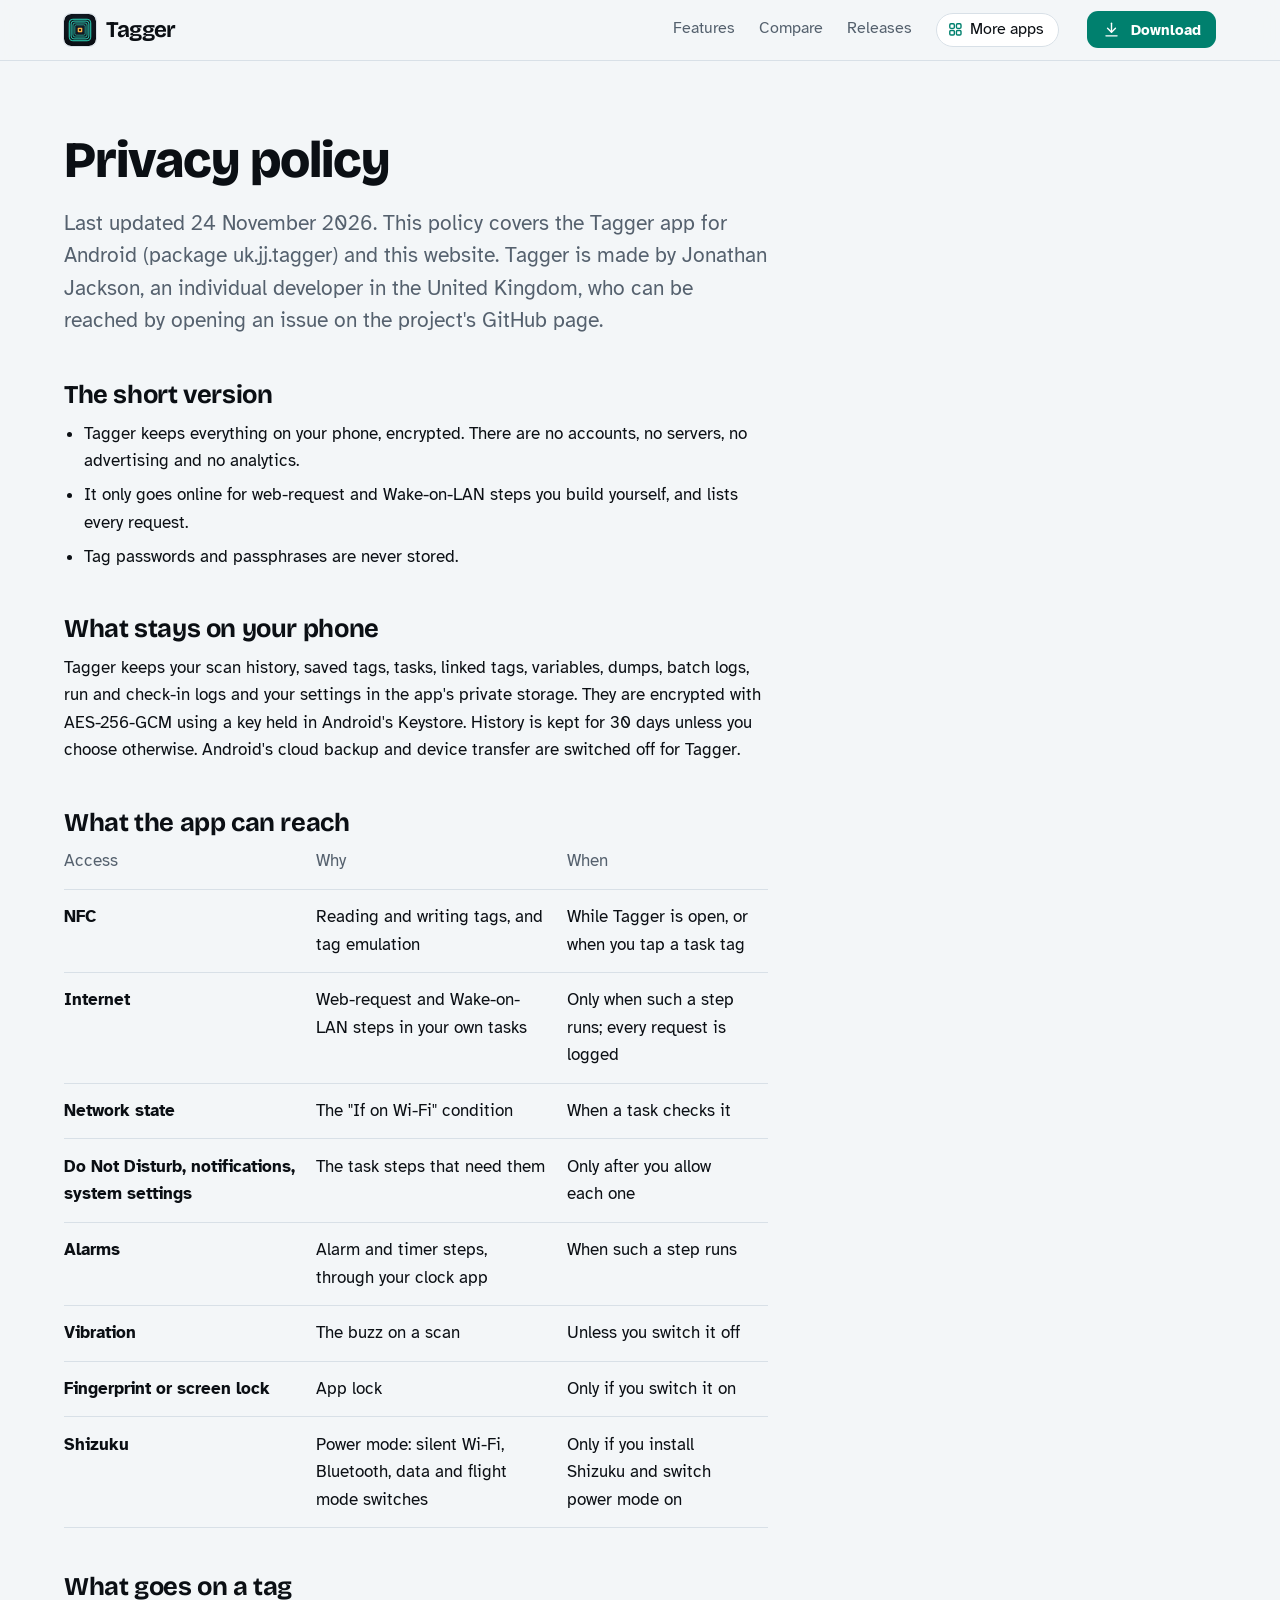
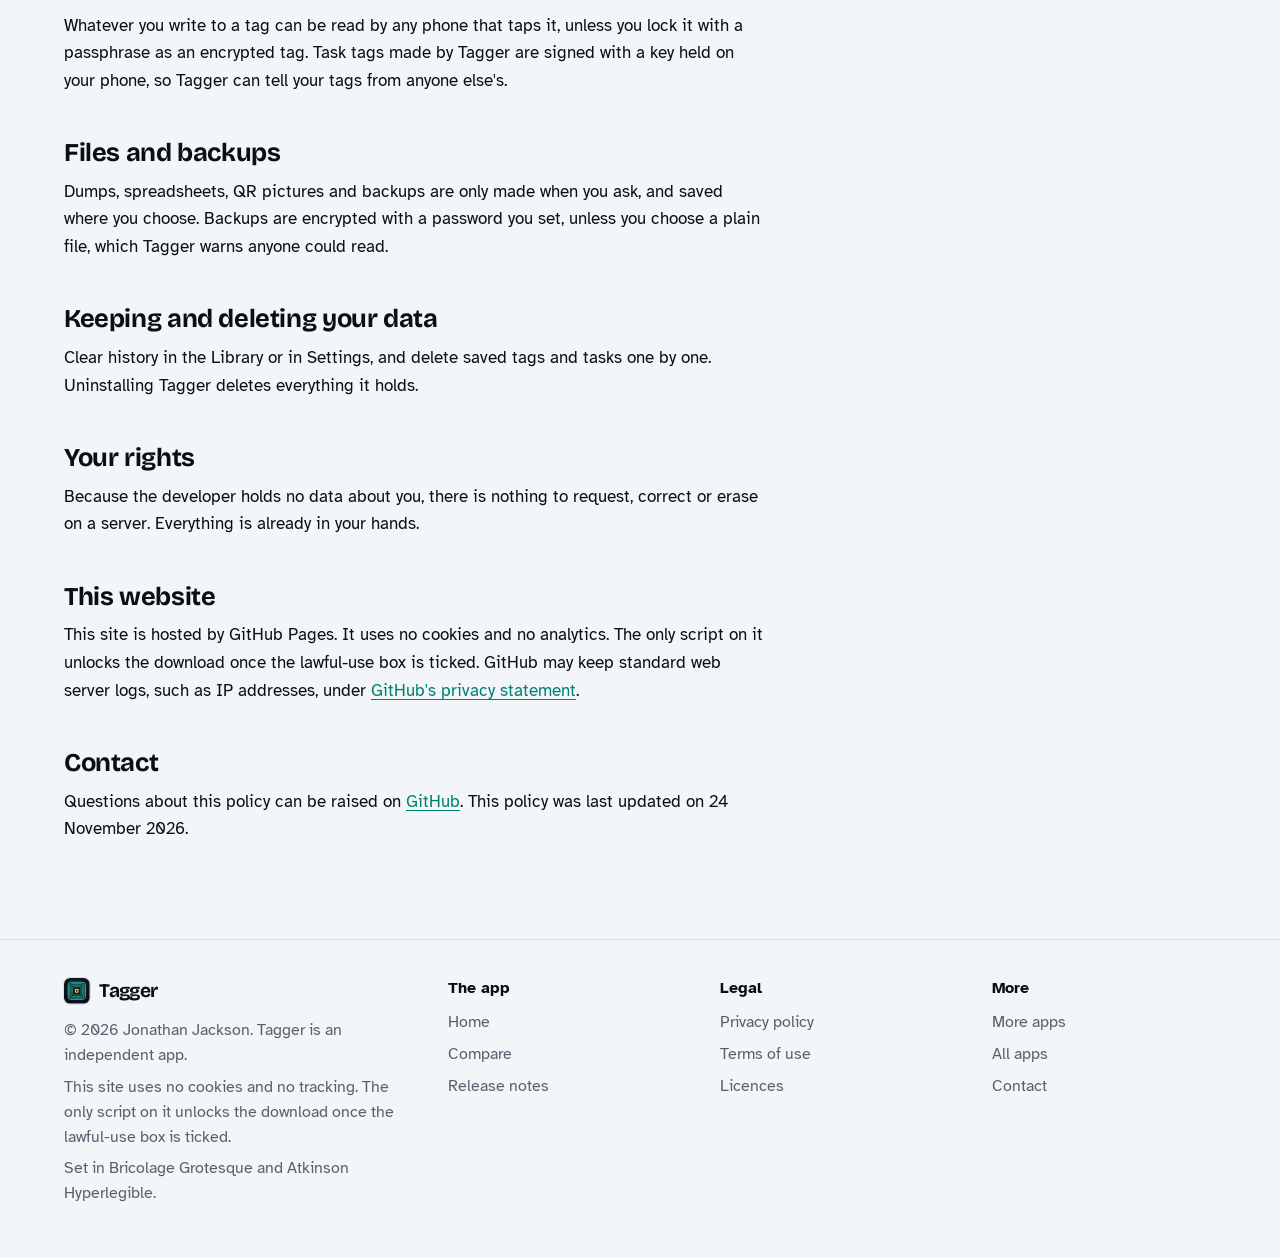
<file: privacy.html>
<!DOCTYPE html>
<html lang="en-GB">
<head>
<meta charset="utf-8">
<meta name="viewport" content="width=device-width, initial-scale=1">
<title>Tagger privacy policy</title>
<meta name="description" content="What Tagger does with your information: in short, it stays on your phone.">
<meta name="author" content="Jonathan Jackson">
<link rel="canonical" href="https://customgpter.github.io/tagger/privacy.html">
<meta name="theme-color" content="#f3f6f8" media="(prefers-color-scheme: light)">
<meta name="theme-color" content="#080b10" media="(prefers-color-scheme: dark)">
<meta property="og:type" content="website">
<meta property="og:site_name" content="Tagger">
<meta property="og:title" content="Tagger privacy policy">
<meta property="og:description" content="What Tagger does with your information: in short, it stays on your phone.">
<meta property="og:url" content="https://customgpter.github.io/tagger/privacy.html">
<meta property="og:image" content="https://customgpter.github.io/tagger/assets/og.png">
<meta property="og:image:width" content="1200">
<meta property="og:image:height" content="630">
<meta property="og:image:alt" content="Tagger&#x27;s tag screen: an NTAG215 with its ID, memory used, and the link, Wi-Fi network and contact stored on it">
<meta property="og:locale" content="en_GB">
<meta name="twitter:card" content="summary_large_image">
<link rel="icon" href="./assets/favicon.svg" type="image/svg+xml">
<link rel="apple-touch-icon" href="./assets/apple-touch-icon.png">
<link rel="preload" href="./assets/fonts/bricolage-grotesque-latin.woff2" as="font" type="font/woff2" crossorigin>
<link rel="preload" href="./assets/fonts/atkinson-hyperlegible-latin-400-normal.woff2" as="font" type="font/woff2" crossorigin>
<link rel="stylesheet" href="./assets/site.css?v=1">
<link rel="stylesheet" href="./assets/house.css?v=1">
<link rel="stylesheet" href="./assets/apps-list.css?v=1">
<script src="./assets/apps-list.js?v=1" defer></script>
</head>
<body>
<a class="skip" href="#main">Skip to content</a>
<header class="masthead">
<div class="wrap">
<a class="brand" href="./" aria-label="Tagger home"><svg viewBox="0 0 108 108" aria-hidden="true"><defs><radialGradient id="tgg" cx="54" cy="40" r="80" gradientUnits="userSpaceOnUse"><stop offset="0" stop-color="#17222E"/><stop offset="1" stop-color="#080B10"/></radialGradient></defs><rect width="108" height="108" rx="24" fill="url(#tgg)"/><g transform="translate(54 54) scale(1.25) translate(-54 -54)"><rect x="25" y="25" width="58" height="58" rx="9.5" fill="none" stroke="#2DE1C2" stroke-opacity="1" stroke-width="2.6"/><rect x="30" y="30" width="48" height="48" rx="7.6" fill="none" stroke="#2DE1C2" stroke-opacity=".9" stroke-width="2.6"/><rect x="35" y="35" width="38" height="38" rx="5.8" fill="none" stroke="#2DE1C2" stroke-opacity=".75" stroke-width="2.6"/><rect x="40" y="40" width="28" height="28" rx="4.2" fill="none" stroke="#2DE1C2" stroke-opacity=".6" stroke-width="2.6"/><rect x="47.8" y="47.8" width="12.4" height="12.4" rx="2.2" fill="#FFB547"/><rect x="51.6" y="51.6" width="4.8" height="4.8" rx="0.9" fill="#0B0F14"/></g></svg><span>Tagger</span></a>
<nav aria-label="Main"><ul><li><a href="./#features">Features</a></li><li><a href="./compare.html">Compare</a></li><li><a href="./releases.html">Releases</a></li><li><a class="more-apps" href="./more-apps.html"><svg class="ico" viewBox="0 0 24 24" aria-hidden="true"><rect x="4" y="4" width="6.5" height="6.5" rx="1.6"/><rect x="13.5" y="4" width="6.5" height="6.5" rx="1.6"/><rect x="4" y="13.5" width="6.5" height="6.5" rx="1.6"/><rect x="13.5" y="13.5" width="6.5" height="6.5" rx="1.6"/></svg>More apps</a></li></ul></nav>
<a class="button small" href="./#download"><svg class="ico" viewBox="0 0 24 24" aria-hidden="true"><path d="M12 4v11"/><path d="M7 10.5l5 5 5-5"/><path d="M5 20h14"/></svg>Download</a>
</div>
</header>
<main id="main" class="doc">
<div class="wrap">
<div class="measure">
<h1>Privacy policy</h1>
<p class="lede">Last updated 24 November 2026. This policy covers the Tagger app for Android (package uk.jj.tagger) and this website. Tagger is made by Jonathan Jackson, an individual developer in the United Kingdom, who can be reached by opening an issue on the project's GitHub page.</p>
<h2 id="short">The short version</h2><ul>
<li>Tagger keeps everything on your phone, encrypted. There are no accounts, no servers, no advertising and no analytics.</li>
<li>It only goes online for web-request and Wake-on-LAN steps you build yourself, and lists every request.</li>
<li>Tag passwords and passphrases are never stored.</li>
</ul><h2 id="kept">What stays on your phone</h2><p>Tagger keeps your scan history, saved tags, tasks, linked tags, variables, dumps, batch logs, run and check-in logs and your settings in the app's private storage. They are encrypted with AES-256-GCM using a key held in Android's Keystore. History is kept for 30 days unless you choose otherwise. Android's cloud backup and device transfer are switched off for Tagger.</p><h2 id="reach">What the app can reach</h2><table>
<thead><tr><th scope="col">Access</th><th scope="col">Why</th><th scope="col">When</th></tr></thead>
<tbody>
<tr><th scope="row">NFC</th><td>Reading and writing tags, and tag emulation</td><td>While Tagger is open, or when you tap a task tag</td></tr>
<tr><th scope="row">Internet</th><td>Web-request and Wake-on-LAN steps in your own tasks</td><td>Only when such a step runs; every request is logged</td></tr>
<tr><th scope="row">Network state</th><td>The "If on Wi-Fi" condition</td><td>When a task checks it</td></tr>
<tr><th scope="row">Do Not Disturb, notifications, system settings</th><td>The task steps that need them</td><td>Only after you allow each one</td></tr>
<tr><th scope="row">Alarms</th><td>Alarm and timer steps, through your clock app</td><td>When such a step runs</td></tr>
<tr><th scope="row">Vibration</th><td>The buzz on a scan</td><td>Unless you switch it off</td></tr>
<tr><th scope="row">Fingerprint or screen lock</th><td>App lock</td><td>Only if you switch it on</td></tr>
<tr><th scope="row">Shizuku</th><td>Power mode: silent Wi-Fi, Bluetooth, data and flight mode switches</td><td>Only if you install Shizuku and switch power mode on</td></tr>
</tbody>
</table><h2 id="tags">What goes on a tag</h2><p>Whatever you write to a tag can be read by any phone that taps it, unless you lock it with a passphrase as an encrypted tag. Task tags made by Tagger are signed with a key held on your phone, so Tagger can tell your tags from anyone else's.</p><h2 id="files">Files and backups</h2><p>Dumps, spreadsheets, QR pictures and backups are only made when you ask, and saved where you choose. Backups are encrypted with a password you set, unless you choose a plain file, which Tagger warns anyone could read.</p><h2 id="deleting">Keeping and deleting your data</h2><p>Clear history in the Library or in Settings, and delete saved tags and tasks one by one. Uninstalling Tagger deletes everything it holds.</p><h2 id="rights">Your rights</h2><p>Because the developer holds no data about you, there is nothing to request, correct or erase on a server. Everything is already in your hands.</p><h2 id="website">This website</h2><p>This site is hosted by GitHub Pages. It uses no cookies and no analytics. The only script on it unlocks the download once the lawful-use box is ticked. GitHub may keep standard web server logs, such as IP addresses, under <a href="https://docs.github.com/en/site-policy/privacy-policies/github-general-privacy-statement">GitHub's privacy statement</a>.</p>
<h2 id="contact">Contact</h2>
<p>Questions about this policy can be raised on <a href="https://github.com/CustomGPTer/tagger/issues">GitHub</a>. This policy was last updated on 24 November 2026.</p>
</div>
</div>
</main>
<footer class="colophon">
<div class="wrap">
<div>
<a class="brand" href="./" aria-label="Tagger home"><svg viewBox="0 0 108 108" aria-hidden="true"><defs><radialGradient id="tgg" cx="54" cy="40" r="80" gradientUnits="userSpaceOnUse"><stop offset="0" stop-color="#17222E"/><stop offset="1" stop-color="#080B10"/></radialGradient></defs><rect width="108" height="108" rx="24" fill="url(#tgg)"/><g transform="translate(54 54) scale(1.25) translate(-54 -54)"><rect x="25" y="25" width="58" height="58" rx="9.5" fill="none" stroke="#2DE1C2" stroke-opacity="1" stroke-width="2.6"/><rect x="30" y="30" width="48" height="48" rx="7.6" fill="none" stroke="#2DE1C2" stroke-opacity=".9" stroke-width="2.6"/><rect x="35" y="35" width="38" height="38" rx="5.8" fill="none" stroke="#2DE1C2" stroke-opacity=".75" stroke-width="2.6"/><rect x="40" y="40" width="28" height="28" rx="4.2" fill="none" stroke="#2DE1C2" stroke-opacity=".6" stroke-width="2.6"/><rect x="47.8" y="47.8" width="12.4" height="12.4" rx="2.2" fill="#FFB547"/><rect x="51.6" y="51.6" width="4.8" height="4.8" rx="0.9" fill="#0B0F14"/></g></svg><span>Tagger</span></a>
<p>&copy; 2026 Jonathan Jackson. Tagger is an independent app.</p>
<p>This site uses no cookies and no tracking. The only script on it unlocks the download once the lawful-use box is ticked.</p>
<p>Set in Bricolage Grotesque and Atkinson Hyperlegible.</p>
</div>
<nav aria-label="The app"><h2>The app</h2><ul>
<li><a href="./">Home</a></li>
<li><a href="./compare.html">Compare</a></li>
<li><a href="./releases.html">Release notes</a></li>

</ul></nav>
<nav aria-label="Legal"><h2>Legal</h2><ul>
<li><a href="./privacy.html">Privacy policy</a></li>
<li><a href="./terms.html">Terms of use</a></li>
<li><a href="./licences.html">Licences</a></li>
</ul></nav>
<nav aria-label="More"><h2>More</h2><ul>
<li><a href="./more-apps.html">More apps</a></li>
<li><a href="https://customgpter.github.io/">All apps</a></li>
<li><a href="https://github.com/CustomGPTer/tagger/issues">Contact</a></li>
</ul></nav>
</div>
</footer>
</body>
</html>
</file>
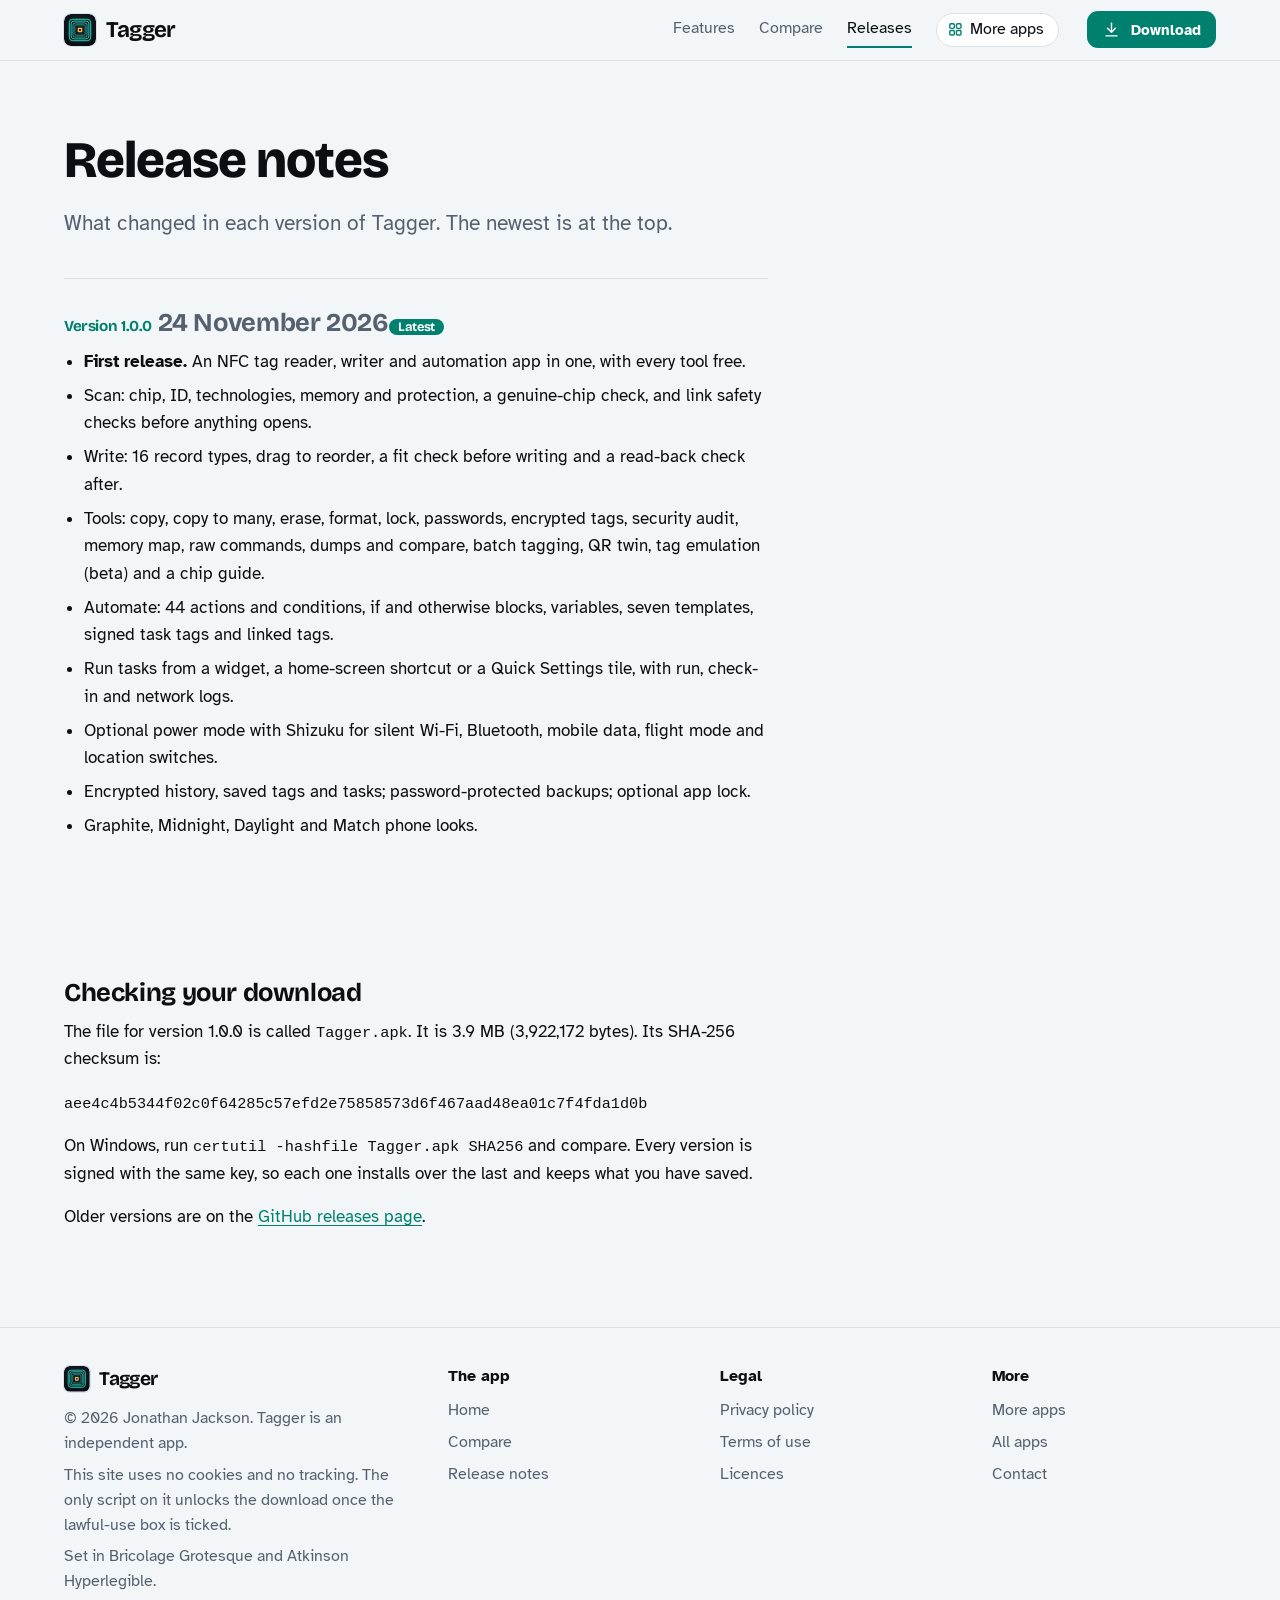
<file: releases.html>
<!DOCTYPE html>
<html lang="en-GB">
<head>
<meta charset="utf-8">
<meta name="viewport" content="width=device-width, initial-scale=1">
<title>Tagger release notes</title>
<meta name="description" content="What changed in each version of Tagger, with the file size and checksum to check your download.">
<meta name="author" content="Jonathan Jackson">
<link rel="canonical" href="https://customgpter.github.io/tagger/releases.html">
<meta name="theme-color" content="#f3f6f8" media="(prefers-color-scheme: light)">
<meta name="theme-color" content="#080b10" media="(prefers-color-scheme: dark)">
<meta property="og:type" content="website">
<meta property="og:site_name" content="Tagger">
<meta property="og:title" content="Tagger release notes">
<meta property="og:description" content="What changed in each version of Tagger, with the file size and checksum to check your download.">
<meta property="og:url" content="https://customgpter.github.io/tagger/releases.html">
<meta property="og:image" content="https://customgpter.github.io/tagger/assets/og.png">
<meta property="og:image:width" content="1200">
<meta property="og:image:height" content="630">
<meta property="og:image:alt" content="Tagger&#x27;s tag screen: an NTAG215 with its ID, memory used, and the link, Wi-Fi network and contact stored on it">
<meta property="og:locale" content="en_GB">
<meta name="twitter:card" content="summary_large_image">
<link rel="icon" href="./assets/favicon.svg" type="image/svg+xml">
<link rel="apple-touch-icon" href="./assets/apple-touch-icon.png">
<link rel="preload" href="./assets/fonts/bricolage-grotesque-latin.woff2" as="font" type="font/woff2" crossorigin>
<link rel="preload" href="./assets/fonts/atkinson-hyperlegible-latin-400-normal.woff2" as="font" type="font/woff2" crossorigin>
<link rel="stylesheet" href="./assets/site.css?v=1">
<link rel="stylesheet" href="./assets/house.css?v=1">
<link rel="stylesheet" href="./assets/apps-list.css?v=1">
<script src="./assets/apps-list.js?v=1" defer></script>
</head>
<body>
<a class="skip" href="#main">Skip to content</a>
<header class="masthead">
<div class="wrap">
<a class="brand" href="./" aria-label="Tagger home"><svg viewBox="0 0 108 108" aria-hidden="true"><defs><radialGradient id="tgg" cx="54" cy="40" r="80" gradientUnits="userSpaceOnUse"><stop offset="0" stop-color="#17222E"/><stop offset="1" stop-color="#080B10"/></radialGradient></defs><rect width="108" height="108" rx="24" fill="url(#tgg)"/><g transform="translate(54 54) scale(1.25) translate(-54 -54)"><rect x="25" y="25" width="58" height="58" rx="9.5" fill="none" stroke="#2DE1C2" stroke-opacity="1" stroke-width="2.6"/><rect x="30" y="30" width="48" height="48" rx="7.6" fill="none" stroke="#2DE1C2" stroke-opacity=".9" stroke-width="2.6"/><rect x="35" y="35" width="38" height="38" rx="5.8" fill="none" stroke="#2DE1C2" stroke-opacity=".75" stroke-width="2.6"/><rect x="40" y="40" width="28" height="28" rx="4.2" fill="none" stroke="#2DE1C2" stroke-opacity=".6" stroke-width="2.6"/><rect x="47.8" y="47.8" width="12.4" height="12.4" rx="2.2" fill="#FFB547"/><rect x="51.6" y="51.6" width="4.8" height="4.8" rx="0.9" fill="#0B0F14"/></g></svg><span>Tagger</span></a>
<nav aria-label="Main"><ul><li><a href="./#features">Features</a></li><li><a href="./compare.html">Compare</a></li><li><a href="./releases.html" aria-current="page">Releases</a></li><li><a class="more-apps" href="./more-apps.html"><svg class="ico" viewBox="0 0 24 24" aria-hidden="true"><rect x="4" y="4" width="6.5" height="6.5" rx="1.6"/><rect x="13.5" y="4" width="6.5" height="6.5" rx="1.6"/><rect x="4" y="13.5" width="6.5" height="6.5" rx="1.6"/><rect x="13.5" y="13.5" width="6.5" height="6.5" rx="1.6"/></svg>More apps</a></li></ul></nav>
<a class="button small" href="./#download"><svg class="ico" viewBox="0 0 24 24" aria-hidden="true"><path d="M12 4v11"/><path d="M7 10.5l5 5 5-5"/><path d="M5 20h14"/></svg>Download</a>
</div>
</header>
<main id="main" class="doc">
<div class="wrap">
<div class="measure">
<h1>Release notes</h1>
<p class="lede">What changed in each version of Tagger. The newest is at the top.</p>
<section class="release" id="v1.0.0"><h2><span class="ver">Version 1.0.0</span> <span class="when">24 November 2026</span><span class="tag">Latest</span></h2><ul><li><b>First release.</b> An NFC tag reader, writer and automation app in one, with every tool free.</li><li>Scan: chip, ID, technologies, memory and protection, a genuine-chip check, and link safety checks before anything opens.</li><li>Write: 16 record types, drag to reorder, a fit check before writing and a read-back check after.</li><li>Tools: copy, copy to many, erase, format, lock, passwords, encrypted tags, security audit, memory map, raw commands, dumps and compare, batch tagging, QR twin, tag emulation (beta) and a chip guide.</li><li>Automate: 44 actions and conditions, if and otherwise blocks, variables, seven templates, signed task tags and linked tags.</li><li>Run tasks from a widget, a home-screen shortcut or a Quick Settings tile, with run, check-in and network logs.</li><li>Optional power mode with Shizuku for silent Wi-Fi, Bluetooth, mobile data, flight mode and location switches.</li><li>Encrypted history, saved tags and tasks; password-protected backups; optional app lock.</li><li>Graphite, Midnight, Daylight and Match phone looks.</li></ul></section>
<h2 id="checking">Checking your download</h2>
<p>The file for version 1.0.0 is called <code>Tagger.apk</code>. It is 3.9 MB (3,922,172 bytes). Its SHA-256 checksum is:</p>
<p><code class="sum">aee4c4b5344f02c0f64285c57efd2e75858573d6f467aad48ea01c7f4fda1d0b</code></p>
<p>On Windows, run <code>certutil -hashfile Tagger.apk SHA256</code> and compare. Every version is signed with the same key, so each one installs over the last and keeps what you have saved.</p>
<p>Older versions are on the <a href="https://github.com/CustomGPTer/tagger/releases">GitHub releases page</a>.</p>
</div>
</div>
</main>
<footer class="colophon">
<div class="wrap">
<div>
<a class="brand" href="./" aria-label="Tagger home"><svg viewBox="0 0 108 108" aria-hidden="true"><defs><radialGradient id="tgg" cx="54" cy="40" r="80" gradientUnits="userSpaceOnUse"><stop offset="0" stop-color="#17222E"/><stop offset="1" stop-color="#080B10"/></radialGradient></defs><rect width="108" height="108" rx="24" fill="url(#tgg)"/><g transform="translate(54 54) scale(1.25) translate(-54 -54)"><rect x="25" y="25" width="58" height="58" rx="9.5" fill="none" stroke="#2DE1C2" stroke-opacity="1" stroke-width="2.6"/><rect x="30" y="30" width="48" height="48" rx="7.6" fill="none" stroke="#2DE1C2" stroke-opacity=".9" stroke-width="2.6"/><rect x="35" y="35" width="38" height="38" rx="5.8" fill="none" stroke="#2DE1C2" stroke-opacity=".75" stroke-width="2.6"/><rect x="40" y="40" width="28" height="28" rx="4.2" fill="none" stroke="#2DE1C2" stroke-opacity=".6" stroke-width="2.6"/><rect x="47.8" y="47.8" width="12.4" height="12.4" rx="2.2" fill="#FFB547"/><rect x="51.6" y="51.6" width="4.8" height="4.8" rx="0.9" fill="#0B0F14"/></g></svg><span>Tagger</span></a>
<p>&copy; 2026 Jonathan Jackson. Tagger is an independent app.</p>
<p>This site uses no cookies and no tracking. The only script on it unlocks the download once the lawful-use box is ticked.</p>
<p>Set in Bricolage Grotesque and Atkinson Hyperlegible.</p>
</div>
<nav aria-label="The app"><h2>The app</h2><ul>
<li><a href="./">Home</a></li>
<li><a href="./compare.html">Compare</a></li>
<li><a href="./releases.html">Release notes</a></li>

</ul></nav>
<nav aria-label="Legal"><h2>Legal</h2><ul>
<li><a href="./privacy.html">Privacy policy</a></li>
<li><a href="./terms.html">Terms of use</a></li>
<li><a href="./licences.html">Licences</a></li>
</ul></nav>
<nav aria-label="More"><h2>More</h2><ul>
<li><a href="./more-apps.html">More apps</a></li>
<li><a href="https://customgpter.github.io/">All apps</a></li>
<li><a href="https://github.com/CustomGPTer/tagger/issues">Contact</a></li>
</ul></nav>
</div>
</footer>
</body>
</html>
</file>
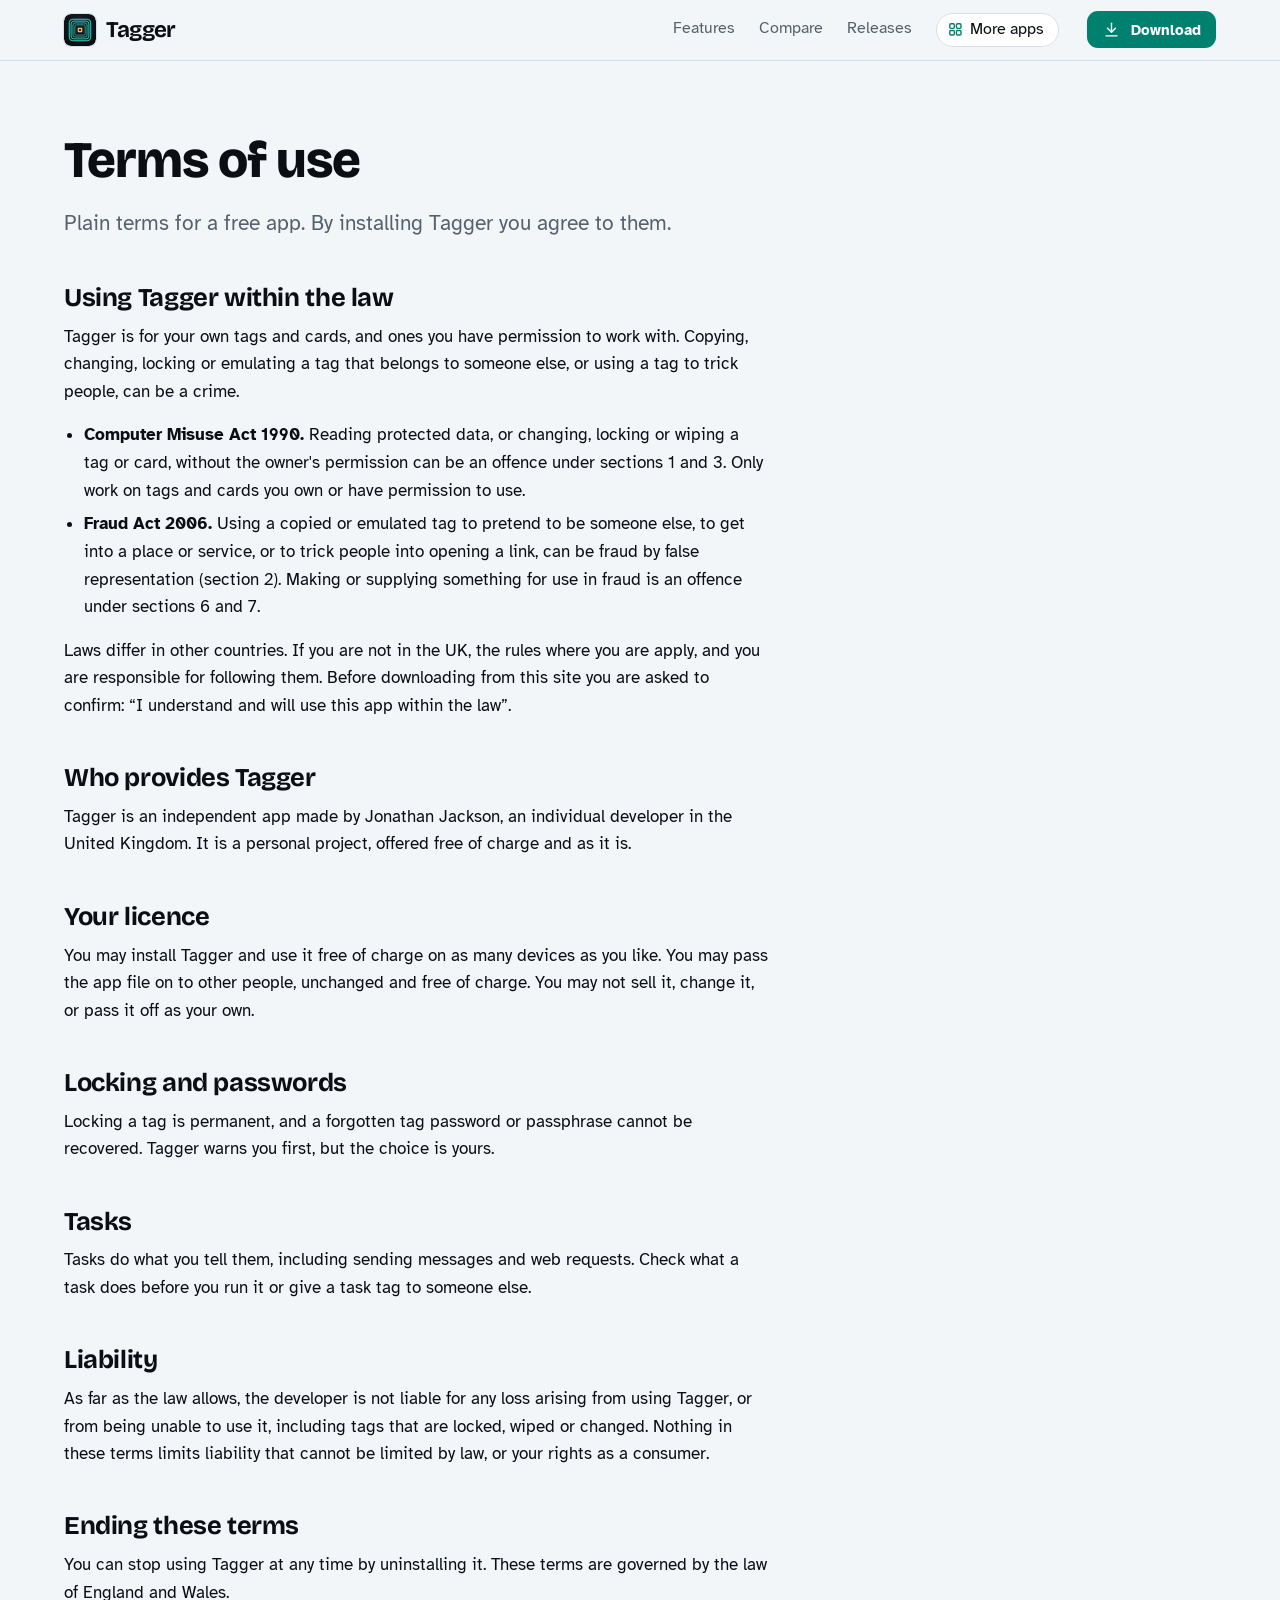
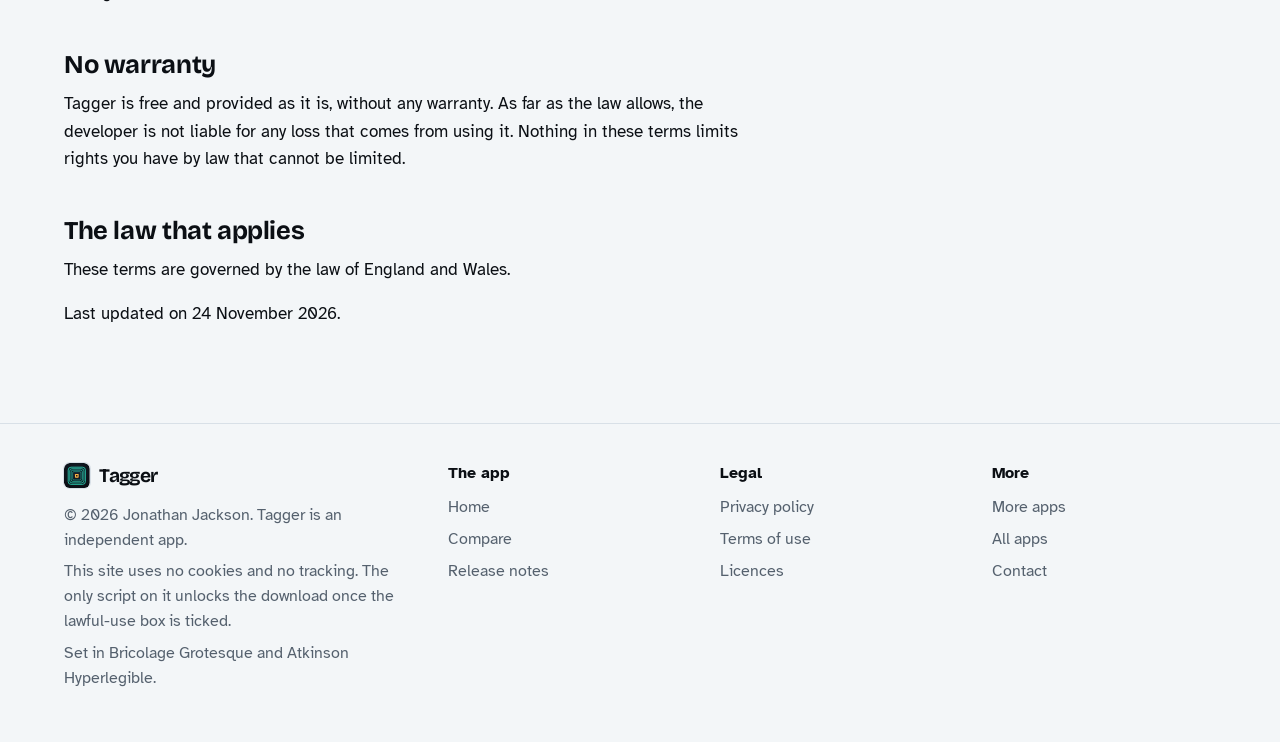
<file: terms.html>
<!DOCTYPE html>
<html lang="en-GB">
<head>
<meta charset="utf-8">
<meta name="viewport" content="width=device-width, initial-scale=1">
<title>Tagger terms of use</title>
<meta name="description" content="The terms for using Tagger, including using it within the law.">
<meta name="author" content="Jonathan Jackson">
<link rel="canonical" href="https://customgpter.github.io/tagger/terms.html">
<meta name="theme-color" content="#f3f6f8" media="(prefers-color-scheme: light)">
<meta name="theme-color" content="#080b10" media="(prefers-color-scheme: dark)">
<meta property="og:type" content="website">
<meta property="og:site_name" content="Tagger">
<meta property="og:title" content="Tagger terms of use">
<meta property="og:description" content="The terms for using Tagger, including using it within the law.">
<meta property="og:url" content="https://customgpter.github.io/tagger/terms.html">
<meta property="og:image" content="https://customgpter.github.io/tagger/assets/og.png">
<meta property="og:image:width" content="1200">
<meta property="og:image:height" content="630">
<meta property="og:image:alt" content="Tagger&#x27;s tag screen: an NTAG215 with its ID, memory used, and the link, Wi-Fi network and contact stored on it">
<meta property="og:locale" content="en_GB">
<meta name="twitter:card" content="summary_large_image">
<link rel="icon" href="./assets/favicon.svg" type="image/svg+xml">
<link rel="apple-touch-icon" href="./assets/apple-touch-icon.png">
<link rel="preload" href="./assets/fonts/bricolage-grotesque-latin.woff2" as="font" type="font/woff2" crossorigin>
<link rel="preload" href="./assets/fonts/atkinson-hyperlegible-latin-400-normal.woff2" as="font" type="font/woff2" crossorigin>
<link rel="stylesheet" href="./assets/site.css?v=1">
<link rel="stylesheet" href="./assets/house.css?v=1">
<link rel="stylesheet" href="./assets/apps-list.css?v=1">
<script src="./assets/apps-list.js?v=1" defer></script>
</head>
<body>
<a class="skip" href="#main">Skip to content</a>
<header class="masthead">
<div class="wrap">
<a class="brand" href="./" aria-label="Tagger home"><svg viewBox="0 0 108 108" aria-hidden="true"><defs><radialGradient id="tgg" cx="54" cy="40" r="80" gradientUnits="userSpaceOnUse"><stop offset="0" stop-color="#17222E"/><stop offset="1" stop-color="#080B10"/></radialGradient></defs><rect width="108" height="108" rx="24" fill="url(#tgg)"/><g transform="translate(54 54) scale(1.25) translate(-54 -54)"><rect x="25" y="25" width="58" height="58" rx="9.5" fill="none" stroke="#2DE1C2" stroke-opacity="1" stroke-width="2.6"/><rect x="30" y="30" width="48" height="48" rx="7.6" fill="none" stroke="#2DE1C2" stroke-opacity=".9" stroke-width="2.6"/><rect x="35" y="35" width="38" height="38" rx="5.8" fill="none" stroke="#2DE1C2" stroke-opacity=".75" stroke-width="2.6"/><rect x="40" y="40" width="28" height="28" rx="4.2" fill="none" stroke="#2DE1C2" stroke-opacity=".6" stroke-width="2.6"/><rect x="47.8" y="47.8" width="12.4" height="12.4" rx="2.2" fill="#FFB547"/><rect x="51.6" y="51.6" width="4.8" height="4.8" rx="0.9" fill="#0B0F14"/></g></svg><span>Tagger</span></a>
<nav aria-label="Main"><ul><li><a href="./#features">Features</a></li><li><a href="./compare.html">Compare</a></li><li><a href="./releases.html">Releases</a></li><li><a class="more-apps" href="./more-apps.html"><svg class="ico" viewBox="0 0 24 24" aria-hidden="true"><rect x="4" y="4" width="6.5" height="6.5" rx="1.6"/><rect x="13.5" y="4" width="6.5" height="6.5" rx="1.6"/><rect x="4" y="13.5" width="6.5" height="6.5" rx="1.6"/><rect x="13.5" y="13.5" width="6.5" height="6.5" rx="1.6"/></svg>More apps</a></li></ul></nav>
<a class="button small" href="./#download"><svg class="ico" viewBox="0 0 24 24" aria-hidden="true"><path d="M12 4v11"/><path d="M7 10.5l5 5 5-5"/><path d="M5 20h14"/></svg>Download</a>
</div>
</header>
<main id="main" class="doc">
<div class="wrap">
<div class="measure">
<h1>Terms of use</h1>
<p class="lede">Plain terms for a free app. By installing Tagger you agree to them.</p>
<h2 id="law">Using Tagger within the law</h2><p>Tagger is for your own tags and cards, and ones you have permission to work with. Copying, changing, locking or emulating a tag that belongs to someone else, or using a tag to trick people, can be a crime.</p><ul><li><b>Computer Misuse Act 1990.</b> Reading protected data, or changing, locking or wiping a tag or card, without the owner's permission can be an offence under sections 1 and 3. Only work on tags and cards you own or have permission to use.</li><li><b>Fraud Act 2006.</b> Using a copied or emulated tag to pretend to be someone else, to get into a place or service, or to trick people into opening a link, can be fraud by false representation (section 2). Making or supplying something for use in fraud is an offence under sections 6 and 7.</li></ul><p>Laws differ in other countries. If you are not in the UK, the rules where you are apply, and you are responsible for following them. Before downloading from this site you are asked to confirm: &ldquo;I understand and will use this app within the law&rdquo;.</p><h2 id="who">Who provides Tagger</h2><p>Tagger is an independent app made by Jonathan Jackson, an individual developer in the United Kingdom. It is a personal project, offered free of charge and as it is.</p><h2 id="licence">Your licence</h2><p>You may install Tagger and use it free of charge on as many devices as you like. You may pass the app file on to other people, unchanged and free of charge. You may not sell it, change it, or pass it off as your own.</p><h2 id="tags">Locking and passwords</h2><p>Locking a tag is permanent, and a forgotten tag password or passphrase cannot be recovered. Tagger warns you first, but the choice is yours.</p><h2 id="tasks">Tasks</h2><p>Tasks do what you tell them, including sending messages and web requests. Check what a task does before you run it or give a task tag to someone else.</p><h2 id="liability">Liability</h2><p>As far as the law allows, the developer is not liable for any loss arising from using Tagger, or from being unable to use it, including tags that are locked, wiped or changed. Nothing in these terms limits liability that cannot be limited by law, or your rights as a consumer.</p><h2 id="ending">Ending these terms</h2><p>You can stop using Tagger at any time by uninstalling it. These terms are governed by the law of England and Wales.</p>
<h2 id="no-warranty">No warranty</h2>
<p>Tagger is free and provided as it is, without any warranty. As far as the law allows, the developer is not liable for any loss that comes from using it. Nothing in these terms limits rights you have by law that cannot be limited.</p>
<h2 id="governing">The law that applies</h2>
<p>These terms are governed by the law of England and Wales.</p>
<p>Last updated on 24 November 2026.</p>
</div>
</div>
</main>
<footer class="colophon">
<div class="wrap">
<div>
<a class="brand" href="./" aria-label="Tagger home"><svg viewBox="0 0 108 108" aria-hidden="true"><defs><radialGradient id="tgg" cx="54" cy="40" r="80" gradientUnits="userSpaceOnUse"><stop offset="0" stop-color="#17222E"/><stop offset="1" stop-color="#080B10"/></radialGradient></defs><rect width="108" height="108" rx="24" fill="url(#tgg)"/><g transform="translate(54 54) scale(1.25) translate(-54 -54)"><rect x="25" y="25" width="58" height="58" rx="9.5" fill="none" stroke="#2DE1C2" stroke-opacity="1" stroke-width="2.6"/><rect x="30" y="30" width="48" height="48" rx="7.6" fill="none" stroke="#2DE1C2" stroke-opacity=".9" stroke-width="2.6"/><rect x="35" y="35" width="38" height="38" rx="5.8" fill="none" stroke="#2DE1C2" stroke-opacity=".75" stroke-width="2.6"/><rect x="40" y="40" width="28" height="28" rx="4.2" fill="none" stroke="#2DE1C2" stroke-opacity=".6" stroke-width="2.6"/><rect x="47.8" y="47.8" width="12.4" height="12.4" rx="2.2" fill="#FFB547"/><rect x="51.6" y="51.6" width="4.8" height="4.8" rx="0.9" fill="#0B0F14"/></g></svg><span>Tagger</span></a>
<p>&copy; 2026 Jonathan Jackson. Tagger is an independent app.</p>
<p>This site uses no cookies and no tracking. The only script on it unlocks the download once the lawful-use box is ticked.</p>
<p>Set in Bricolage Grotesque and Atkinson Hyperlegible.</p>
</div>
<nav aria-label="The app"><h2>The app</h2><ul>
<li><a href="./">Home</a></li>
<li><a href="./compare.html">Compare</a></li>
<li><a href="./releases.html">Release notes</a></li>

</ul></nav>
<nav aria-label="Legal"><h2>Legal</h2><ul>
<li><a href="./privacy.html">Privacy policy</a></li>
<li><a href="./terms.html">Terms of use</a></li>
<li><a href="./licences.html">Licences</a></li>
</ul></nav>
<nav aria-label="More"><h2>More</h2><ul>
<li><a href="./more-apps.html">More apps</a></li>
<li><a href="https://customgpter.github.io/">All apps</a></li>
<li><a href="https://github.com/CustomGPTer/tagger/issues">Contact</a></li>
</ul></nav>
</div>
</footer>
</body>
</html>
</file>
<file: assets/site.css>
@font-face{font-family:"Bricolage Grotesque";src:url("fonts/bricolage-grotesque-latin.woff2") format("woff2");font-weight:200 800;font-style:normal;font-display:swap}
@font-face{font-family:"Atkinson Hyperlegible";src:url("fonts/atkinson-hyperlegible-latin-400-normal.woff2") format("woff2");font-weight:400;font-style:normal;font-display:swap}
@font-face{font-family:"Atkinson Hyperlegible";src:url("fonts/atkinson-hyperlegible-latin-700-normal.woff2") format("woff2");font-weight:700;font-style:normal;font-display:swap}

/* Daylight page, night-time camera. The lamp colour is kept for the one thing to press and for what the camera has seen. */
:root{
  --page:#f2f5f9; --panel:#ffffff; --raised:#e8edf3; --ink:#0d1a2b; --soft:#465468; --rule:#d2dae4;
  --accent:#0a6a55; --accent-ink:#ffffff; --warn:#8a5200; --rec:#d3302f;
  --lamp:#ffb347; --lamp-ink:#231400; --lamp-text:#8a5200;
  --night:#09111e; --night-2:#111d30; --night-3:#1a2a43; --night-ink:#eaf0f8; --night-soft:#9fb0c7; --night-rule:#24364f; --iris:#55d6ab;
  --display:"Bricolage Grotesque","Atkinson Hyperlegible",system-ui,sans-serif;
  --sans:"Atkinson Hyperlegible",system-ui,-apple-system,"Segoe UI",Roboto,sans-serif;
  --mono:ui-monospace,SFMono-Regular,Menlo,Consolas,"Liberation Mono",monospace;
  color-scheme:light dark;
}
@media (prefers-color-scheme:dark){
  :root{--page:#0a111b; --panel:#111a27; --raised:#182434; --ink:#e9eef5; --soft:#a0aec0; --rule:#243247;
    --accent:#55d6ab; --accent-ink:#00281d; --warn:#ffb347; --rec:#ff6163; --lamp-text:#ffb347}
}

*,*::before,*::after{box-sizing:border-box}
html{-webkit-text-size-adjust:100%;scroll-behavior:smooth;scroll-padding-top:5.5rem}
@media (prefers-reduced-motion:reduce){html{scroll-behavior:auto}}
body{margin:0;background:var(--page);color:var(--ink);font:400 1.0625rem/1.62 var(--sans);text-rendering:optimizeLegibility;-webkit-font-smoothing:antialiased}
img,svg{max-width:100%;display:block}
a{color:var(--accent);text-decoration-thickness:.07em;text-underline-offset:.2em}
a:hover{text-decoration-thickness:.13em}
:focus-visible{outline:3px solid var(--lamp);outline-offset:3px;border-radius:6px}
code{font:.9em/1 var(--mono);overflow-wrap:anywhere}
h1,h2,h3{font-family:var(--display);font-weight:700;letter-spacing:-.015em;line-height:1.08;margin:0;text-wrap:balance}
p{margin:0 0 1rem}
.skip{position:absolute;left:-999px;top:0;background:var(--ink);color:var(--page);padding:.6rem 1rem;z-index:30;border-radius:0 0 8px 0}
.skip:focus{left:0}
.sr{position:absolute;width:1px;height:1px;overflow:hidden;clip-path:inset(50%);white-space:nowrap}
.wrap{width:min(72rem,100% - 2.5rem);margin-inline:auto}
.measure{max-width:44rem}
.ico{width:1.25em;height:1.25em;flex:none;fill:none;stroke:currentColor;stroke-width:1.75;stroke-linecap:round;stroke-linejoin:round}

/* ---------- masthead */
.masthead{position:sticky;top:0;z-index:20;background:color-mix(in srgb,var(--page) 88%,transparent);-webkit-backdrop-filter:blur(14px) saturate(1.3);backdrop-filter:blur(14px) saturate(1.3);border-bottom:1px solid var(--rule)}
.masthead .wrap{display:flex;flex-wrap:wrap;align-items:center;gap:.35rem 1.75rem;padding-block:.7rem}
.brand{display:inline-flex;align-items:center;gap:.6rem;font:700 1.4rem/1 var(--display);letter-spacing:-.03em;color:var(--ink);text-decoration:none;margin-right:auto}
.brand svg{width:2rem;height:2rem;flex:none;border-radius:.5rem;box-shadow:0 0 0 1px var(--rule)}
.masthead nav ul{display:flex;flex-wrap:wrap;align-items:center;gap:.15rem 1.5rem;list-style:none;margin:0;padding:0;font-size:1rem;line-height:1.3}
.masthead nav a{display:inline-flex;align-items:center;gap:.4rem;color:var(--soft);text-decoration:none;padding-block:.45rem;border-bottom:2px solid transparent}
.masthead nav a:hover{color:var(--ink)}
.masthead nav a[aria-current="page"]{color:var(--ink);border-bottom-color:var(--lamp)}
.masthead nav a.more-apps{color:var(--ink);border:1px solid var(--rule);border-radius:999px;padding:.34rem .85rem .34rem .65rem;background:var(--panel)}
.masthead nav a.more-apps .ico{width:1.05em;height:1.05em;color:var(--accent);stroke-width:2}
.masthead nav a.more-apps:hover,.masthead nav a.more-apps[aria-current="page"]{border-color:var(--accent)}
.button{display:inline-flex;align-items:center;gap:.6rem;background:var(--lamp);color:var(--lamp-ink);font:700 1.08rem/1.2 var(--sans);text-decoration:none;padding:.95rem 1.5rem;border-radius:14px;box-shadow:0 1px 0 rgba(255,255,255,.45) inset,0 12px 24px -14px rgba(138,82,0,.9)}
.button:hover{background:#ffc56e}
.button:active{transform:translateY(1px)}
.button.small{font-size:.95rem;padding:.55rem .95rem;border-radius:11px;box-shadow:none}
.button.quiet{background:none;box-shadow:none;border:1px solid var(--rule);color:var(--ink)}
.button.quiet:hover{border-color:var(--ink);background:none}
@media (max-width:52rem){
  .masthead nav{order:3;flex:1 0 100%}
  .masthead nav ul{gap:.1rem .85rem;font-size:.95rem}
  .masthead nav .wide{display:none}
}
@media (max-width:24rem){.masthead nav a.more-apps .ico{display:none}.masthead nav a.more-apps{padding-inline:.7rem}}

/* ---------- hero */
.hero{padding-block:clamp(2.2rem,6vw,4.75rem) clamp(2.5rem,6vw,4.5rem);overflow:hidden}
.hero-grid{display:grid;gap:clamp(2.25rem,5vw,4rem);align-items:center}
@media (min-width:62rem){.hero-grid{grid-template-columns:minmax(0,11fr) minmax(0,10fr)}}
.hero h1{font-size:clamp(2.6rem,6vw,4.25rem);font-weight:800;line-height:1;letter-spacing:-.022em;margin-bottom:1.5rem}
.lede{font-size:clamp(1.14rem,2vw,1.3rem);line-height:1.55;color:var(--soft);margin:0 0 1rem;max-width:34rem}
.get{display:flex;flex-wrap:wrap;align-items:center;gap:.9rem 1.5rem;margin:1.8rem 0 1.1rem}
.get .aside{font-weight:700;color:var(--ink)}
.facts{font-size:.98rem;line-height:1.5;color:var(--soft);margin:0 0 .5rem;max-width:36rem}
.pills{display:flex;flex-wrap:wrap;gap:.45rem;list-style:none;margin:0 0 1rem;padding:0;font-size:.95rem}
.pills li{border:1px solid var(--rule);border-radius:999px;padding:.22rem .8rem;background:var(--panel);color:var(--soft)}

/* the monitor: the camera's view, the day beneath it, and the alert it sends */
.monitor{position:relative;max-width:36rem;margin-inline:auto;width:100%;padding-bottom:3.1rem}
@media (min-width:62rem){.monitor{margin-inline:auto 0}}
.screen{position:relative;background:var(--night);border-radius:22px;padding:.6rem;box-shadow:0 0 0 1px var(--night-rule),0 30px 60px -30px rgba(9,17,30,.75)}
.cam{position:relative;border-radius:15px;overflow:hidden;aspect-ratio:16/10;background:#0b1626}
.cam svg{width:100%;height:100%}
.cam text{font:700 15px var(--sans);fill:#231400}
.hud{position:absolute;display:inline-flex;align-items:center;gap:.4rem;font:700 .76rem/1 var(--sans);color:var(--night-ink);background:rgba(6,12,22,.62);border-radius:999px;padding:.38rem .65rem;letter-spacing:.01em}
.hud i{width:.5rem;height:.5rem;border-radius:50%;background:var(--iris)}
.hud.watching{left:.7rem;top:.7rem}
.hud.rec{right:.7rem;top:.7rem}
.hud.rec i{background:#ff5a5c}
.hud.stamp{left:.7rem;bottom:.7rem;font:400 .74rem/1 var(--mono);border-radius:6px;color:#d5deea}
.hud.place{right:.7rem;bottom:.7rem;border-radius:6px;font-weight:400;color:#d5deea}
.day{padding:.85rem .55rem 2rem;color:var(--night-soft);font-size:.8rem;line-height:1.2}
.day-head{display:flex;justify-content:space-between;margin-bottom:.6rem}
.day-head b{color:var(--night-ink)}
.track{position:relative;height:1.5rem;border-radius:7px;background:repeating-linear-gradient(90deg,var(--night-3) 0 1px,transparent 1px calc(100% / 24)),var(--night-2);box-shadow:inset 0 0 0 1px var(--night-rule)}
.ev{position:absolute;top:3px;bottom:3px;width:max(5px,1.1%);border-radius:3px;background:var(--iris);left:var(--at)}
.ev.seen{background:var(--lamp)}
.now{position:absolute;top:-4px;bottom:-4px;left:var(--at);width:2px;background:var(--night-ink);border-radius:2px}
.hours{display:flex;justify-content:space-between;margin-top:.4rem;font-size:.72rem}
.alert{position:absolute;right:-.4rem;bottom:0;display:flex;align-items:center;gap:.75rem;width:min(19rem,88%);background:var(--panel);color:var(--ink);border:1px solid var(--rule);border-radius:16px;padding:.65rem .8rem;box-shadow:0 18px 36px -18px rgba(9,17,30,.55)}
.alert .thumb{flex:none;width:3.1rem;height:3.1rem;border-radius:10px;background:linear-gradient(160deg,#16263d,#0b1626);position:relative;overflow:hidden}
.alert .thumb::before{content:"";position:absolute;left:50%;bottom:0;width:38%;height:62%;translate:-50% 0;border-radius:40% 40% 0 0;background:#6f86a6}
.alert .thumb::after{content:"";position:absolute;left:50%;top:14%;width:26%;aspect-ratio:1;translate:-50% 0;border-radius:50%;background:#8ea4c2}
.alert b{display:block;font-size:.98rem;line-height:1.25}
.alert span{display:block;font-size:.86rem;color:var(--soft);line-height:1.3}
.alert .dot{flex:none;width:.6rem;height:.6rem;border-radius:50%;background:var(--lamp);margin-left:auto;box-shadow:0 0 0 4px color-mix(in srgb,var(--lamp) 25%,transparent)}
@media (max-width:26rem){.alert{right:0}}
@media (prefers-reduced-motion:no-preference){
  .cam .spill{animation:vg-in .9s ease-out .25s both}
  .cam .who{animation:vg-step .9s cubic-bezier(.2,.8,.25,1) .9s both}
  .cam .mark{animation:vg-lock .45s cubic-bezier(.3,1.4,.5,1) 1.7s both;transform-box:fill-box;transform-origin:center}
  .hud.rec{animation:vg-in .3s ease-out 2.05s both}
  .hud.rec i{animation:vg-blink 1.2s steps(2,jump-none) 2.3s 4}
  .ev.seen,.now{animation:vg-pop .4s cubic-bezier(.3,1.5,.5,1) 2.4s both}
  .alert{animation:vg-rise .6s cubic-bezier(.2,.8,.25,1) 2.9s both}
  @keyframes vg-in{from{opacity:0}to{opacity:1}}
  @keyframes vg-step{from{opacity:0;transform:translateX(18px)}to{opacity:1;transform:none}}
  @keyframes vg-lock{from{opacity:0;transform:scale(1.12)}to{opacity:1;transform:none}}
  @keyframes vg-blink{from{opacity:1}to{opacity:.25}}
  @keyframes vg-pop{from{opacity:0;transform:scaleY(.2)}to{opacity:1;transform:none}}
  @keyframes vg-rise{from{opacity:0;transform:translateY(14px)}to{opacity:1;transform:none}}
}

/* ---------- sections */
section{padding-block:clamp(3rem,7vw,5.5rem)}
section + section{border-top:1px solid var(--rule)}
h2{font-size:clamp(1.8rem,3.6vw,2.6rem);margin-bottom:.9rem}
h3{font:700 1.1rem/1.3 var(--sans);letter-spacing:0;margin:0 0 .3rem}
.intro{color:var(--soft);max-width:40rem;margin-bottom:2.2rem;font-size:1.1rem}

.promises{padding-block:0;border-block:1px solid var(--rule);background:var(--panel)}
.promises ul{list-style:none;margin:0;padding:0;display:grid;grid-template-columns:repeat(auto-fit,minmax(min(100%,14rem),1fr))}
.promises li{display:flex;gap:.8rem;align-items:flex-start;padding:1.4rem 1.5rem 1.4rem 0}
.promises .ico{width:1.6rem;height:1.6rem;color:var(--accent);margin-top:.1rem}
.promises b{display:block;line-height:1.3}
.promises span{color:var(--soft);font-size:.96rem;line-height:1.45;display:block}
.hero + .promises{border-top:1px solid var(--rule)}

.steps{list-style:none;counter-reset:s;margin:0;padding:0;display:grid;gap:1.25rem}
@media (min-width:52rem){.steps{grid-template-columns:repeat(3,minmax(0,1fr))}}
.steps li{counter-increment:s;background:var(--panel);border:1px solid var(--rule);border-radius:18px;padding:1.4rem 1.4rem 1.5rem}
.steps li::before{content:counter(s);display:grid;place-items:center;width:2rem;height:2rem;border-radius:50%;background:var(--ink);color:var(--page);font:700 1rem/1 var(--display);margin-bottom:1rem}
.steps p{margin:0;color:var(--soft)}

.notices{display:grid;gap:1.25rem}
@media (min-width:52rem){.notices{grid-template-columns:repeat(2,minmax(0,1fr))}}
.sense{background:var(--night);color:var(--night-ink);border-radius:20px;padding:1.5rem 1.5rem 1.6rem;box-shadow:0 0 0 1px var(--night-rule)}
.sense h3{font:700 1.35rem/1.2 var(--display);letter-spacing:-.02em;margin-bottom:.35rem}
.sense p{color:var(--night-soft);margin-bottom:1.1rem}
.chips{display:flex;flex-wrap:wrap;gap:.5rem;list-style:none;margin:0;padding:0}
.chips li{display:inline-flex;align-items:center;gap:.45rem;border:1px solid var(--night-rule);background:var(--night-2);border-radius:10px;padding:.42rem .75rem .42rem .6rem;font-size:.98rem;line-height:1.2}
.chips .ico{color:var(--lamp)}

.groups{display:grid;gap:0}
.group{display:grid;gap:.4rem 3rem;padding-block:1.6rem;border-top:1px solid var(--rule)}
.group:last-child{border-bottom:1px solid var(--rule)}
@media (min-width:56rem){.group{grid-template-columns:13rem minmax(0,1fr)}}
.group > h3{font:700 1.3rem/1.2 var(--display);letter-spacing:-.02em;color:var(--ink)}
.group dl{margin:0;display:grid;gap:1.1rem 2.5rem}
@media (min-width:40rem){.group dl{grid-template-columns:repeat(2,minmax(0,1fr))}}
.group dt{font-weight:700;line-height:1.35}
.group dd{margin:.2rem 0 0;color:var(--soft)}

.setups{display:grid;gap:1.25rem}
@media (min-width:52rem){.setups{grid-template-columns:repeat(2,minmax(0,1fr))}}
.setup{background:var(--panel);border:1px solid var(--rule);border-radius:20px;padding:1.5rem}
.setup h3{font:700 1.35rem/1.2 var(--display);letter-spacing:-.02em;margin-bottom:.9rem}
.setup .kit{display:flex;align-items:center;gap:.6rem;color:var(--soft);font-size:.95rem;margin-bottom:1rem}
.setup .kit .ico{width:1.9rem;height:1.9rem;color:var(--ink);stroke-width:1.5}
.setup .kit .to{width:1.2rem;height:1.2rem;color:var(--soft)}
.ticks{list-style:none;margin:0;padding:0;display:grid;gap:.5rem}
.ticks li{position:relative;padding-left:1.7rem;color:var(--soft)}
.ticks li::before{content:"";position:absolute;left:.15rem;top:.42em;width:.75rem;height:.42rem;border-left:2.5px solid var(--accent);border-bottom:2.5px solid var(--accent);rotate:-45deg}

.modes{list-style:none;margin:0;padding:0;display:grid;gap:1.25rem}
@media (min-width:52rem){.modes{grid-template-columns:repeat(3,minmax(0,1fr))}}
.modes li{border-top:3px solid var(--ink);padding-top:1rem}
.modes p{color:var(--soft);margin:0}

.scroll{overflow-x:auto}
table{width:100%;border-collapse:collapse}
th,td{text-align:left;vertical-align:top;padding:.85rem 1.2rem .85rem 0;border-top:1px solid var(--rule)}
thead th{border-top:0;color:var(--soft);font-weight:400;padding-top:0}
tbody th{font-weight:700;min-width:11rem}
tr:last-child>*{border-bottom:1px solid var(--rule)}
.after-table{margin-top:1.5rem}
/* On a phone a table becomes a stack: the row's name, then its cells side by side. */
@media (max-width:40rem){
  table:not(.cmp),table:not(.cmp) thead,table:not(.cmp) tbody{display:block}
  table:not(.cmp) tr{display:flex;flex-wrap:wrap;gap:.3rem 1.1rem;padding:.9rem 0;border-top:1px solid var(--rule)}
  table:not(.cmp) thead tr{border-top:0;padding-top:0}
  table:not(.cmp) tbody tr:last-child{border-bottom:1px solid var(--rule)}
  table:not(.cmp) th,table:not(.cmp) td{display:block;border:0;padding:0;flex:1 1 0;min-width:0;overflow-wrap:break-word}
  table:not(.cmp) tr>:first-child{flex:0 0 100%;min-width:0}
}

.plain{list-style:none;margin:0;padding:0;display:grid;gap:1.6rem 3rem}
@media (min-width:52rem){.plain{grid-template-columns:repeat(3,minmax(0,1fr))}}
.plain p{color:var(--soft);margin:0}

.faq{display:grid;gap:0 3rem;align-items:start}
@media (min-width:56rem){.faq{grid-template-columns:repeat(2,minmax(0,1fr))}}
.faq details{border-top:1px solid var(--rule);padding:.15rem 0}
.faq summary{cursor:pointer;list-style:none;display:flex;align-items:flex-start;justify-content:space-between;gap:1rem;font-weight:700;padding:.85rem 0;line-height:1.35}
.faq summary::-webkit-details-marker{display:none}
.faq summary::after{content:"";flex:none;width:.6rem;height:.6rem;margin:.3rem .25rem 0 0;border-right:2px solid var(--soft);border-bottom:2px solid var(--soft);rotate:45deg;transition:rotate .15s}
.faq details[open] summary::after{rotate:-135deg;margin-top:.55rem}
.faq details p{color:var(--soft);margin:0 0 1.1rem;max-width:36rem}
@media (prefers-reduced-motion:reduce){.faq summary::after{transition:none}}

.closing{background:var(--night);color:var(--night-ink);border-top:0}
.closing .wrap{display:grid;gap:1.5rem 3rem;align-items:center}
@media (min-width:52rem){.closing .wrap{grid-template-columns:minmax(0,1fr) auto}}
.closing h2{margin-bottom:.5rem}
.closing p{color:var(--night-soft);margin:0;max-width:36rem}
.closing a:not(.button){color:var(--iris)}
section + .closing{border-top:0}

/* ---------- document pages */
.doc{padding-block:clamp(2.5rem,6vw,4.5rem) clamp(3rem,7vw,5rem)}
.doc h1{font-size:clamp(2.2rem,5vw,3.2rem);font-weight:800;letter-spacing:-.02em;margin-bottom:1.2rem}
.doc .lede{max-width:none}
.doc h2{font-size:1.6rem;margin-top:2.8rem;margin-bottom:.7rem;scroll-margin-top:5.5rem}
.doc h3{margin-top:1.6rem}
.doc ul{padding-left:1.25rem;margin:0 0 1rem}
.doc li{margin:.4rem 0}
.doc a{overflow-wrap:anywhere}
.contents{border-block:1px solid var(--rule);padding-block:1rem;margin-block:2rem}
.contents ul{list-style:none;margin:.4rem 0 0;padding:0;columns:2 14rem;column-gap:2rem}
.contents li{margin:.2rem 0;break-inside:avoid}
.note{border-left:3px solid var(--lamp);padding:.2rem 0 .2rem 1.1rem;color:var(--soft)}
.key{font-size:.95rem;line-height:1.55;color:var(--soft);margin:0 0 .6rem}
.sum{font-size:.95rem;overflow-wrap:anywhere}

/* ---------- compare */
.cmp{min-width:44rem;margin:1.4rem 0 1rem}
.cmp th,.cmp td{padding:.85rem .9rem}
.cmp thead th{color:var(--ink);font-weight:700;vertical-align:bottom;padding-top:.85rem}
.cmp small{display:block;font-weight:400;font-size:.84rem;line-height:1.35;color:var(--soft)}
.cmp tbody th{min-width:13rem;padding-left:0}
.cmp thead th:first-child{padding-left:0}
.cmp .ours{background:var(--panel);box-shadow:inset 1px 0 var(--rule),inset -1px 0 var(--rule)}
.yes{color:var(--accent);font-weight:700}
.pay{color:var(--lamp-text);font-weight:700}
.na{color:var(--soft)}
.cmp .app{display:none}
@media (max-width:54rem){
  .cmp{min-width:0}
  .cmp thead{position:absolute;width:1px;height:1px;overflow:hidden;clip-path:inset(50%)}
  .cmp tbody,.cmp tr,.cmp th,.cmp td{display:block}
  .cmp tr{padding:1rem 0;border-top:1px solid var(--rule)}
  .cmp th,.cmp td{border:0;padding:0}
  .cmp tbody th{min-width:0;margin-bottom:.55rem}
  .cmp td{display:grid;grid-template-columns:7.5rem 1fr;gap:.75rem;padding:.22rem 0}
  .cmp .app{display:block;font-weight:400;color:var(--soft)}
  .cmp .ours{background:none;box-shadow:none}
  .cmp .ours .app{color:var(--ink);font-weight:700}
}

/* ---------- release notes */
.release{border-top:1px solid var(--rule);margin-top:2.4rem;padding-top:1.9rem;scroll-margin-top:5.5rem}
.doc .release h2{margin-top:0}
.contents + .release{border-top:0;margin-top:0;padding-top:.4rem}
.ver{font-weight:700;font-size:.95rem;color:var(--lamp-text);margin:0 0 .5rem}
.when{color:var(--soft);margin:-.2rem 0 .2rem}
.tag{display:inline-block;background:var(--accent);color:var(--accent-ink);border-radius:999px;font-weight:700;font-size:.8rem;padding:.08rem .6rem;margin-right:.6rem}
.doc .release h3{font-size:1rem;color:var(--ink);margin:1.3rem 0 .2rem}
.release ul{margin-bottom:0}

/* ---------- more apps */
.mapps{list-style:none;margin:2.2rem 0 0;padding:0;display:grid;gap:1.4rem}
@media (min-width:50rem){.mapps{grid-template-columns:repeat(2,minmax(0,1fr))}}
.doc .mapps{padding-left:0}
.doc .mapp{margin:0}
.mapp{display:flex;flex-direction:column;background:var(--panel);border:1px solid var(--rule);border-radius:20px;overflow:hidden}
.mapp-cover{position:relative;height:6.5rem;background:linear-gradient(135deg,var(--b),var(--b2));overflow:hidden}
.mapp-cover svg{position:absolute;right:-1.2rem;top:-1.6rem;width:11rem;height:11rem;max-width:none;opacity:.22}
.mapp-body{display:flex;flex-direction:column;flex:1;padding:0 1.4rem 1.4rem}
.mapp-icon{width:4.25rem;height:4.25rem;border-radius:1rem;margin-top:-2.1rem;position:relative;box-shadow:0 0 0 4px var(--panel)}
.mapp h2{font-size:1.6rem;margin:.85rem 0 .1rem}
.mapp-kind{color:var(--soft);margin:0 0 .7rem}
.mapp-say{margin:0 0 1.1rem}
.mapp-go{display:flex;flex-wrap:wrap;align-items:center;gap:.7rem 1.3rem;margin:auto 0 0}
.mapp-go .button{padding:.75rem 1.15rem;font-size:1rem;border-radius:12px}
.mapp-site{font-weight:700}
.mapp-needs{font-size:.9rem;color:var(--soft);margin:.9rem 0 0}

/* ---------- colophon */
.colophon{border-top:1px solid var(--rule);color:var(--soft);font-size:.98rem;line-height:1.6}
.colophon .wrap{display:grid;gap:2rem 3rem;padding-block:2.4rem 2.8rem}
@media (min-width:52rem){.colophon .wrap{grid-template-columns:minmax(0,1.5fr) repeat(3,minmax(0,1fr))}}
.colophon p{margin:0 0 .4rem;max-width:26rem}
.colophon .brand{font-size:1.2rem;margin-bottom:.9rem}
.colophon .brand svg{width:1.6rem;height:1.6rem}
.colophon h2{font:700 .98rem/1.3 var(--sans);letter-spacing:0;color:var(--ink);margin:0 0 .5rem}
.colophon ul{list-style:none;margin:0;padding:0}
.colophon li a{display:inline-block;padding-block:.22rem;color:var(--soft);text-decoration:none}
.colophon li a:hover{color:var(--ink);text-decoration:underline}
</file>
<file: assets/house.css>
:root{--page:#f3f6f8;--panel:#ffffff;--raised:#e7edf1;--ink:#0b0f14;--soft:#55616e;--rule:#d8e0e7;--accent:#00806e;--accent-ink:#ffffff;--lamp:#00806e;--lamp-ink:#ffffff;--lamp-text:#00806e}
@media (prefers-color-scheme:dark){:root{--page:#080b10;--panel:#10161e;--raised:#17202b;--ink:#e8eef4;--soft:#93a1b0;--rule:#1e2a37;--accent:#2de1c2;--accent-ink:#02201b;--lamp:#2de1c2;--lamp-ink:#02201b;--lamp-text:#2de1c2}}
/* House additions: phone frames, the screens gallery, the lawful-use box and test-build labels. */
.brand svg{border-radius:22%}
.hero-phone{display:flex;justify-content:center}
.phone{position:relative;width:min(100%,19rem);aspect-ratio:393/852;padding:.55rem;border-radius:2.6rem;background:#0b0d12;box-shadow:0 0 0 1px rgba(255,255,255,.06) inset,0 1px 0 rgba(255,255,255,.12) inset,0 30px 60px -28px rgba(10,20,40,.55),0 12px 24px -12px rgba(10,20,40,.35)}
.phone img{display:block;width:100%;height:100%;object-fit:cover;object-position:top;border-radius:2.1rem;background:#111}
.gallery{display:flex;gap:clamp(1rem,3vw,1.75rem);overflow-x:auto;scroll-snap-type:x mandatory;padding:.5rem .25rem 1.25rem;margin:1.75rem -.25rem 0;scrollbar-width:thin;overscroll-behavior-x:contain}
.gallery:focus-visible{outline-offset:6px}
.shot{flex:0 0 auto;width:min(72vw,15.5rem);margin:0;scroll-snap-align:start}
.shot .phone{width:100%;border-radius:2.2rem;padding:.45rem}
.shot .phone img{border-radius:1.8rem}
.shot .shot figcaption{margin:.85rem .2rem 0;font-size:.98rem;line-height:1.4;color:var(--soft)}
.gate-scope{margin:0 0 .25rem}
.law-box{margin:0 0 1rem;padding:.9rem 1rem;max-width:34rem;border:1px solid #e0b450;background:#fff8e6;color:#3d2a00;border-radius:14px}
.law-box label{display:flex;gap:.65rem;align-items:flex-start;font-weight:700;cursor:pointer;font-size:1.02rem}
.law-box input{width:1.25rem;height:1.25rem;margin:.12rem 0 0;flex:none;accent-color:#8a5200}
.law-box p{margin:.5rem 0 0;font-size:.95rem}
.law-box a{color:#6b4000;font-weight:700}
.gate-scope a[aria-disabled="true"]{opacity:.45;cursor:not-allowed;pointer-events:none;filter:grayscale(.4);box-shadow:none}
.law-band{background:var(--raised)}
.beta-tag{display:inline-block;margin-left:-.9rem;font-size:.72rem;font-weight:700;letter-spacing:.05em;text-transform:uppercase;padding:.3rem .5rem;border-radius:6px;background:#ffe7b3;color:#5c3b00;border:1px solid #e0b450}
.beta-note{max-width:34rem;padding:.8rem 1rem;border-radius:12px;background:#ffe7b3;color:#3d2a00;border:1px solid #e0b450}
.mapp-soon{display:inline-block;padding:.85rem 1.3rem;border:1px dashed var(--rule);border-radius:14px;color:var(--soft);font-weight:700}
code.sum{word-break:break-all}
@media (prefers-color-scheme:dark){
  .law-box,.beta-note{background:#2a2108;color:#ffe9b8;border-color:#7a5c14}
  .law-box a{color:#ffd27a}
  .law-box input{accent-color:#ffb347}
  .beta-tag{background:#4a3500;color:#ffe2a3;border-color:#8a6a1c}
  .phone{box-shadow:0 0 0 1px rgba(255,255,255,.1) inset,0 30px 60px -28px rgba(0,0,0,.8)}
}
@media (max-width:40rem){.hero-phone .phone{width:min(78%,17rem)}}
</file>
<file: assets/apps-list.css>
/* The full app list on More apps pages and the hub. Works alongside each site's own card styles. */
.mapps-jump{margin:1.8rem 0 0}
.mapps-jump ul{list-style:none;margin:0;padding:0;display:flex;flex-wrap:wrap;gap:.5rem}
.mapps-jump a{display:inline-block;padding:.45rem .85rem;border:1px solid var(--rule,#d2dae4);border-radius:999px;font-size:.95rem;font-weight:700;text-decoration:none;color:inherit;background:var(--panel,#fff)}
.mapps-jump a:hover,.mapps-jump a:focus-visible{border-color:currentColor}
.mapps-group{margin:2.6rem 0 0;scroll-margin-top:5rem}
.mapps-cat{font-size:1.45rem;margin:0;padding:0 0 .6rem;border-bottom:1px solid var(--rule,#d2dae4)}
.mapps-group .mapps{margin-top:1.4rem}
.mapp h3{font-size:1.5rem;line-height:1.2;margin:.85rem 0 .1rem;display:flex;flex-wrap:wrap;align-items:center;gap:.5rem}
.mapp-badge{display:inline-block;font-size:.75rem;font-weight:700;letter-spacing:.04em;text-transform:uppercase;line-height:1;padding:.35rem .55rem;border-radius:6px;vertical-align:middle}
.mapp-badge.beta{background:#ffe7b3;color:#5c3b00;border:1px solid #e0b450}
.mapp-badge.here{background:transparent;color:var(--soft,#465468);border:1px solid var(--rule,#d2dae4)}
.mapp-soon{display:inline-block;padding:.7rem 1.1rem;border:1px dashed var(--rule,#b9c4d1);border-radius:12px;color:var(--soft,#465468);font-weight:700}
.mapp-go .button.ghost{background:transparent;color:inherit;border:2px solid currentColor;box-shadow:none}
.mapp-also{font-size:.9rem;color:var(--soft,#465468);margin:.6rem 0 0}
.mapp-law{margin:0 0 1rem;padding:.8rem .9rem;border:1px solid #e0b450;background:#fff8e6;color:#3d2a00;border-radius:12px;font-size:.95rem}
.mapp-law label{display:flex;gap:.6rem;align-items:flex-start;font-weight:700;cursor:pointer}
.mapp-law input{width:1.2rem;height:1.2rem;margin:.1rem 0 0;flex:none;accent-color:#8a5200}
.mapp-law p{margin:.45rem 0 0}
.mapp-law a{color:#6b4000;font-weight:700}
.mapp a[aria-disabled="true"]{opacity:.45;cursor:not-allowed;pointer-events:none;filter:grayscale(.4)}
@media (prefers-color-scheme:dark){
  .mapp-badge.beta{background:#4a3500;color:#ffe2a3;border-color:#8a6a1c}
  .mapp-law{background:#2a2108;color:#ffe9b8;border-color:#7a5c14}
  .mapp-law a{color:#ffd27a}
  .mapp-law input{accent-color:#ffb347}
}
:where(.mapp a.button){display:inline-flex;align-items:center;gap:.5rem;padding:.75rem 1.15rem;border-radius:12px;background:var(--accent,#1f5fa8);color:var(--accent-ink,#fff);font-weight:700;text-decoration:none;border:2px solid transparent}
:where(.mapp a.button.ghost){background:transparent;color:inherit;border-color:currentColor}
:where(.mapps){list-style:none;padding:0;display:grid;gap:1.4rem}
.gate-scope{margin:0 0 .25rem}
.law-box{margin:0 0 1rem;padding:.9rem 1rem;max-width:34rem;border:1px solid #e0b450;background:#fff8e6;color:#3d2a00;border-radius:14px}
.law-box label{display:flex;gap:.65rem;align-items:flex-start;font-weight:700;cursor:pointer;font-size:1.02rem}
.law-box input{width:1.25rem;height:1.25rem;margin:.12rem 0 0;flex:none;accent-color:#8a5200}
.law-box p{margin:.5rem 0 0;font-size:.95rem}
.law-box a{color:#6b4000;font-weight:700}
.gate-scope a[aria-disabled="true"]{opacity:.45;cursor:not-allowed;pointer-events:none;filter:grayscale(.4);box-shadow:none}
@media (prefers-color-scheme:dark){
  .law-box{background:#2a2108;color:#ffe9b8;border-color:#7a5c14}
  .law-box a{color:#ffd27a}
  .law-box input{accent-color:#ffb347}
}
</file>
